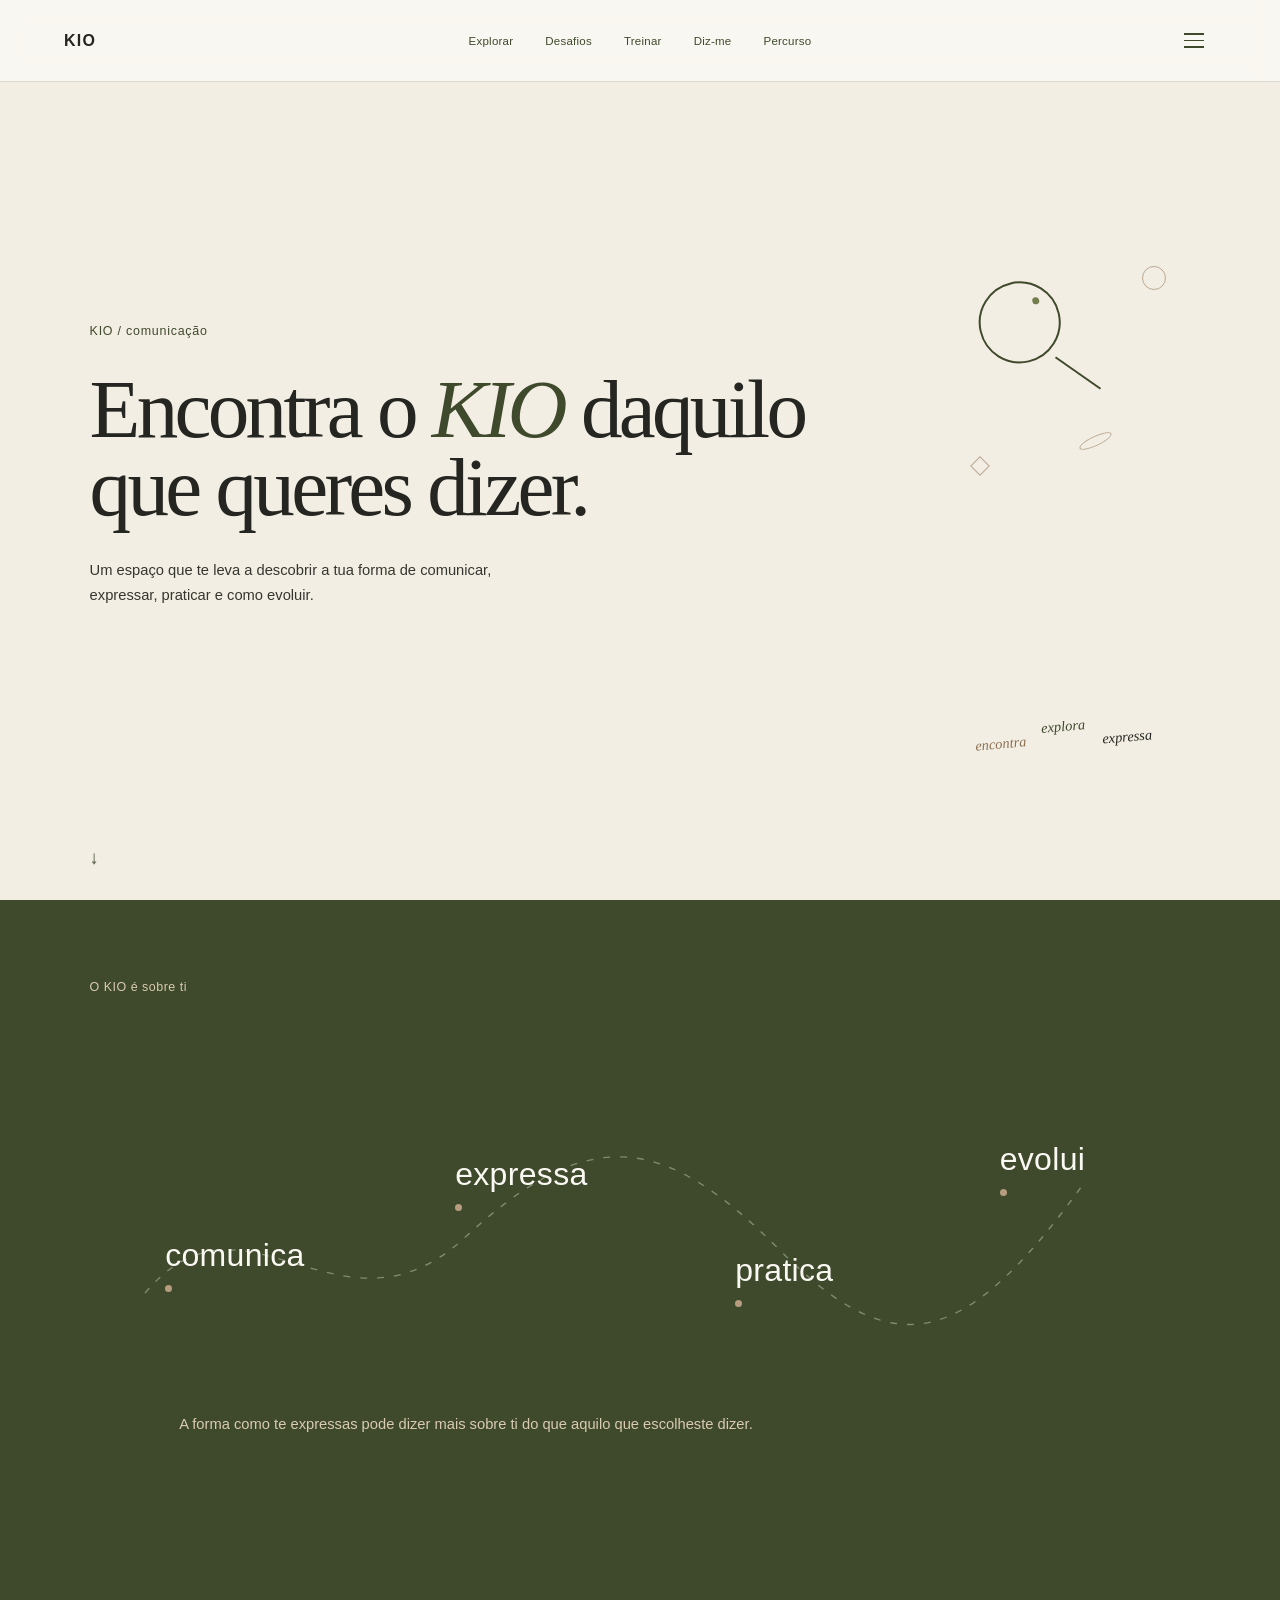
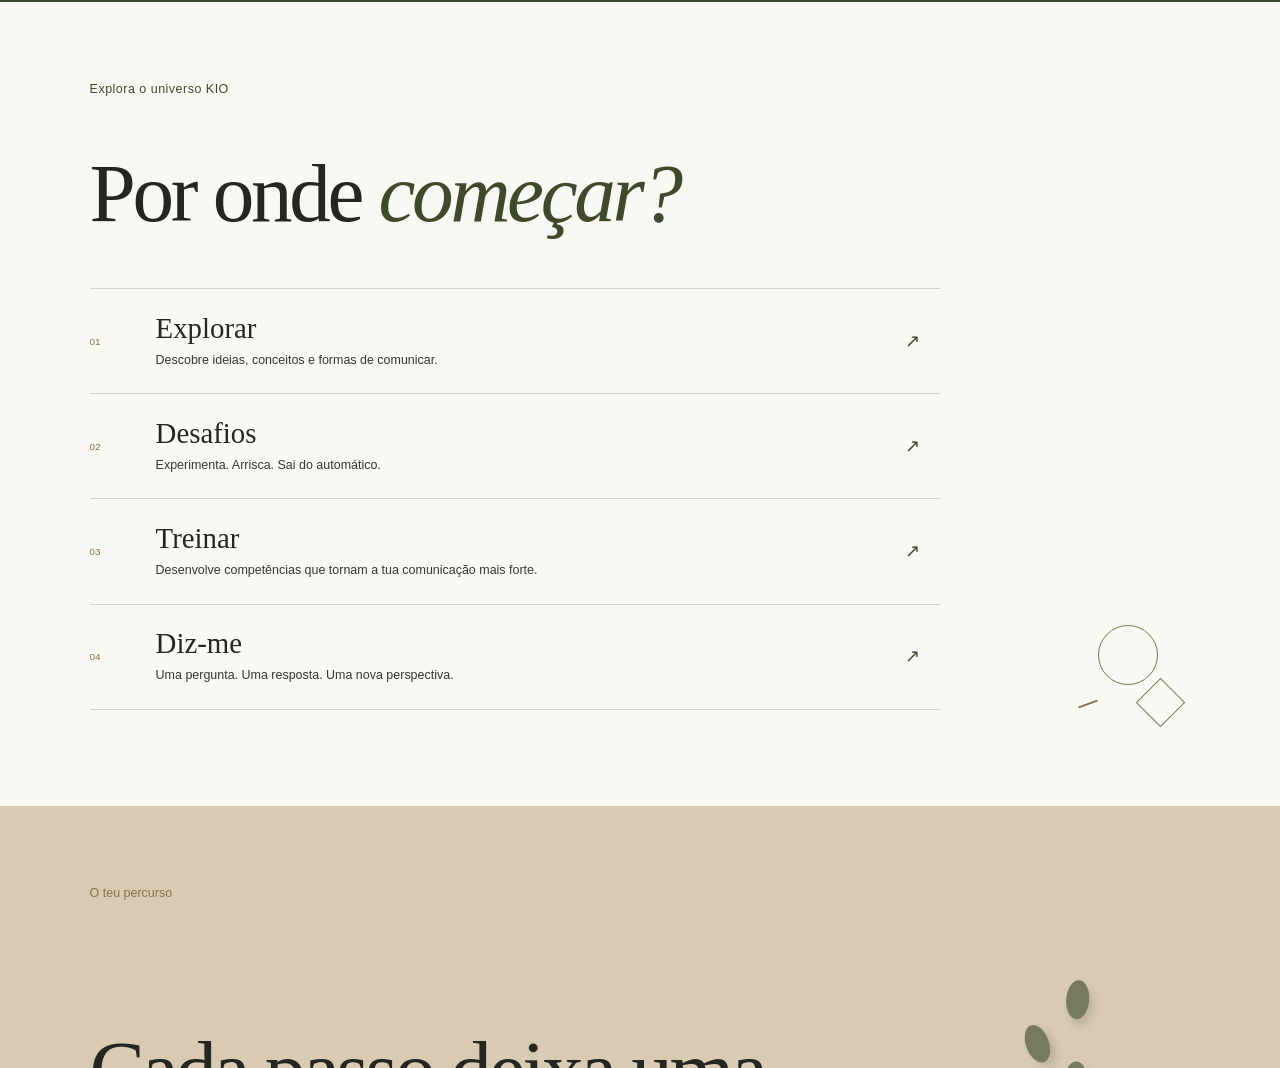
<file: index.html>
<!DOCTYPE html>
<html lang="pt-PT">
<head>
    <meta charset="UTF-8">
    <meta name="viewport" content="width=device-width, initial-scale=1.0">
    <meta http-equiv="refresh" content="0; url=pages/index.html">
    <title>KIO / Comunicação</title>
</head>
<body>
    <p>A abrir o KIO...</p>
</body>
</html>
</file>
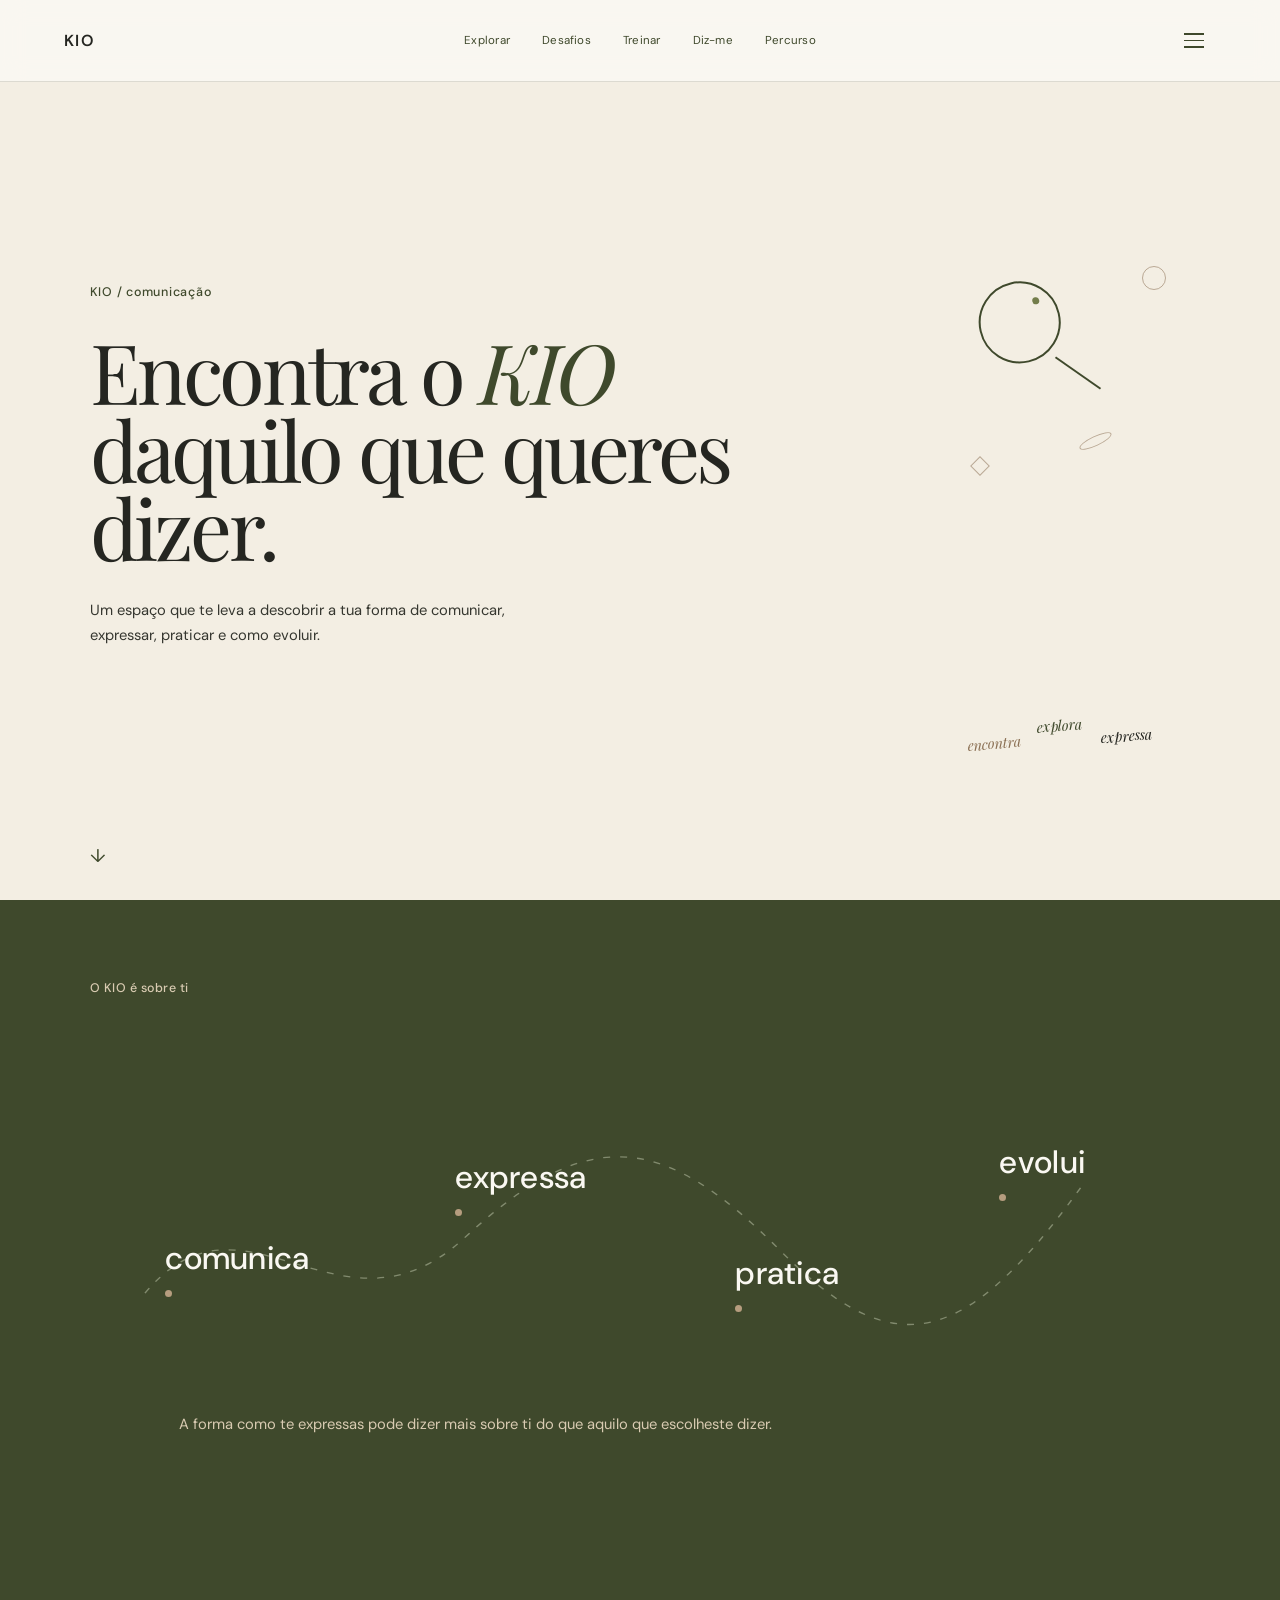
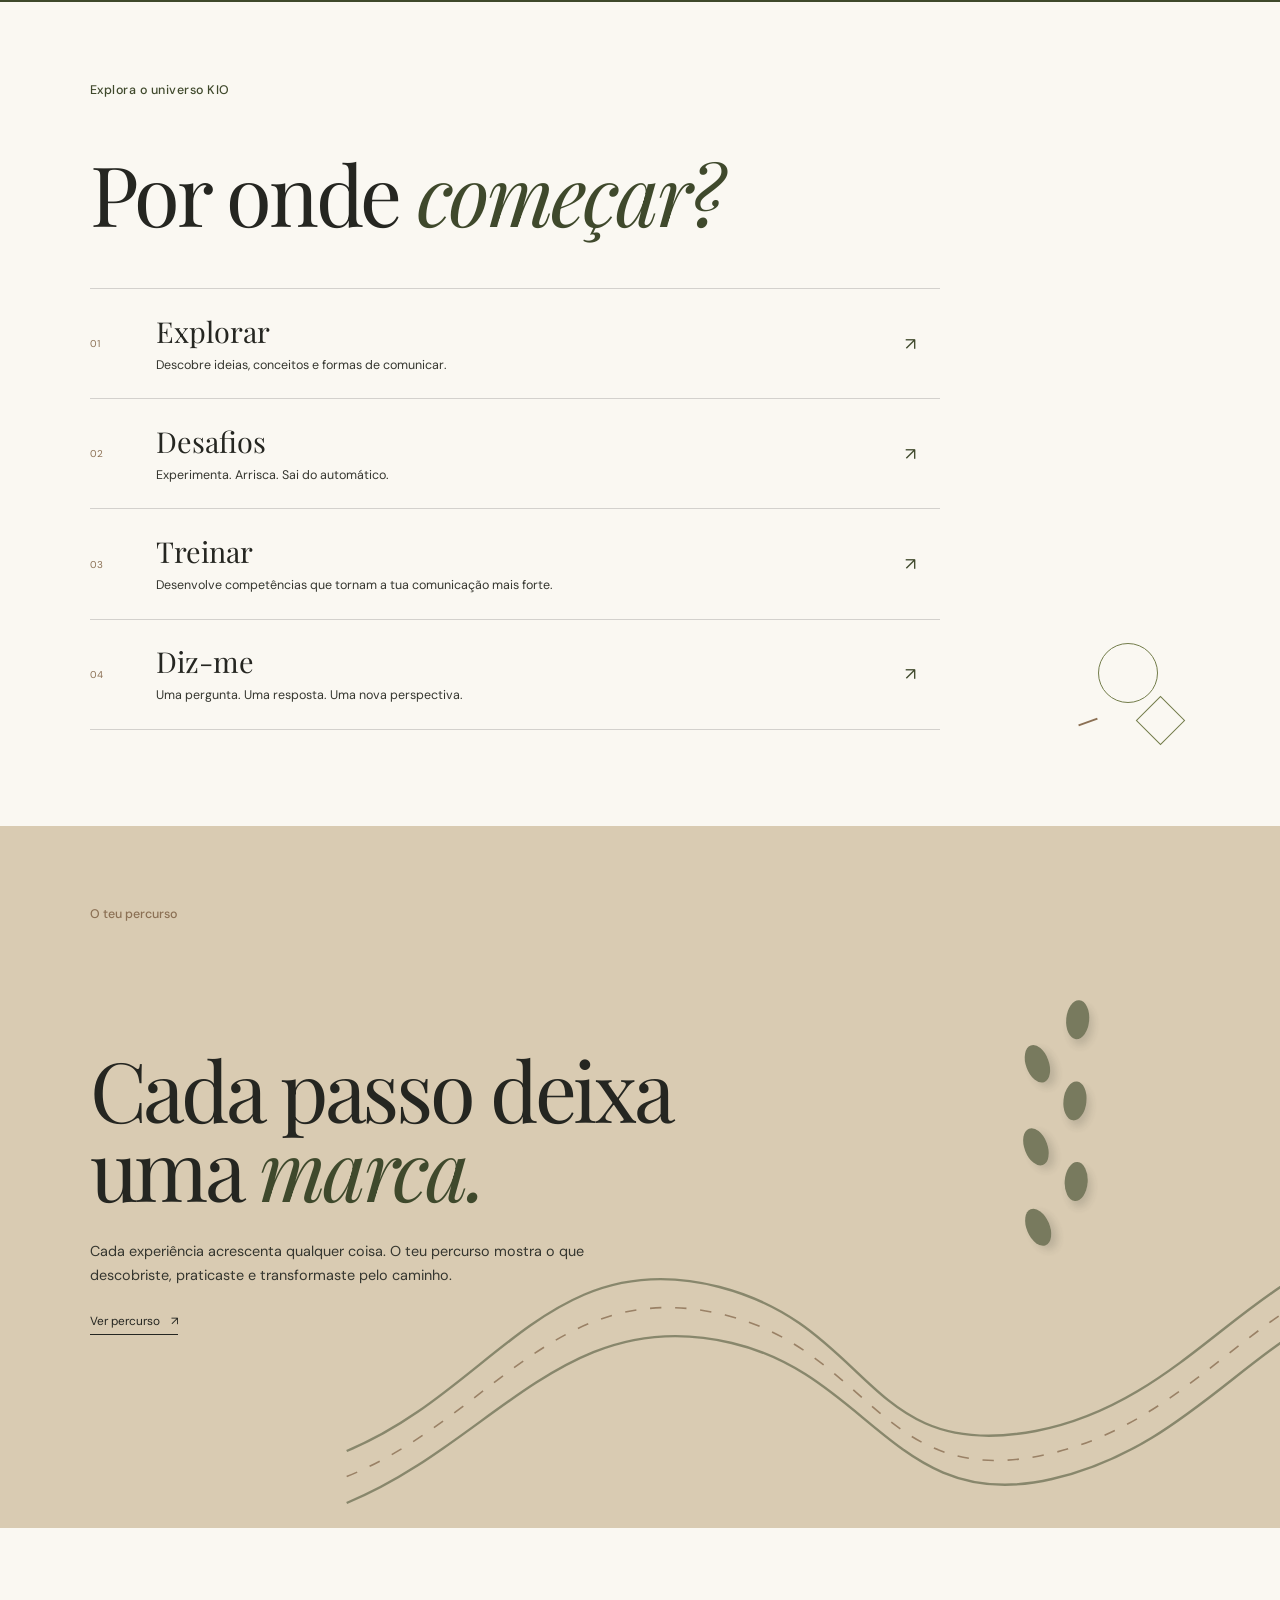
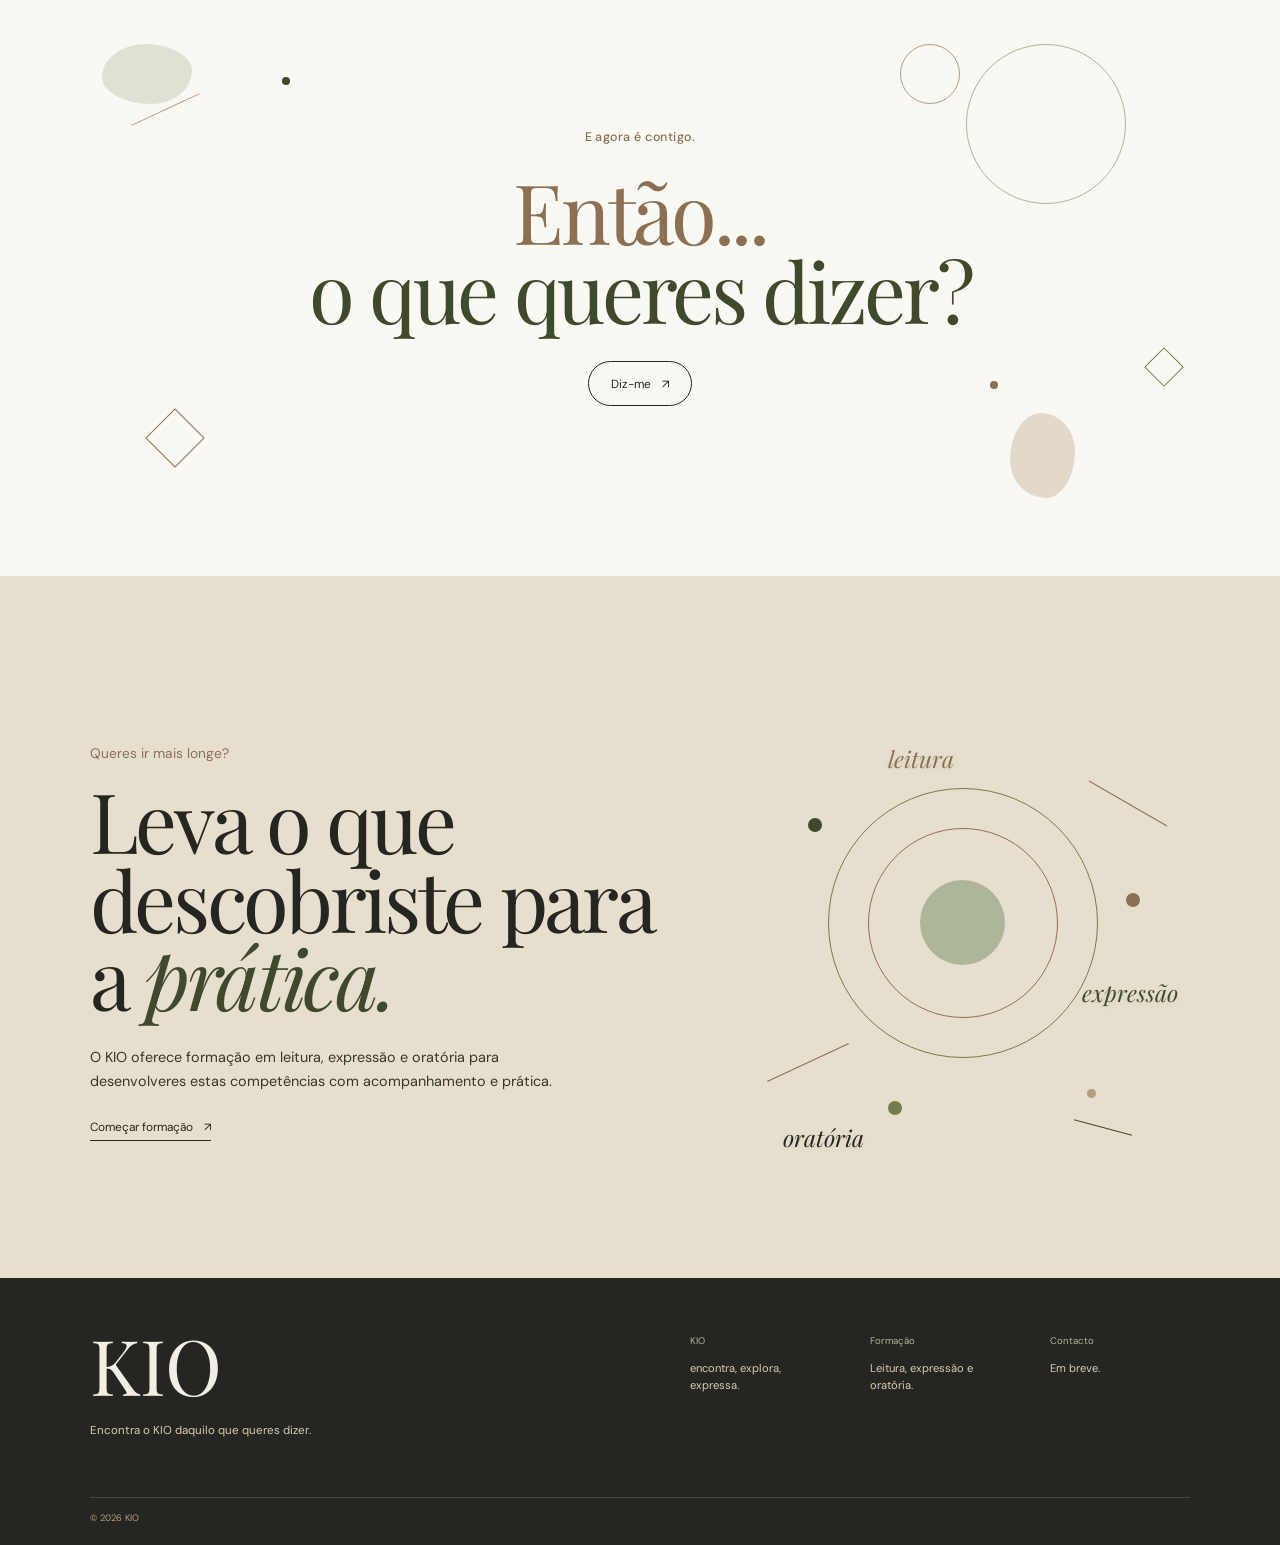
<file: pages/index.html>
<!DOCTYPE html>
<html lang="pt-PT">

<head>

    <meta charset="UTF-8">

    <meta
        name="viewport"
        content="width=device-width, initial-scale=1.0"
    >

    <meta
        name="description"
        content="KIO — Encontra o KIO daquilo que queres dizer."
    >

    <meta
        name="theme-color"
        content="#f3eee3"
    >

    <title>KIO / Comunicação</title>


    <!-- =====================================================
         FONTES
         ===================================================== -->

    <link rel="preconnect" href="https://fonts.googleapis.com">

    <link
        rel="preconnect"
        href="https://fonts.gstatic.com"
        crossorigin
    >

    <link
        href="https://fonts.googleapis.com/css2?family=DM+Sans:wght@400;500;600&family=Playfair+Display:ital,wght@0,400;0,500;1,400&display=swap"
        rel="stylesheet"
    >


    <!-- =====================================================
         CSS
         ===================================================== -->

    <link
        rel="stylesheet"
        href="../css/style.css"
    >

    <link
        rel="stylesheet"
        href="../css/responsive.css"
    >

</head>


<body>


    <!-- =====================================================
         HEADER
         ===================================================== -->

    <header
        class="site-header"
        id="siteHeader"
    >

        <!-- LOGO -->

        <a
            href="index.html"
            class="logo"
            aria-label="KIO — Início"
        >
            KIO
        </a>


        <!-- NAVEGAÇÃO PRINCIPAL -->

        <nav
            class="main-nav"
            aria-label="Navegação principal"
        >

            <a href="explorar.html">
                Explorar
            </a>

            <a href="desafios.html">
                Desafios
            </a>

            <a href="treinar.html">
                Treinar
            </a>

            <a href="diz-me.html">
                Diz-me
            </a>

            <a href="percurso.html">
                Percurso
            </a>

        </nav>


        <!-- HAMBÚRGUER -->

        <button
            class="menu-toggle"
            id="menuToggle"
            type="button"
            aria-label="Abrir menu"
            aria-expanded="false"
            aria-controls="menuOverlay"
        >

            <span></span>
            <span></span>
            <span></span>

        </button>

    </header>



    <!-- =====================================================
         JANELA DO HAMBÚRGUER
         ===================================================== -->

    <div
        class="menu-overlay"
        id="menuOverlay"
        aria-hidden="true"
    >

        <div class="menu-inner">

            <nav
                class="menu-navigation"
                aria-label="Menu KIO"
            >

                <a href="sobre.html">

                    <span>
                        01
                    </span>

                    Sobre KIO

                </a>


                <a href="formacao.html">

                    <span>
                        02
                    </span>

                    Formação

                </a>


                <a href="kio-hair.html">

                    <span>
                        03
                    </span>

                    KIO / HAIR

                </a>


                <a href="contacto.html">

                    <span>
                        04
                    </span>

                    Contacto

                </a>

            </nav>

        </div>

    </div>



    <!-- =====================================================
         CONTEÚDO PRINCIPAL
         ===================================================== -->

    <main>


        <!-- =================================================
             01 — HERO
             ================================================= -->

        <section
            class="section hero"
            id="inicio"
        >

            <div class="hero-content">

                <p class="hero-kicker">
                    KIO / comunicação
                </p>


                <h1>
                    Encontra o
                    <em>KIO</em>
                    daquilo que queres dizer.
                </h1>


                <p class="hero-description">
                    Um espaço que te leva a descobrir a tua forma
                    de comunicar, expressar, praticar e como evoluir.
                </p>

            </div>



            <!-- ELEMENTO VISUAL PRINCIPAL -->

            <div
                class="hero-visual"
                aria-hidden="true"
            >

                <div class="hero-magnifier">

                    <div class="magnifier-glass"></div>

                    <div class="magnifier-handle"></div>

                </div>


                <span class="hero-doodle doodle-one"></span>

                <span class="hero-doodle doodle-two"></span>

                <span class="hero-doodle doodle-three"></span>

            </div>



            <!-- PALAVRAS -->

            <div
                class="hero-words"
                aria-hidden="true"
            >

                <span>
                    encontra
                </span>

                <span>
                    explora
                </span>

                <span>
                    expressa
                </span>

            </div>



            <!-- SETA -->

            <div class="hero-bottom">

                <a
                    href="#about"
                    class="scroll-indicator"
                    aria-label="Descer"
                >
                    ↓
                </a>

            </div>

        </section>



        <!-- =================================================
             02 — O KIO É SOBRE TI
             ================================================= -->

        <section
            class="section about-intro"
            id="about"
        >

            <p class="about-kicker">
                O KIO é sobre ti
            </p>


            <div class="about-intro-content">


                <!-- SEQUÊNCIA VISUAL -->

                <div
                    class="communication-composition"
                    aria-label="Comunica, expressa, pratica, evolui"
                >


                    <!-- LINHA DA SEQUÊNCIA -->

                    <svg
                        class="communication-route"
                        viewBox="0 0 1000 350"
                        preserveAspectRatio="none"
                        aria-hidden="true"
                    >

                        <path
                            d="
                                M 30 230
                                C 130 90,
                                  225 300,
                                  350 165
                                S 550 45,
                                  665 180
                                S 850 295,
                                  970 100
                            "
                        ></path>

                    </svg>



                    <!-- COMUNICA -->

                    <div
                        class="communication-step step-one"
                    >

                        <span class="communication-word">
                            comunica
                        </span>

                        <span class="step-dot"></span>

                    </div>



                    <!-- EXPRESSA -->

                    <div
                        class="communication-step step-two"
                    >

                        <span class="communication-word">
                            expressa
                        </span>

                        <span class="step-dot"></span>

                    </div>



                    <!-- PRATICA -->

                    <div
                        class="communication-step step-three"
                    >

                        <span class="communication-word">
                            pratica
                        </span>

                        <span class="step-dot"></span>

                    </div>



                    <!-- EVOLUI -->

                    <div
                        class="communication-step step-four"
                    >

                        <span class="communication-word">
                            evolui
                        </span>

                        <span class="step-dot"></span>

                    </div>

                </div>



                <!-- FRASE FINAL -->

                <p class="about-reflection">
                    A forma como te expressas pode dizer mais sobre ti
                    do que aquilo que escolheste dizer.
                </p>

            </div>

        </section>



        <!-- =================================================
             03 — EXPLORA O UNIVERSO KIO
             ================================================= -->

        <section
            class="section explore-universe"
            id="explorar"
        >

            <p class="explore-kicker">
                Explora o universo KIO
            </p>


            <div class="section-heading">

                <h2>
                    Por onde
                    <em>começar?</em>
                </h2>

            </div>



            <div class="explore-list">


                <!-- 01 — EXPLORAR -->

                <a
                    href="explorar.html"
                    class="explore-item"
                >

                    <span class="explore-number">
                        01
                    </span>


                    <div class="explore-info">

                        <h3>
                            Explorar
                        </h3>

                        <p>
                            Descobre ideias, conceitos e formas de comunicar.
                        </p>

                    </div>


                    <span class="explore-arrow">
                        ↗
                    </span>

                </a>



                <!-- 02 — DESAFIOS -->

                <a
                    href="desafios.html"
                    class="explore-item"
                >

                    <span class="explore-number">
                        02
                    </span>


                    <div class="explore-info">

                        <h3>
                            Desafios
                        </h3>

                        <p>
                            Experimenta. Arrisca. Sai do automático.
                        </p>

                    </div>


                    <span class="explore-arrow">
                        ↗
                    </span>

                </a>



                <!-- 03 — TREINAR -->

                <a
                    href="treinar.html"
                    class="explore-item"
                >

                    <span class="explore-number">
                        03
                    </span>


                    <div class="explore-info">

                        <h3>
                            Treinar
                        </h3>

                        <p>
                            Desenvolve competências que tornam a tua
                            comunicação mais forte.
                        </p>

                    </div>


                    <span class="explore-arrow">
                        ↗
                    </span>

                </a>



                <!-- 04 — DIZ-ME -->

                <a
                    href="diz-me.html"
                    class="explore-item"
                >

                    <span class="explore-number">
                        04
                    </span>


                    <div class="explore-info">

                        <h3>
                            Diz-me
                        </h3>

                        <p>
                            Uma pergunta. Uma resposta.
                            Uma nova perspectiva.
                        </p>

                    </div>


                    <span class="explore-arrow">
                        ↗
                    </span>

                </a>

            </div>



            <!-- DECORAÇÃO -->

            <div
                class="explore-decoration"
                aria-hidden="true"
            >

                <span></span>

                <span></span>

                <span></span>

            </div>

        </section>



        <!-- =================================================
             04 — O TEU PERCURSO
             ================================================= -->

        <section
            class="section journey"
            id="percurso"
        >

            <p class="journey-kicker">
                O teu percurso
            </p>


            <div class="journey-content-wrapper">


                <div class="journey-heading">

                    <h2>
                        Cada passo deixa uma
                        <em>marca.</em>
                    </h2>

                </div>


                <div class="journey-content">

                    <p>
                        Cada experiência acrescenta qualquer coisa.
                        O teu percurso mostra o que descobriste,
                        praticaste e transformaste pelo caminho.
                    </p>


                    <a
                        href="percurso.html"
                        class="text-button"
                    >

                        Ver percurso

                        <span>
                            ↗
                        </span>

                    </a>

                </div>

            </div>



            <!-- ESTRADA -->

            <div
                class="journey-path"
                aria-hidden="true"
            >

                <svg
                    class="journey-road"
                    viewBox="0 0 1200 400"
                    preserveAspectRatio="none"
                >

                    <path
                        class="road-edge road-edge-one"
                        d="
                            M -30 330
                            C 150 255,
                              220 70,
                              430 125
                            C 620 175,
                              610 345,
                              820 305
                            C 1000 270,
                              1080 110,
                              1230 75
                        "
                    ></path>


                    <path
                        class="road-edge road-edge-two"
                        d="
                            M -30 395
                            C 150 320,
                              240 145,
                              445 195
                            C 615 235,
                              650 410,
                              840 365
                            C 1015 325,
                              1095 175,
                              1230 140
                        "
                    ></path>


                    <path
                        class="road-center"
                        d="
                            M -30 362
                            C 150 288,
                              230 108,
                              437 160
                            C 615 205,
                              630 378,
                              830 335
                            C 1005 298,
                              1085 145,
                              1230 108
                        "
                    ></path>

                </svg>

            </div>



            <!-- PEGADAS FORA DA ESTRADA -->

            <div
                class="footprints"
                aria-hidden="true"
            >

                <span class="footprint footprint-one"></span>

                <span class="footprint footprint-two"></span>

                <span class="footprint footprint-three"></span>

                <span class="footprint footprint-four"></span>

                <span class="footprint footprint-five"></span>

                <span class="footprint footprint-six"></span>

            </div>

        </section>



        <!-- =================================================
             05 — ENTÃO... O QUE QUERES DIZER?
             ================================================= -->

        <section
            class="section say-section"
            id="diz-me-responder"
        >

            <div class="say-content">

                <p class="eyebrow">
                    E agora é contigo.
                </p>


                <h2>

                    <span class="say-first">
                        Então...
                    </span>

                    <br>

                    <span class="say-second">
                        o que queres dizer?
                    </span>

                </h2>


                <a
                    href="diz-me-responder.html"
                    class="say-button"
                >

                    Diz-me

                    <span>
                        ↗
                    </span>

                </a>

            </div>



            <!-- FORMAS ORGÂNICAS -->

            <div
                class="say-decoration"
                aria-hidden="true"
            >

                <span class="say-circle"></span>

                <span class="say-circle say-circle-small"></span>

                <span class="say-shape"></span>

                <span class="say-shape say-shape-two"></span>

                <span class="say-line"></span>

                <span class="say-blob say-blob-one"></span>

                <span class="say-blob say-blob-two"></span>

                <span class="say-dot say-dot-one"></span>

                <span class="say-dot say-dot-two"></span>

            </div>

        </section>



        <!-- =================================================
             06 — FORMAÇÃO
             ================================================= -->

        <section
            class="section formation-section"
            id="formacao"
        >

            <div class="formation-content">

                <p class="formation-question">
                    Queres ir mais longe?
                </p>


                <h2>
                    Leva o que descobriste
                    para a
                    <em>prática.</em>
                </h2>


                <p class="formation-description">
                    O KIO oferece formação em leitura, expressão
                    e oratória para desenvolveres estas competências
                    com acompanhamento e prática.
                </p>


                <a
                    href="formacao.html"
                    class="text-button"
                >

                    Começar formação

                    <span>
                        ↗
                    </span>

                </a>

            </div>



            <!-- UNIVERSO VISUAL ANIMADO -->

            <div
                class="formation-visual"
                aria-hidden="true"
            >

                <span
                    class="moving-circle circle-large"
                ></span>


                <span
                    class="moving-circle circle-medium"
                ></span>


                <span
                    class="moving-circle circle-small"
                ></span>


                <span
                    class="moving-ball ball-one"
                ></span>


                <span
                    class="moving-ball ball-two"
                ></span>


                <span
                    class="moving-ball ball-three"
                ></span>


                <span
                    class="moving-ball ball-four"
                ></span>


                <span
                    class="moving-line line-one"
                ></span>


                <span
                    class="moving-line line-two"
                ></span>


                <span
                    class="moving-line line-three"
                ></span>


                <span
                    class="floating-word word-leitura"
                >
                    leitura
                </span>


                <span
                    class="floating-word word-expressao"
                >
                    expressão
                </span>


                <span
                    class="floating-word word-oratoria"
                >
                    oratória
                </span>

            </div>

        </section>



        <!-- =================================================
             07 — ESPAÇO FUTURO
             ================================================= -->

        <section
            class="future-section"
            id="kio-hair"
            aria-hidden="true"
        >

            <span>
                KIO / HAIR
            </span>

        </section>

    </main>



    <!-- =====================================================
         FOOTER
         ===================================================== -->

    <footer
        class="site-footer"
        id="contacto"
    >

        <div class="footer-main">


            <!-- KIO -->

            <div class="footer-brand">

                <h2>
                    KIO
                </h2>


                <p>
                    Encontra o KIO daquilo que queres dizer.
                </p>

            </div>



            <!-- INFORMAÇÕES -->

            <div class="footer-information">


                <div class="footer-column">

                    <span class="footer-label">
                        KIO
                    </span>

                    <p>
                        encontra, explora, expressa.
                    </p>

                </div>


                <div class="footer-column">

                    <span class="footer-label">
                        Formação
                    </span>

                    <p>
                        Leitura, expressão e oratória.
                    </p>

                </div>


                <div class="footer-column">

                    <span class="footer-label">
                        Contacto
                    </span>

                    <p>
                        Em breve.
                    </p>

                </div>

            </div>

        </div>



        <div class="footer-bottom">

            <span>
                © 2026 KIO
            </span>

        </div>

    </footer>



    <!-- =====================================================
         JAVASCRIPT
         ===================================================== -->

    <script
        src="../js/main.js"
        defer
    ></script>


</body>

</html>
</file>
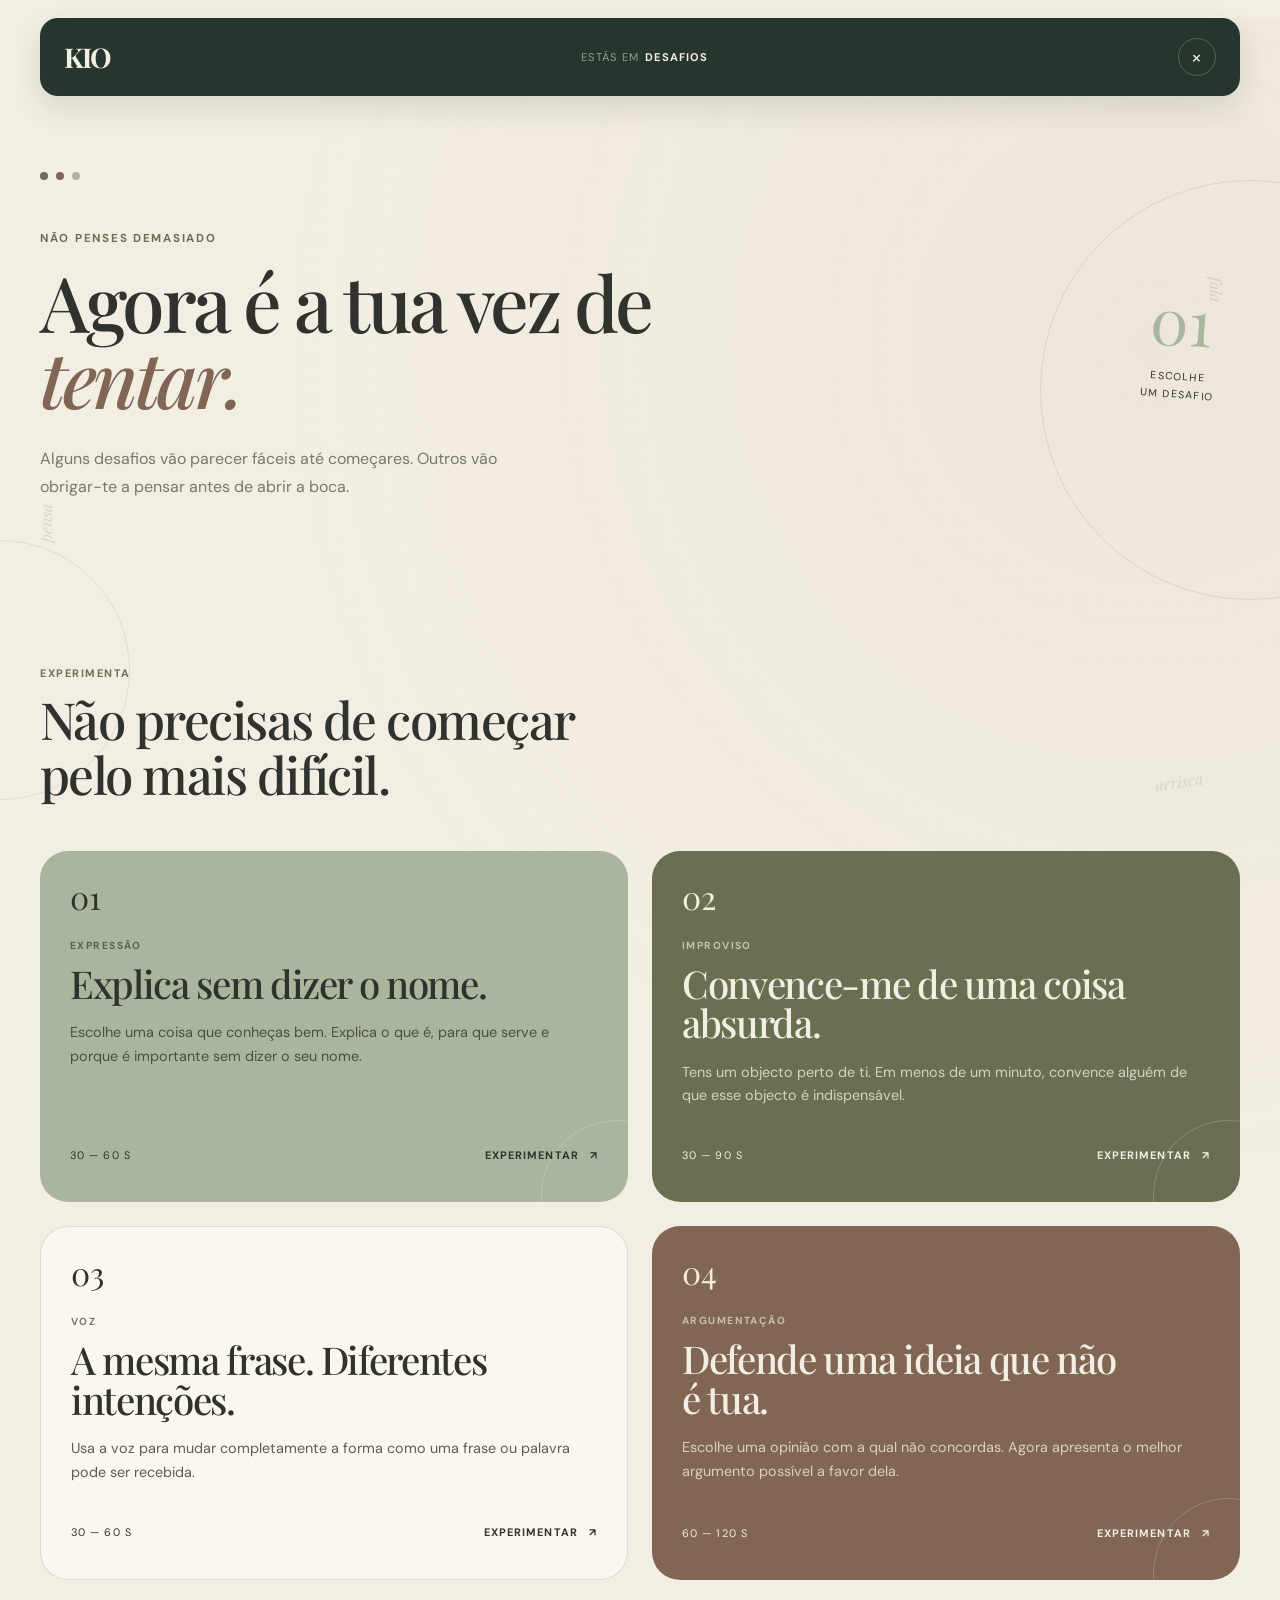
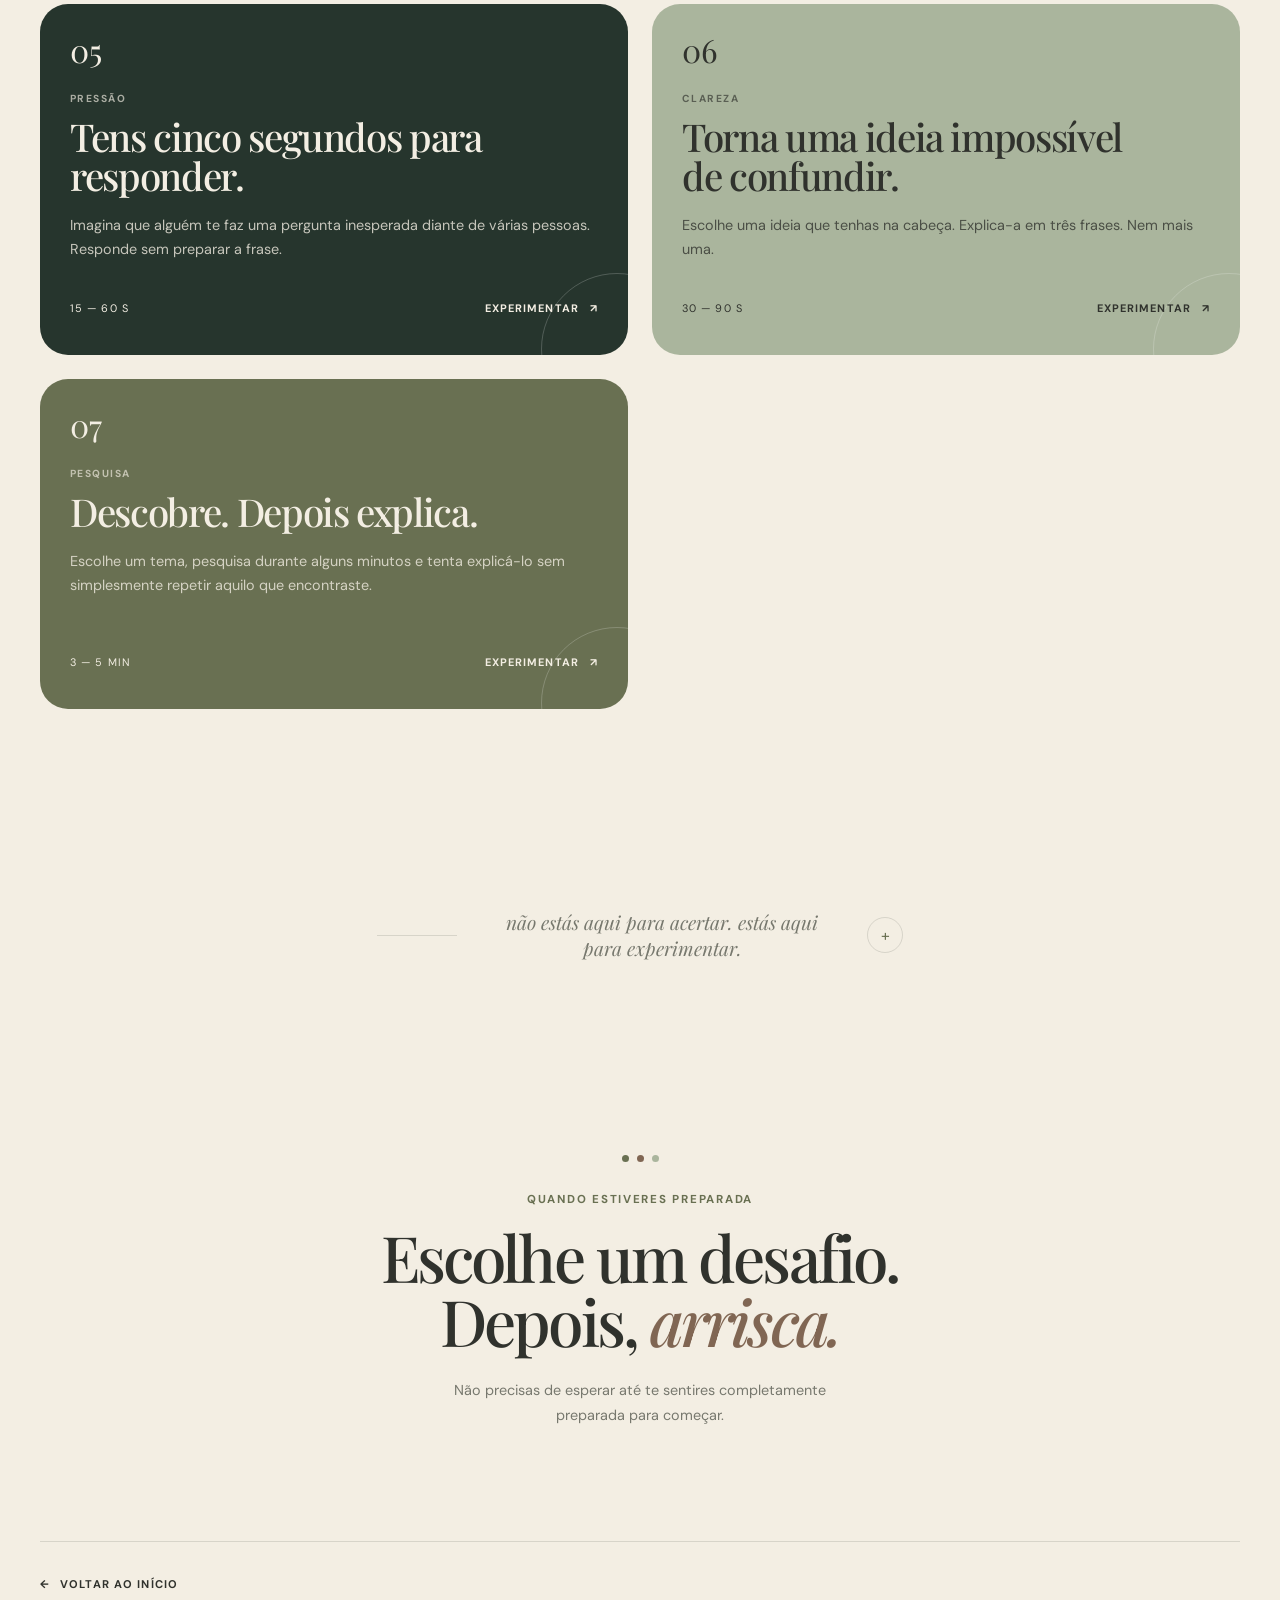
<file: pages/desafios.html>
<!DOCTYPE html>
<html lang="pt-PT">

<head>

    <meta charset="UTF-8">

    <meta
        name="viewport"
        content="width=device-width, initial-scale=1.0"
    >

    <meta
        name="description"
        content="KIO — Desafios para experimentar, falar, improvisar e comunicar."
    >

    <meta
        name="theme-color"
        content="#26352d"
    >

    <title>KIO — Desafios</title>


    <!-- =====================================================
         FONTES
         ===================================================== -->

    <link rel="preconnect" href="https://fonts.googleapis.com">

    <link
        rel="preconnect"
        href="https://fonts.gstatic.com"
        crossorigin
    >

    <link
        href="https://fonts.googleapis.com/css2?family=DM+Sans:wght@400;500;600;700&family=Playfair+Display:ital,wght@400;500;600;700&display=swap"
        rel="stylesheet"
    >


    <!-- =====================================================
         CSS
         ===================================================== -->

    <link
        rel="stylesheet"
        href="../css/desafios.css"
    >

</head>


<body class="desafios-page">


    <!-- =====================================================
         ELEMENTOS DECORATIVOS
         ===================================================== -->

    <div
        class="desafios-noise"
        aria-hidden="true"
    ></div>


    <div
        class="visual-orbit orbit-one"
        aria-hidden="true"
    ></div>


    <div
        class="visual-orbit orbit-two"
        aria-hidden="true"
    ></div>


    <span
        class="floating-word word-um"
        aria-hidden="true"
    >
        fala
    </span>


    <span
        class="floating-word word-dois"
        aria-hidden="true"
    >
        pensa
    </span>


    <span
        class="floating-word word-tres"
        aria-hidden="true"
    >
        arrisca
    </span>



    <!-- =====================================================
         CABEÇALHO
         ===================================================== -->

    <header class="challenge-header">

        <a
            href="../index.html"
            class="challenge-logo"
            aria-label="Voltar ao início"
        >
            KIO
        </a>


        <div class="challenge-location">

            <span>estás em</span>

            <strong>desafios</strong>

        </div>


        <a
            href="../index.html"
            class="challenge-close"
            aria-label="Voltar ao início"
        >
            ×
        </a>

    </header>



    <!-- =====================================================
         CONTEÚDO PRINCIPAL
         ===================================================== -->

    <main>


        <!-- =================================================
             INTRODUÇÃO
             ================================================= -->

        <section class="challenge-intro">

            <div
                class="intro-line"
                aria-hidden="true"
            >

                <span></span>
                <span></span>
                <span></span>

            </div>


            <div class="intro-main">

                <span class="challenge-kicker">
                    não penses demasiado
                </span>


                <h1>
                    Agora é a tua vez
                    de <em>tentar.</em>
                </h1>


                <p>
                    Alguns desafios vão parecer fáceis até começares.
                    Outros vão obrigar-te a pensar antes de abrir a boca.
                </p>

            </div>


            <div class="intro-side">

                <div class="side-number">
                    01
                </div>

                <div class="side-text">
                    escolhe
                    <br>
                    um desafio
                </div>

            </div>

        </section>



        <!-- =================================================
             SELECÇÃO DOS DESAFIOS
             ================================================= -->

        <section class="challenge-selection">

            <div class="selection-heading">

                <span>
                    experimenta
                </span>


                <h2>
                    Não precisas
                    de começar pelo mais difícil.
                </h2>

            </div>



            <div class="challenge-list">


                <!-- DESAFIO 01 -->

                <article
                    class="challenge-card challenge-card-sage"
                    data-challenge="0"
                >

                    <div class="card-number">
                        01
                    </div>


                    <div class="card-type">
                        expressão
                    </div>


                    <h3>
                        Explica sem dizer
                        o nome.
                    </h3>


                    <p>
                        Escolhe uma coisa que conheças bem.
                        Explica o que é, para que serve e porque
                        é importante sem dizer o seu nome.
                    </p>


                    <div class="card-bottom">

                        <span>
                            30 — 60 s
                        </span>


                        <button
                            type="button"
                            class="choose-challenge"
                        >
                            experimentar
                            <span>↗</span>
                        </button>

                    </div>

                </article>



                <!-- DESAFIO 02 -->

                <article
                    class="challenge-card challenge-card-olive"
                    data-challenge="1"
                >

                    <div class="card-number">
                        02
                    </div>


                    <div class="card-type">
                        improviso
                    </div>


                    <h3>
                        Convence-me
                        de uma coisa absurda.
                    </h3>


                    <p>
                        Tens um objecto perto de ti.
                        Em menos de um minuto, convence alguém
                        de que esse objecto é indispensável.
                    </p>


                    <div class="card-bottom">

                        <span>
                            30 — 90 s
                        </span>


                        <button
                            type="button"
                            class="choose-challenge"
                        >
                            experimentar
                            <span>↗</span>
                        </button>

                    </div>

                </article>



                <!-- DESAFIO 03 -->

                <article
                    class="challenge-card challenge-card-cream"
                    data-challenge="2"
                >

                    <div class="card-number">
                        03
                    </div>


                    <div class="card-type">
                        voz
                    </div>


                    <h3>
                        A mesma frase.
                        Diferentes intenções.
                    </h3>


                    <p>
                        Usa a voz para mudar completamente
                        a forma como uma frase ou palavra
                        pode ser recebida.
                    </p>


                    <div class="card-bottom">

                        <span>
                            30 — 60 s
                        </span>


                        <button
                            type="button"
                            class="choose-challenge"
                        >
                            experimentar
                            <span>↗</span>
                        </button>

                    </div>

                </article>



                <!-- DESAFIO 04 -->

                <article
                    class="challenge-card challenge-card-brown"
                    data-challenge="3"
                >

                    <div class="card-number">
                        04
                    </div>


                    <div class="card-type">
                        argumentação
                    </div>


                    <h3>
                        Defende uma ideia
                        que não é tua.
                    </h3>


                    <p>
                        Escolhe uma opinião com a qual não concordas.
                        Agora apresenta o melhor argumento possível
                        a favor dela.
                    </p>


                    <div class="card-bottom">

                        <span>
                            60 — 120 s
                        </span>


                        <button
                            type="button"
                            class="choose-challenge"
                        >
                            experimentar
                            <span>↗</span>
                        </button>

                    </div>

                </article>



                <!-- DESAFIO 05 -->

                <article
                    class="challenge-card challenge-card-dark"
                    data-challenge="4"
                >

                    <div class="card-number">
                        05
                    </div>


                    <div class="card-type">
                        pressão
                    </div>


                    <h3>
                        Tens cinco segundos
                        para responder.
                    </h3>


                    <p>
                        Imagina que alguém te faz uma pergunta
                        inesperada diante de várias pessoas.
                        Responde sem preparar a frase.
                    </p>


                    <div class="card-bottom">

                        <span>
                            15 — 60 s
                        </span>


                        <button
                            type="button"
                            class="choose-challenge"
                        >
                            experimentar
                            <span>↗</span>
                        </button>

                    </div>

                </article>



                <!-- DESAFIO 06 -->

                <article
                    class="challenge-card challenge-card-sage"
                    data-challenge="5"
                >

                    <div class="card-number">
                        06
                    </div>


                    <div class="card-type">
                        clareza
                    </div>


                    <h3>
                        Torna uma ideia
                        impossível de confundir.
                    </h3>


                    <p>
                        Escolhe uma ideia que tenhas na cabeça.
                        Explica-a em três frases. Nem mais uma.
                    </p>


                    <div class="card-bottom">

                        <span>
                            30 — 90 s
                        </span>


                        <button
                            type="button"
                            class="choose-challenge"
                        >
                            experimentar
                            <span>↗</span>
                        </button>

                    </div>

                </article>



                <!-- DESAFIO 07 -->

                <article
                    class="challenge-card challenge-card-olive"
                    data-challenge="6"
                >

                    <div class="card-number">
                        07
                    </div>


                    <div class="card-type">
                        pesquisa
                    </div>


                    <h3>
                        Descobre.
                        Depois explica.
                    </h3>


                    <p>
                        Escolhe um tema, pesquisa durante alguns minutos
                        e tenta explicá-lo sem simplesmente repetir
                        aquilo que encontraste.
                    </p>


                    <div class="card-bottom">

                        <span>
                            3 — 5 min
                        </span>


                        <button
                            type="button"
                            class="choose-challenge"
                        >
                            experimentar
                            <span>↗</span>
                        </button>

                    </div>

                </article>


            </div>

        </section>



        <!-- =================================================
             ÁREA DO DESAFIO
             ================================================= -->

        <section
            class="challenge-workspace"
            id="challengeWorkspace"
            aria-hidden="true"
        >


            <div class="workspace-top">

                <span class="workspace-label">
                    desafio escolhido
                </span>


                <button
                    type="button"
                    class="workspace-close"
                    id="closeChallenge"
                >
                    fechar ×
                </button>

            </div>



            <div class="workspace-content">


                <!-- TEXTO -->

                <div class="challenge-prompt-area">

                    <span
                        class="active-type"
                        id="activeType"
                    >
                        expressão
                    </span>


                    <h2 id="activeTitle">
                        Explica sem dizer o nome.
                    </h2>


                    <p id="activeDescription">
                        Escolhe uma coisa que conheças bem.
                        Explica o que é, para que serve e porque
                        é importante sem dizer o seu nome.
                    </p>


                    <div class="challenge-rule">

                        <span class="rule-symbol">
                            ◇
                        </span>


                        <span id="activeRule">
                            O objectivo não é falar depressa.
                            É conseguir fazer a outra pessoa perceber.
                        </span>

                    </div>



                    <!-- SUGESTÕES -->

                    <div class="challenge-suggestions">

                        <div class="suggestions-heading">

                            <span>
                                sugestões KIO
                            </span>


                            <button
                                type="button"
                                id="toggleSuggestions"
                                aria-expanded="false"
                            >
                                ver sugestões
                            </button>

                        </div>


                        <div
                            class="suggestions-content"
                            id="suggestionsContent"
                        ></div>

                    </div>

                </div>



                <!-- CRONÓMETRO -->

                <div class="timer-area">

                    <div class="timer-label">
                        tempo
                    </div>


                    <div
                        class="timer-display"
                        id="timerDisplay"
                    >
                        00:30
                    </div>


                    <div class="timer-controls">

                        <label for="timeSelect">
                            duração
                        </label>


                        <select id="timeSelect">

                            <option value="15">
                                15 segundos
                            </option>

                            <option value="30" selected>
                                30 segundos
                            </option>

                            <option value="45">
                                45 segundos
                            </option>

                            <option value="60">
                                1 minuto
                            </option>

                            <option value="90">
                                1 minuto e 30
                            </option>

                            <option value="120">
                                2 minutos
                            </option>

                            <option value="180">
                                3 minutos
                            </option>

                            <option value="240">
                                4 minutos
                            </option>

                            <option value="300">
                                5 minutos
                            </option>

                        </select>

                    </div>


                    <div class="timer-buttons">

                        <button
                            type="button"
                            id="startTimer"
                            class="timer-start"
                        >
                            começar
                        </button>


                        <button
                            type="button"
                            id="pauseTimer"
                            class="timer-secondary"
                        >
                            pausar
                        </button>


                        <button
                            type="button"
                            id="resetTimer"
                            class="timer-secondary"
                        >
                            reiniciar
                        </button>

                    </div>

                </div>

            </div>



            <!-- =================================================
                 RESULTADO
                 ================================================= -->

            <div
                class="challenge-result"
                id="challengeResult"
            >

                <span>
                    terminou?
                </span>


                <h3>
                    Como correu?
                </h3>


                <div class="result-options">

                    <button type="button">
                        consegui facilmente
                    </button>


                    <button type="button">
                        tive alguma dificuldade
                    </button>


                    <button type="button">
                        bloqueei
                    </button>


                    <button type="button">
                        quero tentar outra vez
                    </button>

                </div>


                <div class="kio-feedback">

                    <span>
                        KIO diz
                    </span>


                    <p id="feedbackText">
                        A dificuldade também faz parte do treino.
                        O importante é perceberes onde sentiste
                        mais resistência.
                    </p>

                </div>

            </div>

        </section>



        <!-- =================================================
             PAUSA VISUAL
             ================================================= -->

        <section class="visual-pause">

            <div class="pause-line"></div>


            <p>
                não estás aqui para acertar.
                estás aqui para experimentar.
            </p>


            <div class="pause-symbol">
                +
            </div>

        </section>



        <!-- =================================================
             FINAL
             ================================================= -->

        <section class="challenge-final">

            <div class="final-decoration">

                <span></span>
                <span></span>
                <span></span>

            </div>


            <span class="challenge-kicker">
                quando estiveres preparada
            </span>


            <h2>
                Escolhe um desafio.
                <br>
                Depois,
                <em>arrisca.</em>
            </h2>


            <p>
                Não precisas de esperar até te sentires
                completamente preparada para começar.
            </p>

        </section>



        <!-- =================================================
             VOLTAR
             ================================================= -->

        <section class="challenge-back">

            <a href="../index.html">

                <span>←</span>

                voltar ao início

            </a>

        </section>

    </main>



    <!-- =====================================================
         JAVASCRIPT
         ===================================================== -->

    <script src="../js/desafios.js"></script>

</body>

</html>
</file>
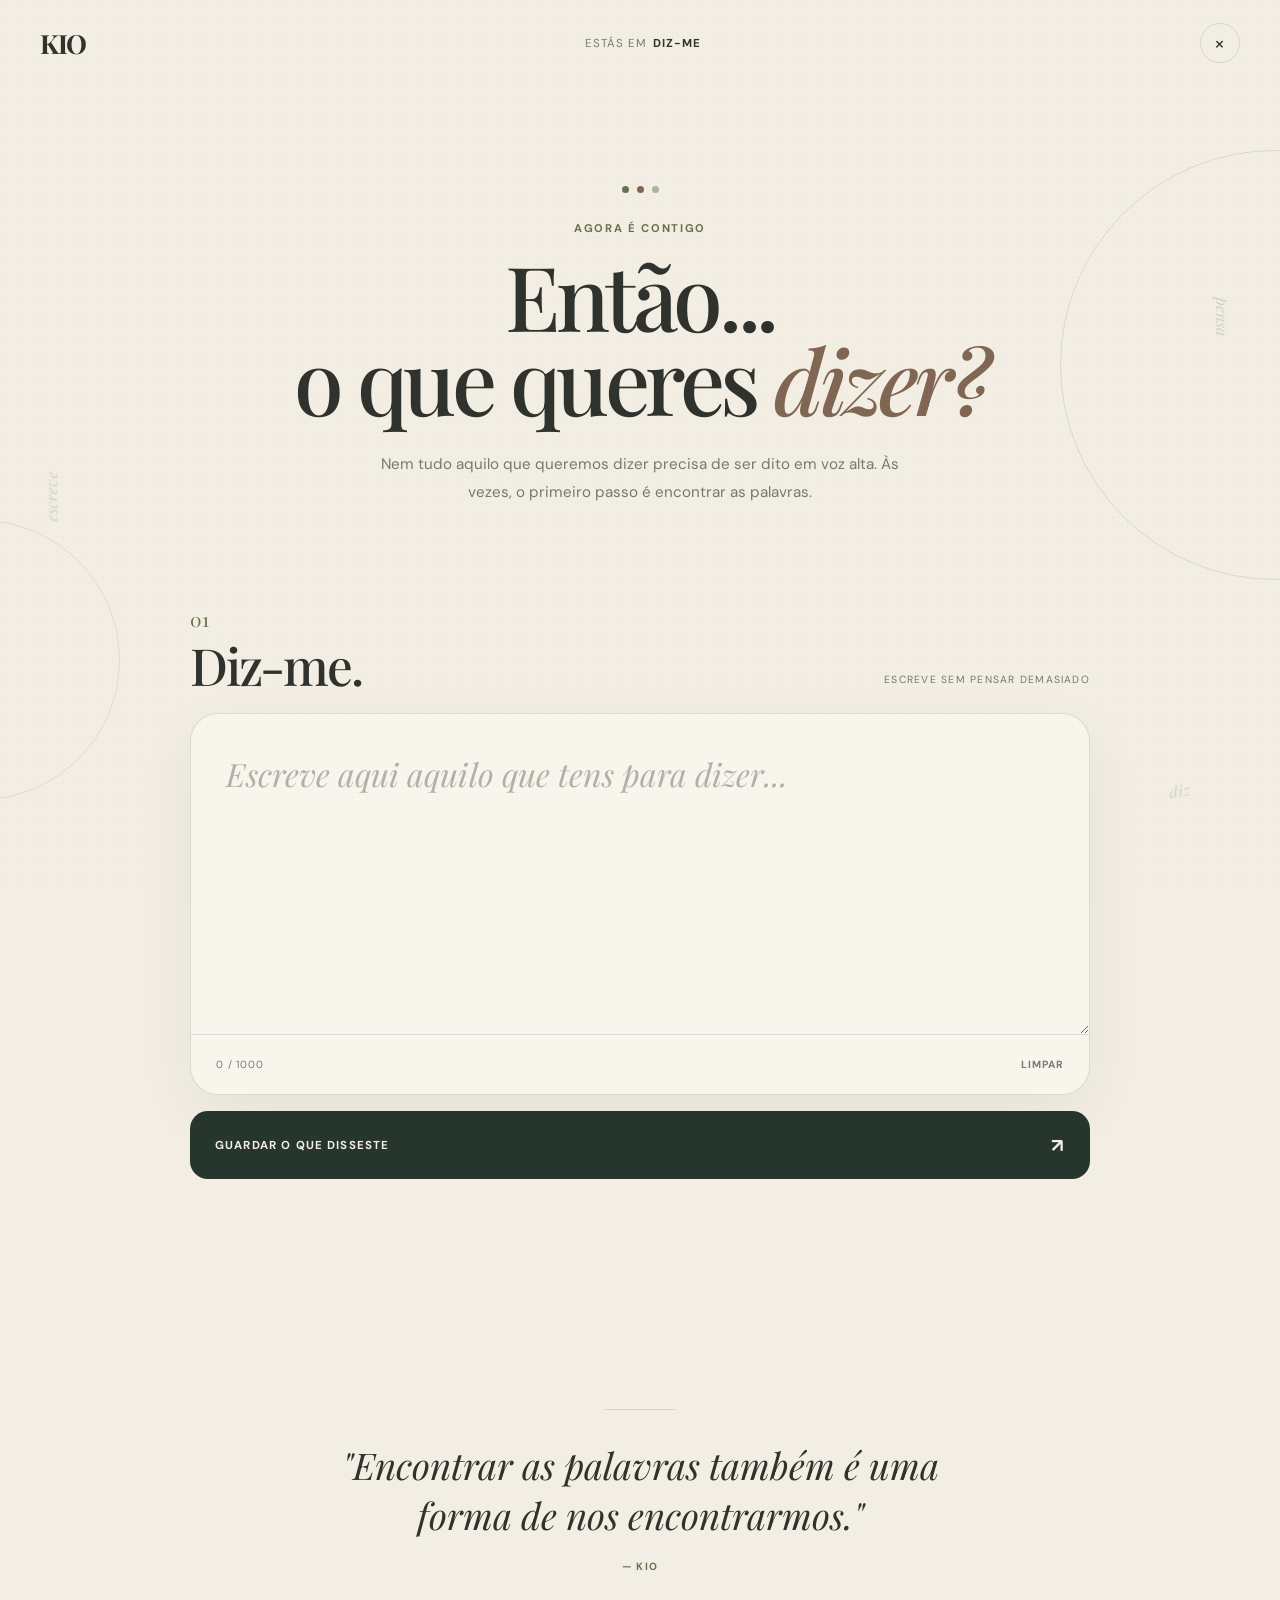
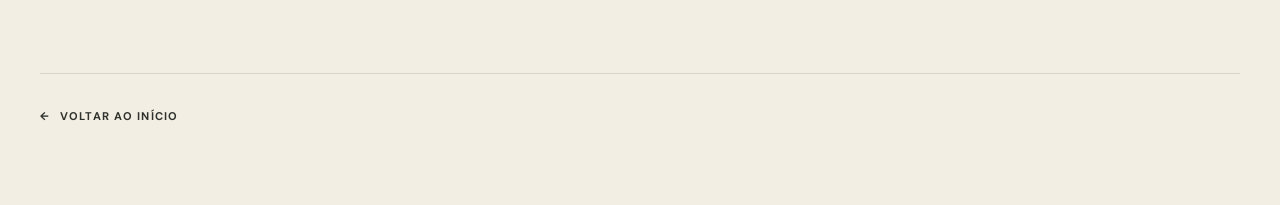
<file: pages/diz-me-responder.html>
<!DOCTYPE html>
<html lang="pt-PT">

<head>

    <meta charset="UTF-8">

    <meta
        name="viewport"
        content="width=device-width, initial-scale=1.0"
    >

    <meta
        name="description"
        content="KIO — Diz-me o que queres dizer."
    >

    <meta
        name="theme-color"
        content="#26352d"
    >

    <title>KIO — Diz-me</title>


    <!-- =====================================================
         FONTES
         ===================================================== -->

    <link rel="preconnect" href="https://fonts.googleapis.com">

    <link
        rel="preconnect"
        href="https://fonts.gstatic.com"
        crossorigin
    >

    <link
        href="https://fonts.googleapis.com/css2?family=DM+Sans:wght@400;500;600;700&family=Playfair+Display:ital,wght@400;500;600;700&display=swap"
        rel="stylesheet"
    >


    <!-- =====================================================
         CSS DESTA PÁGINA
         ===================================================== -->

    <link
        rel="stylesheet"
        href="../css/diz-me-responder.css"
    >

</head>


<body class="diz-me-responder-page">


    <!-- =====================================================
         TEXTURA
         ===================================================== -->

    <div
        class="diz-noise"
        aria-hidden="true"
    ></div>


    <!-- =====================================================
         ELEMENTOS DECORATIVOS
         ===================================================== -->

    <div
        class="diz-orbit diz-orbit-one"
        aria-hidden="true"
    ></div>

    <div
        class="diz-orbit diz-orbit-two"
        aria-hidden="true"
    ></div>


    <span
        class="diz-floating-word word-one"
        aria-hidden="true"
    >
        pensa
    </span>

    <span
        class="diz-floating-word word-two"
        aria-hidden="true"
    >
        escreve
    </span>

    <span
        class="diz-floating-word word-three"
        aria-hidden="true"
    >
        diz
    </span>


    <!-- =====================================================
         CABEÇALHO
         ===================================================== -->

    <header class="diz-header">

        <a
            href="../index.html"
            class="diz-logo"
            aria-label="Voltar ao início"
        >
            KIO
        </a>


        <div class="diz-location">

            <span>estás em</span>

            <strong>Diz-me</strong>

        </div>


        <a
            href="../index.html"
            class="diz-close"
            aria-label="Voltar ao início"
        >
            ×
        </a>

    </header>


    <!-- =====================================================
         CONTEÚDO PRINCIPAL
         ===================================================== -->

    <main>


        <!-- =================================================
             INTRODUÇÃO
             ================================================= -->

        <section class="diz-intro">

            <div class="intro-decoration">

                <span></span>
                <span></span>
                <span></span>

            </div>


            <span class="diz-kicker">
                agora é contigo
            </span>


            <h1>
                Então...
                <br>
                o que queres <em>dizer?</em>
            </h1>


            <p>
                Nem tudo aquilo que queremos dizer
                precisa de ser dito em voz alta.
                Às vezes, o primeiro passo é
                encontrar as palavras.
            </p>

        </section>


        <!-- =================================================
             ÁREA DE ESCRITA
             ================================================= -->

        <section class="diz-writing">

            <div class="writing-heading">

                <div>

                    <span class="section-number">
                        01
                    </span>

                    <h2>
                        Diz-me.
                    </h2>

                </div>


                <span class="writing-note">
                    escreve sem pensar demasiado
                </span>

            </div>


            <div class="writing-box">


                <!-- =================================================
                     CAMPO DE TEXTO
                     ================================================= -->

                <label
                    for="messageInput"
                    class="sr-only"
                >
                    Escreve o que queres dizer
                </label>


                <textarea
                    id="messageInput"
                    maxlength="1000"
                    placeholder="Escreve aqui aquilo que tens para dizer..."
                    aria-describedby="characterCount"
                ></textarea>


                <!-- =================================================
                     RODAPÉ DA CAIXA
                     ================================================= -->

                <div class="writing-footer">

                    <span
                        id="characterCount"
                        class="character-count"
                    >
                        0 / 1000
                    </span>


                    <button
                        type="button"
                        id="clearMessage"
                        class="clear-button"
                    >
                        limpar
                    </button>

                </div>

            </div>


            <!-- =================================================
                 BOTÃO PRINCIPAL
                 ================================================= -->

            <button
                type="button"
                id="sendMessage"
                class="send-button"
            >

                <span>
                    guardar o que disseste
                </span>

                <span class="send-arrow">
                    ↗
                </span>

            </button>


            <!-- =================================================
                 MENSAGEM DE CONFIRMAÇÃO
                 ================================================= -->

            <div
                id="messageFeedback"
                class="message-feedback"
                aria-live="polite"
            >

                <span class="feedback-symbol">
                    +
                </span>

                <div>

                    <strong>
                        ficou dito.
                    </strong>

                    <p>
                        Nem sempre precisamos de uma resposta.
                        Às vezes, precisamos apenas de dar espaço
                        ao que queremos dizer.
                    </p>

                </div>

            </div>

        </section>


        <!-- =================================================
             FRASE KIO
             ================================================= -->

        <section class="diz-reflection">

            <div class="reflection-line"></div>


            <p>
                <em>
                    "Encontrar as palavras também
                    é uma forma de nos encontrarmos."
                </em>
            </p>


            <span>
                — KIO
            </span>

        </section>


        <!-- =================================================
             VOLTAR
             ================================================= -->

        <section class="diz-back">

            <a href="../index.html">

                <span>
                    ←
                </span>

                voltar ao início

            </a>

        </section>

    </main>


    <!-- =====================================================
         JAVASCRIPT DESTA PÁGINA
         ===================================================== -->

    <script
        src="../js/diz-me-responder.js"
    ></script>

</body>

</html>
</file>
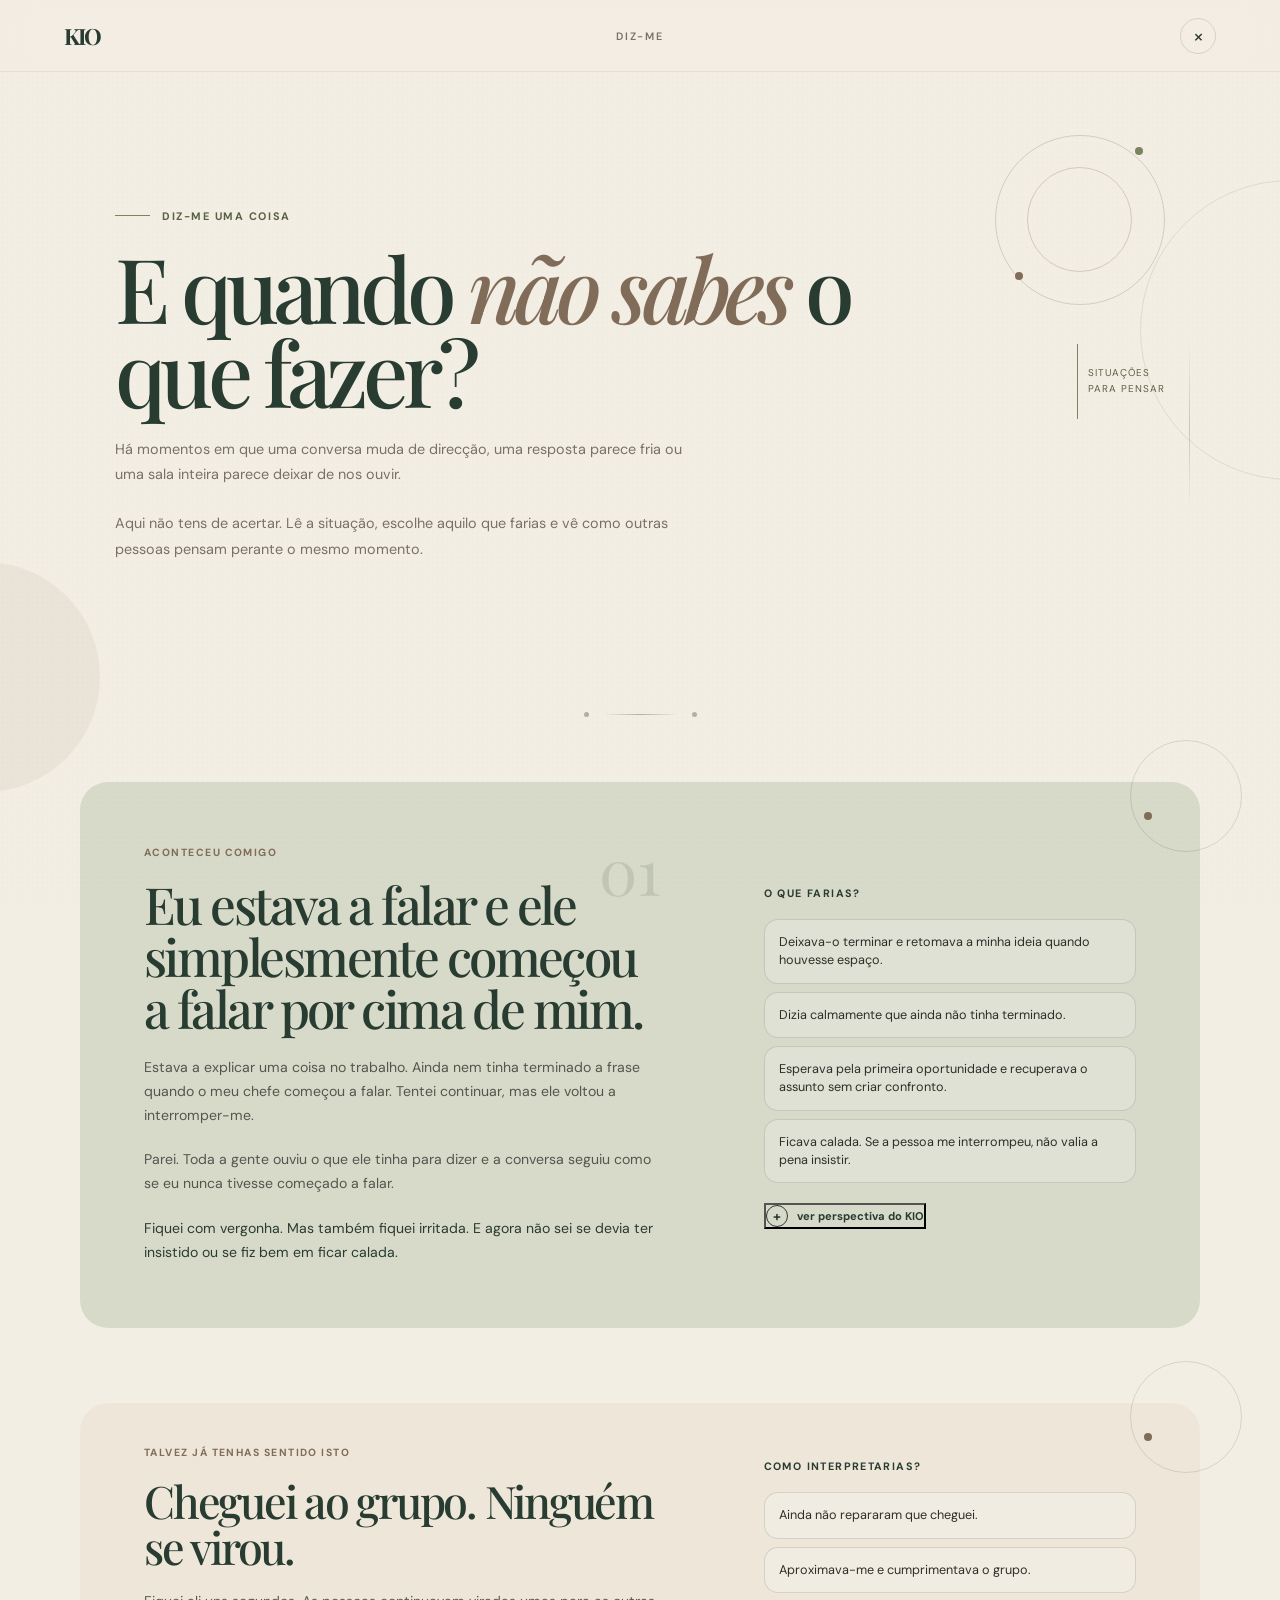
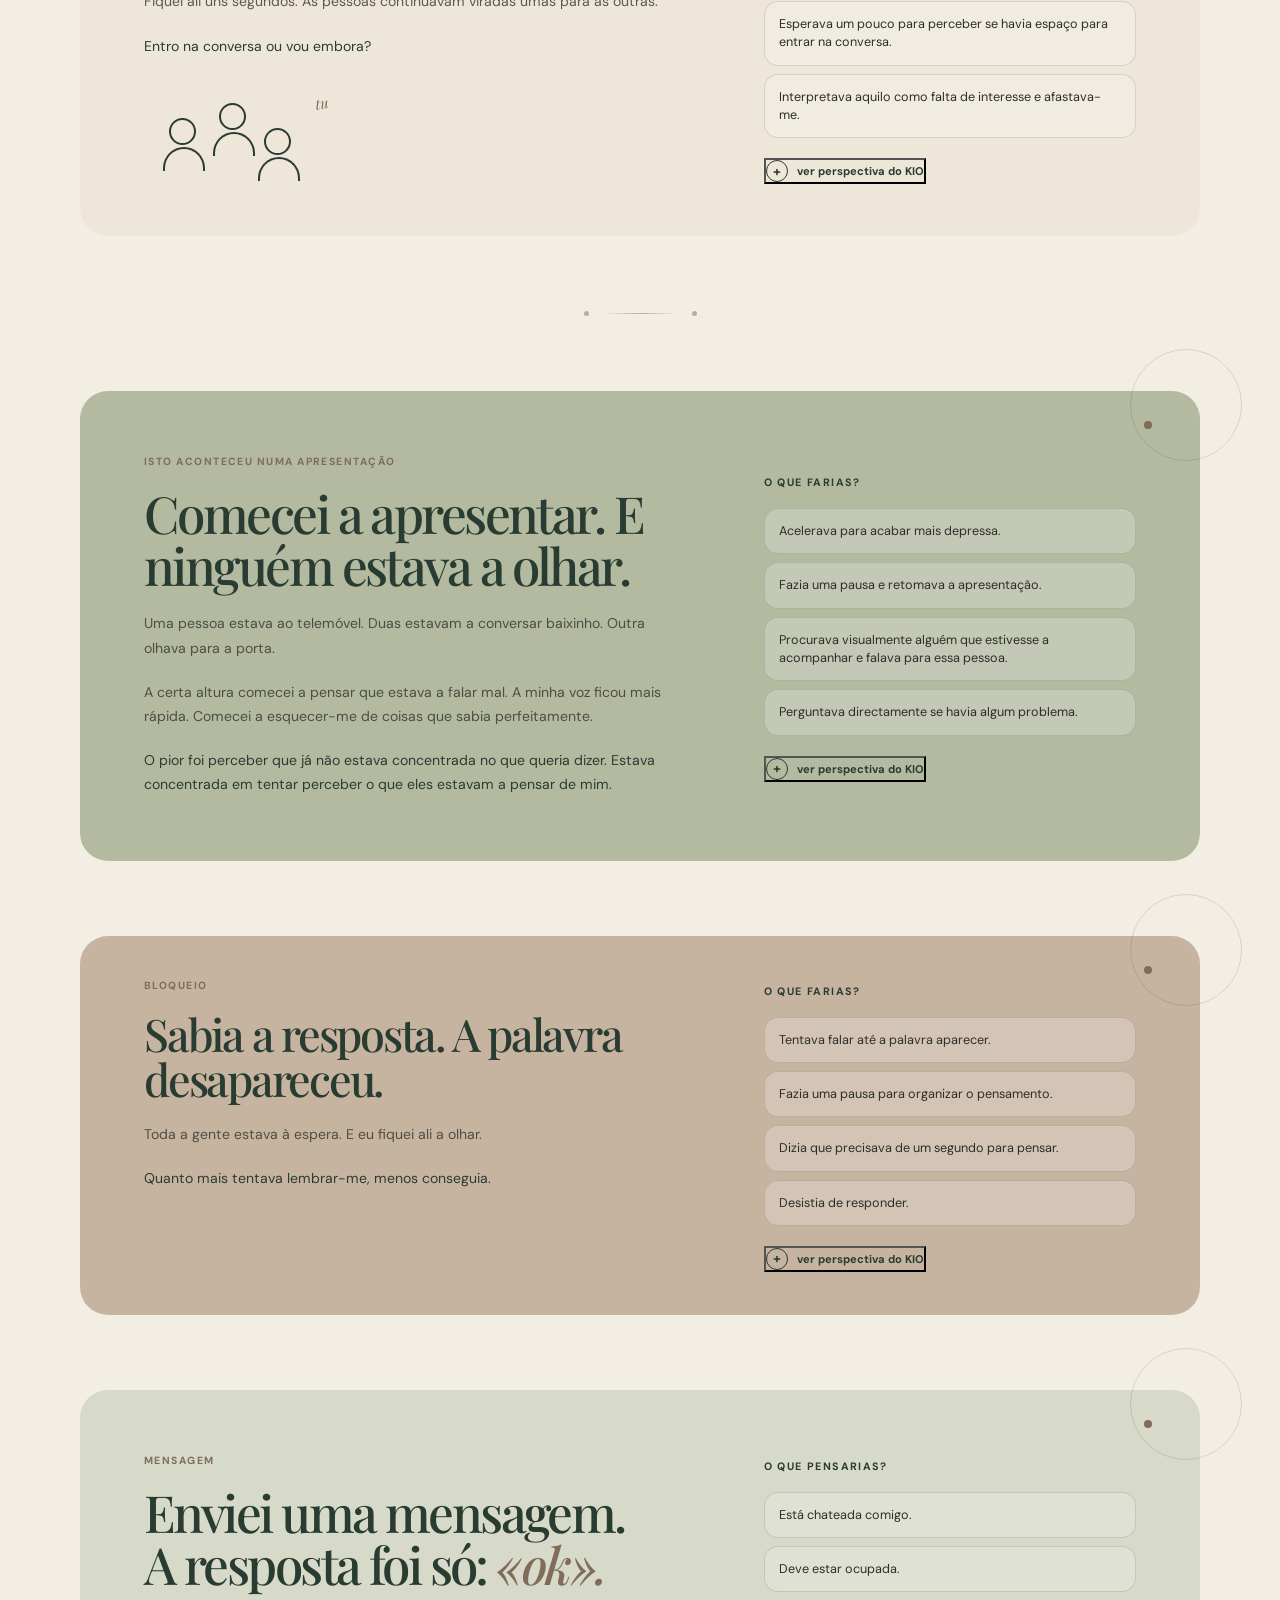
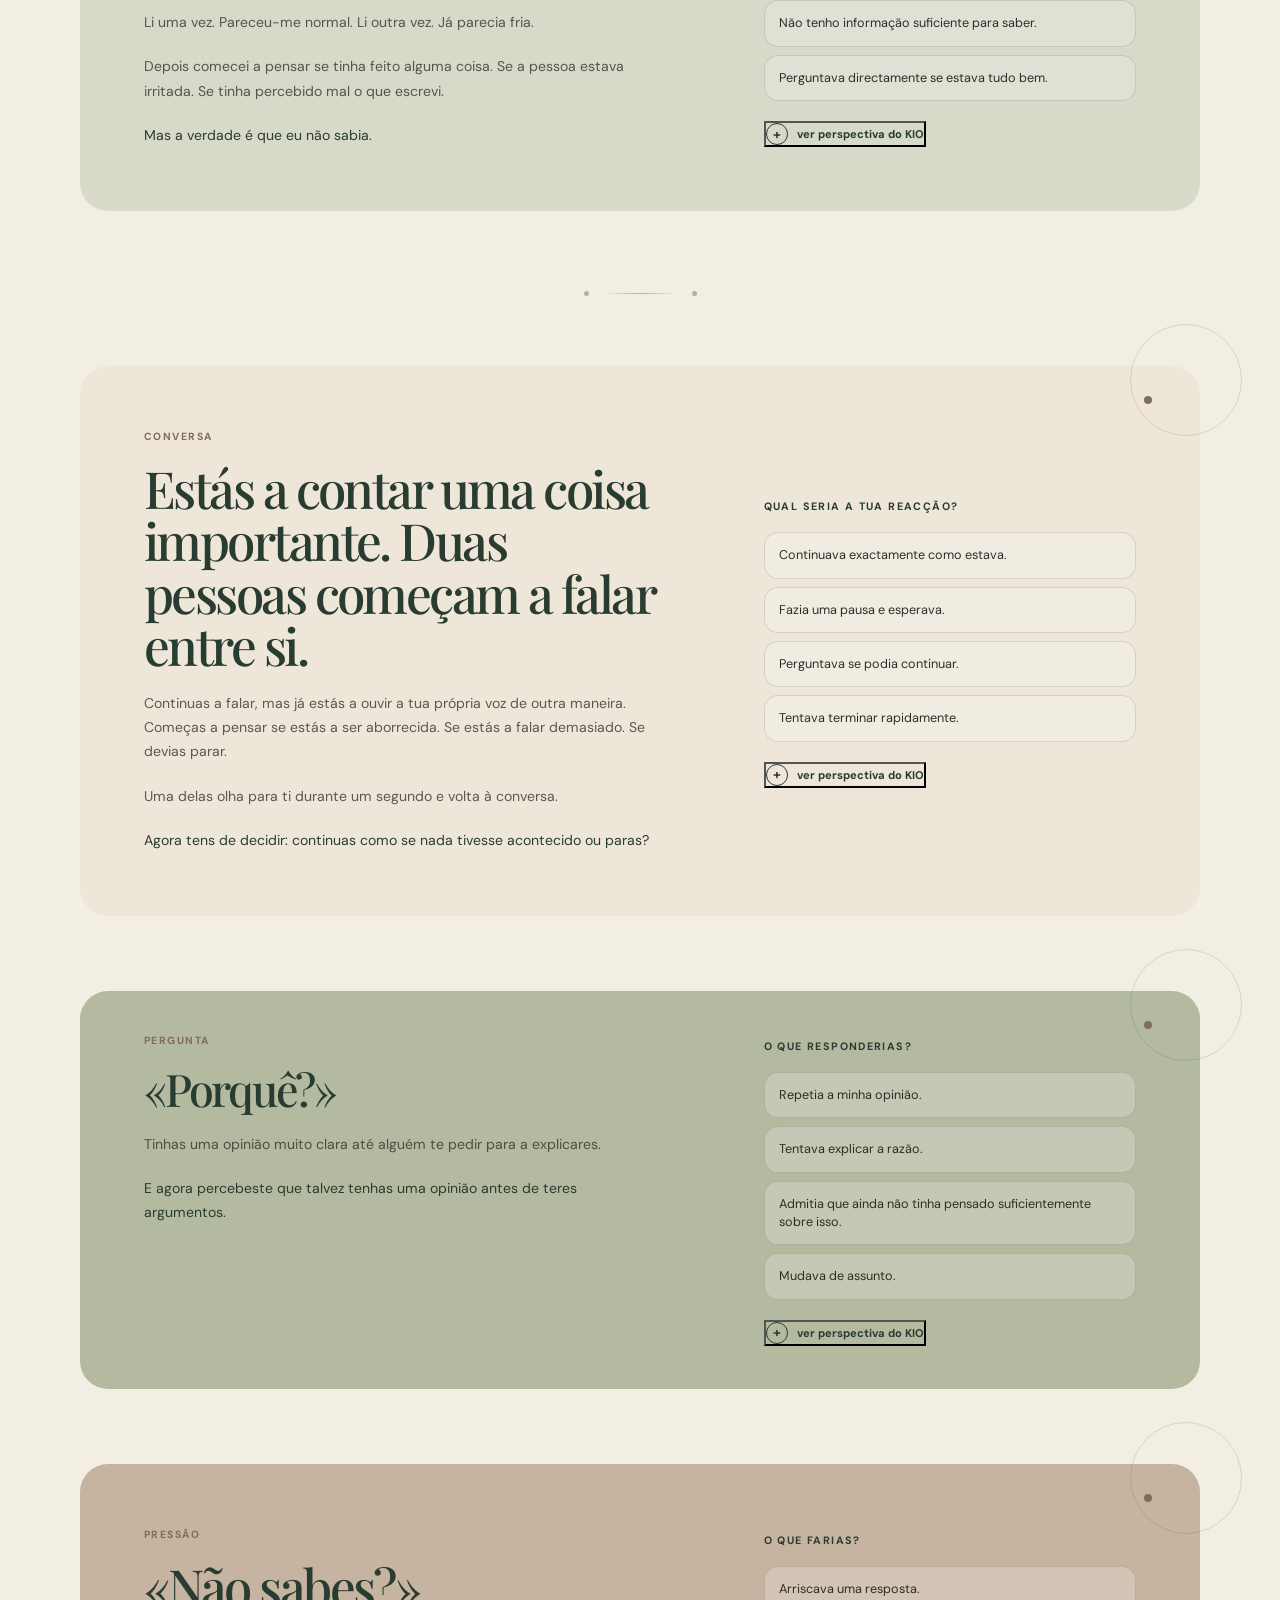
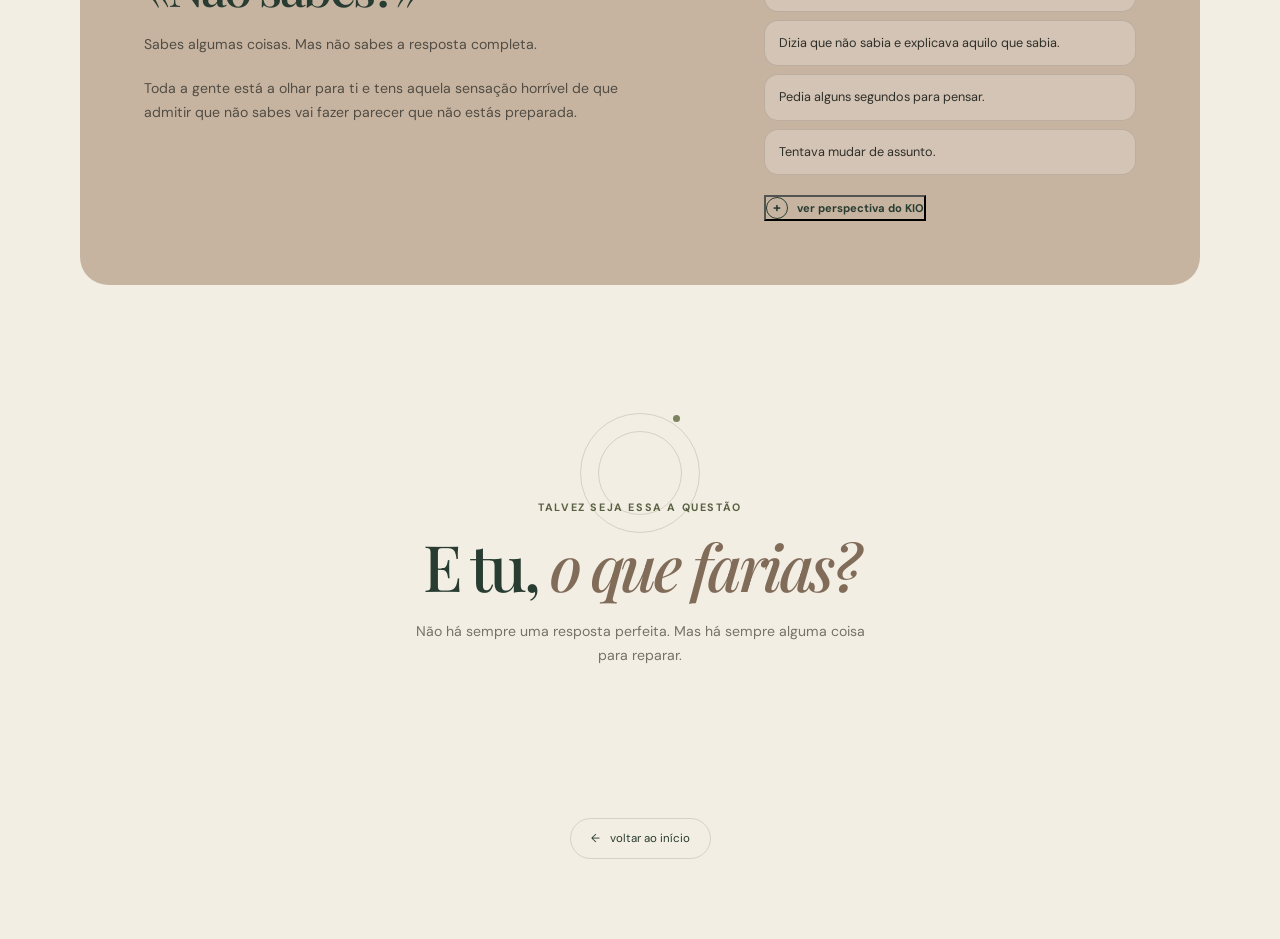
<file: pages/diz-me.html>
<!DOCTYPE html>
<html lang="pt-PT">

<head>
    <meta charset="UTF-8">
    <meta name="viewport" content="width=device-width, initial-scale=1.0">

    <meta
        name="description"
        content="KIO — Situações reais, escolhas e formas de interpretar aquilo que acontece quando comunicamos."
    >

    <meta name="theme-color" content="#f3eee3">

    <title>KIO — Diz-me</title>

    <!-- FONTES -->
    <link rel="preconnect" href="https://fonts.googleapis.com">
    <link rel="preconnect" href="https://fonts.gstatic.com" crossorigin>

    <link
        href="https://fonts.googleapis.com/css2?family=DM+Sans:wght@400;500;600;700&family=Playfair+Display:ital,wght@400;500;600;700&display=swap"
        rel="stylesheet"
    >

    <!-- CSS -->
    <link rel="stylesheet" href="../css/diz-me.css">
</head>


<body class="dizme-page">

    <!-- TEXTURA -->
    <div class="dizme-noise" aria-hidden="true"></div>

    <!-- ELEMENTOS DECORATIVOS -->
    <div class="ambient-shape ambient-one" aria-hidden="true"></div>
    <div class="ambient-shape ambient-two" aria-hidden="true"></div>
    <div class="ambient-line ambient-line-one" aria-hidden="true"></div>


    <!-- =====================================================
         HEADER
         ===================================================== -->

    <header class="dizme-header">

        <a
            href="../index.html"
            class="dizme-logo"
            aria-label="Voltar à página inicial"
        >
            KIO
        </a>


        <div class="dizme-header-word">
            diz-me
        </div>


        <a
            href="../index.html"
            class="dizme-close"
            aria-label="Voltar à página inicial"
        >
            ×
        </a>

    </header>



    <main>


        <!-- =================================================
             INTRO
             ================================================= -->

        <section class="dizme-intro">

            <div class="intro-orbit" aria-hidden="true">

                <span class="orbit-circle orbit-large"></span>
                <span class="orbit-circle orbit-small"></span>
                <span class="orbit-dot dot-one"></span>
                <span class="orbit-dot dot-two"></span>

            </div>


            <div class="intro-content">

                <span class="intro-eyebrow">
                    diz-me uma coisa
                </span>

                <h1>
                    E quando
                    <em>não sabes</em>
                    o que fazer?
                </h1>

                <p>
                    Há momentos em que uma conversa muda de direcção,
                    uma resposta parece fria ou uma sala inteira parece
                    deixar de nos ouvir.
                </p>

                <p>
                    Aqui não tens de acertar. Lê a situação, escolhe
                    aquilo que farias e vê como outras pessoas pensam
                    perante o mesmo momento.
                </p>

            </div>


            <div class="intro-note">

                <span class="note-line"></span>

                <span>
                    situações<br>
                    para pensar
                </span>

            </div>

        </section>



        <!-- =================================================
             ELEMENTO DE TRANSIÇÃO
             ================================================= -->

        <div class="between-mark between-mark-one" aria-hidden="true">

            <span></span>
            <i></i>
            <span></span>

        </div>



        <!-- =================================================
             SITUAÇÃO 01
             ================================================= -->

        <section class="dizme-situation situation-sage">

            <div class="story-column">

                <span class="story-intro">
                    aconteceu comigo
                </span>

                <div class="story-number">
                    01
                </div>

                <h2>
                    Eu estava a falar e ele
                    simplesmente começou
                    a falar por cima de mim.
                </h2>

                <p>
                    Estava a explicar uma coisa no trabalho. Ainda
                    nem tinha terminado a frase quando o meu chefe
                    começou a falar. Tentei continuar, mas ele voltou
                    a interromper-me.
                </p>

                <p>
                    Parei. Toda a gente ouviu o que ele tinha para
                    dizer e a conversa seguiu como se eu nunca tivesse
                    começado a falar.
                </p>

                <p class="story-final">
                    Fiquei com vergonha. Mas também fiquei irritada.
                    E agora não sei se devia ter insistido ou se fiz
                    bem em ficar calada.
                </p>

            </div>


            <div class="choice-column">

                <div class="choice-heading">
                    <span>o que farias?</span>
                </div>


                <div class="answer-options">

                    <button class="answer-option" data-option="a">
                        <span class="option-text">
                            Deixava-o terminar e retomava a minha ideia
                            quando houvesse espaço.
                        </span>
                        <span class="option-result"></span>
                    </button>


                    <button class="answer-option" data-option="b">
                        <span class="option-text">
                            Dizia calmamente que ainda não tinha terminado.
                        </span>
                        <span class="option-result"></span>
                    </button>


                    <button class="answer-option" data-option="c">
                        <span class="option-text">
                            Esperava pela primeira oportunidade e
                            recuperava o assunto sem criar confronto.
                        </span>
                        <span class="option-result"></span>
                    </button>


                    <button class="answer-option" data-option="d">
                        <span class="option-text">
                            Ficava calada. Se a pessoa me interrompeu,
                            não valia a pena insistir.
                        </span>
                        <span class="option-result"></span>
                    </button>

                </div>


                <button class="kio-answer-toggle">
                    <span>+</span>
                    ver perspectiva do KIO
                </button>


                <div class="kio-answer">
                    <strong>KIO diz</strong>

                    <p>
                        Recuperar o espaço de fala não precisa de ser
                        agressivo. Uma frase simples como «Espera só
                        um segundo, ainda não terminei» pode ser
                        suficiente.
                    </p>
                </div>

            </div>

        </section>



        <!-- =================================================
             SITUAÇÃO 02
             ================================================= -->

        <section class="dizme-situation situation-cream compact-situation">

            <div class="story-column">

                <span class="story-intro">
                    talvez já tenhas sentido isto
                </span>

                <h2>
                    Cheguei ao grupo.
                    Ninguém se virou.
                </h2>

                <p>
                    Fiquei ali uns segundos. As pessoas continuavam
                    viradas umas para as outras.
                </p>

                <p class="story-final">
                    Entro na conversa ou vou embora?
                </p>

                <div class="social-visual" aria-hidden="true">

                    <span class="social-person p1"></span>
                    <span class="social-person p2"></span>
                    <span class="social-person p3"></span>

                    <span class="social-you">
                        tu
                    </span>

                </div>

            </div>


            <div class="choice-column">

                <div class="choice-heading">
                    <span>como interpretarias?</span>
                </div>


                <div class="answer-options">

                    <button class="answer-option" data-option="a">
                        <span class="option-text">
                            Ainda não repararam que cheguei.
                        </span>
                        <span class="option-result"></span>
                    </button>

                    <button class="answer-option" data-option="b">
                        <span class="option-text">
                            Aproximava-me e cumprimentava o grupo.
                        </span>
                        <span class="option-result"></span>
                    </button>

                    <button class="answer-option" data-option="c">
                        <span class="option-text">
                            Esperava um pouco para perceber se havia
                            espaço para entrar na conversa.
                        </span>
                        <span class="option-result"></span>
                    </button>

                    <button class="answer-option" data-option="d">
                        <span class="option-text">
                            Interpretava aquilo como falta de interesse
                            e afastava-me.
                        </span>
                        <span class="option-result"></span>
                    </button>

                </div>


                <button class="kio-answer-toggle">
                    <span>+</span>
                    ver perspectiva do KIO
                </button>


                <div class="kio-answer">
                    <strong>KIO diz</strong>

                    <p>
                        A posição dos corpos pode dar pistas, mas não
                        explica sozinha a intenção das pessoas. Antes
                        de concluíres que não te querem ali, procura
                        mais sinais.
                    </p>
                </div>

            </div>

        </section>



        <div class="between-mark between-mark-two" aria-hidden="true">

            <span></span>
            <i></i>
            <span></span>

        </div>



        <!-- =================================================
             SITUAÇÃO 03
             ================================================= -->

        <section class="dizme-situation situation-olive">

            <div class="story-column">

                <span class="story-intro">
                    isto aconteceu numa apresentação
                </span>

                <h2>
                    Comecei a apresentar.
                    E ninguém estava a olhar.
                </h2>

                <p>
                    Uma pessoa estava ao telemóvel. Duas estavam a
                    conversar baixinho. Outra olhava para a porta.
                </p>

                <p>
                    A certa altura comecei a pensar que estava a falar
                    mal. A minha voz ficou mais rápida. Comecei a
                    esquecer-me de coisas que sabia perfeitamente.
                </p>

                <p class="story-final">
                    O pior foi perceber que já não estava concentrada
                    no que queria dizer. Estava concentrada em tentar
                    perceber o que eles estavam a pensar de mim.
                </p>

            </div>


            <div class="choice-column">

                <div class="choice-heading">
                    <span>o que farias?</span>
                </div>


                <div class="answer-options">

                    <button class="answer-option" data-option="a">
                        <span class="option-text">
                            Acelerava para acabar mais depressa.
                        </span>
                        <span class="option-result"></span>
                    </button>

                    <button class="answer-option" data-option="b">
                        <span class="option-text">
                            Fazia uma pausa e retomava a apresentação.
                        </span>
                        <span class="option-result"></span>
                    </button>

                    <button class="answer-option" data-option="c">
                        <span class="option-text">
                            Procurava visualmente alguém que estivesse
                            a acompanhar e falava para essa pessoa.
                        </span>
                        <span class="option-result"></span>
                    </button>

                    <button class="answer-option" data-option="d">
                        <span class="option-text">
                            Perguntava directamente se havia algum problema.
                        </span>
                        <span class="option-result"></span>
                    </button>

                </div>


                <button class="kio-answer-toggle">
                    <span>+</span>
                    ver perspectiva do KIO
                </button>


                <div class="kio-answer">
                    <strong>KIO diz</strong>

                    <p>
                        O público pode estar distraído por muitas razões.
                        O perigo está em transformar automaticamente a
                        falta de atenção de algumas pessoas numa avaliação
                        da tua capacidade.
                    </p>
                </div>

            </div>

        </section>



        <!-- =================================================
             SITUAÇÃO 04
             ================================================= -->

        <section class="dizme-situation situation-brown compact-situation">

            <div class="story-column">

                <span class="story-intro">
                    bloqueio
                </span>

                <h2>
                    Sabia a resposta.
                    A palavra desapareceu.
                </h2>

                <p>
                    Toda a gente estava à espera.
                    E eu fiquei ali a olhar.
                </p>

                <p class="story-final">
                    Quanto mais tentava lembrar-me, menos conseguia.
                </p>

            </div>


            <div class="choice-column">

                <div class="choice-heading">
                    <span>o que farias?</span>
                </div>


                <div class="answer-options">

                    <button class="answer-option" data-option="a">
                        <span class="option-text">
                            Tentava falar até a palavra aparecer.
                        </span>
                        <span class="option-result"></span>
                    </button>

                    <button class="answer-option" data-option="b">
                        <span class="option-text">
                            Fazia uma pausa para organizar o pensamento.
                        </span>
                        <span class="option-result"></span>
                    </button>

                    <button class="answer-option" data-option="c">
                        <span class="option-text">
                            Dizia que precisava de um segundo para pensar.
                        </span>
                        <span class="option-result"></span>
                    </button>

                    <button class="answer-option" data-option="d">
                        <span class="option-text">
                            Desistia de responder.
                        </span>
                        <span class="option-result"></span>
                    </button>

                </div>


                <button class="kio-answer-toggle">
                    <span>+</span>
                    ver perspectiva do KIO
                </button>


                <div class="kio-answer">
                    <strong>KIO diz</strong>

                    <p>
                        Uma pausa não apaga aquilo que sabes. Dar tempo
                        ao pensamento pode ser mais eficaz do que tentar
                        preencher imediatamente o silêncio.
                    </p>
                </div>

            </div>

        </section>



        <!-- =================================================
             SITUAÇÃO 05
             ================================================= -->

        <section class="dizme-situation situation-sage">

            <div class="story-column">

                <span class="story-intro">
                    mensagem
                </span>

                <h2>
                    Enviei uma mensagem.
                    A resposta foi só:
                    <em>«ok».</em>
                </h2>

                <p>
                    Li uma vez. Pareceu-me normal.
                    Li outra vez. Já parecia fria.
                </p>

                <p>
                    Depois comecei a pensar se tinha feito alguma
                    coisa. Se a pessoa estava irritada. Se tinha
                    percebido mal o que escrevi.
                </p>

                <p class="story-final">
                    Mas a verdade é que eu não sabia.
                </p>

            </div>


            <div class="choice-column">

                <div class="choice-heading">
                    <span>o que pensarias?</span>
                </div>


                <div class="answer-options">

                    <button class="answer-option" data-option="a">
                        <span class="option-text">
                            Está chateada comigo.
                        </span>
                        <span class="option-result"></span>
                    </button>

                    <button class="answer-option" data-option="b">
                        <span class="option-text">
                            Deve estar ocupada.
                        </span>
                        <span class="option-result"></span>
                    </button>

                    <button class="answer-option" data-option="c">
                        <span class="option-text">
                            Não tenho informação suficiente para saber.
                        </span>
                        <span class="option-result"></span>
                    </button>

                    <button class="answer-option" data-option="d">
                        <span class="option-text">
                            Perguntava directamente se estava tudo bem.
                        </span>
                        <span class="option-result"></span>
                    </button>

                </div>


                <button class="kio-answer-toggle">
                    <span>+</span>
                    ver perspectiva do KIO
                </button>


                <div class="kio-answer">
                    <strong>KIO diz</strong>

                    <p>
                        Numa mensagem faltam muitas pistas: o tom, a
                        expressão facial e o contexto. Quando essas pistas
                        desaparecem, podemos acabar por preencher os
                        espaços vazios com aquilo que estamos a sentir.
                    </p>
                </div>

            </div>

        </section>



        <div class="between-mark between-mark-three" aria-hidden="true">

            <span></span>
            <i></i>
            <span></span>

        </div>



        <!-- =================================================
             SITUAÇÃO 06
             ================================================= -->

        <section class="dizme-situation situation-cream">

            <div class="story-column">

                <span class="story-intro">
                    conversa
                </span>

                <h2>
                    Estás a contar uma coisa importante.
                    Duas pessoas começam a falar entre si.
                </h2>

                <p>
                    Continuas a falar, mas já estás a ouvir a tua própria
                    voz de outra maneira. Começas a pensar se estás a
                    ser aborrecida. Se estás a falar demasiado. Se devias
                    parar.
                </p>

                <p>
                    Uma delas olha para ti durante um segundo e volta
                    à conversa.
                </p>

                <p class="story-final">
                    Agora tens de decidir: continuas como se nada tivesse
                    acontecido ou paras?
                </p>

            </div>


            <div class="choice-column">

                <div class="choice-heading">
                    <span>qual seria a tua reacção?</span>
                </div>


                <div class="answer-options">

                    <button class="answer-option" data-option="a">
                        <span class="option-text">
                            Continuava exactamente como estava.
                        </span>
                        <span class="option-result"></span>
                    </button>

                    <button class="answer-option" data-option="b">
                        <span class="option-text">
                            Fazia uma pausa e esperava.
                        </span>
                        <span class="option-result"></span>
                    </button>

                    <button class="answer-option" data-option="c">
                        <span class="option-text">
                            Perguntava se podia continuar.
                        </span>
                        <span class="option-result"></span>
                    </button>

                    <button class="answer-option" data-option="d">
                        <span class="option-text">
                            Tentava terminar rapidamente.
                        </span>
                        <span class="option-result"></span>
                    </button>

                </div>


                <button class="kio-answer-toggle">
                    <span>+</span>
                    ver perspectiva do KIO
                </button>


                <div class="kio-answer">
                    <strong>KIO diz</strong>

                    <p>
                        Quando sentimos que estamos a perder a atenção
                        de alguém, podemos começar a observar-nos em
                        excesso. Isso altera o ritmo e a confiança.
                        Nem sempre precisas de recuperar a atenção de
                        toda a sala.
                    </p>
                </div>

            </div>

        </section>



        <!-- =================================================
             SITUAÇÃO 07
             ================================================= -->

        <section class="dizme-situation situation-olive compact-situation">

            <div class="story-column">

                <span class="story-intro">
                    pergunta
                </span>

                <h2>
                    «Porquê?»
                </h2>

                <p>
                    Tinhas uma opinião muito clara até alguém te pedir
                    para a explicares.
                </p>

                <p class="story-final">
                    E agora percebeste que talvez tenhas uma opinião
                    antes de teres argumentos.
                </p>

            </div>


            <div class="choice-column">

                <div class="choice-heading">
                    <span>o que responderias?</span>
                </div>


                <div class="answer-options">

                    <button class="answer-option" data-option="a">
                        <span class="option-text">
                            Repetia a minha opinião.
                        </span>
                        <span class="option-result"></span>
                    </button>

                    <button class="answer-option" data-option="b">
                        <span class="option-text">
                            Tentava explicar a razão.
                        </span>
                        <span class="option-result"></span>
                    </button>

                    <button class="answer-option" data-option="c">
                        <span class="option-text">
                            Admitia que ainda não tinha pensado
                            suficientemente sobre isso.
                        </span>
                        <span class="option-result"></span>
                    </button>

                    <button class="answer-option" data-option="d">
                        <span class="option-text">
                            Mudava de assunto.
                        </span>
                        <span class="option-result"></span>
                    </button>

                </div>


                <button class="kio-answer-toggle">
                    <span>+</span>
                    ver perspectiva do KIO
                </button>


                <div class="kio-answer">
                    <strong>KIO diz</strong>

                    <p>
                        Descobrir que ainda não consegues justificar
                        uma opinião não significa que tenhas de abandoná-la.
                        Pode simplesmente significar que ainda precisas
                        de pensar melhor.
                    </p>
                </div>

            </div>

        </section>



        <!-- =================================================
             SITUAÇÃO 08
             ================================================= -->

        <section class="dizme-situation situation-brown">

            <div class="story-column">

                <span class="story-intro">
                    pressão
                </span>

                <h2>
                    «Não sabes?»
                </h2>

                <p>
                    Sabes algumas coisas. Mas não sabes a resposta
                    completa.
                </p>

                <p>
                    Toda a gente está a olhar para ti e tens aquela
                    sensação horrível de que admitir que não sabes
                    vai fazer parecer que não estás preparada.
                </p>

            </div>


            <div class="choice-column">

                <div class="choice-heading">
                    <span>o que farias?</span>
                </div>


                <div class="answer-options">

                    <button class="answer-option" data-option="a">
                        <span class="option-text">
                            Arriscava uma resposta.
                        </span>
                        <span class="option-result"></span>
                    </button>

                    <button class="answer-option" data-option="b">
                        <span class="option-text">
                            Dizia que não sabia e explicava aquilo
                            que sabia.
                        </span>
                        <span class="option-result"></span>
                    </button>

                    <button class="answer-option" data-option="c">
                        <span class="option-text">
                            Pedia alguns segundos para pensar.
                        </span>
                        <span class="option-result"></span>
                    </button>

                    <button class="answer-option" data-option="d">
                        <span class="option-text">
                            Tentava mudar de assunto.
                        </span>
                        <span class="option-result"></span>
                    </button>

                </div>


                <button class="kio-answer-toggle">
                    <span>+</span>
                    ver perspectiva do KIO
                </button>


                <div class="kio-answer">
                    <strong>KIO diz</strong>

                    <p>
                        Dizer «não sei» pode ser uma resposta segura quando
                        vem acompanhada daquilo que realmente sabes. Não
                        precisas de inventar uma resposta para parecer
                        preparada.
                    </p>
                </div>

            </div>

        </section>



        <!-- =================================================
             FINAL
             ================================================= -->

        <section class="dizme-final">

            <div class="final-orbit" aria-hidden="true">

                <span></span>
                <span></span>
                <span></span>

            </div>

            <span class="final-kicker">
                talvez seja essa a questão
            </span>

            <h2>
                E tu,
                <em>o que farias?</em>
            </h2>

            <p>
                Não há sempre uma resposta perfeita.
                Mas há sempre alguma coisa para reparar.
            </p>

        </section>



        <!-- =================================================
             VOLTAR
             ================================================= -->

        <section class="dizme-back">

            <a href="../index.html">
                <span>←</span>
                voltar ao início
            </a>

        </section>

    </main>


    <!-- JAVASCRIPT -->
    <script src="../js/diz-me.js"></script>

</body>

</html>
</file>
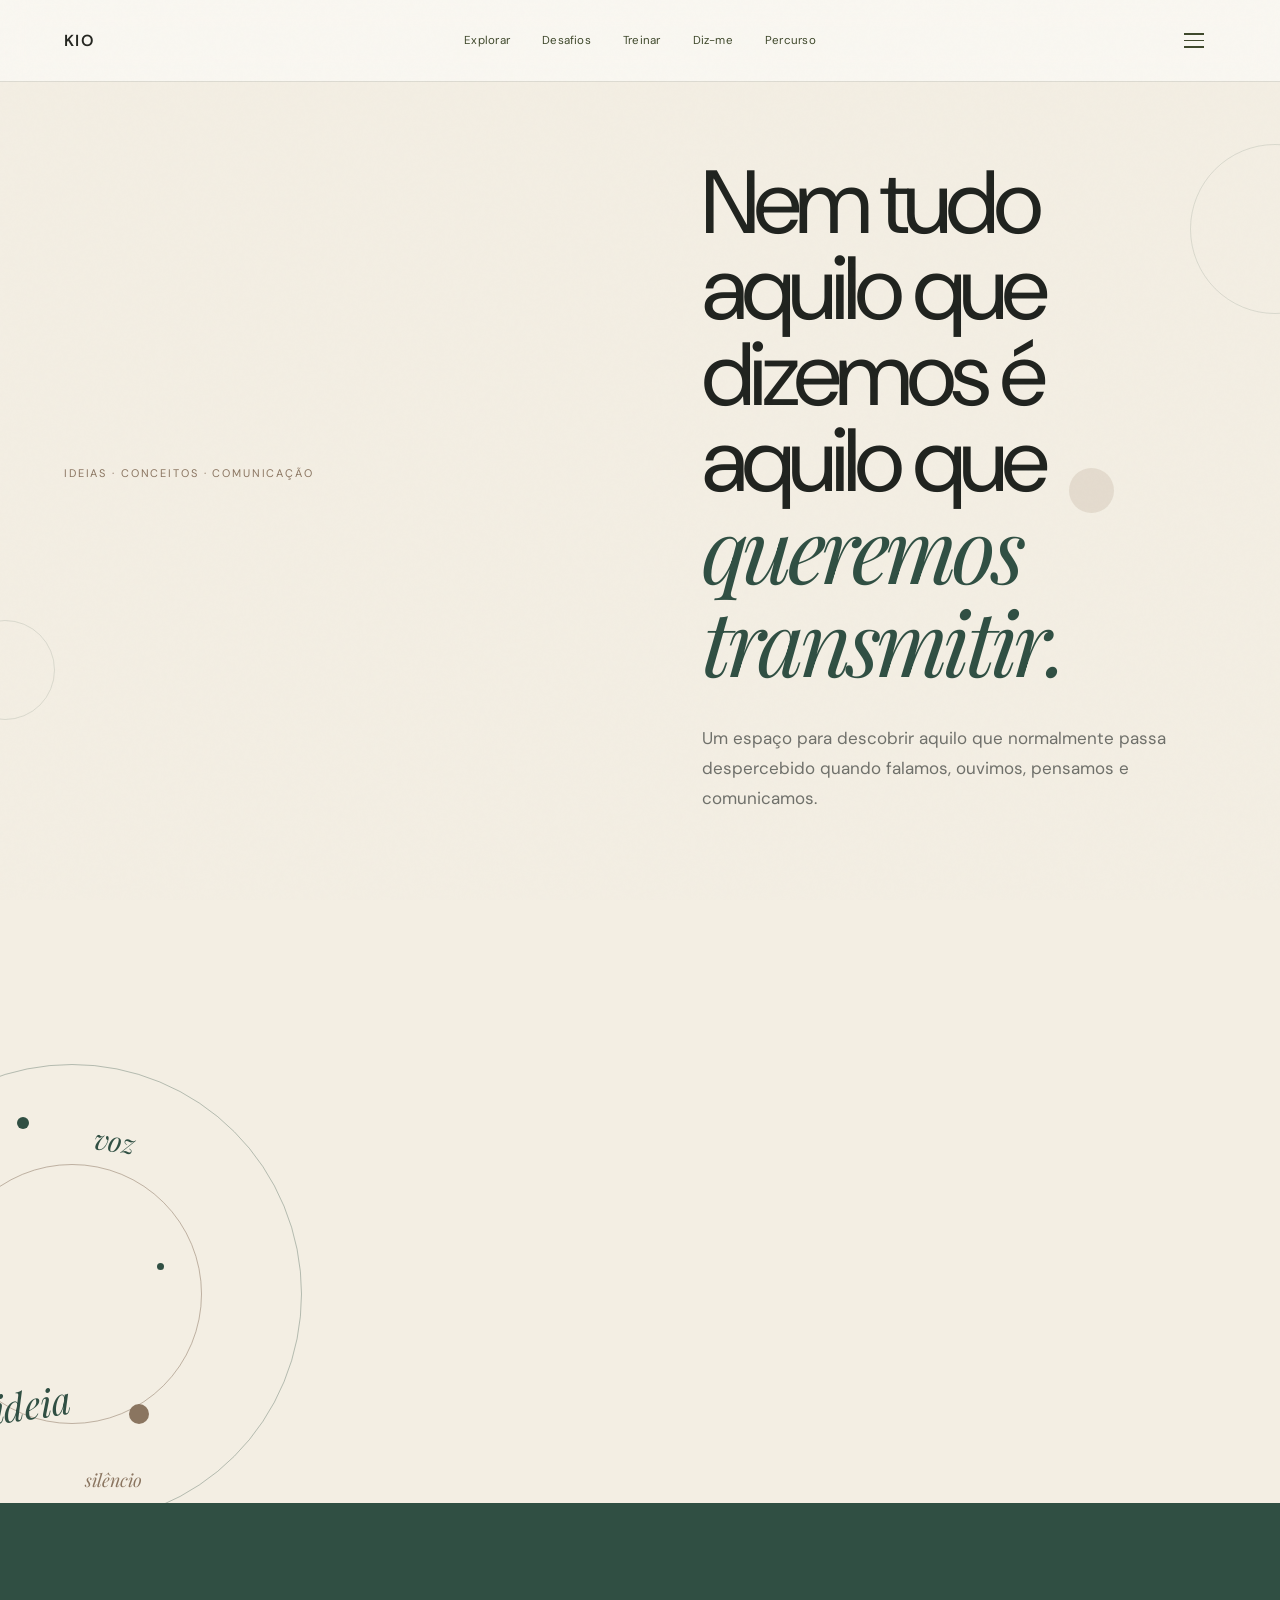
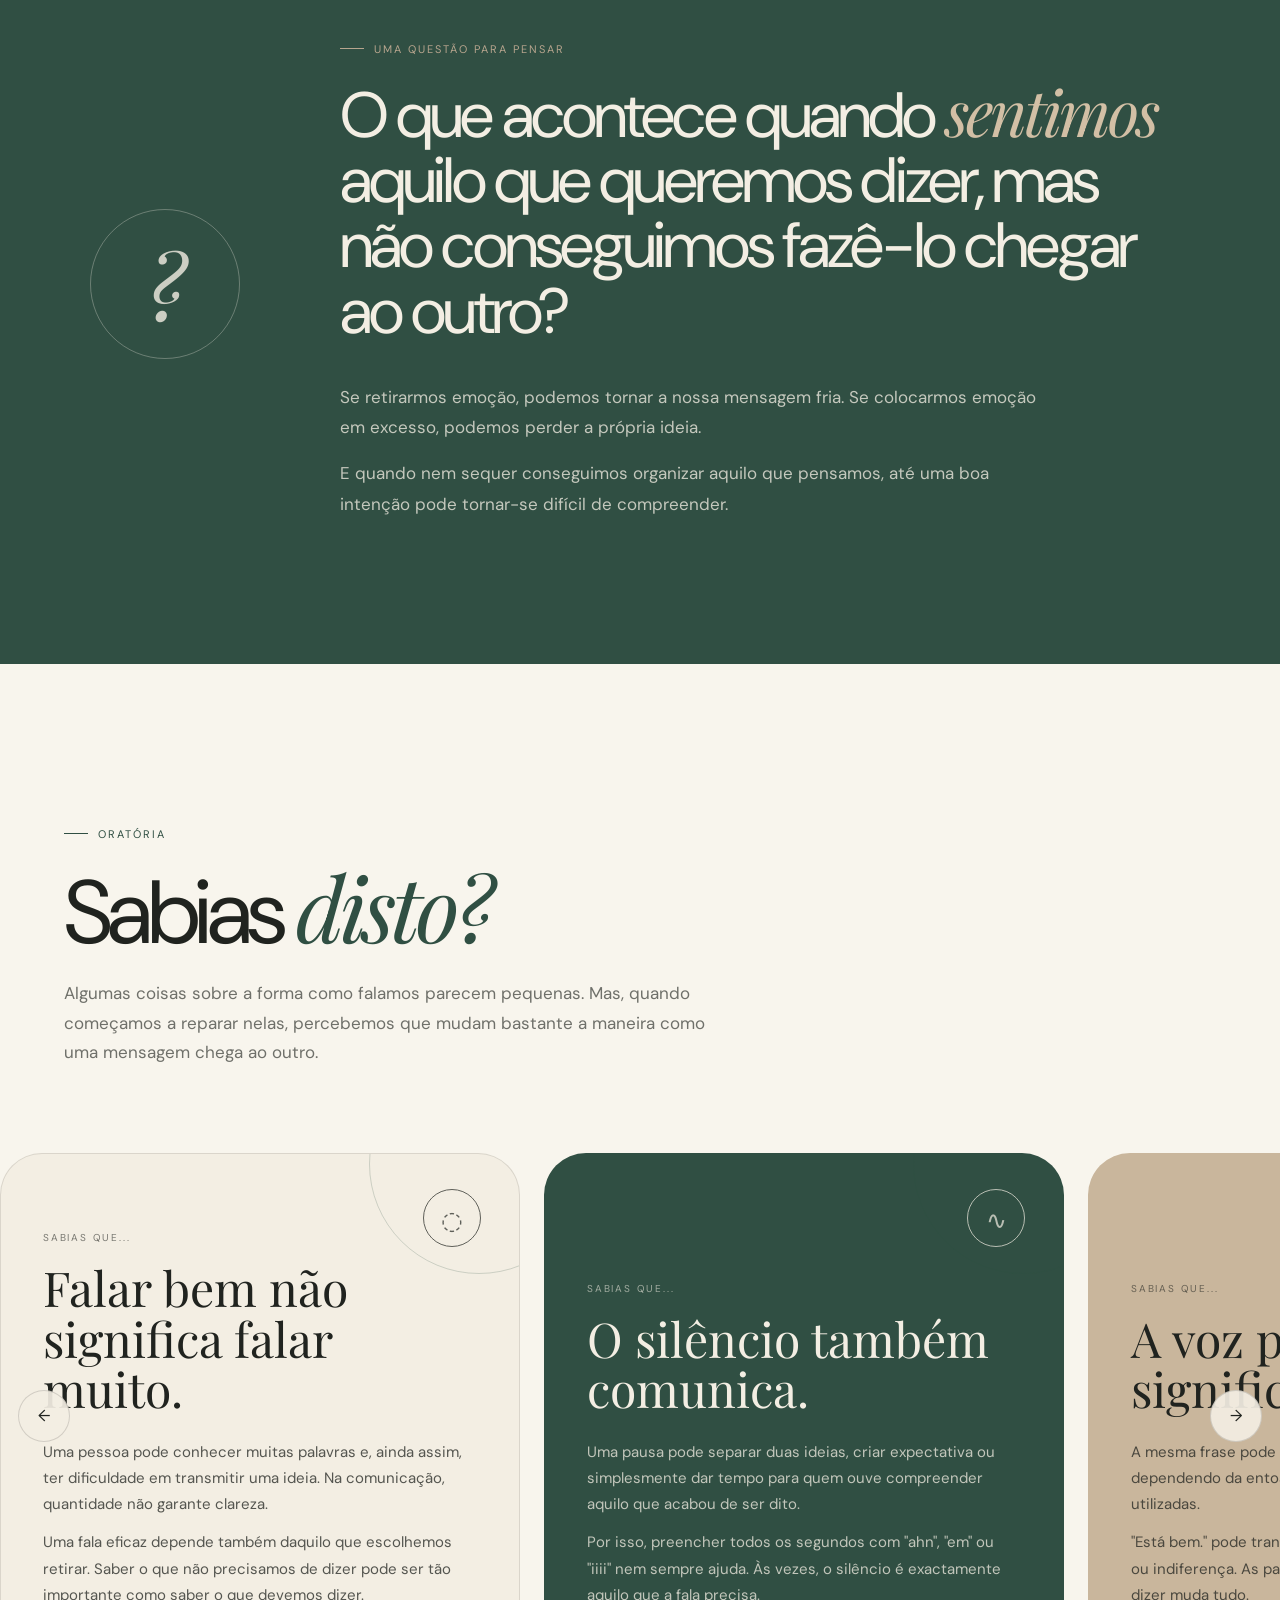
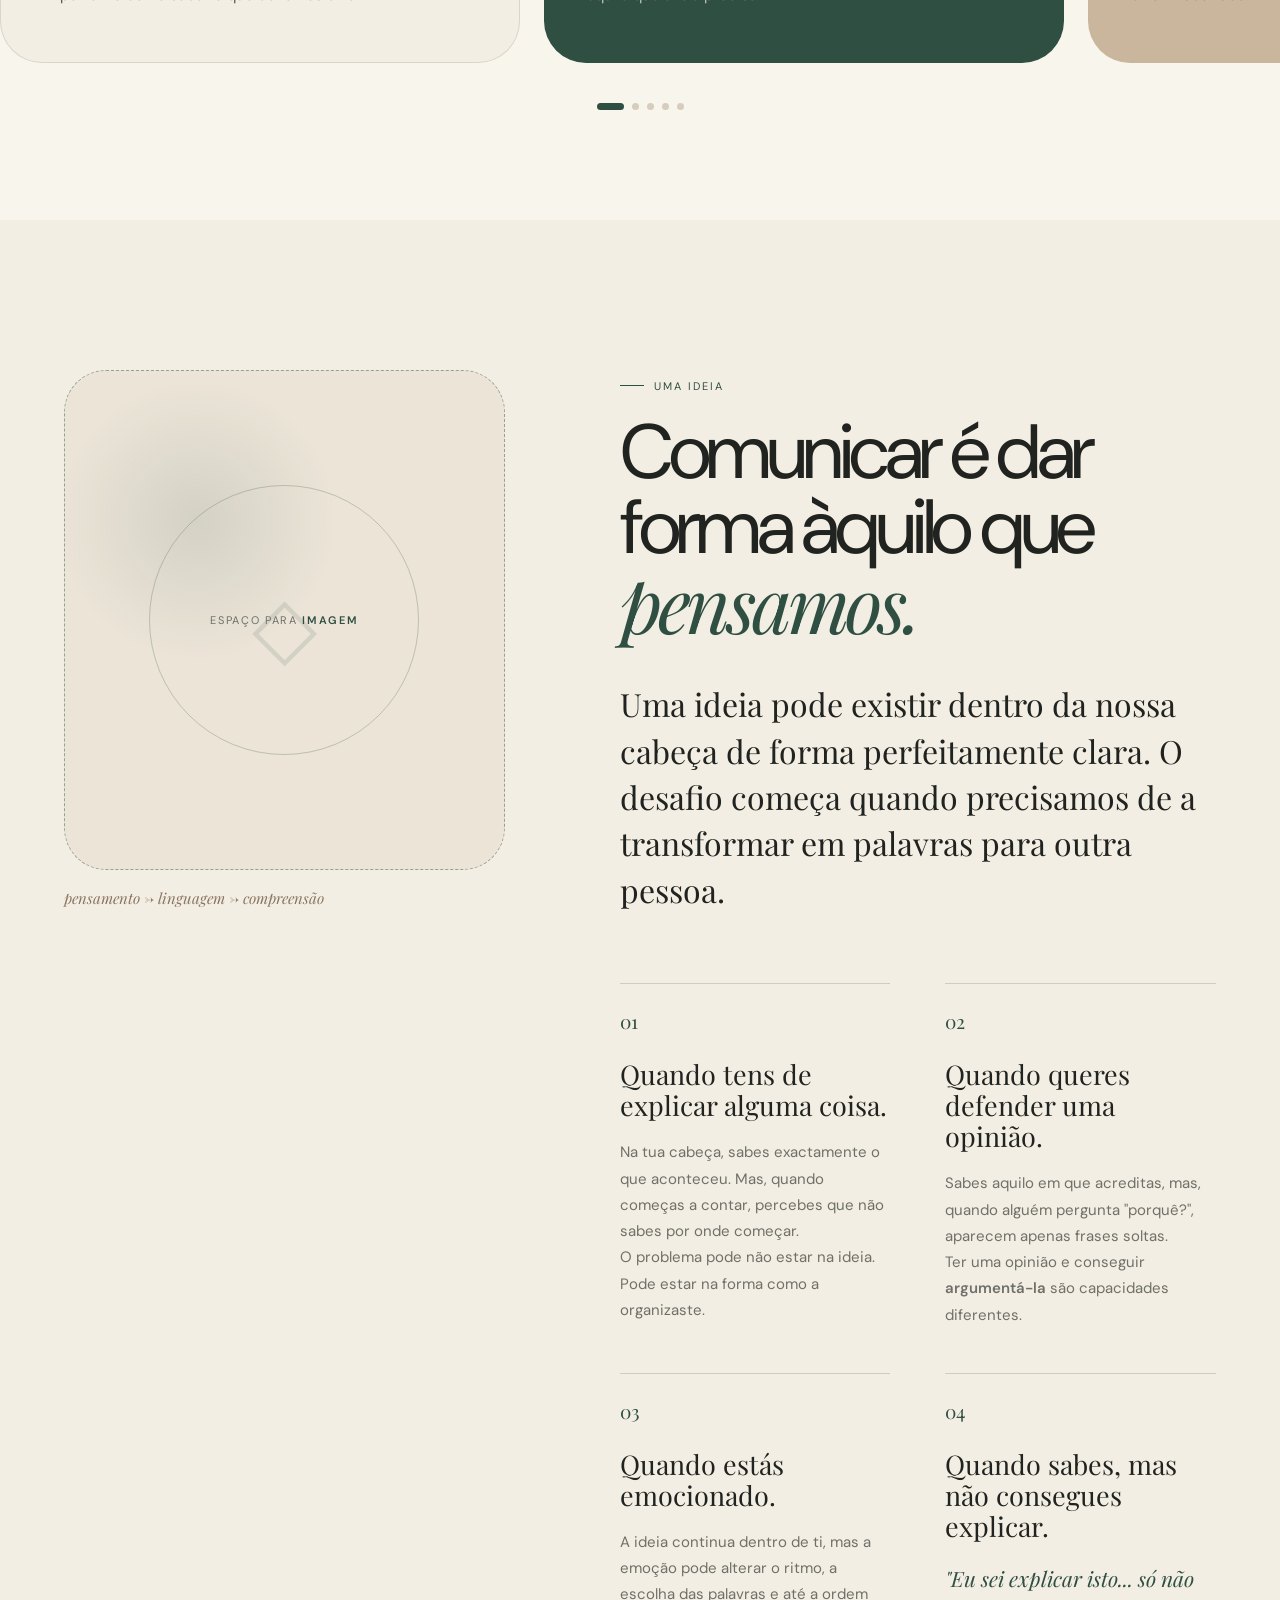
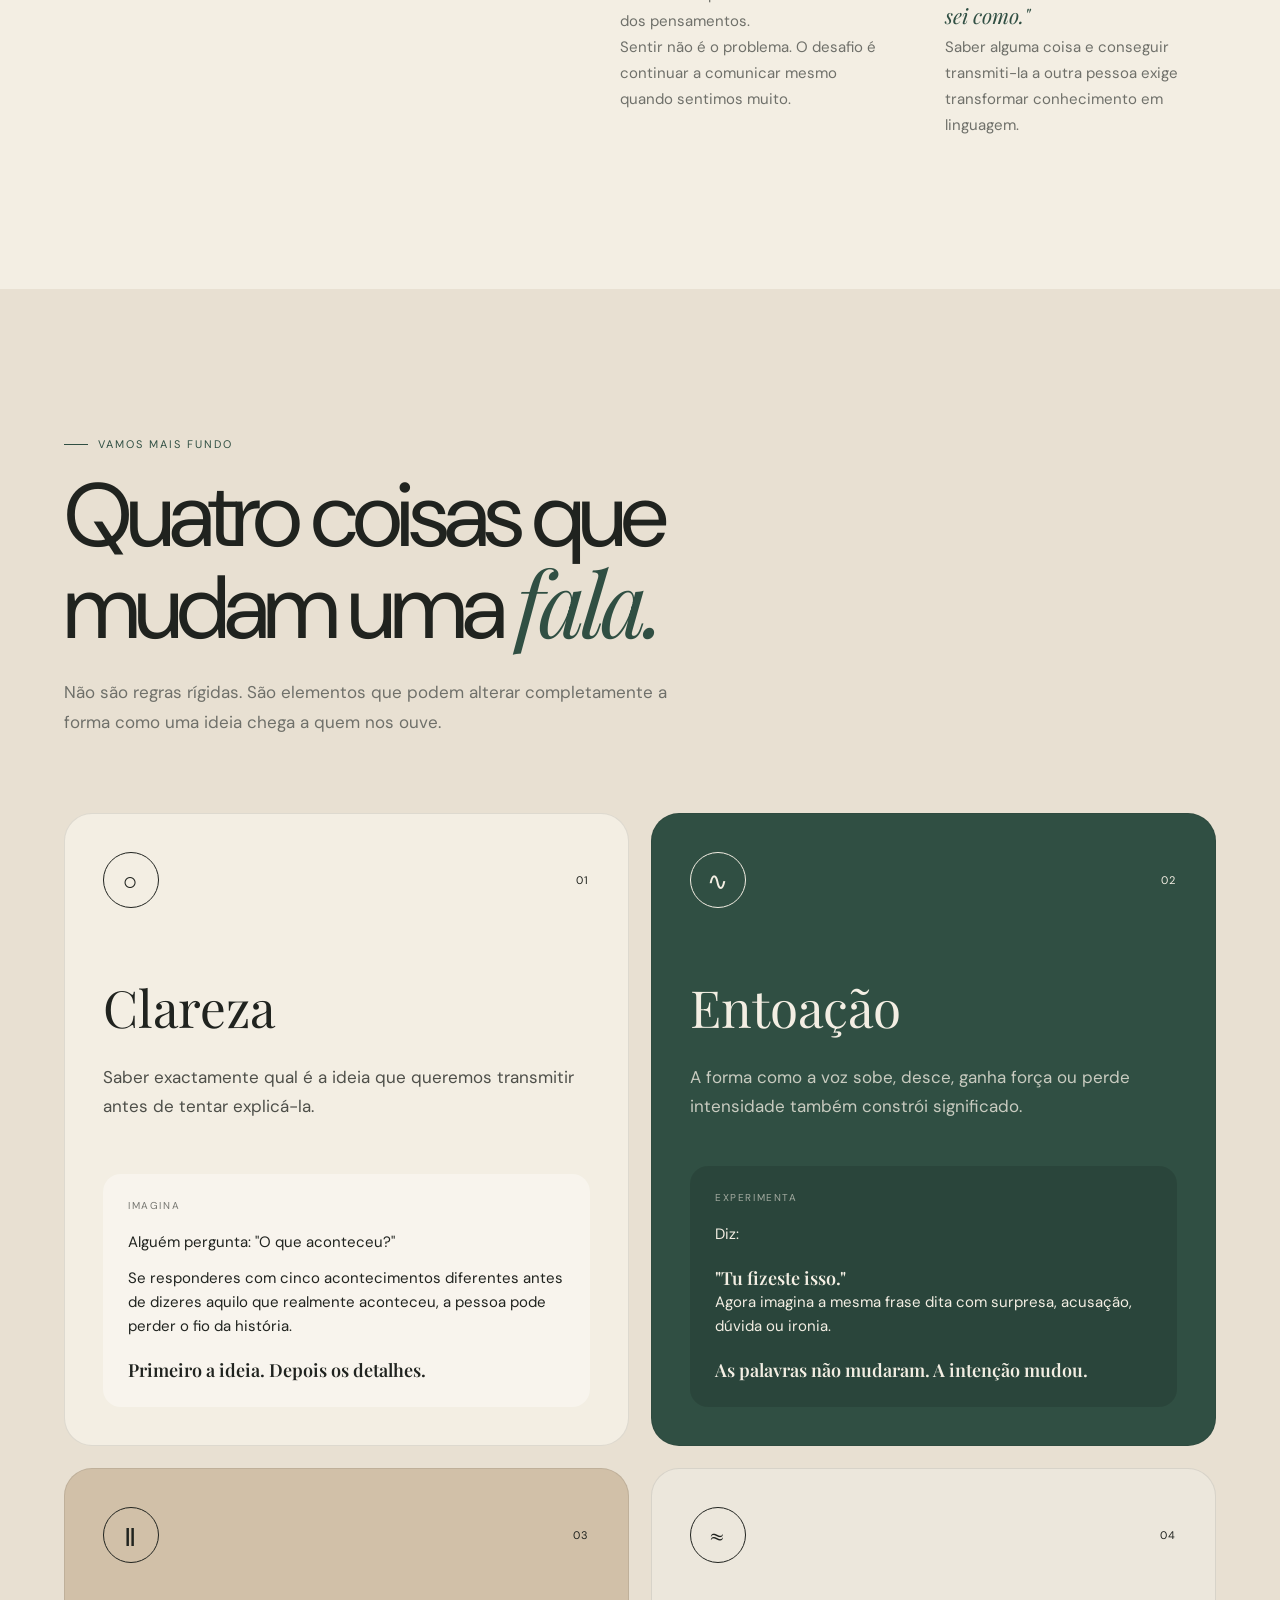
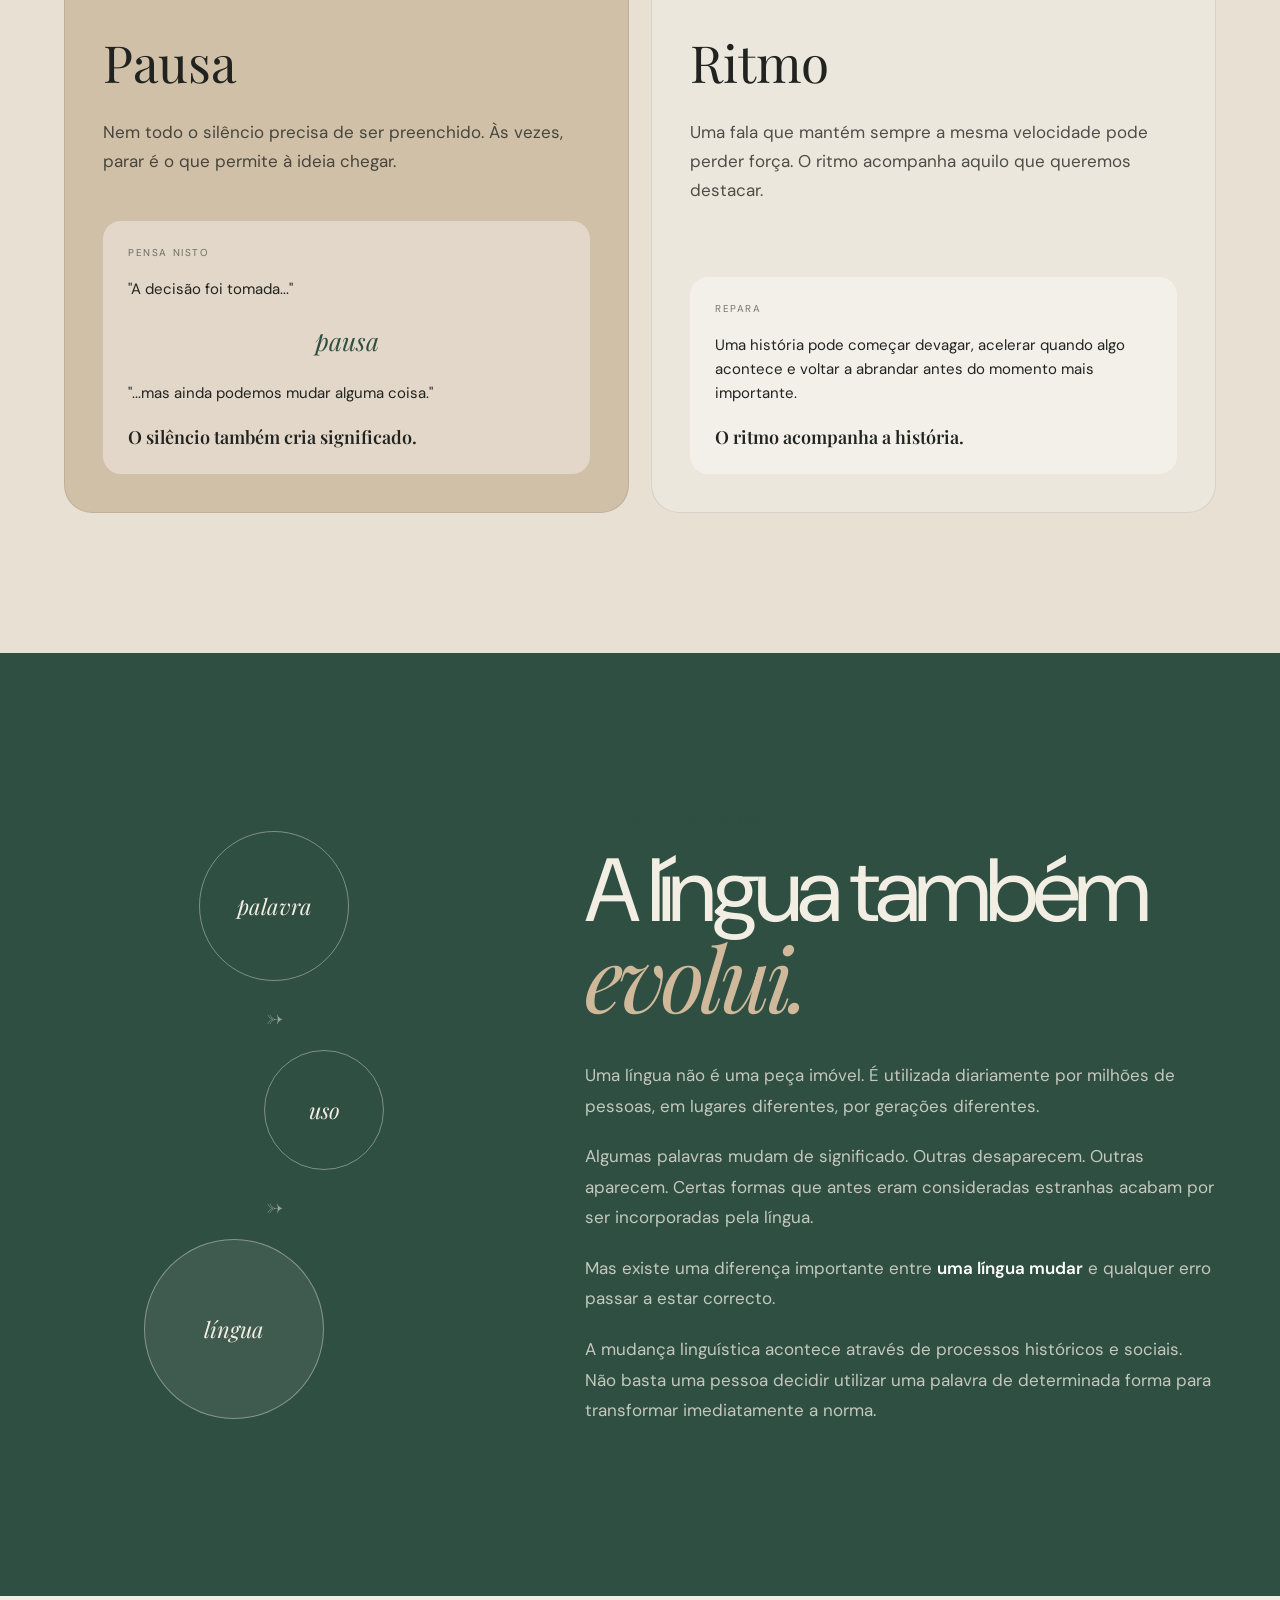
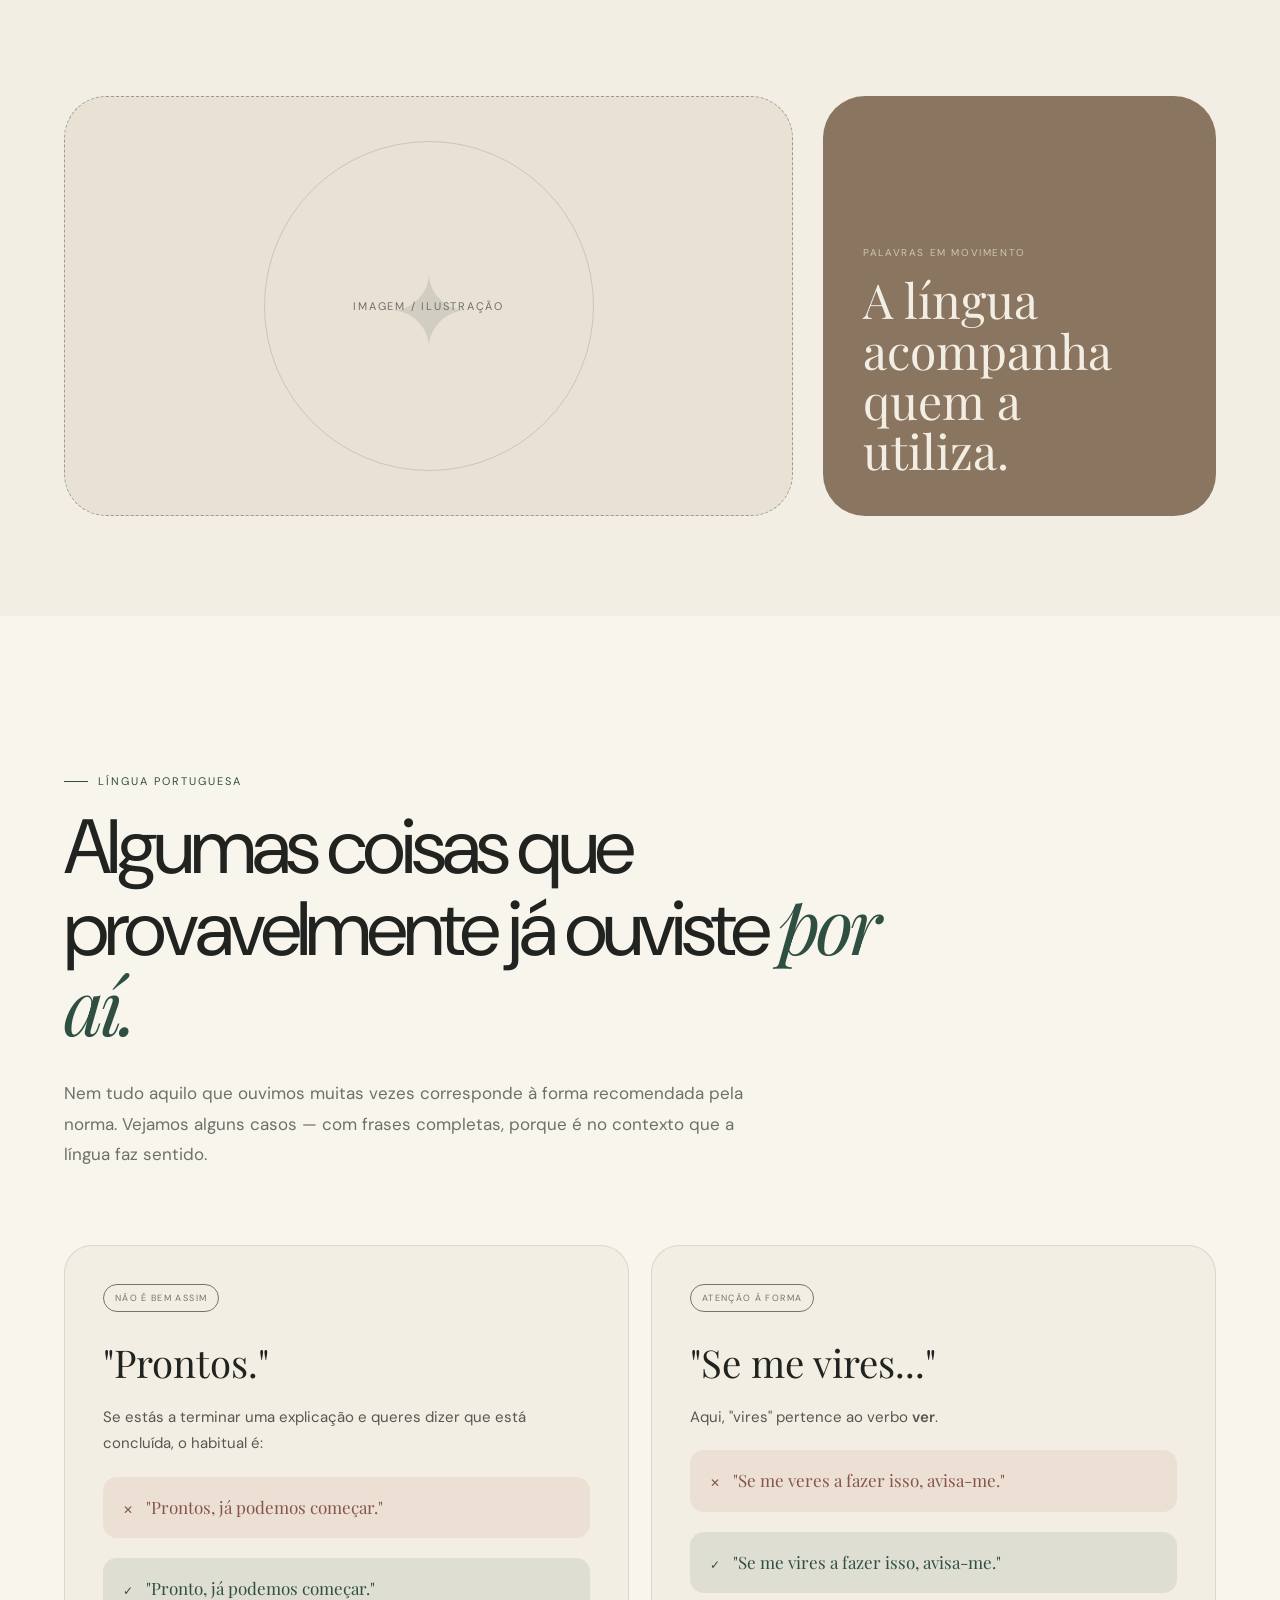
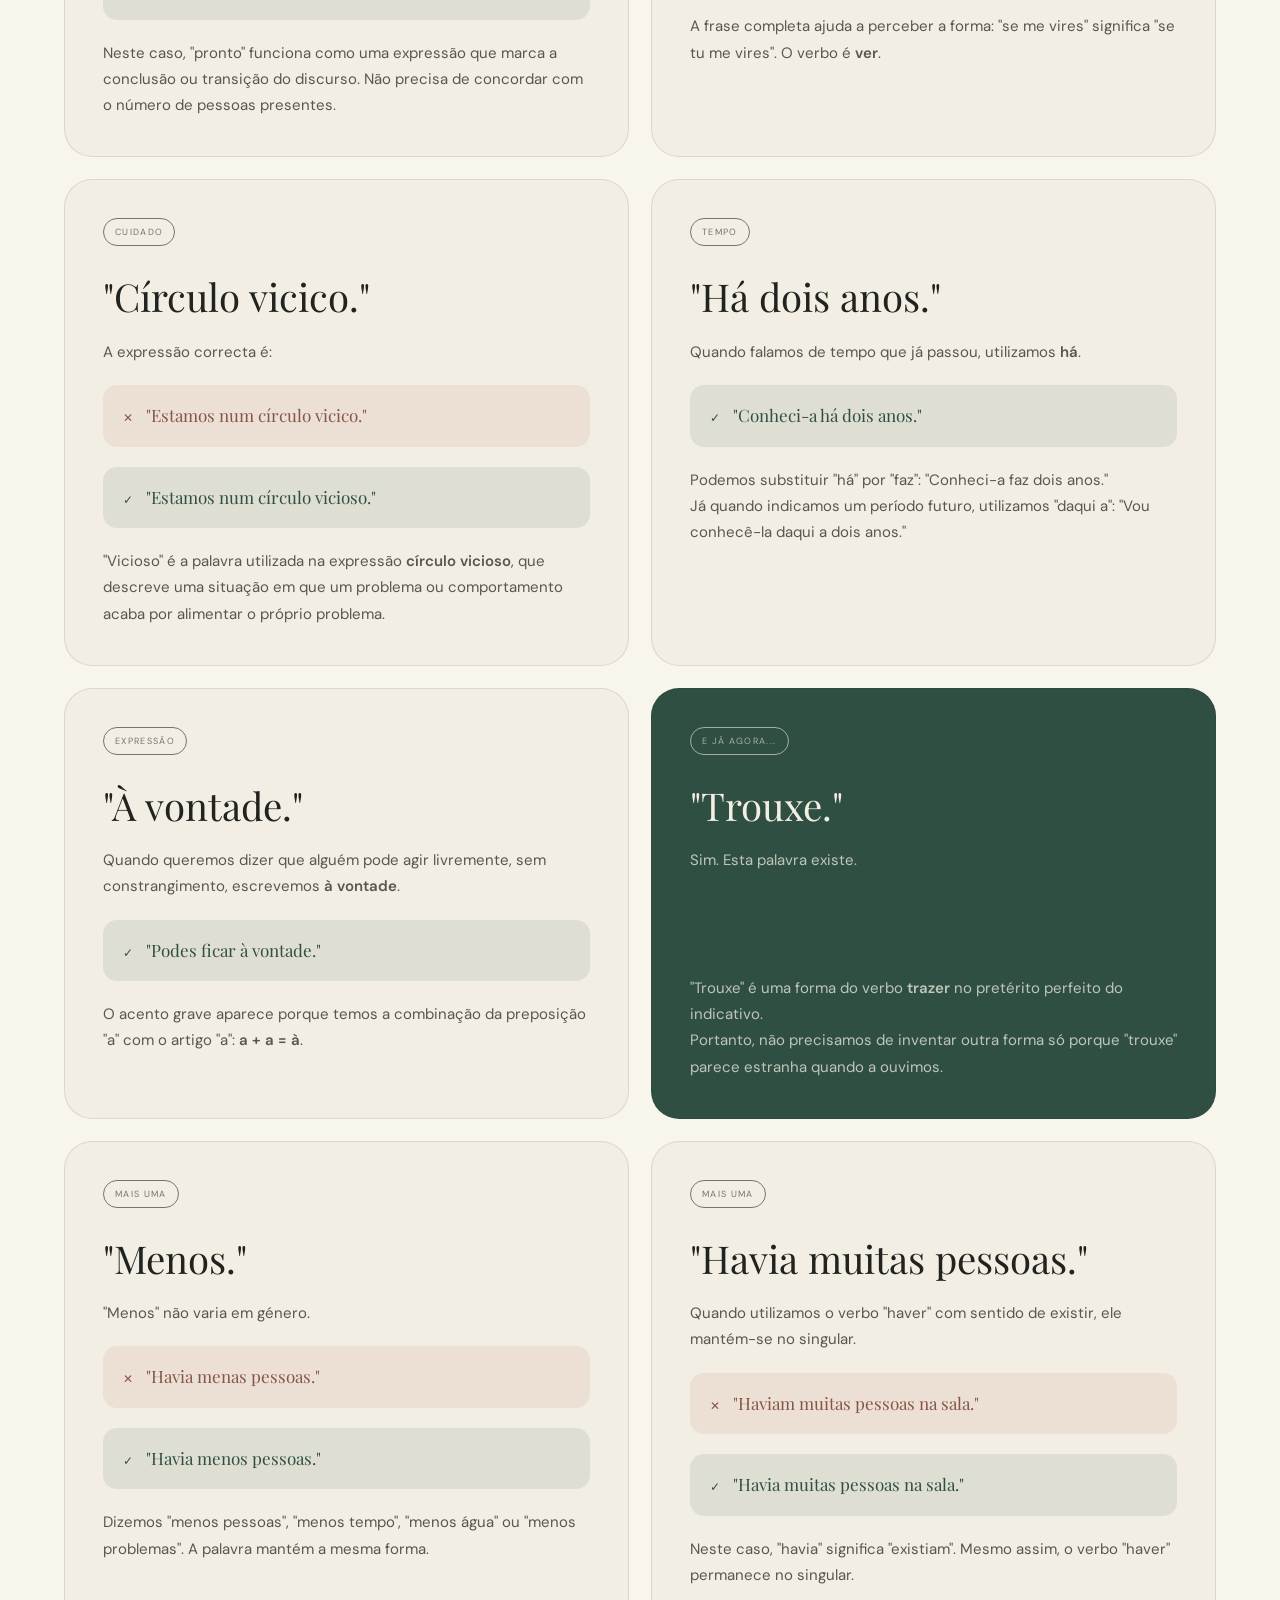
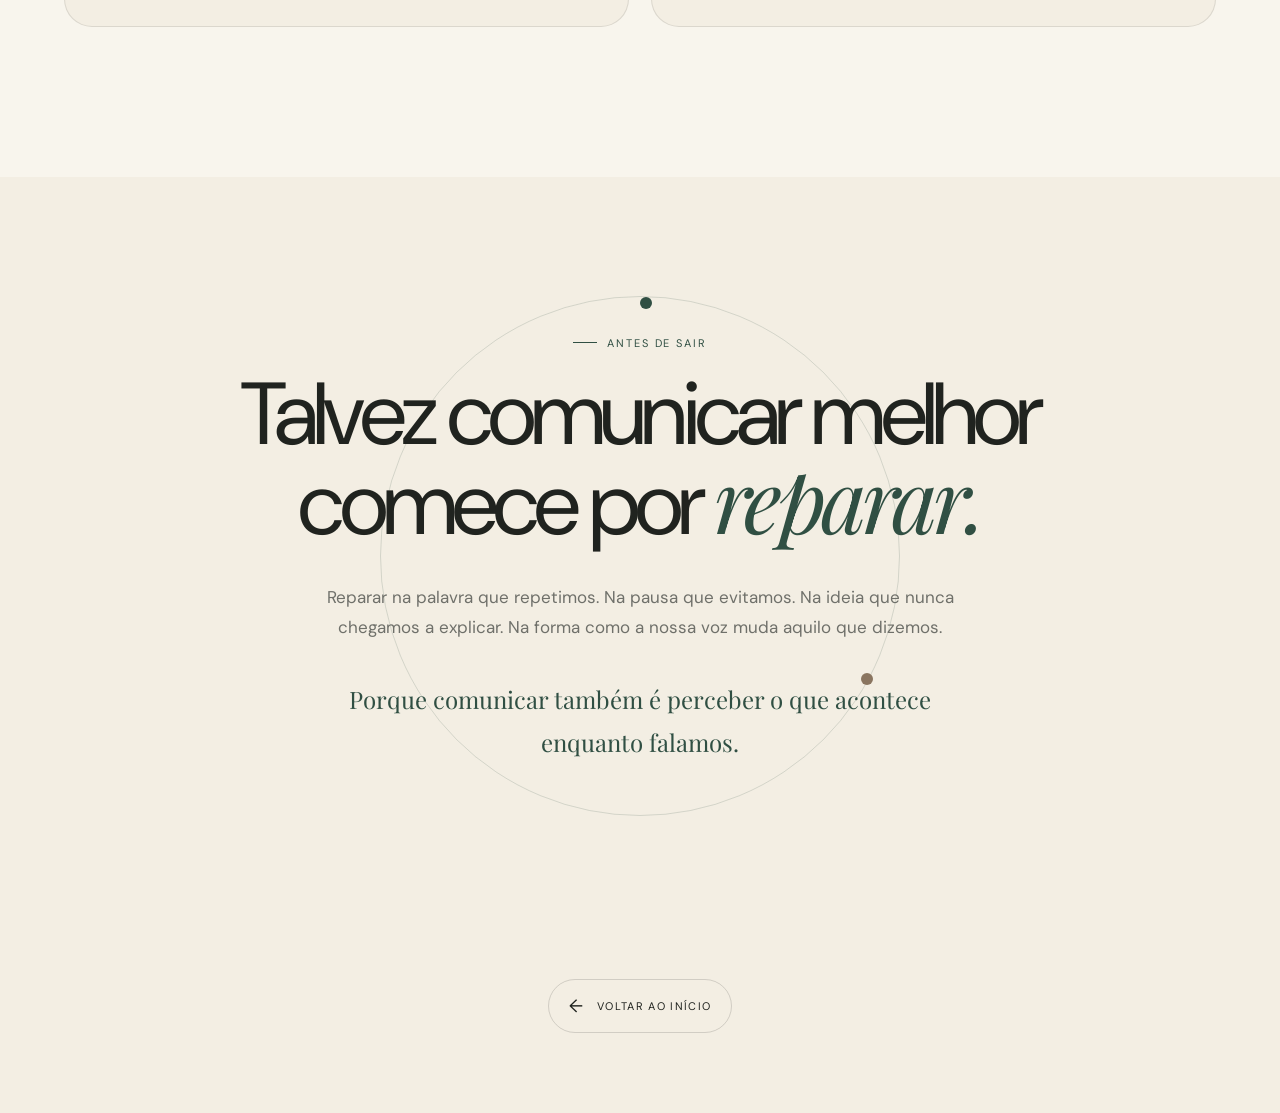
<file: pages/explorar.html>
<!DOCTYPE html>
<html lang="pt-PT">

<head>

    <meta charset="UTF-8">

    <meta
        name="viewport"
        content="width=device-width, initial-scale=1.0"
    >

    <meta
        name="description"
        content="KIO — Explora ideias, conceitos e formas de comunicar."
    >

    <meta
        name="theme-color"
        content="#f3eee3"
    >

    <title>KIO — Explorar</title>


    <!-- =====================================================
         FONTES
         ===================================================== -->

    <link rel="preconnect" href="https://fonts.googleapis.com">

    <link
        rel="preconnect"
        href="https://fonts.gstatic.com"
        crossorigin
    >

    <link
        href="https://fonts.googleapis.com/css2?family=DM+Sans:wght@400;500;600;700&family=Playfair+Display:ital,wght@400;500;600;700&display=swap"
        rel="stylesheet"
    >


    <!-- =====================================================
         CSS GERAL DO KIO
         ===================================================== -->

    <link
        rel="stylesheet"
        href="../css/style.css"
    >

    <link
        rel="stylesheet"
        href="../css/responsive.css"
    >


    <!-- =====================================================
         CSS ESPECÍFICO DA PÁGINA EXPLORAR
         ===================================================== -->

    <link
        rel="stylesheet"
        href="../css/explorar.css"
    >

</head>


<body>


    <!-- =====================================================
         ELEMENTOS DECORATIVOS
         ===================================================== -->

    <div class="noise"></div>

    <div class="floating-shape shape-one"></div>

    <div class="floating-shape shape-two"></div>

    <div class="floating-shape shape-three"></div>



    <!-- =====================================================
         HEADER GERAL KIO
         ===================================================== -->

    <header
        class="site-header"
        id="siteHeader"
    >

        <!-- LOGO -->

        <a
            href="index.html"
            class="logo"
            aria-label="KIO — Início"
        >
            KIO
        </a>


        <!-- NAVEGAÇÃO PRINCIPAL -->

        <nav
            class="main-nav"
            aria-label="Navegação principal"
        >

            <a href="explorar.html">
                Explorar
            </a>

            <a href="desafios.html">
                Desafios
            </a>

            <a href="treinar.html">
                Treinar
            </a>

            <a href="diz-me.html">
                Diz-me
            </a>

            <a href="percurso.html">
                Percurso
            </a>

        </nav>


        <!-- HAMBÚRGUER -->

        <button
            class="menu-toggle"
            id="menuToggle"
            type="button"
            aria-label="Abrir menu"
            aria-expanded="false"
            aria-controls="menuOverlay"
        >

            <span></span>
            <span></span>
            <span></span>

        </button>

    </header>



    <!-- =====================================================
         MENU SECUNDÁRIO
         ===================================================== -->

    <div
        class="menu-overlay"
        id="menuOverlay"
        aria-hidden="true"
    >

        <div class="menu-inner">

            <nav
                class="menu-navigation"
                aria-label="Menu KIO"
            >

                <a href="sobre.html">
                    <span>01</span>
                    Sobre KIO
                </a>

                <a href="formacao.html">
                    <span>02</span>
                    Formação
                </a>

                <a href="kio-hair.html">
                    <span>03</span>
                    KIO / HAIR
                </a>

                <a href="contacto.html">
                    <span>04</span>
                    Contacto
                </a>

            </nav>

        </div>

    </div>



    <!-- =====================================================
         CONTEÚDO PRINCIPAL
         ===================================================== -->

    <main>


        <!-- =================================================
             ABERTURA
             ================================================= -->

        <section class="explore-hero">

            <div class="hero-small">
                ideias · conceitos · comunicação
            </div>

            <div class="hero-copy">

                <h1>
                    Nem tudo aquilo
                    que dizemos
                    é aquilo que
                    <em>queremos transmitir.</em>
                </h1>

                <p>
                    Um espaço para descobrir aquilo que normalmente
                    passa despercebido quando falamos, ouvimos,
                    pensamos e comunicamos.
                </p>

            </div>

            <div class="hero-visual">

                <div class="visual-ring ring-large"></div>

                <div class="visual-ring ring-small"></div>

                <span class="visual-dot dot-a"></span>

                <span class="visual-dot dot-b"></span>

                <span class="visual-dot dot-c"></span>

                <span class="visual-word word-voz">
                    voz
                </span>

                <span class="visual-word word-ideia">
                    ideia
                </span>

                <span class="visual-word word-silencio">
                    silêncio
                </span>

            </div>

        </section>



        <!-- =================================================
             QUESTÃO FILOSÓFICA
             ================================================= -->

        <section class="deep-question">

            <div class="question-decoration">
                <span>?</span>
            </div>

            <div class="question-content">

                <span class="section-kicker">
                    uma questão para pensar
                </span>

                <h2>
                    O que acontece quando
                    <em>sentimos</em>
                    aquilo que queremos dizer,
                    mas não conseguimos fazê-lo
                    chegar ao outro?
                </h2>

                <p>
                    Se retirarmos emoção, podemos tornar a nossa
                    mensagem fria. Se colocarmos emoção em excesso,
                    podemos perder a própria ideia.
                </p>

                <p>
                    E quando nem sequer conseguimos organizar
                    aquilo que pensamos, até uma boa intenção pode
                    tornar-se difícil de compreender.
                </p>

            </div>

        </section>



        <!-- =================================================
             SABIAS DISTO
             ================================================= -->

        <section class="did-you-know">

            <div class="section-heading">

                <span class="section-kicker">
                    oratória
                </span>

                <h2>
                    Sabias
                    <em>disto?</em>
                </h2>

                <p>
                    Algumas coisas sobre a forma como falamos
                    parecem pequenas. Mas, quando começamos a
                    reparar nelas, percebemos que mudam bastante
                    a maneira como uma mensagem chega ao outro.
                </p>

            </div>


            <!-- CARROSSEL -->

            <div class="carousel-wrapper">

                <button
                    class="carousel-button prev"
                    type="button"
                    aria-label="Curiosidade anterior"
                >
                    ←
                </button>


                <div
                    class="curiosity-carousel"
                    id="curiosityCarousel"
                    tabindex="0"
                >

                    <article class="curiosity-card">

                        <div class="card-symbol">
                            ◌
                        </div>

                        <span class="card-label">
                            sabias que...
                        </span>

                        <h3>
                            Falar bem não significa falar muito.
                        </h3>

                        <p>
                            Uma pessoa pode conhecer muitas palavras
                            e, ainda assim, ter dificuldade em transmitir
                            uma ideia. Na comunicação, quantidade não
                            garante clareza.
                        </p>

                        <p>
                            Uma fala eficaz depende também daquilo que
                            escolhemos retirar. Saber o que não precisamos
                            de dizer pode ser tão importante como saber
                            o que devemos dizer.
                        </p>

                    </article>


                    <article class="curiosity-card card-dark">

                        <div class="card-symbol">
                            ∿
                        </div>

                        <span class="card-label">
                            sabias que...
                        </span>

                        <h3>
                            O silêncio também comunica.
                        </h3>

                        <p>
                            Uma pausa pode separar duas ideias,
                            criar expectativa ou simplesmente dar
                            tempo para quem ouve compreender aquilo
                            que acabou de ser dito.
                        </p>

                        <p>
                            Por isso, preencher todos os segundos
                            com "ahn", "em" ou "iiii" nem sempre ajuda.
                            Às vezes, o silêncio é exactamente aquilo
                            que a fala precisa.
                        </p>

                    </article>


                    <article class="curiosity-card card-accent">

                        <div class="card-symbol">
                            ↗
                        </div>

                        <span class="card-label">
                            sabias que...
                        </span>

                        <h3>
                            A voz pode mudar o significado.
                        </h3>

                        <p>
                            A mesma frase pode ser recebida de formas
                            diferentes dependendo da entoação, da
                            velocidade e da intensidade utilizadas.
                        </p>

                        <p>
                            "Está bem." pode transmitir concordância,
                            irritação, dúvida ou indiferença. As palavras
                            são as mesmas. A forma de as dizer muda tudo.
                        </p>

                    </article>


                    <article class="curiosity-card">

                        <div class="card-symbol">
                            ◇
                        </div>

                        <span class="card-label">
                            sabias que...
                        </span>

                        <h3>
                            O público não ouve apenas palavras.
                        </h3>

                        <p>
                            Antes de terminarmos uma frase, já estamos
                            a transmitir informação através do olhar,
                            da expressão facial, da postura e da voz.
                        </p>

                        <p>
                            É por isso que comunicar não é simplesmente
                            escolher palavras. É construir uma experiência
                            para quem está a ouvir.
                        </p>

                    </article>


                    <article class="curiosity-card card-dark">

                        <div class="card-symbol">
                            +
                        </div>

                        <span class="card-label">
                            sabias que...
                        </span>

                        <h3>
                            Uma boa pausa pode dar força a uma ideia.
                        </h3>

                        <p>
                            Quando fazemos uma pausa antes de uma palavra
                            importante, o cérebro de quem ouve recebe
                            um pequeno sinal de atenção.
                        </p>

                        <p>
                            Não precisamos de falar mais alto para dar
                            destaque a alguma coisa. Por vezes, basta
                            deixar espaço antes dela.
                        </p>

                    </article>

                </div>


                <button
                    class="carousel-button next"
                    type="button"
                    aria-label="Próxima curiosidade"
                >
                    →
                </button>

            </div>


            <div class="carousel-indicator">

                <span class="indicator active"></span>
                <span class="indicator"></span>
                <span class="indicator"></span>
                <span class="indicator"></span>
                <span class="indicator"></span>

            </div>

        </section>



        <!-- =================================================
             COMUNICAR É DAR FORMA
             ================================================= -->

        <section class="idea-section">

            <div class="idea-visual">

                <div class="image-space">

                    <span>
                        espaço para
                        <strong>imagem</strong>
                    </span>

                    <div class="image-mark">
                        ◇
                    </div>

                </div>

                <div class="visual-caption">
                    pensamento → linguagem → compreensão
                </div>

            </div>


            <div class="idea-content">

                <span class="section-kicker">
                    uma ideia
                </span>

                <h2>
                    Comunicar é dar forma
                    àquilo que
                    <em>pensamos.</em>
                </h2>

                <p class="large-text">
                    Uma ideia pode existir dentro da nossa cabeça
                    de forma perfeitamente clara. O desafio começa
                    quando precisamos de a transformar em palavras
                    para outra pessoa.
                </p>


                <div class="everyday-examples">

                    <article>

                        <span>01</span>

                        <h3>
                            Quando tens de explicar alguma coisa.
                        </h3>

                        <p>
                            Na tua cabeça, sabes exactamente o que
                            aconteceu. Mas, quando começas a contar,
                            percebes que não sabes por onde começar.
                        </p>

                        <p>
                            O problema pode não estar na ideia.
                            Pode estar na forma como a organizaste.
                        </p>

                    </article>


                    <article>

                        <span>02</span>

                        <h3>
                            Quando queres defender uma opinião.
                        </h3>

                        <p>
                            Sabes aquilo em que acreditas, mas,
                            quando alguém pergunta "porquê?",
                            aparecem apenas frases soltas.
                        </p>

                        <p>
                            Ter uma opinião e conseguir
                            <strong>argumentá-la</strong>
                            são capacidades diferentes.
                        </p>

                    </article>


                    <article>

                        <span>03</span>

                        <h3>
                            Quando estás emocionado.
                        </h3>

                        <p>
                            A ideia continua dentro de ti, mas a
                            emoção pode alterar o ritmo, a escolha
                            das palavras e até a ordem dos pensamentos.
                        </p>

                        <p>
                            Sentir não é o problema. O desafio é
                            continuar a comunicar mesmo quando sentimos muito.
                        </p>

                    </article>


                    <article>

                        <span>04</span>

                        <h3>
                            Quando sabes, mas não consegues explicar.
                        </h3>

                        <p class="quote-line">
                            "Eu sei explicar isto...
                            só não sei como."
                        </p>

                        <p>
                            Saber alguma coisa e conseguir transmiti-la
                            a outra pessoa exige transformar conhecimento
                            em linguagem.
                        </p>

                    </article>

                </div>

            </div>

        </section>



        <!-- =================================================
             QUATRO COISAS
             ================================================= -->

        <section class="four-things">

            <div class="four-intro">

                <span class="section-kicker">
                    vamos mais fundo
                </span>

                <h2>
                    Quatro coisas
                    que mudam
                    uma <em>fala.</em>
                </h2>

                <p>
                    Não são regras rígidas. São elementos que podem
                    alterar completamente a forma como uma ideia
                    chega a quem nos ouve.
                </p>

            </div>


            <div class="concept-grid">


                <article class="concept-card concept-clarity">

                    <div class="concept-top">
                        <span class="concept-symbol">○</span>
                        <span>01</span>
                    </div>

                    <h3>
                        Clareza
                    </h3>

                    <p class="concept-main">
                        Saber exactamente qual é a ideia que queremos
                        transmitir antes de tentar explicá-la.
                    </p>

                    <div class="concept-example">

                        <span>
                            imagina
                        </span>

                        <p>
                            Alguém pergunta:
                            "O que aconteceu?"
                        </p>

                        <p>
                            Se responderes com cinco acontecimentos
                            diferentes antes de dizeres aquilo que
                            realmente aconteceu, a pessoa pode perder
                            o fio da história.
                        </p>

                        <strong>
                            Primeiro a ideia. Depois os detalhes.
                        </strong>

                    </div>

                </article>


                <article class="concept-card concept-intonation">

                    <div class="concept-top">
                        <span class="concept-symbol">∿</span>
                        <span>02</span>
                    </div>

                    <h3>
                        Entoação
                    </h3>

                    <p class="concept-main">
                        A forma como a voz sobe, desce, ganha força
                        ou perde intensidade também constrói significado.
                    </p>

                    <div class="concept-example">

                        <span>
                            experimenta
                        </span>

                        <p>
                            Diz:
                        </p>

                        <strong>
                            "Tu fizeste isso."
                        </strong>

                        <p>
                            Agora imagina a mesma frase dita com
                            surpresa, acusação, dúvida ou ironia.
                        </p>

                        <strong>
                            As palavras não mudaram.
                            A intenção mudou.
                        </strong>

                    </div>

                </article>


                <article class="concept-card concept-pause">

                    <div class="concept-top">
                        <span class="concept-symbol">Ⅱ</span>
                        <span>03</span>
                    </div>

                    <h3>
                        Pausa
                    </h3>

                    <p class="concept-main">
                        Nem todo o silêncio precisa de ser preenchido.
                        Às vezes, parar é o que permite à ideia chegar.
                    </p>

                    <div class="concept-example">

                        <span>
                            pensa nisto
                        </span>

                        <p>
                            "A decisão foi tomada..."
                        </p>

                        <p class="pause-demo">
                            <em>pausa</em>
                        </p>

                        <p>
                            "...mas ainda podemos mudar alguma coisa."
                        </p>

                        <strong>
                            O silêncio também cria significado.
                        </strong>

                    </div>

                </article>


                <article class="concept-card concept-rhythm">

                    <div class="concept-top">
                        <span class="concept-symbol">≈</span>
                        <span>04</span>
                    </div>

                    <h3>
                        Ritmo
                    </h3>

                    <p class="concept-main">
                        Uma fala que mantém sempre a mesma velocidade
                        pode perder força. O ritmo acompanha aquilo
                        que queremos destacar.
                    </p>

                    <div class="concept-example">

                        <span>
                            repara
                        </span>

                        <p>
                            Uma história pode começar devagar,
                            acelerar quando algo acontece e voltar
                            a abrandar antes do momento mais importante.
                        </p>

                        <strong>
                            O ritmo acompanha a história.
                        </strong>

                    </div>

                </article>

            </div>

        </section>



        <!-- =================================================
             LÍNGUA PORTUGUESA
             ================================================= -->

        <section class="language-evolution">

            <div class="language-visual">

                <div class="language-circle">
                    <span>palavra</span>
                </div>

                <div class="language-arrow">
                    →
                </div>

                <div class="language-circle second">
                    <span>uso</span>
                </div>

                <div class="language-arrow">
                    →
                </div>

                <div class="language-circle third">
                    <span>língua</span>
                </div>

            </div>


            <div class="language-copy">

                <span class="section-kicker">
                    língua portuguesa
                </span>

                <h2>
                    A língua também
                    <em>evolui.</em>
                </h2>

                <p>
                    Uma língua não é uma peça imóvel. É utilizada
                    diariamente por milhões de pessoas, em lugares
                    diferentes, por gerações diferentes.
                </p>

                <p>
                    Algumas palavras mudam de significado. Outras
                    desaparecem. Outras aparecem. Certas formas que
                    antes eram consideradas estranhas acabam por ser
                    incorporadas pela língua.
                </p>

                <p>
                    Mas existe uma diferença importante entre
                    <strong>uma língua mudar</strong>
                    e qualquer erro passar a estar correcto.
                </p>

                <p>
                    A mudança linguística acontece através de processos
                    históricos e sociais. Não basta uma pessoa decidir
                    utilizar uma palavra de determinada forma para
                    transformar imediatamente a norma.
                </p>

            </div>

        </section>



        <!-- =================================================
             ESPAÇO VISUAL
             ================================================= -->

        <section class="visual-break">

            <div class="visual-break-image">

                <span>
                    imagem / ilustração
                </span>

                <div class="break-symbol">
                    ✦
                </div>

            </div>


            <div class="visual-break-text">

                <span>
                    palavras em movimento
                </span>

                <p>
                    A língua acompanha quem a utiliza.
                </p>

            </div>

        </section>



        <!-- =================================================
             EXPRESSÕES
             ================================================= -->

        <section class="language-expressions">

            <div class="expressions-heading">

                <span class="section-kicker">
                    língua portuguesa
                </span>

                <h2>
                    Algumas coisas que
                    provavelmente já ouviste
                    <em>por aí.</em>
                </h2>

                <p>
                    Nem tudo aquilo que ouvimos muitas vezes corresponde
                    à forma recomendada pela norma. Vejamos alguns casos —
                    com frases completas, porque é no contexto que a
                    língua faz sentido.
                </p>

            </div>


            <div class="expression-list">


                <article class="expression-card">

                    <span class="expression-tag">
                        não é bem assim
                    </span>

                    <h3>
                        "Prontos."
                    </h3>

                    <p>
                        Se estás a terminar uma explicação e queres
                        dizer que está concluída, o habitual é:
                    </p>

                    <div class="wrong">
                        "Prontos, já podemos começar."
                    </div>

                    <div class="correct">
                        "Pronto, já podemos começar."
                    </div>

                    <p>
                        Neste caso, "pronto" funciona como uma expressão
                        que marca a conclusão ou transição do discurso.
                        Não precisa de concordar com o número de pessoas
                        presentes.
                    </p>

                </article>


                <article class="expression-card">

                    <span class="expression-tag">
                        atenção à forma
                    </span>

                    <h3>
                        "Se me vires..."
                    </h3>

                    <p>
                        Aqui, "vires" pertence ao verbo
                        <strong>ver</strong>.
                    </p>

                    <div class="wrong">
                        "Se me veres a fazer isso, avisa-me."
                    </div>

                    <div class="correct">
                        "Se me vires a fazer isso, avisa-me."
                    </div>

                    <p>
                        A frase completa ajuda a perceber a forma:
                        "se me vires" significa "se tu me vires".
                        O verbo é <strong>ver</strong>.
                    </p>

                </article>


                <article class="expression-card">

                    <span class="expression-tag">
                        cuidado
                    </span>

                    <h3>
                        "Círculo vicico."
                    </h3>

                    <p>
                        A expressão correcta é:
                    </p>

                    <div class="wrong">
                        "Estamos num círculo vicico."
                    </div>

                    <div class="correct">
                        "Estamos num círculo vicioso."
                    </div>

                    <p>
                        "Vicioso" é a palavra utilizada na expressão
                        <strong>círculo vicioso</strong>, que descreve
                        uma situação em que um problema ou comportamento
                        acaba por alimentar o próprio problema.
                    </p>

                </article>


                <article class="expression-card">

                    <span class="expression-tag">
                        tempo
                    </span>

                    <h3>
                        "Há dois anos."
                    </h3>

                    <p>
                        Quando falamos de tempo que já passou,
                        utilizamos <strong>há</strong>.
                    </p>

                    <div class="correct">
                        "Conheci-a há dois anos."
                    </div>

                    <p>
                        Podemos substituir "há" por "faz":
                        "Conheci-a faz dois anos."
                    </p>

                    <p>
                        Já quando indicamos um período futuro,
                        utilizamos "daqui a":
                        "Vou conhecê-la daqui a dois anos."
                    </p>

                </article>


                <article class="expression-card">

                    <span class="expression-tag">
                        expressão
                    </span>

                    <h3>
                        "À vontade."
                    </h3>

                    <p>
                        Quando queremos dizer que alguém pode agir
                        livremente, sem constrangimento, escrevemos
                        <strong>à vontade</strong>.
                    </p>

                    <div class="correct">
                        "Podes ficar à vontade."
                    </div>

                    <p>
                        O acento grave aparece porque temos a combinação
                        da preposição "a" com o artigo "a":
                        <strong>a + a = à</strong>.
                    </p>

                </article>


                <article class="expression-card featured-expression">

                    <span class="expression-tag">
                        e já agora...
                    </span>

                    <h3>
                        "Trouxe."
                    </h3>

                    <p>
                        Sim. Esta palavra existe.
                    </p>

                    <div class="correct">
                        "Eu trouxe o livro ontem."
                    </div>

                    <p>
                        "Trouxe" é uma forma do verbo
                        <strong>trazer</strong> no pretérito perfeito
                        do indicativo.
                    </p>

                    <p>
                        Portanto, não precisamos de inventar outra forma
                        só porque "trouxe" parece estranha quando a ouvimos.
                    </p>

                </article>


                <article class="expression-card">

                    <span class="expression-tag">
                        mais uma
                    </span>

                    <h3>
                        "Menos."
                    </h3>

                    <p>
                        "Menos" não varia em género.
                    </p>

                    <div class="wrong">
                        "Havia menas pessoas."
                    </div>

                    <div class="correct">
                        "Havia menos pessoas."
                    </div>

                    <p>
                        Dizemos "menos pessoas", "menos tempo",
                        "menos água" ou "menos problemas".
                        A palavra mantém a mesma forma.
                    </p>

                </article>


                <article class="expression-card">

                    <span class="expression-tag">
                        mais uma
                    </span>

                    <h3>
                        "Havia muitas pessoas."
                    </h3>

                    <p>
                        Quando utilizamos o verbo "haver" com sentido
                        de existir, ele mantém-se no singular.
                    </p>

                    <div class="wrong">
                        "Haviam muitas pessoas na sala."
                    </div>

                    <div class="correct">
                        "Havia muitas pessoas na sala."
                    </div>

                    <p>
                        Neste caso, "havia" significa "existiam".
                        Mesmo assim, o verbo "haver" permanece no singular.
                    </p>

                </article>

            </div>

        </section>



        <!-- =================================================
             CURIOSIDADE FINAL
             ================================================= -->

        <section class="final-thought">

            <div class="final-orbit"></div>

            <div class="final-content">

                <span class="section-kicker">
                    antes de sair
                </span>

                <h2>
                    Talvez comunicar melhor
                    comece por
                    <em>reparar.</em>
                </h2>

                <p>
                    Reparar na palavra que repetimos.
                    Na pausa que evitamos.
                    Na ideia que nunca chegamos a explicar.
                    Na forma como a nossa voz muda aquilo que dizemos.
                </p>

                <p class="final-emphasis">
                    Porque comunicar também é perceber
                    o que acontece enquanto falamos.
                </p>

            </div>

        </section>



        <!-- =================================================
             VOLTAR AO INÍCIO
             ================================================= -->

        <section class="back-home-section">

            <a
                href="index.html"
                class="back-home"
                data-home
            >

                <span>
                    ←
                </span>

                voltar ao início

            </a>

        </section>

    </main>



    <!-- =====================================================
         JAVASCRIPT GERAL DO KIO
         ===================================================== -->

    <script
        src="../js/main.js"
        defer
    ></script>



    <!-- =====================================================
         JAVASCRIPT ESPECÍFICO — EXPLORAR
         ===================================================== -->

    <script>

        document.addEventListener(
            "DOMContentLoaded",
            function () {


                /* =============================================
                   CARROSSEL
                   ============================================= */

                const carousel =
                    document.getElementById(
                        "curiosityCarousel"
                    );

                const previous =
                    document.querySelector(
                        ".carousel-button.prev"
                    );

                const next =
                    document.querySelector(
                        ".carousel-button.next"
                    );

                const indicators =
                    document.querySelectorAll(
                        ".indicator"
                    );


                if (
                    carousel &&
                    previous &&
                    next
                ) {

                    const getCardWidth =
                        () => {

                            const card =
                                carousel.querySelector(
                                    ".curiosity-card"
                                );

                            if (!card) {
                                return 350;
                            }

                            const style =
                                window.getComputedStyle(
                                    card
                                );

                            const margin =
                                parseFloat(
                                    style.marginRight
                                ) || 0;

                            return (
                                card.offsetWidth +
                                margin +
                                24
                            );

                        };


                    const updateIndicators =
                        () => {

                            const width =
                                getCardWidth();

                            const current =
                                Math.round(
                                    carousel.scrollLeft /
                                    width
                                );

                            indicators.forEach(
                                (
                                    indicator,
                                    index
                                ) => {

                                    indicator.classList.toggle(
                                        "active",
                                        index === current
                                    );

                                }
                            );

                        };


                    next.addEventListener(
                        "click",
                        function () {

                            carousel.scrollBy({
                                left:
                                    getCardWidth(),
                                behavior:
                                    "smooth"
                            });

                        }
                    );


                    previous.addEventListener(
                        "click",
                        function () {

                            carousel.scrollBy({
                                left:
                                    -getCardWidth(),
                                behavior:
                                    "smooth"
                            });

                        }
                    );


                    carousel.addEventListener(
                        "scroll",
                        updateIndicators,
                        {
                            passive: true
                        }
                    );


                    indicators.forEach(
                        function (
                            indicator,
                            index
                        ) {

                            indicator.addEventListener(
                                "click",
                                function () {

                                    carousel.scrollTo({
                                        left:
                                            getCardWidth() *
                                            index,
                                        behavior:
                                            "smooth"
                                    });

                                }
                            );

                        }
                    );

                }



                /* =============================================
                   APARECIMENTO DOS ELEMENTOS
                   ============================================= */

                const revealElements =
                    document.querySelectorAll(
                        ".curiosity-card, " +
                        ".concept-card, " +
                        ".expression-card, " +
                        ".everyday-examples article"
                    );


                if (
                    "IntersectionObserver" in window
                ) {

                    const revealObserver =
                        new IntersectionObserver(
                            function (entries) {

                                entries.forEach(
                                    function (entry) {

                                        if (
                                            entry.isIntersecting
                                        ) {

                                            entry.target.classList.add(
                                                "is-visible"
                                            );

                                            revealObserver.unobserve(
                                                entry.target
                                            );

                                        }

                                    }
                                );

                            },
                            {
                                threshold: 0.12
                            }
                        );


                    revealElements.forEach(
                        function (element) {

                            revealObserver.observe(
                                element
                            );

                        }
                    );

                } else {

                    revealElements.forEach(
                        function (element) {

                            element.classList.add(
                                "is-visible"
                            );

                        }
                    );

                }



                /* =============================================
                   EFEITO SUAVE NO HERO
                   ============================================= */

                const hero =
                    document.querySelector(
                        ".explore-hero"
                    );

                const heroVisual =
                    document.querySelector(
                        ".hero-visual"
                    );


                window.addEventListener(
                    "scroll",
                    function () {

                        if (
                            !hero ||
                            !heroVisual
                        ) {
                            return;
                        }

                        const scroll =
                            window.scrollY;


                        if (
                            scroll <
                            window.innerHeight
                        ) {

                            heroVisual.style.transform =
                                "translateY(" +
                                (
                                    scroll * 0.08
                                ) +
                                "px) rotate(" +
                                (
                                    scroll * 0.01
                                ) +
                                "deg)";

                        }

                    },
                    {
                        passive: true
                    }
                );

            }
        );

    </script>

</body>

</html>
</file>
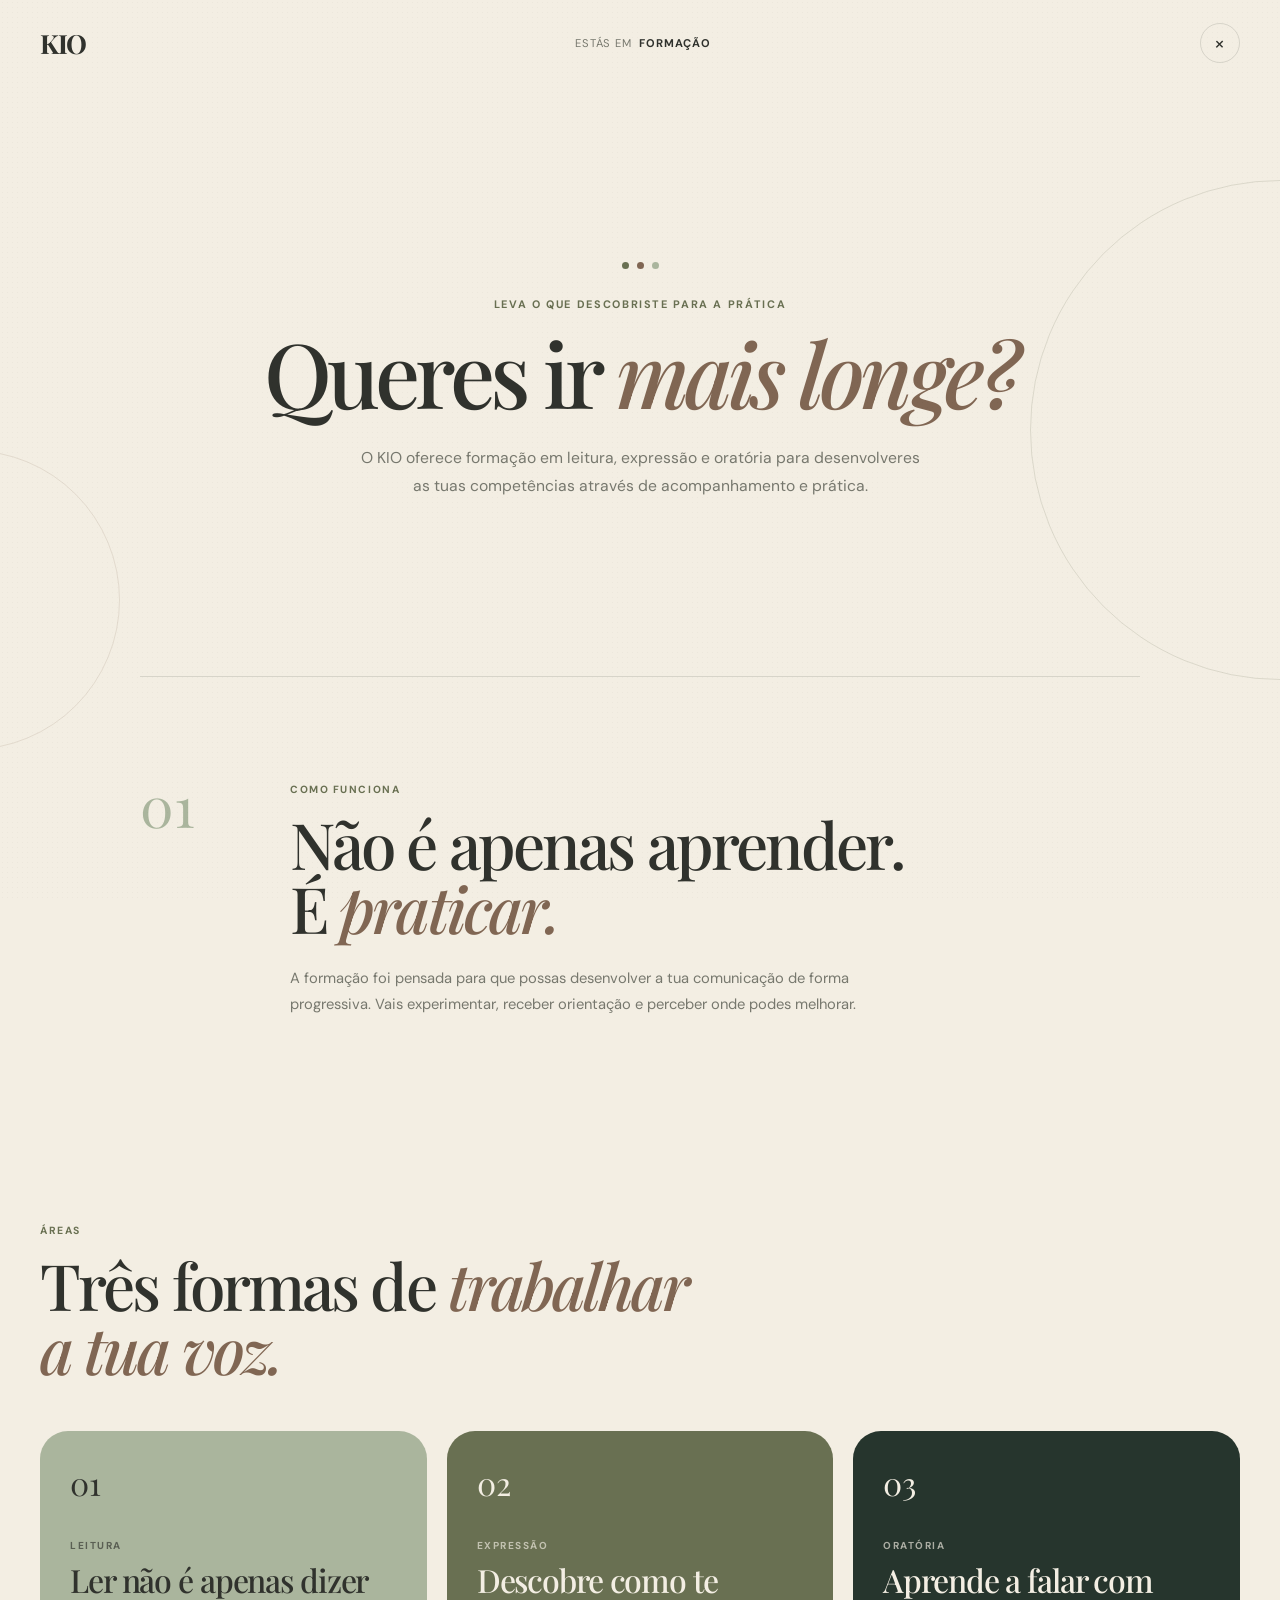
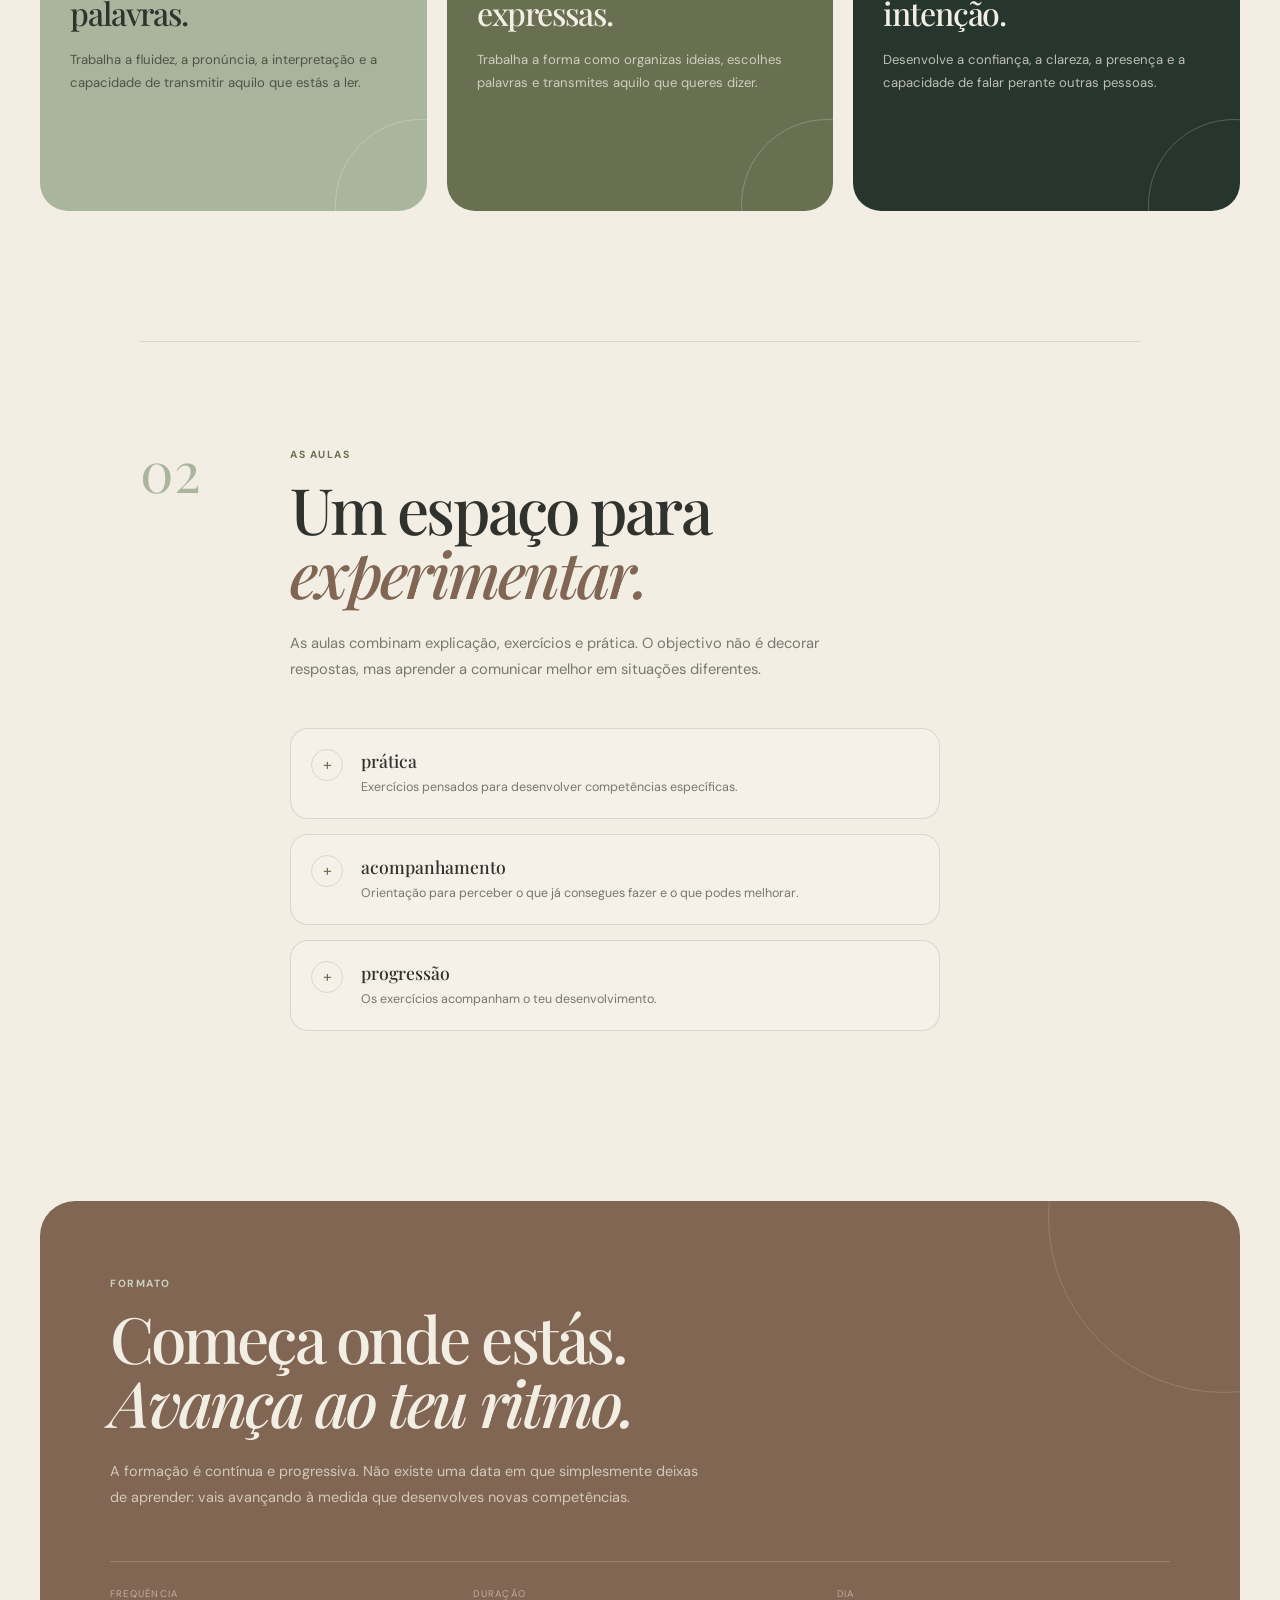
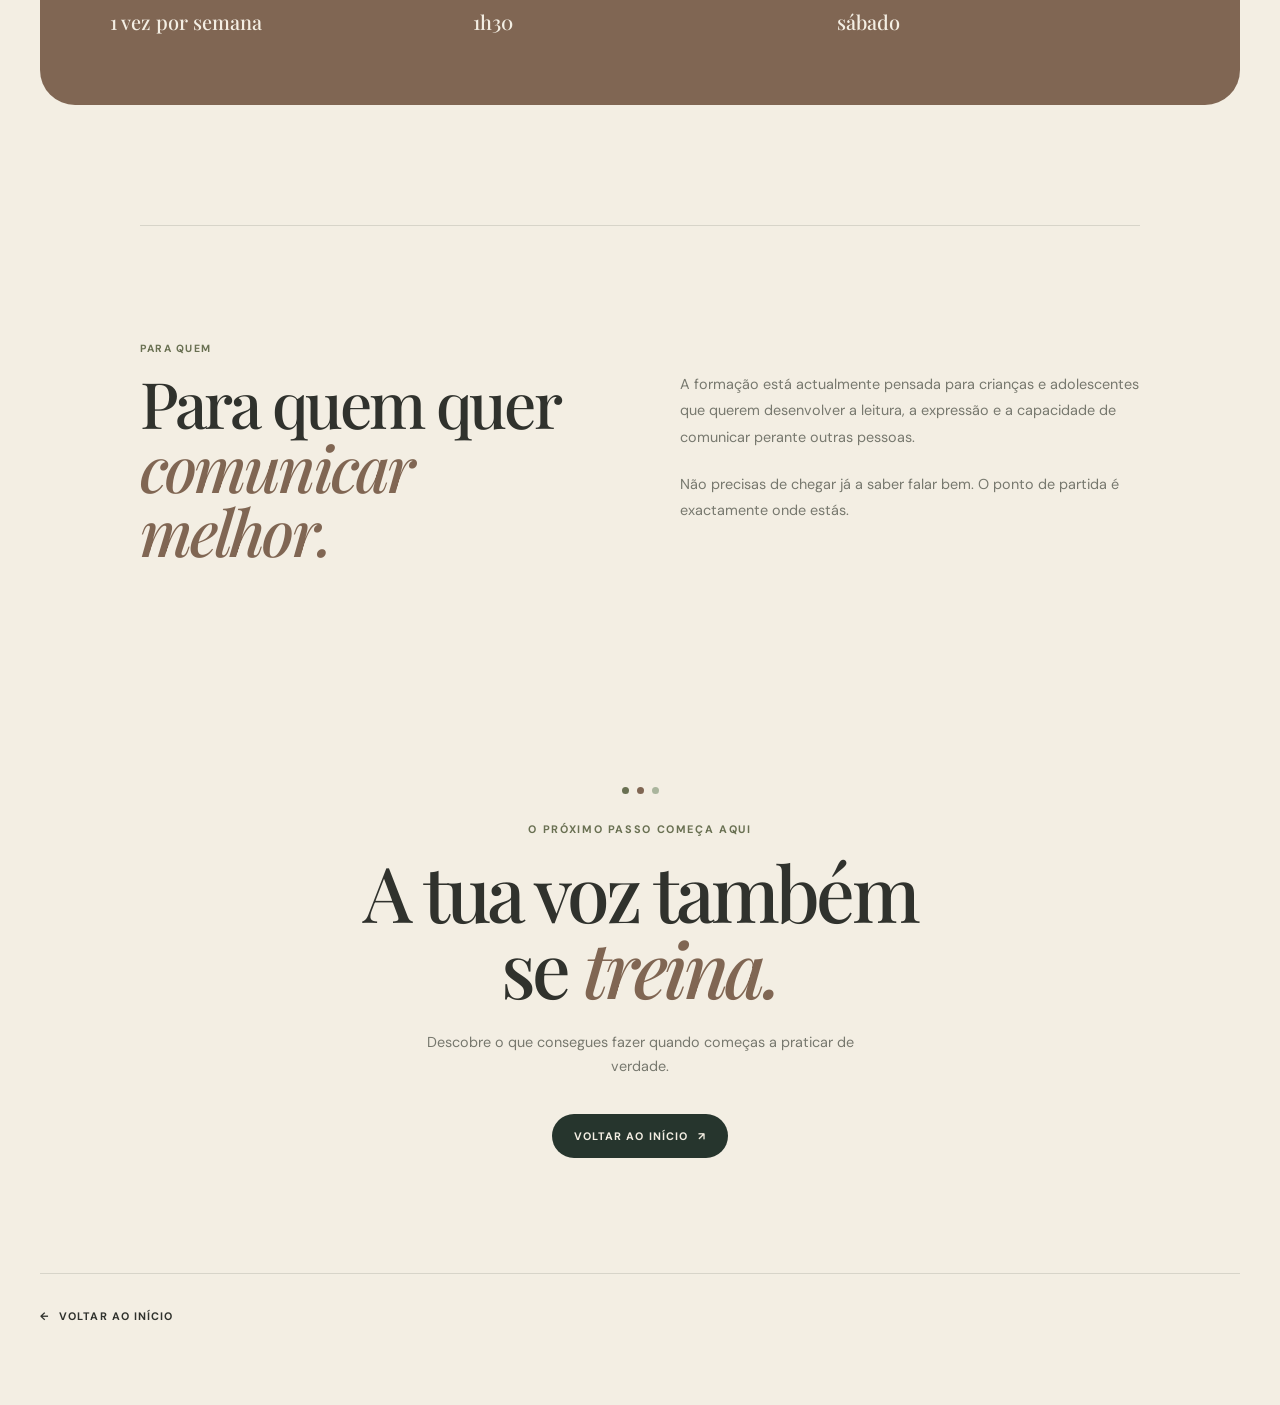
<file: pages/formacao.html>
<!DOCTYPE html>
<html lang="pt-PT">

<head>

    <meta charset="UTF-8">

    <meta
        name="viewport"
        content="width=device-width, initial-scale=1.0"
    >

    <meta
        name="description"
        content="KIO — Formação em leitura, expressão e oratória."
    >

    <meta
        name="theme-color"
        content="#26352d"
    >

    <title>KIO — Formação</title>


    <!-- =====================================================
         FONTES
         ===================================================== -->

    <link rel="preconnect" href="https://fonts.googleapis.com">

    <link
        rel="preconnect"
        href="https://fonts.gstatic.com"
        crossorigin
    >

    <link
        href="https://fonts.googleapis.com/css2?family=DM+Sans:wght@400;500;600;700&family=Playfair+Display:ital,wght@400;500;600;700&display=swap"
        rel="stylesheet"
    >


    <!-- =====================================================
         CSS DA PÁGINA DE FORMAÇÃO
         ===================================================== -->

    <link
        rel="stylesheet"
        href="../css/formacao.css"
    >

</head>


<body class="formacao-page">


    <!-- =====================================================
         TEXTURA
         ===================================================== -->

    <div
        class="formacao-noise"
        aria-hidden="true"
    ></div>


    <!-- =====================================================
         ELEMENTOS DECORATIVOS
         ===================================================== -->

    <div
        class="formacao-circle circle-one"
        aria-hidden="true"
    ></div>

    <div
        class="formacao-circle circle-two"
        aria-hidden="true"
    ></div>


    <!-- =====================================================
         CABEÇALHO
         ===================================================== -->

    <header class="formacao-header">

        <a
            href="../index.html"
            class="formacao-logo"
            aria-label="Voltar ao início"
        >
            KIO
        </a>


        <div class="formacao-location">

            <span>estás em</span>

            <strong>formação</strong>

        </div>


        <a
            href="../index.html"
            class="formacao-close"
            aria-label="Voltar ao início"
        >
            ×
        </a>

    </header>


    <main>


        <!-- =================================================
             HERO
             ================================================= -->

        <section class="formacao-hero">

            <div class="hero-decoration">

                <span></span>
                <span></span>
                <span></span>

            </div>


            <span class="formacao-kicker">
                leva o que descobriste para a prática
            </span>


            <h1>

                Queres ir
                <em>mais longe?</em>

            </h1>


            <p class="hero-description">

                O KIO oferece formação em leitura, expressão
                e oratória para desenvolveres as tuas
                competências através de acompanhamento
                e prática.

            </p>

        </section>



        <!-- =================================================
             INTRODUÇÃO
             ================================================= -->

        <section class="formacao-intro">

            <div class="intro-number">
                01
            </div>


            <div class="intro-content">

                <span class="section-label">
                    como funciona
                </span>

                <h2>
                    Não é apenas aprender.
                    <br>
                    É <em>praticar.</em>
                </h2>

                <p>
                    A formação foi pensada para que possas
                    desenvolver a tua comunicação de forma
                    progressiva. Vais experimentar, receber
                    orientação e perceber onde podes melhorar.
                </p>

            </div>

        </section>



        <!-- =================================================
             ÁREAS DE FORMAÇÃO
             ================================================= -->

        <section class="formacao-areas">

            <div class="areas-heading">

                <span class="section-label">
                    áreas
                </span>

                <h2>
                    Três formas de
                    <em>trabalhar a tua voz.</em>
                </h2>

            </div>


            <div class="areas-grid">


                <!-- LEITURA -->

                <article class="area-card area-reading">

                    <div class="area-number">
                        01
                    </div>

                    <span class="area-tag">
                        leitura
                    </span>

                    <h3>
                        Ler não é apenas
                        dizer palavras.
                    </h3>

                    <p>
                        Trabalha a fluidez, a pronúncia,
                        a interpretação e a capacidade de
                        transmitir aquilo que estás a ler.
                    </p>

                </article>



                <!-- EXPRESSÃO -->

                <article class="area-card area-expression">

                    <div class="area-number">
                        02
                    </div>

                    <span class="area-tag">
                        expressão
                    </span>

                    <h3>
                        Descobre como
                        te expressas.
                    </h3>

                    <p>
                        Trabalha a forma como organizas
                        ideias, escolhes palavras e
                        transmites aquilo que queres dizer.
                    </p>

                </article>



                <!-- ORATÓRIA -->

                <article class="area-card area-oratory">

                    <div class="area-number">
                        03
                    </div>

                    <span class="area-tag">
                        oratória
                    </span>

                    <h3>
                        Aprende a falar
                        com intenção.
                    </h3>

                    <p>
                        Desenvolve a confiança, a clareza,
                        a presença e a capacidade de falar
                        perante outras pessoas.
                    </p>

                </article>

            </div>

        </section>



        <!-- =================================================
             AULAS
             ================================================= -->

        <section class="classes-section">

            <div class="classes-number">
                02
            </div>


            <div class="classes-content">

                <span class="section-label">
                    as aulas
                </span>

                <h2>
                    Um espaço para
                    <em>experimentar.</em>
                </h2>

                <p>
                    As aulas combinam explicação, exercícios
                    e prática. O objectivo não é decorar
                    respostas, mas aprender a comunicar
                    melhor em situações diferentes.
                </p>


                <div class="class-details">


                    <div class="detail-item">

                        <span class="detail-icon">
                            +
                        </span>

                        <div>

                            <strong>
                                prática
                            </strong>

                            <p>
                                Exercícios pensados para
                                desenvolver competências
                                específicas.
                            </p>

                        </div>

                    </div>



                    <div class="detail-item">

                        <span class="detail-icon">
                            +
                        </span>

                        <div>

                            <strong>
                                acompanhamento
                            </strong>

                            <p>
                                Orientação para perceber
                                o que já consegues fazer
                                e o que podes melhorar.
                            </p>

                        </div>

                    </div>



                    <div class="detail-item">

                        <span class="detail-icon">
                            +
                        </span>

                        <div>

                            <strong>
                                progressão
                            </strong>

                            <p>
                                Os exercícios acompanham
                                o teu desenvolvimento.
                            </p>

                        </div>

                    </div>


                </div>

            </div>

        </section>



        <!-- =================================================
             FORMATO
             ================================================= -->

        <section class="format-section">

            <div class="format-card">

                <span class="section-label">
                    formato
                </span>

                <h2>
                    Começa onde estás.
                    <br>
                    <em>Avança ao teu ritmo.</em>
                </h2>

                <p>
                    A formação é contínua e progressiva.
                    Não existe uma data em que simplesmente
                    deixas de aprender: vais avançando à medida
                    que desenvolves novas competências.
                </p>


                <div class="format-info">

                    <div>

                        <span>
                            frequência
                        </span>

                        <strong>
                            1 vez por semana
                        </strong>

                    </div>


                    <div>

                        <span>
                            duração
                        </span>

                        <strong>
                            1h30
                        </strong>

                    </div>


                    <div>

                        <span>
                            dia
                        </span>

                        <strong>
                            sábado
                        </strong>

                    </div>

                </div>

            </div>

        </section>



        <!-- =================================================
             PARA QUEM É
             ================================================= -->

        <section class="who-section">

            <div class="who-heading">

                <span class="section-label">
                    para quem
                </span>

                <h2>
                    Para quem quer
                    <em>comunicar melhor.</em>
                </h2>

            </div>


            <div class="who-text">

                <p>
                    A formação está actualmente pensada
                    para crianças e adolescentes que querem
                    desenvolver a leitura, a expressão e a
                    capacidade de comunicar perante outras
                    pessoas.
                </p>

                <p>
                    Não precisas de chegar já a saber falar
                    bem. O ponto de partida é exactamente
                    onde estás.
                </p>

            </div>

        </section>



        <!-- =================================================
             CHAMADA FINAL
             ================================================= -->

        <section class="formacao-final">

            <div class="final-decoration">

                <span></span>
                <span></span>
                <span></span>

            </div>


            <span class="formacao-kicker">
                o próximo passo começa aqui
            </span>


            <h2>
                A tua voz também
                <br>
                se <em>treina.</em>
            </h2>


            <p>
                Descobre o que consegues fazer quando
                começas a praticar de verdade.
            </p>


            <a
                href="../index.html"
                class="final-button"
            >
                voltar ao início
                <span>↗</span>
            </a>

        </section>



        <!-- =================================================
             VOLTAR
             ================================================= -->

        <section class="formacao-back">

            <a href="../index.html">

                <span>←</span>

                voltar ao início

            </a>

        </section>


    </main>


</body>

</html>
</file>
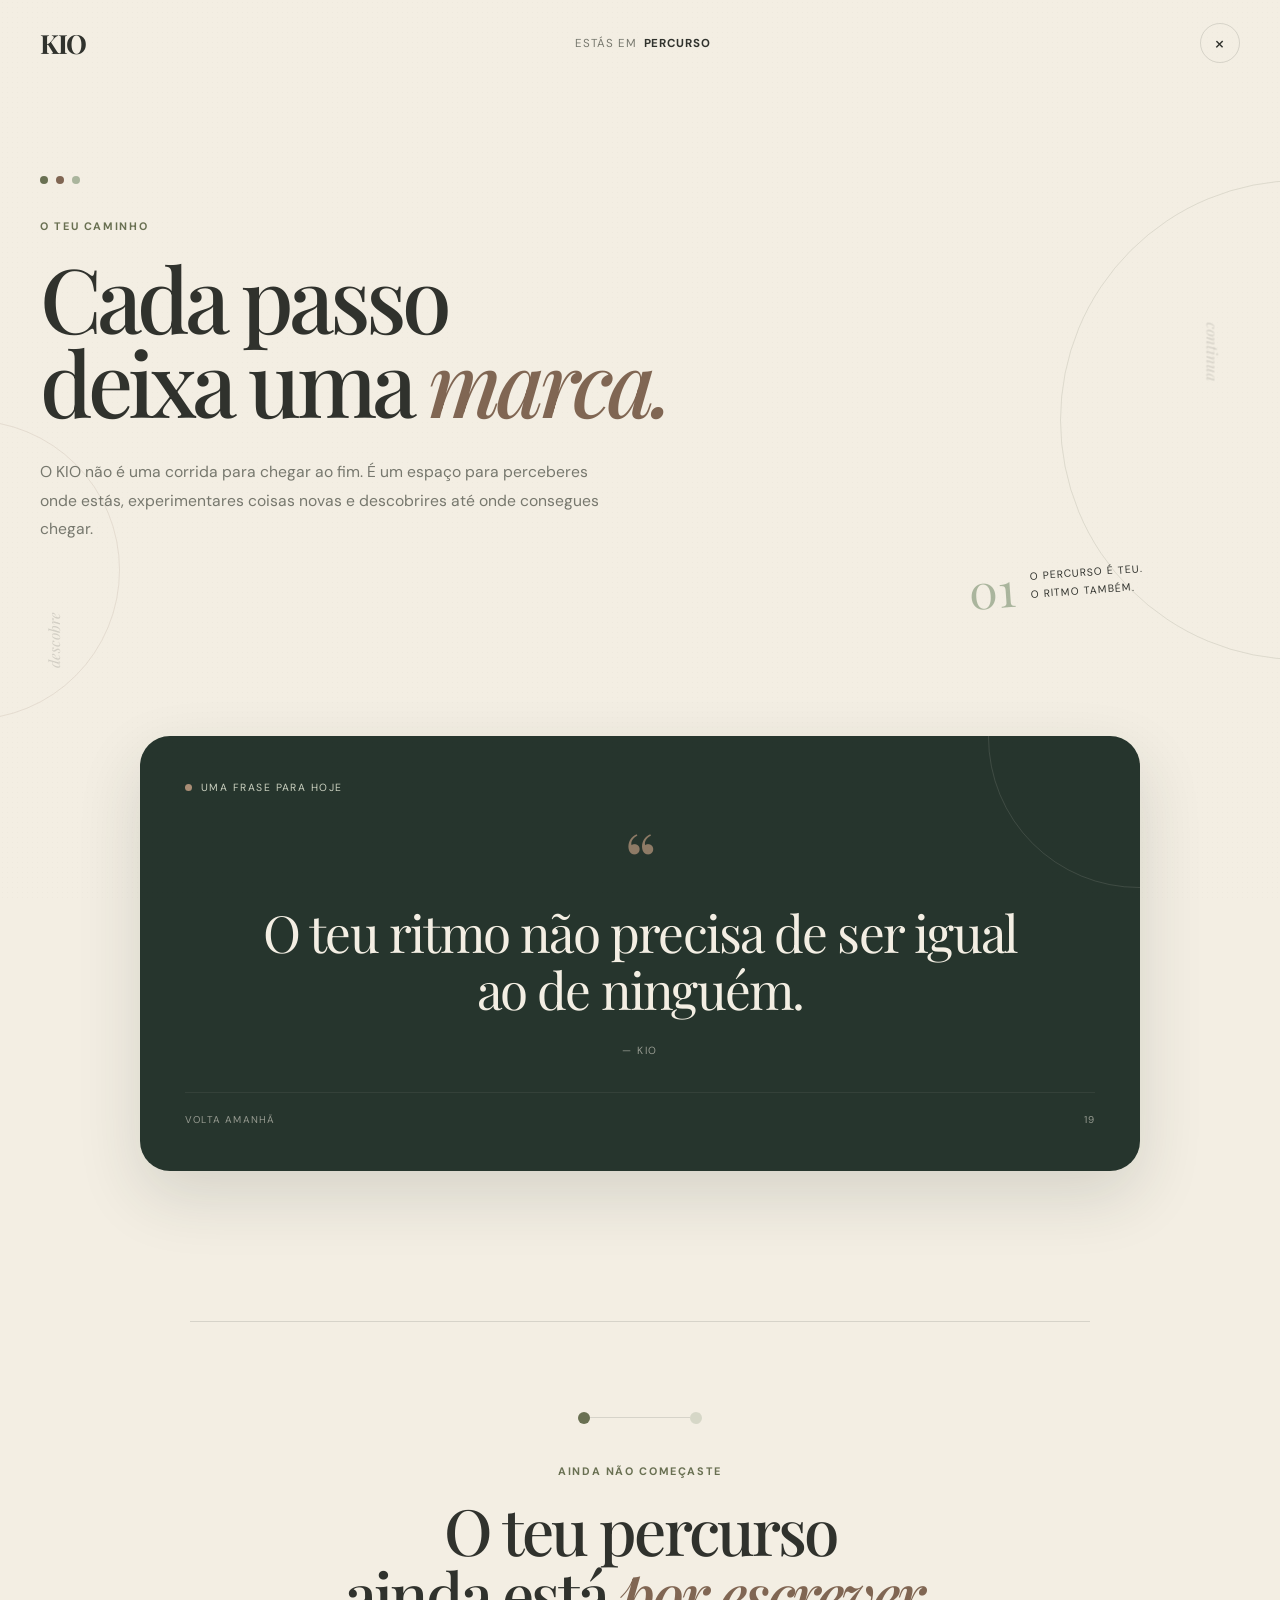
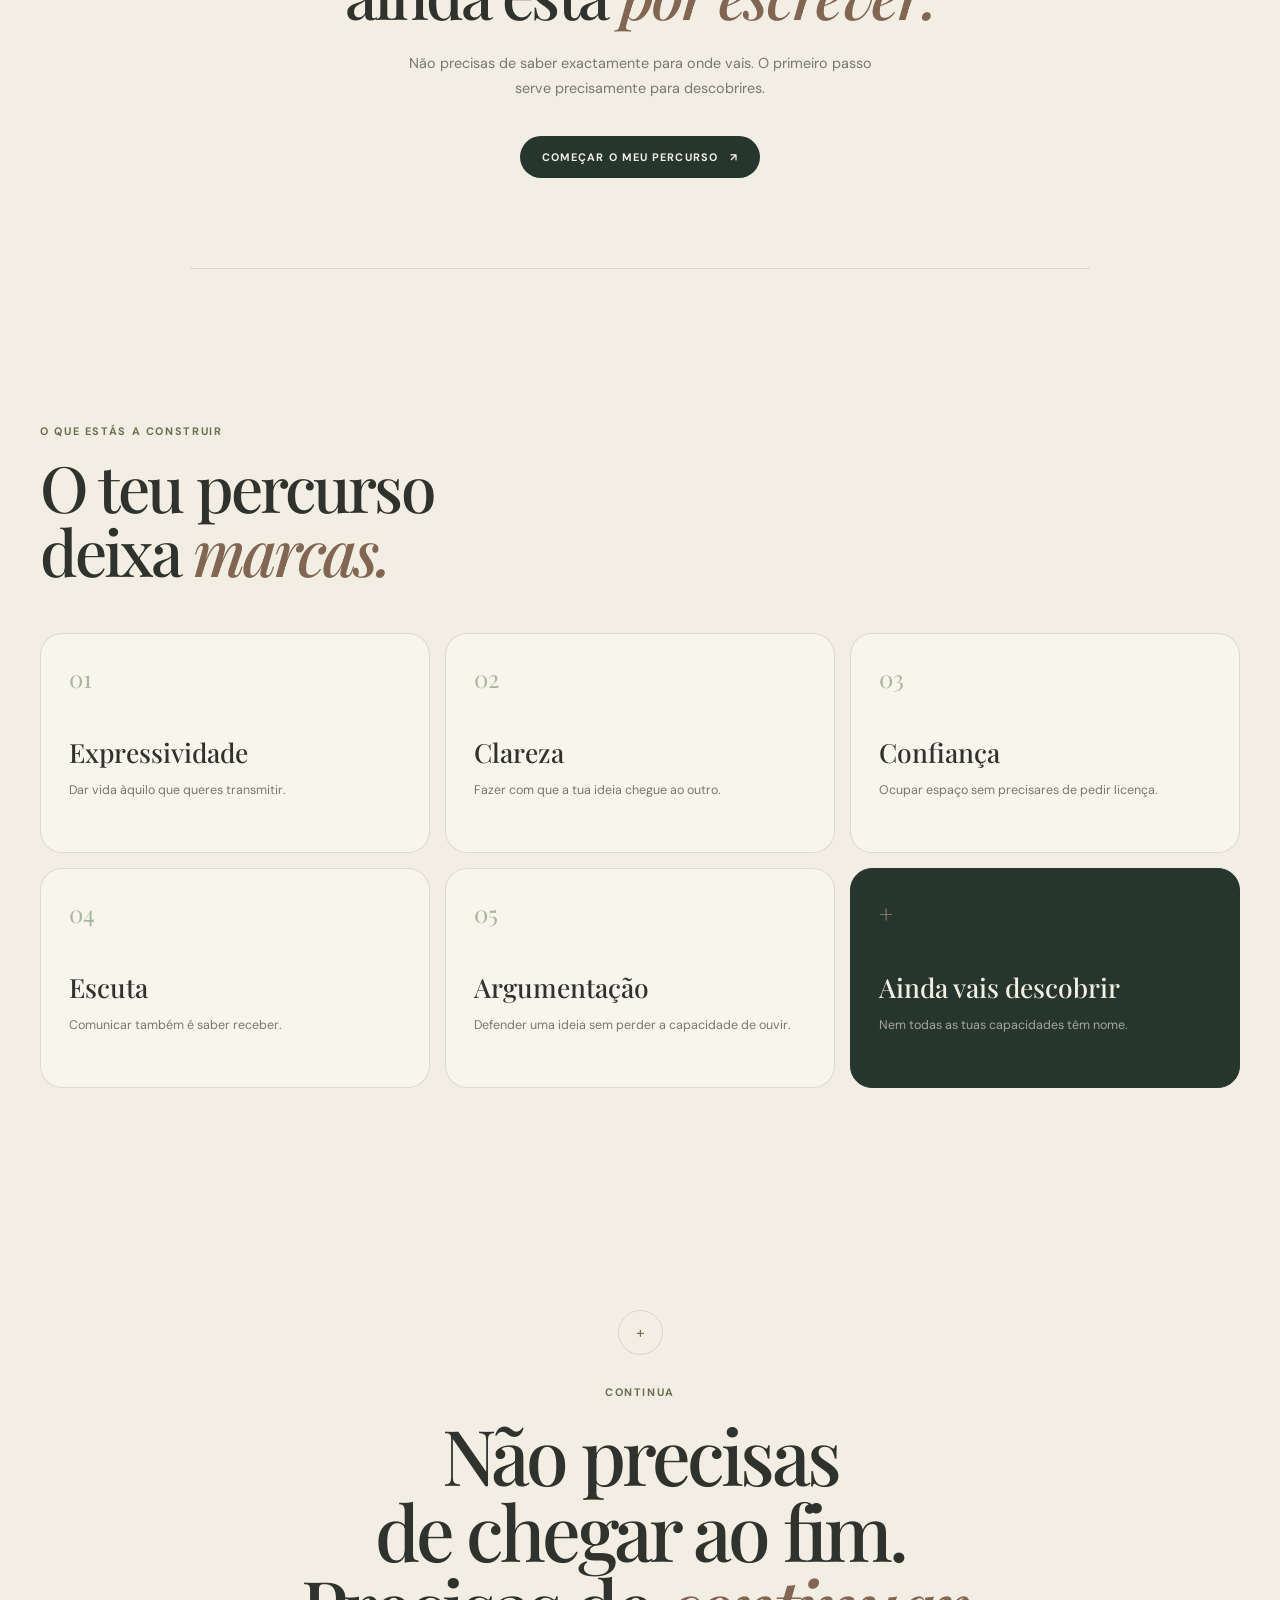
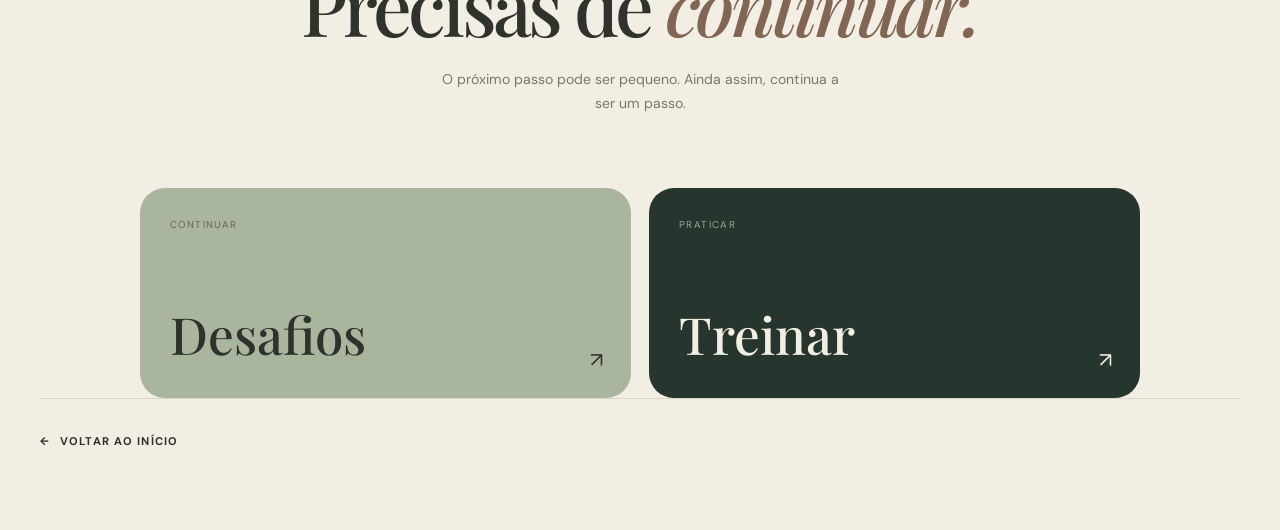
<file: pages/percurso.html>
<!DOCTYPE html>
<html lang="pt-PT">

<head>
    <meta charset="UTF-8">
    <meta name="viewport" content="width=device-width, initial-scale=1.0">

    <meta
        name="description"
        content="KIO — O teu percurso de comunicação, evolução e descoberta."
    >

    <meta name="theme-color" content="#26352d">

    <title>KIO — Percurso</title>

    <!-- FONTES -->
    <link rel="preconnect" href="https://fonts.googleapis.com">
    <link rel="preconnect" href="https://fonts.gstatic.com" crossorigin>

    <link
        href="https://fonts.googleapis.com/css2?family=DM+Sans:wght@400;500;600;700&family=Playfair+Display:ital,wght@400;500;600;700&display=swap"
        rel="stylesheet"
    >

    <!-- CSS -->
    <link rel="stylesheet" href="../css/percurso.css">
</head>


<body class="percurso-page">

    <!-- =====================================================
         TEXTURA
         ===================================================== -->

    <div class="percurso-noise" aria-hidden="true"></div>


    <!-- =====================================================
         ELEMENTOS DECORATIVOS
         ===================================================== -->

    <div class="percurso-orbit orbit-one" aria-hidden="true"></div>
    <div class="percurso-orbit orbit-two" aria-hidden="true"></div>

    <span class="floating-word floating-one" aria-hidden="true">
        continua
    </span>

    <span class="floating-word floating-two" aria-hidden="true">
        descobre
    </span>


    <!-- =====================================================
         CABEÇALHO
         ===================================================== -->

    <header class="percurso-header">

        <a
            href="../index.html"
            class="percurso-logo"
            aria-label="Voltar ao início"
        >
            KIO
        </a>


        <div class="percurso-location">

            <span>estás em</span>

            <strong>percurso</strong>

        </div>


        <a
            href="../index.html"
            class="percurso-close"
            aria-label="Voltar ao início"
        >
            ×
        </a>

    </header>


    <main>


        <!-- =================================================
             INTRODUÇÃO
             ================================================= -->

        <section class="percurso-intro">

            <div class="intro-decoration" aria-hidden="true">

                <span></span>
                <span></span>
                <span></span>

            </div>


            <span class="section-kicker">
                o teu caminho
            </span>


            <h1>
                Cada passo
                <br>
                deixa uma <em>marca.</em>
            </h1>


            <p>
                O KIO não é uma corrida para chegar ao fim.
                É um espaço para perceberes onde estás,
                experimentares coisas novas e descobrires
                até onde consegues chegar.
            </p>


            <div class="intro-note">

                <span class="note-number">
                    01
                </span>

                <span>
                    o percurso é teu.
                    <br>
                    o ritmo também.
                </span>

            </div>

        </section>



        <!-- =================================================
             FRASE DO DIA
             ================================================= -->

        <section class="daily-message">

            <div class="daily-label">
                <span class="daily-dot"></span>
                uma frase para hoje
            </div>


            <div class="daily-content">

                <div class="quote-mark">
                    “
                </div>

                <p id="dailyPhrase">
                    Não precisas de falar perfeitamente.
                    Precisas de te permitir começar.
                </p>

                <span class="daily-signature">
                    — KIO
                </span>

            </div>


            <div class="daily-footer">

                <span>
                    volta amanhã
                </span>

                <span id="dailyNumber">
                    01
                </span>

            </div>

        </section>



        <!-- =================================================
             ESTADO SEM PERCURSO
             ================================================= -->

        <section
            class="no-path"
            id="noPath"
        >

            <div class="no-path-decoration">

                <div class="small-circle"></div>

                <div class="path-line"></div>

                <div class="small-circle faded"></div>

            </div>


            <span class="section-kicker">
                ainda não começaste
            </span>


            <h2>
                O teu percurso
                <br>
                ainda está <em>por escrever.</em>
            </h2>


            <p>
                Não precisas de saber exactamente para onde vais.
                O primeiro passo serve precisamente para descobrires.
            </p>


            <button
                type="button"
                class="start-path-button"
                id="startPath"
            >
                começar o meu percurso
                <span>↗</span>
            </button>

        </section>



        <!-- =================================================
             ESTADO COM PERCURSO
             ================================================= -->

        <section
            class="path-area"
            id="pathArea"
        >

            <!-- CABEÇALHO DO PERCURSO -->

            <div class="path-heading">

                <div>

                    <span class="section-kicker">
                        o teu percurso
                    </span>

                    <h2>
                        Estás a construir
                        <em>qualquer coisa.</em>
                    </h2>

                </div>


                <div class="path-progress">

                    <span>
                        progresso
                    </span>

                    <strong id="progressText">
                        20%
                    </strong>

                </div>

            </div>


            <!-- BARRA -->

            <div class="progress-bar">

                <div
                    class="progress-fill"
                    id="progressFill"
                ></div>

            </div>


            <!-- =================================================
                 CAMINHO
                 ================================================= -->

            <div class="journey">


                <!-- ETAPA 01 -->

                <article class="journey-step completed">

                    <div class="step-marker">

                        <span>
                            01
                        </span>

                    </div>


                    <div class="step-content">

                        <span class="step-status">
                            concluído
                        </span>

                        <h3>
                            Descobre-te
                        </h3>

                        <p>
                            Percebe como comunicas,
                            onde te sentes mais confortável
                            e onde ainda tens espaço para crescer.
                        </p>

                        <a
                            href="explorar.html"
                            class="step-link"
                        >
                            explorar
                            <span>→</span>
                        </a>

                    </div>

                </article>



                <!-- ETAPA 02 -->

                <article class="journey-step current">

                    <div class="step-marker">

                        <span>
                            02
                        </span>

                    </div>


                    <div class="step-content">

                        <span class="step-status">
                            estás aqui
                        </span>

                        <h3>
                            Experimenta
                        </h3>

                        <p>
                            Sai da teoria. Experimenta falar,
                            improvisar, argumentar e encontrar
                            a tua própria forma de comunicar.
                        </p>

                        <a
                            href="desafios.html"
                            class="step-link"
                        >
                            aceitar um desafio
                            <span>↗</span>
                        </a>

                    </div>

                </article>



                <!-- ETAPA 03 -->

                <article class="journey-step">

                    <div class="step-marker">

                        <span>
                            03
                        </span>

                    </div>


                    <div class="step-content">

                        <span class="step-status">
                            próxima etapa
                        </span>

                        <h3>
                            Treina
                        </h3>

                        <p>
                            Trabalha a dicção, a voz, a expressão
                            e a forma como transmites aquilo
                            que queres dizer.
                        </p>

                        <a
                            href="treina.html"
                            class="step-link"
                        >
                            ir treinar
                            <span>↗</span>
                        </a>

                    </div>

                </article>



                <!-- ETAPA 04 -->

                <article class="journey-step">

                    <div class="step-marker">

                        <span>
                            04
                        </span>

                    </div>


                    <div class="step-content">

                        <span class="step-status">
                            por descobrir
                        </span>

                        <h3>
                            Arrisca
                        </h3>

                        <p>
                            Usa aquilo que aprendeste em situações
                            que te obrigam a sair da tua zona
                            de conforto.
                        </p>

                    </div>

                </article>



                <!-- ETAPA 05 -->

                <article class="journey-step">

                    <div class="step-marker">

                        <span>
                            05
                        </span>

                    </div>


                    <div class="step-content">

                        <span class="step-status">
                            mais à frente
                        </span>

                        <h3>
                            Comunica
                        </h3>

                        <p>
                            O objectivo nunca foi apenas falar melhor.
                            É conseguires expressar quem és,
                            aquilo que pensas e aquilo que tens para dizer.
                        </p>

                    </div>

                </article>

            </div>

        </section>



        <!-- =================================================
             COMPETÊNCIAS
             ================================================= -->

        <section class="skills-section">

            <div class="skills-heading">

                <span class="section-kicker">
                    o que estás a construir
                </span>

                <h2>
                    O teu percurso
                    <br>
                    deixa <em>marcas.</em>
                </h2>

            </div>


            <div class="skills-grid">

                <div class="skill-card">

                    <span class="skill-number">
                        01
                    </span>

                    <h3>
                        Expressividade
                    </h3>

                    <p>
                        Dar vida àquilo que queres transmitir.
                    </p>

                </div>


                <div class="skill-card">

                    <span class="skill-number">
                        02
                    </span>

                    <h3>
                        Clareza
                    </h3>

                    <p>
                        Fazer com que a tua ideia chegue ao outro.
                    </p>

                </div>


                <div class="skill-card">

                    <span class="skill-number">
                        03
                    </span>

                    <h3>
                        Confiança
                    </h3>

                    <p>
                        Ocupar espaço sem precisares de pedir licença.
                    </p>

                </div>


                <div class="skill-card">

                    <span class="skill-number">
                        04
                    </span>

                    <h3>
                        Escuta
                    </h3>

                    <p>
                        Comunicar também é saber receber.
                    </p>

                </div>


                <div class="skill-card">

                    <span class="skill-number">
                        05
                    </span>

                    <h3>
                        Argumentação
                    </h3>

                    <p>
                        Defender uma ideia sem perder a capacidade de ouvir.
                    </p>

                </div>


                <div class="skill-card skill-card-dark">

                    <span class="skill-number">
                        +
                    </span>

                    <h3>
                        Ainda vais descobrir
                    </h3>

                    <p>
                        Nem todas as tuas capacidades têm nome.
                    </p>

                </div>

            </div>

        </section>



        <!-- =================================================
             MENSAGEM FINAL
             ================================================= -->

        <section class="journey-final">

            <div class="final-symbol">
                +
            </div>


            <span class="section-kicker">
                continua
            </span>


            <h2>
                Não precisas
                <br>
                de chegar ao fim.
                <br>
                Precisas de <em>continuar.</em>
            </h2>


            <p>
                O próximo passo pode ser pequeno.
                Ainda assim, continua a ser um passo.
            </p>

        </section>



        <!-- =================================================
             NAVEGAÇÃO
             ================================================= -->

        <section class="percurso-navigation">

            <a
                href="desafios.html"
                class="nav-card nav-card-light"
            >

                <span class="nav-card-label">
                    continuar
                </span>

                <strong>
                    Desafios
                </strong>

                <span class="nav-arrow">
                    ↗
                </span>

            </a>


            <a
                href="treina.html"
                class="nav-card nav-card-dark"
            >

                <span class="nav-card-label">
                    praticar
                </span>

                <strong>
                    Treinar
                </strong>

                <span class="nav-arrow">
                    ↗
                </span>

            </a>

        </section>



        <!-- =================================================
             VOLTAR AO INÍCIO
             ================================================= -->

        <section class="percurso-back">

            <a href="../index.html">

                <span>←</span>

                voltar ao início

            </a>

        </section>

    </main>


    <!-- =====================================================
         JAVASCRIPT
         ===================================================== -->

    <script src="../js/percurso.js"></script>

</body>

</html>
</file>
<file: css/style.css>
/* =========================================================
   KIO — STYLE.CSS
   Identidade:
   Organic Editorial + Modern Minimalism

   RECTIFICAÇÃO:
   - Mantém diferenças de tamanho entre os elementos
   - Reduz apenas os excessos de escala
   - Evita secções desnecessariamente gigantes
   - Mantém a estética original do KIO
   ========================================================= */


/* =========================================================
   01 — VARIÁVEIS
   ========================================================= */

:root {
    --cream: #f3eee3;
    --cream-light: #faf8f2;

    --olive: #737d4b;
    --olive-dark: #3f492c;
    --olive-soft: #aeb69a;

    --charcoal: #252621;
    --charcoal-soft: #35362f;

    --beige: #d9cbb2;

    --brown: #8b7054;
    --brown-light: #b69d7f;

    --white: #ffffff;

    --serif: "Playfair Display", Georgia, serif;
    --sans: "DM Sans", Arial, sans-serif;

    --header-height: 82px;

    --transition:
        300ms cubic-bezier(.22, .61, .36, 1);
}


/* =========================================================
   02 — RESET
   ========================================================= */

* {
    margin: 0;
    padding: 0;
    box-sizing: border-box;
}

html {
    scroll-behavior: smooth;
}

body {
    background: var(--cream);
    color: var(--charcoal);
    font-family: var(--sans);
    font-weight: 400;
    overflow-x: hidden;
}

body.menu-open {
    overflow: hidden;
}

img {
    max-width: 100%;
    display: block;
}

a {
    color: inherit;
    text-decoration: none;
}

button {
    font-family: inherit;
}

::selection {
    background: var(--olive-dark);
    color: var(--cream-light);
}


/* =========================================================
   03 — HEADER
   ========================================================= */

.site-header {
    position: fixed;
    z-index: 1000;

    top: 0;
    left: 0;

    width: 100%;
    height: var(--header-height);

    padding: 0 5vw;

    display: flex;
    align-items: center;
    justify-content: space-between;

    background: rgba(250, 248, 242, .92);

    border-bottom:
        1px solid rgba(63, 73, 44, .16);

    backdrop-filter: blur(12px);
    -webkit-backdrop-filter: blur(12px);

    transition:
        transform .45s ease,
        background .35s ease,
        border-color .35s ease;
}

.site-header.header-hidden {
    transform: translateY(-100%);
}


/* =========================================================
   04 — LOGO
   ========================================================= */

.logo {
    position: relative;
    z-index: 1002;

    color: var(--charcoal);

    font-size: 1rem;
    font-weight: 600;

    letter-spacing: .08em;
}


/* =========================================================
   05 — NAVEGAÇÃO
   ========================================================= */

.main-nav {
    position: absolute;

    left: 50%;

    transform: translateX(-50%);

    display: flex;
    align-items: center;

    gap: 2rem;
}

.main-nav a {
    position: relative;

    color: var(--olive-dark);

    font-size: .72rem;
    letter-spacing: .02em;

    transition:
        color var(--transition);
}

.main-nav a::after {
    content: "";

    position: absolute;

    left: 0;
    bottom: -.35rem;

    width: 0;
    height: 1px;

    background: currentColor;

    transition:
        width var(--transition);
}

.main-nav a:hover::after {
    width: 100%;
}


/* =========================================================
   06 — HAMBÚRGUER
   ========================================================= */

.menu-toggle {
    position: relative;
    z-index: 1003;

    width: 44px;
    height: 44px;

    border: 0;
    background: transparent;

    cursor: pointer;

    display: flex;
    flex-direction: column;
    justify-content: center;
    align-items: center;

    gap: 5px;
}

.menu-toggle span {
    display: block;

    width: 20px;
    height: 1.5px;

    background: var(--olive-dark);

    transition:
        transform .4s ease,
        opacity .25s ease;
}

.menu-toggle.active span:nth-child(1) {
    transform:
        translateY(6.5px)
        rotate(45deg);
}

.menu-toggle.active span:nth-child(2) {
    opacity: 0;
}

.menu-toggle.active span:nth-child(3) {
    transform:
        translateY(-6.5px)
        rotate(-45deg);
}


/* =========================================================
   07 — MENU FLUTUANTE
   ========================================================= */

.menu-overlay {
    position: fixed;
    z-index: 999;

    top: calc(var(--header-height) - 8px);
    right: 4vw;

    width: min(380px, 90vw);

    padding: 1.4rem 1.5rem;

    background: var(--charcoal);
    color: var(--cream);

    border-radius: 16px;

    box-shadow:
        0 20px 60px rgba(30, 31, 27, .20);

    opacity: 0;
    visibility: hidden;
    pointer-events: none;

    transform:
        translateY(-12px)
        scale(.97);

    transform-origin: top right;

    transition:
        opacity .25s ease,
        visibility .25s ease,
        transform .35s cubic-bezier(.22, .61, .36, 1);
}

.menu-overlay.active {
    opacity: 1;
    visibility: visible;
    pointer-events: auto;

    transform:
        translateY(0)
        scale(1);
}

.menu-inner {
    width: 100%;
}

.menu-navigation {
    display: flex;
    flex-direction: column;
}

.menu-navigation a {
    display: grid;

    grid-template-columns: 35px 1fr;

    align-items: center;

    gap: .5rem;

    padding: 1rem .15rem;

    border-bottom:
        1px solid rgba(243, 238, 227, .15);

    font-size: .88rem;

    transition:
        color var(--transition),
        padding-left var(--transition);
}

.menu-navigation a:last-child {
    border-bottom: 0;
}

.menu-navigation a span {
    color: var(--olive-soft);
    font-size: .6rem;
}

.menu-navigation a:hover {
    color: var(--olive-soft);
    padding-left: .5rem;
}


/* =========================================================
   08 — SECÇÕES
   ========================================================= */

/*
   Antes:
   min-height: 100svh em TODAS as secções.

   Agora:
   as secções são determinadas pelo conteúdo.
   Apenas as secções que precisam de mais presença
   recebem uma altura mínima própria.
*/

.section {
    position: relative;

    min-height: auto;

    overflow: hidden;

    padding:
        8rem
        7vw
        6rem;
}


/* =========================================================
   09 — HERO
   ========================================================= */

.hero {
    position: relative;

    min-height: 100svh;

    background: var(--cream);
    color: var(--charcoal);

    display: flex;
    align-items: center;
}

.hero-content {
    position: relative;
    z-index: 3;

    width: min(760px, 75vw);
}

.hero-kicker {
    margin-bottom: 2rem;

    color: var(--olive-dark);

    font-size: .78rem;
    font-weight: 500;

    letter-spacing: .06em;
}

.hero h1 {
    max-width: 760px;

    font-family: var(--serif);

    /*
       Continua a ser o maior elemento da página,
       mas deixa de ocupar espaço exagerado.
    */
    font-size:
        clamp(3.8rem, 6.5vw, 6.8rem);

    font-weight: 400;

    line-height: .94;

    letter-spacing: -.045em;
}

.hero h1 em {
    color: var(--olive-dark);
    font-weight: 400;
}

.hero-description {
    max-width: 430px;

    margin-top: 2rem;

    color: var(--charcoal-soft);

    font-size: .92rem;

    line-height: 1.7;
}


/* =========================================================
   10 — HERO VISUAL
   ========================================================= */

.hero-visual {
    position: absolute;

    z-index: 1;

    right: 8vw;
    top: 29%;

    width: 220px;
    height: 220px;
}

.hero-magnifier {
    position: absolute;

    width: 125px;
    height: 125px;

    left: 25px;
    top: 15px;

    transform: rotate(-13deg);
}

.magnifier-glass {
    position: absolute;

    width: 82px;
    height: 82px;

    left: 0;
    top: 0;

    border:
        2px solid var(--olive-dark);

    border-radius: 50%;
}

.magnifier-glass::after {
    content: "";

    position: absolute;

    width: 7px;
    height: 7px;

    top: 18px;
    right: 15px;

    border-radius: 50%;

    background: var(--olive);
}

.magnifier-handle {
    position: absolute;

    width: 55px;
    height: 2px;

    left: 68px;
    top: 82px;

    background: var(--olive-dark);

    transform:
        rotate(48deg);

    transform-origin: left center;
}

.hero-doodle {
    position: absolute;

    border:
        1px solid var(--brown);

    opacity: .55;
}

.doodle-one {
    width: 24px;
    height: 24px;

    right: 12px;
    top: 5px;

    border-radius: 50%;
}

.doodle-two {
    width: 35px;
    height: 10px;

    left: 120px;
    bottom: 35px;

    border-radius: 50%;

    transform:
        rotate(-25deg);
}

.doodle-three {
    width: 14px;
    height: 14px;

    left: 15px;
    bottom: 8px;

    transform:
        rotate(45deg);
}


/* =========================================================
   11 — PALAVRAS DO HERO
   ========================================================= */

.hero-words {
    position: absolute;

    z-index: 2;

    right: 10vw;
    bottom: 17%;

    display: flex;
    align-items: center;

    gap: 1rem;

    font-family: var(--serif);

    font-size: .9rem;
    font-style: italic;

    color: var(--brown);

    transform:
        rotate(-5deg);
}

.hero-words span:nth-child(2) {
    color: var(--olive-dark);

    transform:
        translateY(-12px);
}

.hero-words span:nth-child(3) {
    color: var(--charcoal);

    transform:
        translateY(4px);
}


/* =========================================================
   12 — SETA
   ========================================================= */

.hero-bottom {
    position: absolute;

    z-index: 3;

    left: 7vw;
    bottom: 2rem;
}

.scroll-indicator {
    display: block;

    color: var(--olive-dark);

    font-size: 1.15rem;

    cursor: pointer;

    animation:
        scrollFloat 2s ease-in-out infinite;
}

@keyframes scrollFloat {

    0%,
    100% {
        transform: translateY(0);
    }

    50% {
        transform: translateY(6px);
    }
}


/* =========================================================
   13 — O KIO É SOBRE TI
   ========================================================= */

.about-intro {
    min-height: 78svh;

    background: var(--olive-dark);

    color: var(--cream-light);

    display: flex;
    flex-direction: column;

    justify-content: center;
}

.about-kicker {
    position: absolute;

    top: 5rem;
    left: 7vw;

    color: var(--beige);

    font-size: .78rem;
    font-weight: 500;

    letter-spacing: .04em;
}

.about-intro-content {
    width: 100%;
}


/* =========================================================
   14 — SEQUÊNCIA
   ========================================================= */

.communication-composition {
    position: relative;

    width: min(1000px, 88vw);

    height: 300px;

    margin-left: 2vw;
}

.communication-route {
    position: absolute;

    inset: 0;

    width: 100%;
    height: 100%;

    overflow: visible;
}

.communication-route path {
    fill: none;

    stroke: var(--olive-soft);

    stroke-width: 1.5;

    stroke-dasharray: 7 10;

    opacity: .6;
}

.communication-step {
    position: absolute;

    z-index: 3;

    display: flex;
    flex-direction: column;
    align-items: flex-start;

    gap: .3rem;
}

.step-number {
    display: none;
}

.communication-word {
    color: var(--cream-light);

    /*
       É destaque dentro desta secção,
       mas continua proporcional.
    */
    font-size:
        clamp(1.35rem, 2.5vw, 2.2rem);

    font-weight: 500;

    letter-spacing: .01em;

    opacity: 1;

    transform: translateY(0);

    display: block;

    transition:
        opacity .8s ease,
        transform .8s ease;
}

.communication-step.word-visible .communication-word {
    opacity: 1;

    transform:
        translateY(0);
}

.step-dot {
    width: 7px;
    height: 7px;

    margin-top: .35rem;

    border-radius: 50%;

    background: var(--brown-light);
}

.step-one {
    left: 5%;
    top: 47%;
}

.step-two {
    left: 34%;
    top: 20%;
}

.step-three {
    left: 62%;
    top: 52%;
}

.step-four {
    right: 3%;
    top: 15%;
}


/* =========================================================
   15 — FRASE FINAL
   ========================================================= */

.about-reflection {
    max-width: 600px;

    margin-top: 1rem;
    margin-left: 7vw;

    color: var(--beige);

    font-size: .92rem;

    line-height: 1.7;
}


/* =========================================================
   16 — EXPLORA
   ========================================================= */

.explore-universe {
    background: var(--cream-light);

    color: var(--charcoal);

    padding-top: 8rem;
}

.explore-kicker {
    position: absolute;

    top: 5rem;
    left: 7vw;

    color: var(--olive-dark);

    font-size: .78rem;
    font-weight: 500;

    letter-spacing: .04em;
}

.section-heading {
    margin-top: 1.5rem;
    margin-bottom: 3.5rem;
}

.section-heading h2 {
    font-family: var(--serif);

    /*
       Continua claramente maior que os itens da lista.
    */
    font-size:
        clamp(3.5rem, 6.5vw, 6rem);

    font-weight: 400;

    line-height: .94;

    letter-spacing: -.04em;
}

.section-heading h2 em {
    color: var(--olive-dark);
    font-weight: 400;
}


/* =========================================================
   17 — LISTA
   ========================================================= */

.explore-list {
    width: min(850px, 90vw);
}

.explore-item {
    position: relative;

    display: grid;

    grid-template-columns:
        50px
        1fr
        35px;

    align-items: center;

    gap: 1rem;

    padding: 1.4rem 0;

    border-top:
        1px solid rgba(37, 38, 33, .18);

    transition:
        padding-left var(--transition);
}

.explore-item:last-child {
    border-bottom:
        1px solid rgba(37, 38, 33, .18);
}

.explore-item:hover {
    padding-left: .8rem;
}

.explore-number {
    color: var(--brown);

    font-size: .62rem;
}

.explore-info h3 {
    margin-bottom: .4rem;

    font-family: var(--serif);

    /*
       Menor que o título principal,
       mas ainda é claramente visível.
    */
    font-size: 1.8rem;

    font-weight: 400;
}

.explore-info p {
    max-width: 420px;

    color: var(--charcoal-soft);

    font-size: .78rem;

    line-height: 1.6;
}

.explore-arrow {
    color: var(--olive-dark);

    font-size: 1.1rem;

    transition:
        transform var(--transition);
}

.explore-item:hover .explore-arrow {
    transform:
        translate(4px, -4px);
}


/* =========================================================
   18 — DECORAÇÃO EXPLORAR
   ========================================================= */

.explore-decoration {
    position: absolute;

    right: 8vw;
    bottom: 10%;

    width: 100px;
    height: 100px;
}

.explore-decoration span {
    position: absolute;

    border:
        1px solid var(--olive);
}

.explore-decoration span:nth-child(1) {
    width: 60px;
    height: 60px;

    top: 0;
    left: 20px;

    border-radius: 50%;
}

.explore-decoration span:nth-child(2) {
    width: 35px;
    height: 35px;

    right: 0;
    bottom: 5px;

    transform:
        rotate(45deg);
}

.explore-decoration span:nth-child(3) {
    width: 20px;
    height: 2px;

    left: 0;
    bottom: 20px;

    border: 0;

    background: var(--brown);

    transform:
        rotate(-20deg);
}


/* =========================================================
   19 — O TEU PERCURSO
   ========================================================= */

.journey {
    min-height: 78svh;

    background: var(--beige);

    color: var(--charcoal);

    display: flex;
    flex-direction: column;

    justify-content: center;
}

.journey-kicker {
    position: absolute;

    top: 5rem;
    left: 7vw;

    color: var(--brown);

    font-size: .78rem;
    font-weight: 500;
}

.journey-content-wrapper {
    position: relative;
    z-index: 5;
}

.journey-heading h2 {
    max-width: 680px;

    font-family: var(--serif);

    font-size:
        clamp(3.5rem, 6.5vw, 6rem);

    font-weight: 400;

    line-height: .94;

    letter-spacing: -.04em;
}

.journey-heading em {
    color: var(--olive-dark);
    font-weight: 400;
}

.journey-content {
    max-width: 500px;

    margin-top: 2rem;
}

.journey-content p {
    color: var(--charcoal-soft);

    font-size: .9rem;

    line-height: 1.7;
}

.text-button {
    display: inline-flex;

    align-items: center;

    gap: .7rem;

    margin-top: 1.6rem;

    padding-bottom: .3rem;

    border-bottom:
        1px solid currentColor;

    font-size: .74rem;
}

.text-button span {
    transition:
        transform var(--transition);
}

.text-button:hover span {
    transform:
        translate(3px, -3px);
}


/* =========================================================
   20 — ESTRADA
   ========================================================= */

.journey-path {
    position: absolute;

    z-index: 1;

    right: -5%;
    bottom: 3%;

    width: 76%;
    height: 320px;

    opacity: .95;
}

.journey-road {
    width: 100%;
    height: 100%;

    overflow: visible;
}

.road-edge {
    fill: none;

    stroke: var(--olive-dark);

    stroke-width: 3;

    opacity: .55;
}

.road-center {
    fill: none;

    stroke: var(--brown);

    stroke-width: 2;

    stroke-dasharray: 14 17;

    opacity: .85;
}


/* =========================================================
   21 — PEGADAS
   ========================================================= */

.footprints {
    position: absolute;

    z-index: 3;

    right: 9%;
    top: 25%;

    width: 170px;
    height: 250px;

    transform:
        rotate(-8deg);
}

.footprint {
    position: absolute;

    width: 23px;
    height: 39px;

    border-radius: 50%;

    background:
        rgba(63, 73, 44, .76);

    box-shadow:
        4px 6px 8px
        rgba(37, 38, 33, .20);

    opacity: .82;
}

.footprint-one {
    left: 18px;
    top: 200px;

    transform:
        rotate(-15deg);
}

.footprint-two {
    left: 62px;
    top: 160px;

    transform:
        rotate(12deg);
}

.footprint-three {
    left: 27px;
    top: 120px;

    transform:
        rotate(-13deg);
}

.footprint-four {
    left: 72px;
    top: 80px;

    transform:
        rotate(14deg);
}

.footprint-five {
    left: 40px;
    top: 38px;

    transform:
        rotate(-12deg);
}

.footprint-six {
    left: 86px;
    top: 0;

    transform:
        rotate(13deg);
}


/* =========================================================
   22 — DIZ-ME
   ========================================================= */

.say-section {
    min-height: 72svh;

    background: var(--cream-light);

    color: var(--charcoal);

    display: flex;

    align-items: center;
    justify-content: center;
}

.say-content {
    position: relative;

    z-index: 4;

    width: min(760px, 80vw);

    text-align: center;
}

.eyebrow {
    margin-bottom: 1.6rem;

    color: var(--brown);

    font-size: .78rem;
    font-weight: 500;

    letter-spacing: .04em;
}

.say-content h2 {
    font-family: var(--serif);

    font-size:
        clamp(3.5rem, 6.5vw, 6rem);

    font-weight: 400;

    line-height: .95;

    letter-spacing: -.04em;
}

.say-first {
    color: var(--brown);
}

.say-second {
    color: var(--olive-dark);
}

.say-button {
    display: inline-flex;

    align-items: center;

    gap: .7rem;

    margin-top: 2rem;

    padding:
        .85rem 1.4rem;

    border:
        1px solid var(--charcoal);

    border-radius: 100px;

    font-size: .74rem;

    transition:
        background var(--transition),
        color var(--transition),
        transform var(--transition);
}

.say-button span {
    transition:
        transform var(--transition);
}

.say-button:hover {
    background: var(--charcoal);

    color: var(--cream);

    transform:
        translateY(-2px);
}

.say-button:hover span {
    transform:
        translate(3px, -3px);
}


/* =========================================================
   23 — FORMAS ORGÂNICAS DIZ-ME
   ========================================================= */

.say-decoration {
    position: absolute;

    inset: 0;

    pointer-events: none;
}

.say-circle {
    position: absolute;

    width: 160px;
    height: 160px;

    right: 12%;
    top: 18%;

    border:
        1px solid var(--olive-soft);

    border-radius: 50%;

    animation:
        slowFloat 8s ease-in-out infinite;
}

.say-circle-small {
    width: 60px;
    height: 60px;

    right: 25%;
    bottom: 18%;

    border-color:
        var(--brown-light);

    animation:
        slowFloatReverse 6s ease-in-out infinite;
}

.say-shape {
    position: absolute;

    width: 42px;
    height: 42px;

    left: 12%;
    bottom: 18%;

    border:
        1px solid var(--brown);

    transform:
        rotate(45deg);

    animation:
        shapeFloat 7s ease-in-out infinite;
}

.say-shape-two {
    left: auto;
    right: 8%;
    bottom: 30%;

    width: 28px;
    height: 28px;

    border-color:
        var(--olive);

    animation:
        shapeFloatReverse 9s ease-in-out infinite;
}

.say-line {
    position: absolute;

    width: 75px;
    height: 1px;

    left: 10%;
    top: 28%;

    background:
        var(--brown-light);

    transform:
        rotate(-25deg);
}

.say-blob {
    position: absolute;

    border-radius:
        48% 52% 45% 55% /
        55% 45% 55% 45%;

    opacity: .35;

    animation:
        blobFloat 9s ease-in-out infinite;
}

.say-blob-one {
    width: 90px;
    height: 60px;

    left: 8%;
    top: 18%;

    background:
        var(--olive-soft);
}

.say-blob-two {
    width: 65px;
    height: 85px;

    right: 16%;
    bottom: 12%;

    background:
        var(--brown-light);

    animation-delay:
        -3s;
}

.say-dot {
    position: absolute;

    width: 8px;
    height: 8px;

    border-radius: 50%;

    background:
        var(--olive-dark);
}

.say-dot-one {
    left: 22%;
    top: 23%;
}

.say-dot-two {
    right: 22%;
    top: 70%;

    background:
        var(--brown);
}


/* =========================================================
   24 — FORMAÇÃO
   ========================================================= */

.formation-section {
    min-height: 78svh;

    background:
        #e7dfce;

    color:
        var(--charcoal);

    display: flex;

    align-items: center;

    justify-content: space-between;

    gap: 4rem;
}

.formation-content {
    position: relative;

    z-index: 5;

    max-width: 590px;
}

.formation-question {
    margin-bottom: 1.2rem;

    color:
        var(--brown);

    font-size: .86rem;
}

.formation-content h2 {
    font-family:
        var(--serif);

    font-size:
        clamp(3.5rem, 6.5vw, 6rem);

    font-weight: 400;

    line-height: .94;

    letter-spacing: -.04em;
}

.formation-content h2 em {
    color:
        var(--olive-dark);

    font-weight: 400;
}

.formation-description {
    max-width: 470px;

    margin-top: 1.8rem;

    color:
        var(--charcoal-soft);

    font-size: .9rem;

    line-height: 1.7;
}


/* =========================================================
   25 — VISUAL DA FORMAÇÃO
   ========================================================= */

.formation-visual {
    position: relative;

    width: 420px;
    height: 420px;

    flex-shrink: 0;

    margin-right: 1vw;
}

.moving-circle,
.moving-ball,
.moving-line {
    position: absolute;

    display: block;
}

.moving-circle {
    border:
        1px solid var(--olive);
}

.circle-large {
    width: 270px;
    height: 270px;

    left: 70px;
    top: 55px;

    border-radius: 50%;

    animation:
        slowRotate 18s linear infinite;
}

.circle-medium {
    width: 190px;
    height: 190px;

    left: 110px;
    top: 95px;

    border-color:
        var(--brown);

    border-radius: 50%;

    animation:
        slowRotateReverse 12s linear infinite;
}

.circle-small {
    width: 85px;
    height: 85px;

    left: 162px;
    top: 147px;

    border-radius: 50%;

    background:
        var(--olive-soft);

    border: 0;

    animation:
        pulseCircle 4s ease-in-out infinite;
}

.moving-ball {
    width: 14px;
    height: 14px;

    border-radius: 50%;

    background:
        var(--olive-dark);
}

.ball-one {
    left: 50px;
    top: 85px;

    animation:
        floatOne 5s ease-in-out infinite;
}

.ball-two {
    right: 38px;
    top: 160px;

    background:
        var(--brown);

    animation:
        floatTwo 6s ease-in-out infinite;
}

.ball-three {
    left: 130px;
    bottom: 38px;

    background:
        var(--olive);

    animation:
        floatThree 7s ease-in-out infinite;
}

.ball-four {
    right: 82px;
    bottom: 55px;

    width: 9px;
    height: 9px;

    background:
        var(--brown-light);

    animation:
        floatTwo 8s ease-in-out infinite;
}

.moving-line {
    width: 90px;
    height: 1px;

    background:
        var(--brown);
}

.line-one {
    top: 70px;
    right: 5px;

    transform:
        rotate(30deg);

    animation:
        floatLineOne 5s ease-in-out infinite;
}

.line-two {
    bottom: 90px;
    left: 5px;

    transform:
        rotate(-25deg);

    animation:
        floatLineTwo 6s ease-in-out infinite;
}

.line-three {
    right: 45px;
    bottom: 25px;

    width: 60px;

    transform:
        rotate(15deg);

    background:
        var(--olive-dark);

    animation:
        floatLineThree 7s ease-in-out infinite;
}

.floating-word {
    position: absolute;

    z-index: 5;

    font-family:
        var(--serif);

    font-size:
        clamp(1.15rem, 1.8vw, 1.6rem);

    font-style: italic;

    white-space: nowrap;

    text-shadow:
        0 2px 10px
        rgba(37, 38, 33, .08);
}

.word-leitura {
    top: 10px;
    left: 130px;

    color:
        var(--brown);

    animation:
        wordFloatOne 5s ease-in-out infinite;
}

.word-expressao {
    right: 0;
    bottom: 145px;

    color:
        var(--olive-dark);

    animation:
        wordFloatTwo 6s ease-in-out infinite;
}

.word-oratoria {
    left: 25px;
    bottom: 0;

    color:
        var(--charcoal);

    animation:
        wordFloatThree 7s ease-in-out infinite;
}


/* =========================================================
   26 — ANIMAÇÕES FORMAÇÃO
   ========================================================= */

@keyframes slowRotate {

    from {
        transform:
            rotate(0deg);
    }

    to {
        transform:
            rotate(360deg);
    }
}

@keyframes slowRotateReverse {

    from {
        transform:
            rotate(360deg);
    }

    to {
        transform:
            rotate(0deg);
    }
}

@keyframes pulseCircle {

    0%,
    100% {
        transform:
            scale(1);
    }

    50% {
        transform:
            scale(1.12);
    }
}

@keyframes floatOne {

    0%,
    100% {
        transform:
            translate(0, 0);
    }

    50% {
        transform:
            translate(15px, -18px);
    }
}

@keyframes floatTwo {

    0%,
    100% {
        transform:
            translate(0, 0);
    }

    50% {
        transform:
            translate(-14px, 14px);
    }
}

@keyframes floatThree {

    0%,
    100% {
        transform:
            translate(0, 0);
    }

    50% {
        transform:
            translate(12px, -12px);
    }
}

@keyframes floatLineOne {

    0%,
    100% {
        transform:
            translate(0, 0)
            rotate(30deg);
    }

    50% {
        transform:
            translate(-10px, -8px)
            rotate(35deg);
    }
}

@keyframes floatLineTwo {

    0%,
    100% {
        transform:
            translate(0, 0)
            rotate(-25deg);
    }

    50% {
        transform:
            translate(10px, 8px)
            rotate(-20deg);
    }
}

@keyframes floatLineThree {

    0%,
    100% {
        transform:
            translate(0, 0)
            rotate(15deg);
    }

    50% {
        transform:
            translate(-8px, 8px)
            rotate(20deg);
    }
}

@keyframes wordFloatOne {

    0%,
    100% {
        transform:
            translate(0, 0)
            rotate(-3deg);
    }

    50% {
        transform:
            translate(12px, -15px)
            rotate(2deg);
    }
}

@keyframes wordFloatTwo {

    0%,
    100% {
        transform:
            translate(0, 0)
            rotate(4deg);
    }

    50% {
        transform:
            translate(-15px, 12px)
            rotate(-3deg);
    }
}

@keyframes wordFloatThree {

    0%,
    100% {
        transform:
            translate(0, 0)
            rotate(-5deg);
    }

    50% {
        transform:
            translate(10px, -10px)
            rotate(1deg);
    }
}

@keyframes slowFloat {

    0%,
    100% {
        transform:
            translate(0, 0);
    }

    50% {
        transform:
            translate(-15px, 18px);
    }
}

@keyframes slowFloatReverse {

    0%,
    100% {
        transform:
            translate(0, 0);
    }

    50% {
        transform:
            translate(12px, -12px);
    }
}

@keyframes shapeFloat {

    0%,
    100% {
        transform:
            translate(0, 0)
            rotate(45deg);
    }

    50% {
        transform:
            translate(10px, -15px)
            rotate(60deg);
    }
}

@keyframes shapeFloatReverse {

    0%,
    100% {
        transform:
            translate(0, 0)
            rotate(45deg);
    }

    50% {
        transform:
            translate(-10px, 12px)
            rotate(25deg);
    }
}

@keyframes blobFloat {

    0%,
    100% {
        transform:
            translate(0, 0)
            rotate(0deg);
    }

    50% {
        transform:
            translate(15px, -15px)
            rotate(8deg);
    }
}


/* =========================================================
   27 — KIO / HAIR
   ========================================================= */

.future-section {
    display: none;
}


/* =========================================================
   28 — FOOTER
   ========================================================= */

.site-footer {
    position: relative;

    background:
        var(--charcoal);

    color:
        var(--cream);

    padding:
        3.5rem 7vw 1.3rem;
}

.footer-main {
    display: flex;

    justify-content: space-between;

    gap: 4rem;

    padding-bottom: 3.5rem;
}

.footer-brand h2 {
    font-family:
        var(--serif);

    font-size:
        clamp(4rem, 6vw, 5.5rem);

    font-weight: 400;

    line-height: .8;
}

.footer-brand p {
    max-width: 300px;

    margin-top: 1.7rem;

    color:
        var(--beige);

    font-size: .72rem;

    line-height: 1.6;
}

.footer-information {
    display: grid;

    grid-template-columns:
        repeat(3, 140px);

    gap: 2.5rem;
}

.footer-label {
    display: block;

    margin-bottom: .8rem;

    color:
        var(--olive-soft);

    font-size: .6rem;
}

.footer-column p {
    color:
        var(--beige);

    font-size: .7rem;

    line-height: 1.6;
}

.footer-bottom {
    display: flex;

    justify-content: space-between;

    padding-top: .9rem;

    border-top:
        1px solid
        rgba(243, 238, 227, .15);

    color:
        var(--brown-light);

    font-size: .58rem;
}


/* =========================================================
   29 — REVEAL
   ========================================================= */

.reveal {
    opacity: 0;

    transform:
        translateY(25px);

    transition:
        opacity .8s ease,
        transform .8s ease;
}

.reveal.is-visible {
    opacity: 1;

    transform:
        translateY(0);
}


/* =========================================================
   30 — ACESSIBILIDADE
   ========================================================= */

@media (prefers-reduced-motion: reduce) {

    *,
    *::before,
    *::after {
        scroll-behavior:
            auto !important;

        animation-duration:
            .01ms !important;

        animation-iteration-count:
            1 !important;

        transition-duration:
            .01ms !important;
    }
}
</file>
<file: css/responsive.css>
/* =========================================================
   KIO — RESPONSIVE.CSS
   Adaptação para tablets e telemóveis
   Mantém a estética original do KIO
   ========================================================= */


/* =========================================================
   TABLETS
   ========================================================= */

@media (max-width: 1100px) {

    /* HEADER */

    .site-header {
        padding: 0 5vw;
    }

    .main-nav {
        gap: 1.4rem;
    }

    .main-nav a {
        font-size: .68rem;
    }


    /* SECÇÕES */

    .section {
        padding-left: 6vw;
        padding-right: 6vw;
    }


    /* HERO */

    .hero-content {
        width: 70vw;
    }

    .hero h1 {
        font-size: clamp(4rem, 9vw, 6.5rem);
    }

    .hero-visual {
        right: 5vw;
        transform: scale(.85);
    }

    .hero-words {
        right: 7vw;
    }


    /* KIO É SOBRE TI */

    .communication-composition {
        width: 90vw;
        margin-left: 0;
    }

    .about-reflection {
        margin-left: 0;
    }


    /* EXPLORAR */

    .explore-list {
        width: 90vw;
    }

    .explore-decoration {
        right: 5vw;
    }


    /* PERCURSO */

    .journey-path {
        width: 80%;
    }


    /* FORMAÇÃO */

    .formation-section {
        gap: 2rem;
    }

    .formation-content {
        max-width: 52%;
    }

    .formation-visual {
        width: 350px;
        height: 350px;
        margin-right: 0;
        transform: scale(.9);
    }

    .circle-large {
        left: 35px;
    }

    .circle-medium {
        left: 85px;
    }

    .circle-small {
        left: 135px;
    }


    /* FOOTER */

    .footer-information {
        grid-template-columns: repeat(3, 130px);
        gap: 2rem;
    }

    .footer-brand h2 {
        font-size: 5rem;
    }
}


/* =========================================================
   TABLETS PEQUENOS / ECRÃS MÉDIOS
   ========================================================= */

@media (max-width: 850px) {

    /* HEADER */

    .site-header {
        height: 72px;
    }

    .main-nav {
        display: none;
    }


    /* MENU */

    .menu-overlay {
        top: 62px;
        right: 4vw;

        width: min(360px, 90vw);
    }


    /* SECÇÕES */

    .section {
        min-height: 100svh;

        padding:
            7rem
            7vw
            5rem;
    }


    /* HERO */

    .hero {
        align-items: center;
    }

    .hero-content {
        width: 100%;
    }

    .hero h1 {
        max-width: 700px;

        font-size:
            clamp(3.8rem, 11vw, 6rem);
    }

    .hero-description {
        max-width: 430px;
    }

    .hero-visual {
        right: 2vw;
        top: 32%;

        opacity: .75;
    }

    .hero-words {
        right: 6vw;
        bottom: 15%;
    }


    /* SOBRE TI */

    .about-intro h2 {
        font-size:
            clamp(3.7rem, 10vw, 6rem);
    }

    .communication-composition {
        height: 260px;
    }


    /* EXPLORAR */

    .section-heading h2 {
        font-size:
            clamp(3.7rem, 10vw, 6rem);
    }

    .explore-info h3 {
        font-size: 1.8rem;
    }


    /* PERCURSO */

    .journey-heading h2 {
        font-size:
            clamp(3.7rem, 10vw, 6rem);
    }

    .journey-path {
        width: 100%;
        bottom: 2%;
    }


    /* DIZ-ME */

    .say-content {
        width: 90vw;
    }

    .say-content h2 {
        font-size:
            clamp(3.8rem, 11vw, 6rem);
    }

    .say-circle {
        width: 140px;
        height: 140px;
    }


    /* FORMAÇÃO */

    .formation-section {
        flex-direction: column;

        justify-content: center;
        align-items: flex-start;
    }

    .formation-content {
        max-width: 100%;
    }

    .formation-content h2 {
        font-size:
            clamp(3.7rem, 10vw, 6rem);
    }

    .formation-visual {
        align-self: center;

        width: 360px;
        height: 360px;

        margin-top: 1rem;
    }


    /* FOOTER */

    .footer-main {
        flex-direction: column;
        gap: 4rem;
    }

    .footer-information {
        grid-template-columns:
            repeat(3, 1fr);

        width: 100%;
    }
}


/* =========================================================
   TELEMÓVEIS
   ========================================================= */

@media (max-width: 600px) {

    /* =====================================================
       HEADER
       ===================================================== */

    .site-header {
        height: 68px;

        padding:
            0 5vw;
    }

    .logo {
        font-size: .9rem;
    }

    .menu-toggle {
        width: 42px;
        height: 42px;
    }

    .menu-toggle span {
        width: 19px;
    }


    /* =====================================================
       MENU FLUTUANTE
       ===================================================== */

    .menu-overlay {
        top: 60px;
        right: 4vw;

        width: calc(100vw - 8vw);

        padding:
            1rem 1.2rem;

        border-radius: 14px;
    }

    .menu-navigation a {
        grid-template-columns:
            30px 1fr;

        padding: .9rem .15rem;

        font-size: .82rem;
    }


    /* =====================================================
       SECÇÕES
       ===================================================== */

    .section {
        min-height: 100svh;

        padding:
            6rem
            6vw
            4rem;
    }


    /* =====================================================
       HERO
       ===================================================== */

    .hero {
        min-height: 100svh;

        padding-top: 7rem;
    }

    .hero-content {
        width: 100%;
    }

    .hero-kicker {
        margin-bottom: 1.7rem;

        font-size: .7rem;
    }

    .hero h1 {
        max-width: 100%;

        font-size:
            clamp(3.2rem, 15vw, 5rem);

        line-height: .9;
    }

    .hero-description {
        max-width: 90%;

        margin-top: 2rem;

        font-size: .82rem;
        line-height: 1.7;
    }

    .hero-visual {
        right: -20px;
        top: 25%;

        transform: scale(.6);

        opacity: .55;
    }

    .hero-words {
        right: 7vw;
        bottom: 16%;

        gap: .65rem;

        font-size: .75rem;
    }

    .hero-bottom {
        left: 6vw;
        bottom: 1.5rem;
    }

    .scroll-indicator {
        font-size: 1rem;
    }


    /* =====================================================
       KIO É SOBRE TI
       ===================================================== */

    .about-kicker {
        top: 4.5rem;
        left: 6vw;

        font-size: .7rem;
    }

    .about-intro {
        padding-top: 7rem;
    }

    .about-intro h2 {
        font-size:
            clamp(3.2rem, 14vw, 5rem);
    }

    .communication-composition {
        width: 100%;
        height: 300px;

        margin-top: 2rem;
    }

    .communication-route {
        width: 100%;
    }

    .communication-word {
        font-size: .75rem;
    }

    .word-comunica {
        left: 4%;
        top: 30%;
    }

    .word-expressa {
        left: 30%;
        top: 62%;
    }

    .word-pratica {
        left: 58%;
        top: 25%;
    }

    .word-evolui {
        right: 0;
        top: 48%;
    }

    .about-reflection {
        max-width: 90%;

        margin-top: 1rem;

        font-size: .8rem;
        line-height: 1.7;
    }


    /* =====================================================
       EXPLORA
       ===================================================== */

    .explore-universe {
        padding-top: 6rem;
    }

    .explore-kicker {
        top: 4.5rem;
        left: 6vw;

        font-size: .7rem;
    }

    .section-heading {
        margin-top: 1rem;
        margin-bottom: 3rem;
    }

    .section-heading h2 {
        font-size:
            clamp(3.2rem, 14vw, 5rem);
    }

    .explore-list {
        width: 100%;
    }

    .explore-item {
        grid-template-columns:
            35px
            1fr
            25px;

        gap: .5rem;

        padding: 1.4rem 0;
    }

    .explore-number {
        font-size: .55rem;
    }

    .explore-info h3 {
        font-size: 1.45rem;
    }

    .explore-info p {
        max-width: 90%;

        font-size: .7rem;
        line-height: 1.55;
    }

    .explore-arrow {
        font-size: 1rem;
    }

    .explore-decoration {
        display: none;
    }


    /* =====================================================
       PERCURSO
       ===================================================== */

    .journey {
        padding-top: 7rem;
    }

    .journey-kicker {
        top: 4.5rem;
        left: 6vw;

        font-size: .7rem;
    }

    .journey-heading h2 {
        font-size:
            clamp(3.2rem, 14vw, 5rem);
    }

    .journey-content {
        max-width: 100%;

        margin-top: 2rem;
    }

    .journey-content p {
        font-size: .8rem;
        line-height: 1.7;
    }

    .text-button {
        font-size: .7rem;
    }

    /*
       A estrada permanece visível no telemóvel,
       mas fica mais baixa para não interferir
       com o texto.
    */

    .journey-path {
        width: 120%;
        height: 180px;

        right: -20%;
        bottom: 3%;
    }


    /* =====================================================
       PEGADAS
       ===================================================== */

    .footprint {
        width: 17px;
        height: 30px;
    }

    .footprint::after {
        width: 5px;
        height: 7px;
    }

    .footprint-one {
        left: 10%;
        bottom: 70px;
    }

    .footprint-two {
        left: 25%;
        bottom: 105px;
    }

    .footprint-three {
        left: 40%;
        bottom: 65px;
    }

    .footprint-four {
        left: 55%;
        bottom: 95px;
    }


    /* =====================================================
       DIZ-ME
       ===================================================== */

    .say-section {
        padding:
            6rem
            6vw;
    }

    .eyebrow {
        margin-bottom: 1.5rem;

        font-size: .7rem;
    }

    .say-content {
        width: 100%;
    }

    .say-content h2 {
        font-size:
            clamp(3.2rem, 14vw, 5rem);
    }

    .say-button {
        margin-top: 2rem;

        padding: .8rem 1.3rem;

        font-size: .7rem;
    }

    .say-circle {
        width: 100px;
        height: 100px;

        right: 5%;
        top: 12%;
    }

    .say-shape {
        width: 32px;
        height: 32px;

        left: 8%;
        bottom: 15%;
    }

    .say-line {
        width: 55px;

        left: 7%;
        top: 25%;
    }


    /* =====================================================
       FORMAÇÃO
       ===================================================== */

    .formation-section {
        padding-top: 7rem;
        padding-bottom: 4rem;
    }

    .formation-question {
        margin-bottom: 1rem;

        font-size: .78rem;
    }

    .formation-content h2 {
        font-size:
            clamp(3.2rem, 14vw, 5rem);
    }

    .formation-description {
        max-width: 100%;

        margin-top: 1.7rem;

        font-size: .8rem;
        line-height: 1.7;
    }

    .formation-visual {
        width: 290px;
        height: 290px;

        margin:
            2rem auto 0;

        transform: scale(.85);
    }

    .circle-large {
        width: 210px;
        height: 210px;

        left: 40px;
        top: 40px;
    }

    .circle-medium {
        width: 140px;
        height: 140px;

        left: 75px;
        top: 75px;
    }

    .circle-small {
        width: 60px;
        height: 60px;

        left: 115px;
        top: 115px;
    }

    .moving-ball {
        width: 9px;
        height: 9px;
    }

    .ball-one {
        left: 30px;
        top: 55px;
    }

    .ball-two {
        right: 25px;
        top: 120px;
    }

    .ball-three {
        left: 100px;
        bottom: 30px;
    }

    .moving-line {
        width: 65px;
    }

    .line-one {
        top: 55px;
        right: 0;
    }

    .line-two {
        bottom: 65px;
        left: 0;
    }

    .floating-word {
        font-size: .75rem;
    }

    .word-leitura {
        top: 5px;
        left: 100px;
    }

    .word-expressao {
        right: 0;
        bottom: 100px;
    }

    .word-oratoria {
        left: 30px;
        bottom: 0;
    }


    /* =====================================================
       FOOTER
       ===================================================== */

    .site-footer {
        padding:
            3.5rem
            6vw
            1.2rem;
    }

    .footer-main {
        padding-bottom: 3.5rem;

        gap: 3rem;
    }

    .footer-brand h2 {
        font-size:
            clamp(4rem, 18vw, 6rem);
    }

    .footer-brand p {
        max-width: 280px;

        margin-top: 1.5rem;

        font-size: .68rem;
    }

    .footer-information {
        grid-template-columns:
            repeat(3, 1fr);

        gap: 1.2rem;
    }

    .footer-label {
        margin-bottom: .7rem;

        font-size: .55rem;
    }

    .footer-column p {
        font-size: .62rem;
    }

    .footer-bottom {
        flex-direction: column;

        gap: .5rem;

        font-size: .55rem;
    }
}


/* =========================================================
   TELEMÓVEIS MUITO PEQUENOS
   ========================================================= */

@media (max-width: 380px) {

    .section {
        padding-left: 5vw;
        padding-right: 5vw;
    }

    .hero h1,
    .about-intro h2,
    .section-heading h2,
    .journey-heading h2,
    .say-content h2,
    .formation-content h2 {
        font-size: 3rem;
    }

    .communication-composition {
        height: 250px;
    }

    .explore-info h3 {
        font-size: 1.3rem;
    }

    .formation-visual {
        transform: scale(.72);
        transform-origin: center;
        margin-top: 0;
        margin-bottom: -30px;
    }
}


/* =========================================================
   ACESSIBILIDADE
   ========================================================= */

@media (prefers-reduced-motion: reduce) {

    *,
    *::before,
    *::after {
        animation-duration: .01ms !important;
        animation-iteration-count: 1 !important;
        transition-duration: .01ms !important;
        scroll-behavior: auto !important;
    }
}
</file>
<file: css/desafios.css>
/* =========================================================
   KIO — DESAFIOS
   ========================================================= */

:root {

    --cream: #f3eee3;
    --cream-light: #faf7ef;

    --sage: #aab59d;
    --sage-light: #cbd1c0;

    --olive: #697052;
    --olive-dark: #4d553d;

    --green: #26352d;
    --green-soft: #35463b;

    --brown: #806653;
    --brown-light: #a98d75;

    --charcoal: #292b27;

    --text: #30322d;
    --muted: #77786e;

    --line: rgba(48, 50, 45, .14);

    --serif: "Playfair Display", Georgia, serif;
    --sans: "DM Sans", Arial, sans-serif;
}


/* =========================================================
   BASE
   ========================================================= */

* {
    box-sizing: border-box;
    margin: 0;
    padding: 0;
}

html {
    background: var(--cream);
    scroll-behavior: smooth;
}

body {
    min-height: 100vh;

    margin: 0;

    background:
        radial-gradient(
            circle at 90% 10%,
            rgba(169, 141, 117, .08),
            transparent 28%
        ),
        var(--cream);

    color: var(--text);

    font-family: var(--sans);

    overflow-x: hidden;
}

a {
    color: inherit;
    text-decoration: none;
}

button,
select {
    font: inherit;
}

button {
    border: 0;
    cursor: pointer;
}

button:focus-visible,
a:focus-visible,
select:focus-visible {
    outline: 2px solid var(--brown);
    outline-offset: 4px;
}


/* =========================================================
   TEXTURA
   ========================================================= */

.desafios-noise {
    position: fixed;
    inset: 0;

    pointer-events: none;

    z-index: 50;

    opacity: .025;

    background-image:
        radial-gradient(
            rgba(0, 0, 0, .8) .45px,
            transparent .45px
        );

    background-size: 5px 5px;
}


/* =========================================================
   ELEMENTOS DECORATIVOS
   ========================================================= */

.visual-orbit {
    position: fixed;

    border: 1px solid rgba(77, 85, 61, .12);

    border-radius: 50%;

    pointer-events: none;

    z-index: 0;
}

.orbit-one {
    width: 420px;
    height: 420px;

    right: -180px;
    top: 180px;
}

.orbit-two {
    width: 260px;
    height: 260px;

    left: -130px;
    bottom: 100px;

    border-color: rgba(128, 102, 83, .14);
}

.floating-word {
    position: fixed;

    font-family: var(--serif);
    font-style: italic;

    font-size: 1rem;

    opacity: .13;

    pointer-events: none;

    z-index: 0;

    user-select: none;
}

.word-um {
    top: 31%;
    right: 4%;

    transform: rotate(90deg);
}

.word-dois {
    left: 2%;
    top: 57%;

    transform: rotate(-90deg);
}

.word-tres {
    right: 6%;
    bottom: 12%;

    transform: rotate(-8deg);
}


/* =========================================================
   HEADER
   ========================================================= */

.challenge-header {
    width: min(1200px, calc(100% - 48px));

    min-height: 78px;

    margin: 18px auto 0;

    padding: 0 24px;

    display: flex;

    align-items: center;

    justify-content: space-between;

    position: relative;

    z-index: 100;

    background: var(--green);

    color: var(--cream);

    border-radius: 18px;

    box-shadow:
        0 12px 30px rgba(38, 53, 45, .13);
}

.challenge-logo {
    font-family: var(--serif);

    font-size: 1.7rem;

    font-weight: 700;

    letter-spacing: -.05em;

    color: var(--cream);

    transition:
        transform .3s ease,
        opacity .3s ease;
}

.challenge-logo:hover {
    transform: translateY(-2px);

    opacity: .72;
}

.challenge-location {
    display: flex;

    align-items: baseline;

    gap: 7px;

    font-size: .7rem;

    letter-spacing: .08em;

    text-transform: uppercase;
}

.challenge-location span {
    color: rgba(243, 238, 227, .55);
}

.challenge-location strong {
    color: var(--cream);

    font-weight: 700;
}

.challenge-close {
    width: 38px;
    height: 38px;

    display: grid;

    place-items: center;

    border: 1px solid rgba(243, 238, 227, .25);

    border-radius: 50%;

    color: var(--cream);

    font-size: 1.25rem;

    transition:
        background .3s ease,
        color .3s ease,
        transform .3s ease;
}

.challenge-close:hover {
    background: var(--cream);

    color: var(--green);

    transform: rotate(90deg);
}


/* =========================================================
   INTRO
   ========================================================= */

.challenge-intro {
    width: min(1200px, calc(100% - 48px));

    min-height: 500px;

    margin: 0 auto;

    display: grid;

    grid-template-columns: 1fr 120px;

    align-items: center;

    position: relative;

    z-index: 1;
}

.intro-line {
    position: absolute;

    top: 76px;
    left: 0;

    display: flex;

    gap: 8px;
}

.intro-line span {
    width: 8px;
    height: 8px;

    border-radius: 50%;

    background: var(--olive);
}

.intro-line span:nth-child(2) {
    background: var(--brown);
}

.intro-line span:nth-child(3) {
    background: var(--sage);
}

.intro-main {
    max-width: 730px;

    padding-top: 35px;
}

.challenge-kicker {
    display: inline-block;

    margin-bottom: 18px;

    color: var(--olive);

    font-size: .72rem;

    font-weight: 700;

    letter-spacing: .15em;

    text-transform: uppercase;
}

.intro-main h1 {
    max-width: 760px;

    font-family: var(--serif);

    font-size: clamp(3.2rem, 6vw, 5.8rem);

    font-weight: 500;

    line-height: .98;

    letter-spacing: -.045em;
}

.intro-main h1 em {
    color: var(--brown);

    font-weight: 500;
}

.intro-main p {
    max-width: 500px;

    margin-top: 30px;

    color: var(--muted);

    font-size: 1rem;

    line-height: 1.75;
}

.intro-side {
    align-self: center;

    display: flex;

    flex-direction: column;

    align-items: center;

    gap: 16px;

    transform: rotate(4deg);
}

.side-number {
    font-family: var(--serif);

    font-size: 4rem;

    line-height: 1;

    color: var(--sage);
}

.side-text {
    text-align: center;

    font-size: .65rem;

    line-height: 1.7;

    text-transform: uppercase;

    letter-spacing: .12em;
}


/* =========================================================
   SELECÇÃO
   ========================================================= */

.challenge-selection {
    width: min(1200px, calc(100% - 48px));

    margin: 0 auto;

    padding: 70px 0 120px;

    position: relative;

    z-index: 1;
}

.selection-heading {
    max-width: 600px;

    margin-bottom: 48px;
}

.selection-heading > span {
    display: block;

    margin-bottom: 12px;

    color: var(--olive);

    font-size: .68rem;

    font-weight: 700;

    letter-spacing: .14em;

    text-transform: uppercase;
}

.selection-heading h2 {
    font-family: var(--serif);

    font-size: clamp(2rem, 4vw, 3.3rem);

    font-weight: 500;

    line-height: 1.08;

    letter-spacing: -.03em;
}


/* =========================================================
   CARTÕES
   ========================================================= */

.challenge-list {
    display: grid;

    grid-template-columns: repeat(2, 1fr);

    gap: 24px;
}

.challenge-card {
    min-height: 330px;

    padding: 30px;

    border-radius: 28px;

    position: relative;

    overflow: hidden;

    display: flex;

    flex-direction: column;

    opacity: 0;

    transform: translateY(20px);

    transition:
        opacity .5s ease,
        transform .5s ease,
        box-shadow .4s ease;
}

.challenge-card.visible {
    opacity: 1;

    transform: translateY(0);
}

.challenge-card::after {
    content: "";

    position: absolute;

    width: 150px;
    height: 150px;

    right: -65px;
    bottom: -70px;

    border: 1px solid rgba(255, 255, 255, .2);

    border-radius: 50%;

    transition: transform .6s ease;

    pointer-events: none;
}

.challenge-card:hover {
    transform: translateY(-6px);

    box-shadow:
        0 18px 45px rgba(38, 53, 45, .12);
}

.challenge-card:hover::after {
    transform: scale(1.25);
}

.challenge-card-sage {
    background: var(--sage);
}

.challenge-card-olive {
    background: var(--olive);

    color: var(--cream);
}

.challenge-card-cream {
    background: var(--cream-light);

    border: 1px solid var(--line);
}

.challenge-card-brown {
    background: var(--brown);

    color: var(--cream);
}

.challenge-card-dark {
    background: var(--green);

    color: var(--cream);
}

.card-number {
    font-family: var(--serif);

    font-size: 2rem;

    line-height: 1;
}

.card-type {
    margin-top: 26px;

    font-size: .64rem;

    font-weight: 700;

    letter-spacing: .14em;

    text-transform: uppercase;

    opacity: .65;
}

.challenge-card h3 {
    max-width: 450px;

    margin-top: 12px;

    font-family: var(--serif);

    font-size: clamp(1.8rem, 3vw, 2.7rem);

    font-weight: 500;

    line-height: 1.03;

    letter-spacing: -.035em;
}

.challenge-card p {
    max-width: 520px;

    margin-top: 18px;

    font-size: .9rem;

    line-height: 1.65;

    opacity: .78;
}

.card-bottom {
    margin-top: auto;

    padding-top: 30px;

    display: flex;

    align-items: center;

    justify-content: space-between;

    gap: 20px;

    font-size: .68rem;

    letter-spacing: .1em;

    text-transform: uppercase;
}

.choose-challenge {
    padding: 10px 0;

    background: transparent;

    color: inherit;

    font-size: .68rem;

    font-weight: 700;

    letter-spacing: .1em;

    text-transform: uppercase;

    position: relative;

    z-index: 3;
}

.choose-challenge span {
    display: inline-block;

    margin-left: 7px;

    transition: transform .3s ease;
}

.choose-challenge:hover span {
    transform: translate(4px, -4px);
}


/* =========================================================
   WORKSPACE
   ========================================================= */

.challenge-workspace {
    width: min(1200px, calc(100% - 48px));

    margin: 0 auto 120px;

    padding: 45px;

    background: var(--green);

    color: var(--cream);

    border-radius: 34px;

    display: none;

    position: relative;

    z-index: 10;

    box-shadow:
        0 30px 70px rgba(38, 53, 45, .2);
}

.challenge-workspace.active {
    display: block;

    animation: workspaceIn .55s ease both;
}

@keyframes workspaceIn {

    from {
        opacity: 0;

        transform: translateY(25px);
    }

    to {
        opacity: 1;

        transform: translateY(0);
    }
}

.workspace-top {
    display: flex;

    justify-content: space-between;

    align-items: center;

    padding-bottom: 24px;

    border-bottom:
        1px solid rgba(243, 238, 227, .15);
}

.workspace-label {
    font-size: .65rem;

    text-transform: uppercase;

    letter-spacing: .14em;

    opacity: .6;
}

.workspace-close {
    padding: 8px 0;

    background: transparent;

    color: var(--cream);

    font-size: .72rem;

    letter-spacing: .08em;

    text-transform: uppercase;

    opacity: .7;
}

.workspace-close:hover {
    opacity: 1;

    color: var(--brown-light);
}

.workspace-content {
    display: grid;

    grid-template-columns: 1.3fr .7fr;

    gap: 70px;

    padding: 55px 0;
}

.challenge-prompt-area {
    max-width: 650px;
}

.active-type {
    display: inline-block;

    color: var(--sage-light);

    font-size: .65rem;

    font-weight: 700;

    letter-spacing: .14em;

    text-transform: uppercase;
}

.challenge-prompt-area h2 {
    margin-top: 15px;

    font-family: var(--serif);

    font-size: clamp(2.5rem, 5vw, 4.6rem);

    font-weight: 500;

    line-height: 1;

    letter-spacing: -.04em;
}

.challenge-prompt-area > p {
    max-width: 600px;

    margin-top: 24px;

    color: rgba(243, 238, 227, .72);

    font-size: .95rem;

    line-height: 1.75;
}


/* =========================================================
   REGRA
   ========================================================= */

.challenge-rule {
    margin-top: 35px;

    padding: 20px;

    display: flex;

    gap: 15px;

    align-items: flex-start;

    border-left: 2px solid var(--brown-light);

    background: rgba(243, 238, 227, .045);

    font-size: .8rem;

    line-height: 1.65;

    color: rgba(243, 238, 227, .72);

    border-radius: 0 12px 12px 0;
}

.rule-symbol {
    flex-shrink: 0;

    color: var(--brown-light);

    font-size: 1.2rem;
}


/* =========================================================
   SUGESTÕES
   ========================================================= */

.challenge-suggestions {
    margin-top: 35px;

    padding-top: 25px;

    border-top:
        1px solid rgba(243, 238, 227, .12);
}

.suggestions-heading {
    display: flex;

    align-items: center;

    justify-content: space-between;

    gap: 20px;
}

.suggestions-heading > span {
    color: var(--sage-light);

    font-size: .65rem;

    font-weight: 700;

    letter-spacing: .14em;

    text-transform: uppercase;
}

#toggleSuggestions {
    padding: 9px 14px;

    border: 1px solid rgba(243, 238, 227, .22);

    border-radius: 100px;

    background: transparent;

    color: var(--cream);

    font-size: .65rem;

    font-weight: 700;

    letter-spacing: .08em;

    text-transform: uppercase;
}

#toggleSuggestions:hover,
#toggleSuggestions.active {
    background: var(--cream);

    color: var(--green);

    border-color: var(--cream);
}

.suggestions-content {
    display: none;

    margin-top: 22px;

    padding: 24px;

    background: var(--cream);

    color: var(--text);

    border-radius: 18px;

    box-shadow:
        0 12px 30px rgba(0, 0, 0, .12);
}

.suggestions-content.open {
    display: block;

    animation: suggestionsIn .3s ease both;
}

@keyframes suggestionsIn {

    from {
        opacity: 0;

        transform: translateY(-8px);
    }

    to {
        opacity: 1;

        transform: translateY(0);
    }
}

.suggestions-intro {
    margin: 0 0 22px;

    color: var(--muted);

    font-size: .82rem;

    line-height: 1.7;
}

.suggestion-group {
    margin-top: 20px;

    padding-top: 18px;

    border-top: 1px solid var(--line);
}

.suggestion-group:first-of-type {
    margin-top: 0;

    padding-top: 0;

    border-top: 0;
}

.suggestion-group-title {
    display: block;

    margin-bottom: 12px;

    color: var(--olive);

    font-size: .65rem;

    font-weight: 700;

    letter-spacing: .12em;

    text-transform: uppercase;
}

.suggestion-items {
    display: flex;

    flex-wrap: wrap;

    gap: 8px;
}

.suggestion-item {
    display: inline-flex;

    align-items: center;

    min-height: 34px;

    padding: 8px 12px;

    background: var(--cream-light);

    border: 1px solid rgba(48, 50, 45, .12);

    border-radius: 100px;

    color: var(--text);

    font-size: .72rem;

    line-height: 1.35;

    transition:
        background .2s ease,
        transform .2s ease;
}

.suggestion-item:hover {
    background: var(--sage-light);

    transform: translateY(-2px);
}


/* =========================================================
   TIMER
   ========================================================= */

.timer-area {
    display: flex;

    flex-direction: column;

    justify-content: center;

    align-items: center;

    min-height: 360px;

    padding: 30px;

    border:
        1px solid rgba(243, 238, 227, .13);

    border-radius: 28px;

    background: rgba(243, 238, 227, .035);
}

.timer-label {
    font-size: .62rem;

    letter-spacing: .15em;

    text-transform: uppercase;

    opacity: .5;
}

.timer-display {
    margin: 10px 0 24px;

    font-family: var(--serif);

    font-size: clamp(4rem, 8vw, 6.5rem);

    line-height: 1;

    letter-spacing: -.06em;

    font-variant-numeric: tabular-nums;
}

.timer-display.running {
    animation: timerPulse 1s ease infinite;
}

@keyframes timerPulse {

    0%,
    100% {
        transform: scale(1);
    }

    50% {
        transform: scale(1.025);
    }
}

.timer-display.finished {
    color: var(--brown-light);
}

.timer-controls {
    width: 100%;

    max-width: 220px;

    display: flex;

    flex-direction: column;

    gap: 8px;
}

.timer-controls label {
    font-size: .62rem;

    text-transform: uppercase;

    letter-spacing: .1em;

    opacity: .5;
}

.timer-controls select {
    width: 100%;

    padding: 10px 12px;

    border:
        1px solid rgba(243, 238, 227, .16);

    border-radius: 10px;

    background: var(--green-soft);

    color: var(--cream);

    outline: none;

    cursor: pointer;
}

.timer-controls option {
    background: var(--green);

    color: var(--cream);
}

.timer-buttons {
    width: 100%;

    max-width: 220px;

    display: grid;

    grid-template-columns: 1fr 1fr;

    gap: 8px;

    margin-top: 18px;
}

.timer-start {
    grid-column: 1 / -1;

    padding: 13px;

    border-radius: 12px;

    background: var(--cream);

    color: var(--green);

    font-size: .7rem;

    font-weight: 700;

    letter-spacing: .1em;

    text-transform: uppercase;
}

.timer-start:hover {
    transform: translateY(-2px);

    background: #fffdf7;
}

.timer-secondary {
    padding: 10px;

    border-radius: 10px;

    background: transparent;

    color: var(--cream);

    border:
        1px solid rgba(243, 238, 227, .16);

    font-size: .62rem;

    text-transform: uppercase;

    letter-spacing: .08em;

    opacity: .7;
}

.timer-secondary:hover {
    opacity: 1;

    background: rgba(243, 238, 227, .07);
}


/* =========================================================
   RESULTADO
   ========================================================= */

.challenge-result {
    display: none;

    padding-top: 35px;

    border-top:
        1px solid rgba(243, 238, 227, .15);
}

.challenge-result.visible {
    display: block;

    animation: resultIn .5s ease both;
}

@keyframes resultIn {

    from {
        opacity: 0;

        transform: translateY(12px);
    }

    to {
        opacity: 1;

        transform: translateY(0);
    }
}

.challenge-result > span {
    font-size: .65rem;

    text-transform: uppercase;

    letter-spacing: .13em;

    color: var(--sage-light);
}

.challenge-result h3 {
    margin-top: 8px;

    font-family: var(--serif);

    font-size: 2rem;

    font-weight: 500;
}

.result-options {
    display: flex;

    flex-wrap: wrap;

    gap: 10px;

    margin-top: 22px;
}

.result-options button {
    padding: 11px 16px;

    border-radius: 100px;

    border:
        1px solid rgba(243, 238, 227, .18);

    background: transparent;

    color: var(--cream);

    font-size: .7rem;
}

.result-options button:hover,
.result-options button.selected {
    background: var(--cream);

    color: var(--green);
}

.kio-feedback {
    max-width: 650px;

    margin-top: 28px;

    padding: 22px;

    background: rgba(243, 238, 227, .05);

    border-radius: 16px;
}

.kio-feedback span {
    font-family: var(--serif);

    font-size: 1.05rem;
}

.kio-feedback p {
    margin-top: 8px;

    color: rgba(243, 238, 227, .68);

    font-size: .82rem;

    line-height: 1.7;
}


/* =========================================================
   PAUSA VISUAL
   ========================================================= */

.visual-pause {
    width: min(1000px, calc(100% - 48px));

    margin: 0 auto;

    padding: 80px 0;

    display: flex;

    align-items: center;

    justify-content: center;

    gap: 30px;

    color: var(--muted);
}

.pause-line {
    width: 80px;

    height: 1px;

    background: var(--line);
}

.visual-pause p {
    max-width: 350px;

    font-family: var(--serif);

    font-size: 1.2rem;

    font-style: italic;

    text-align: center;
}

.pause-symbol {
    width: 36px;
    height: 36px;

    display: grid;

    place-items: center;

    border: 1px solid var(--line);

    border-radius: 50%;

    color: var(--olive);
}


/* =========================================================
   FINAL
   ========================================================= */

.challenge-final {
    width: min(1000px, calc(100% - 48px));

    min-height: 500px;

    margin: 0 auto;

    display: flex;

    flex-direction: column;

    justify-content: center;

    align-items: center;

    text-align: center;
}

.final-decoration {
    display: flex;

    gap: 8px;

    margin-bottom: 30px;
}

.final-decoration span {
    width: 7px;
    height: 7px;

    border-radius: 50%;
}

.final-decoration span:nth-child(1) {
    background: var(--olive);
}

.final-decoration span:nth-child(2) {
    background: var(--brown);
}

.final-decoration span:nth-child(3) {
    background: var(--sage);
}

.challenge-final h2 {
    max-width: 800px;

    font-family: var(--serif);

    font-size: clamp(2.7rem, 5vw, 5rem);

    font-weight: 500;

    line-height: 1;

    letter-spacing: -.045em;
}

.challenge-final h2 em {
    color: var(--brown);
}

.challenge-final p {
    max-width: 430px;

    margin-top: 25px;

    color: var(--muted);

    font-size: .9rem;

    line-height: 1.7;
}


/* =========================================================
   VOLTAR
   ========================================================= */

.challenge-back {
    width: min(1200px, calc(100% - 48px));

    margin: 0 auto;

    padding: 30px 0 80px;

    border-top: 1px solid var(--line);
}

.challenge-back a {
    display: inline-flex;

    align-items: center;

    gap: 10px;

    font-size: .7rem;

    font-weight: 700;

    letter-spacing: .1em;

    text-transform: uppercase;
}

.challenge-back a:hover {
    gap: 16px;

    color: var(--olive);
}


/* =========================================================
   TABLET
   ========================================================= */

@media (max-width: 850px) {

    .challenge-intro {
        min-height: 430px;

        grid-template-columns: 1fr;
    }

    .intro-side {
        display: none;
    }

    .challenge-list {
        grid-template-columns: 1fr;
    }

    .workspace-content {
        grid-template-columns: 1fr;

        gap: 40px;
    }

    .timer-area {
        min-height: 300px;
    }
}


/* =========================================================
   TELEMÓVEL
   ========================================================= */

@media (max-width: 600px) {

    .challenge-header,
    .challenge-intro,
    .challenge-selection,
    .challenge-workspace,
    .visual-pause,
    .challenge-final,
    .challenge-back {
        width: calc(100% - 28px);
    }


    .challenge-header {
        min-height: 68px;

        margin-top: 12px;

        padding: 0 16px;

        border-radius: 15px;
    }

    .challenge-location {
        display: none;
    }

    .challenge-logo {
        font-size: 1.55rem;
    }


    .challenge-intro {
        min-height: 430px;
    }

    .intro-main {
        padding-top: 25px;
    }

    .intro-main h1 {
        font-size: 3.1rem;
    }

    .intro-main p {
        font-size: .9rem;

        line-height: 1.7;
    }


    .challenge-selection {
        padding-top: 40px;

        padding-bottom: 80px;
    }

    .selection-heading {
        margin-bottom: 32px;
    }


    .challenge-card {
        min-height: 310px;

        padding: 25px;

        border-radius: 22px;
    }

    .challenge-card h3 {
        font-size: 2rem;
    }


    .challenge-workspace {
        padding: 22px;

        border-radius: 25px;

        margin-bottom: 80px;
    }

    .workspace-content {
        padding: 38px 0;
    }

    .challenge-prompt-area h2 {
        font-size: 2.7rem;
    }


    .suggestions-heading {
        align-items: flex-start;

        flex-direction: column;
    }

    #toggleSuggestions {
        width: 100%;
    }

    .suggestions-content {
        padding: 18px;
    }

    .suggestion-items {
        display: grid;

        grid-template-columns: 1fr;
    }

    .suggestion-item {
        width: 100%;

        border-radius: 12px;
    }


    .timer-display {
        font-size: 5rem;
    }


    .visual-pause {
        flex-direction: column;

        gap: 18px;
    }

    .pause-line {
        width: 50px;
    }


    .challenge-final {
        min-height: 420px;
    }
}


/* =========================================================
   REDUZIR ANIMAÇÕES
   ========================================================= */

@media (prefers-reduced-motion: reduce) {

    html {
        scroll-behavior: auto;
    }

    *,
    *::before,
    *::after {
        animation: none !important;

        transition: none !important;
    }
}
</file>
<file: css/diz-me-responder.css>
/* =========================================================
   KIO — DIZ-ME RESPONDER
   Estética da página "Diz-me" da homepage
   ========================================================= */


/* =========================================================
   VARIÁVEIS
   ========================================================= */

:root {

    --cream: #f3eee3;
    --cream-light: #f8f5ed;

    --sage: #aab59d;
    --sage-light: #cbd1c0;

    --olive: #697052;
    --olive-dark: #4d553d;

    --green: #26352d;
    --green-soft: #35463b;

    --brown: #806653;
    --brown-light: #a98d75;

    --charcoal: #292b27;

    --text: #30322d;
    --muted: #77786e;

    --line: rgba(48, 50, 45, .14);

    --serif: "Playfair Display", Georgia, serif;
    --sans: "DM Sans", Arial, sans-serif;
}


/* =========================================================
   BASE
   ========================================================= */

* {
    box-sizing: border-box;
    margin: 0;
    padding: 0;
}

html {
    scroll-behavior: smooth;
}

body {
    background: var(--cream);
    color: var(--text);
    font-family: var(--sans);
    overflow-x: hidden;
}

a {
    color: inherit;
    text-decoration: none;
}

button,
textarea {
    font: inherit;
}

button {
    border: 0;
    cursor: pointer;
}

textarea {
    resize: vertical;
}


/* =========================================================
   ACESSIBILIDADE
   ========================================================= */

.sr-only {
    position: absolute;
    width: 1px;
    height: 1px;
    padding: 0;
    margin: -1px;
    overflow: hidden;
    clip: rect(0, 0, 0, 0);
    white-space: nowrap;
    border: 0;
}


/* =========================================================
   TEXTURA
   ========================================================= */

.diz-noise {
    position: fixed;
    inset: 0;

    pointer-events: none;

    z-index: 50;

    opacity: .035;

    background-image:
        radial-gradient(
            rgba(0, 0, 0, .8) .5px,
            transparent .5px
        );

    background-size: 5px 5px;
}


/* =========================================================
   ELEMENTOS DECORATIVOS
   ========================================================= */

.diz-orbit {
    position: fixed;

    border: 1px solid rgba(77, 85, 61, .14);

    border-radius: 50%;

    pointer-events: none;

    z-index: 0;
}

.diz-orbit-one {
    width: 430px;
    height: 430px;

    right: -210px;
    top: 150px;
}

.diz-orbit-two {
    width: 280px;
    height: 280px;

    left: -160px;
    bottom: 100px;

    border-color: rgba(128, 102, 83, .14);
}

.diz-floating-word {
    position: fixed;

    font-family: var(--serif);
    font-size: 1rem;
    font-style: italic;

    opacity: .16;

    pointer-events: none;

    z-index: 0;
}

.word-one {
    right: 3%;
    top: 34%;

    transform: rotate(90deg);
}

.word-two {
    left: 2%;
    top: 54%;

    transform: rotate(-90deg);
}

.word-three {
    right: 7%;
    bottom: 11%;

    transform: rotate(-8deg);
}


/* =========================================================
   CABEÇALHO
   ========================================================= */

.diz-header {
    width: min(1200px, calc(100% - 48px));

    min-height: 86px;

    margin: 0 auto;

    display: flex;
    align-items: center;
    justify-content: space-between;

    position: relative;

    z-index: 10;
}

.diz-logo {
    font-family: var(--serif);

    font-size: 1.65rem;
    font-weight: 700;

    letter-spacing: -.05em;

    transition:
        transform .3s ease,
        opacity .3s ease;
}

.diz-logo:hover {
    transform: translateY(-2px);
    opacity: .7;
}

.diz-location {
    display: flex;
    align-items: baseline;
    gap: 7px;

    font-size: .72rem;

    letter-spacing: .08em;

    text-transform: uppercase;
}

.diz-location span {
    color: var(--muted);
}

.diz-location strong {
    font-weight: 700;
}

.diz-close {
    width: 40px;
    height: 40px;

    display: grid;
    place-items: center;

    border: 1px solid var(--line);

    border-radius: 50%;

    font-size: 1.25rem;

    transition:
        background .3s ease,
        color .3s ease,
        transform .3s ease;
}

.diz-close:hover {
    background: var(--green);
    color: var(--cream);

    transform: rotate(90deg);
}


/* =========================================================
   INTRO
   ========================================================= */

.diz-intro {
    width: min(1000px, calc(100% - 48px));

    min-height: 520px;

    margin: 0 auto;

    display: flex;
    flex-direction: column;

    justify-content: center;
    align-items: center;

    text-align: center;

    position: relative;

    z-index: 1;
}

.intro-decoration {
    display: flex;

    gap: 8px;

    margin-bottom: 28px;
}

.intro-decoration span {
    width: 7px;
    height: 7px;

    border-radius: 50%;
}

.intro-decoration span:nth-child(1) {
    background: var(--olive);
}

.intro-decoration span:nth-child(2) {
    background: var(--brown);
}

.intro-decoration span:nth-child(3) {
    background: var(--sage);
}

.diz-kicker {
    margin-bottom: 18px;

    color: var(--olive);

    font-size: .7rem;
    font-weight: 700;

    letter-spacing: .15em;

    text-transform: uppercase;
}

.diz-intro h1 {
    max-width: 850px;

    font-family: var(--serif);

    font-size: clamp(3.2rem, 7vw, 6.5rem);

    font-weight: 500;

    line-height: .94;

    letter-spacing: -.05em;
}

.diz-intro h1 em {
    color: var(--brown);

    font-weight: 500;
}

.diz-intro p {
    max-width: 530px;

    margin-top: 30px;

    color: var(--muted);

    font-size: .95rem;

    line-height: 1.8;
}


/* =========================================================
   ÁREA DE ESCRITA
   ========================================================= */

.diz-writing {
    width: min(900px, calc(100% - 48px));

    margin: 0 auto;

    padding-bottom: 130px;

    position: relative;

    z-index: 1;
}

.writing-heading {
    display: flex;

    align-items: flex-end;
    justify-content: space-between;

    gap: 30px;

    margin-bottom: 22px;
}

.section-number {
    display: block;

    margin-bottom: 8px;

    color: var(--olive);

    font-family: var(--serif);

    font-size: 1.2rem;
}

.writing-heading h2 {
    font-family: var(--serif);

    font-size: clamp(2rem, 4vw, 3.3rem);

    font-weight: 500;

    line-height: 1;

    letter-spacing: -.04em;
}

.writing-note {
    padding-bottom: 5px;

    color: var(--muted);

    font-size: .65rem;

    letter-spacing: .12em;

    text-transform: uppercase;

    text-align: right;
}


/* =========================================================
   CAIXA DE TEXTO
   ========================================================= */

.writing-box {
    background: var(--cream-light);

    border: 1px solid var(--line);

    border-radius: 28px;

    overflow: hidden;

    box-shadow:
        0 20px 60px rgba(38, 53, 45, .06);

    transition:
        border-color .3s ease,
        box-shadow .3s ease;
}

.writing-box:focus-within {
    border-color: rgba(77, 85, 61, .35);

    box-shadow:
        0 25px 70px rgba(38, 53, 45, .1);
}

.writing-box textarea {
    width: 100%;

    min-height: 320px;

    display: block;

    padding: 35px;

    border: 0;

    outline: 0;

    background: transparent;

    color: var(--text);

    font-family: var(--serif);

    font-size: clamp(1.4rem, 2.5vw, 2rem);

    line-height: 1.55;
}

.writing-box textarea::placeholder {
    color: rgba(119, 120, 110, .55);

    font-style: italic;
}

.writing-footer {
    min-height: 60px;

    padding: 0 25px;

    display: flex;

    align-items: center;
    justify-content: space-between;

    border-top: 1px solid var(--line);
}

.character-count {
    color: var(--muted);

    font-size: .65rem;

    letter-spacing: .08em;

    text-transform: uppercase;
}

.clear-button {
    padding: 8px 0;

    background: transparent;

    color: var(--muted);

    font-size: .65rem;

    font-weight: 700;

    letter-spacing: .1em;

    text-transform: uppercase;

    transition: color .25s ease;
}

.clear-button:hover {
    color: var(--brown);
}


/* =========================================================
   BOTÃO ENVIAR
   ========================================================= */

.send-button {
    width: 100%;

    min-height: 68px;

    margin-top: 16px;

    padding: 16px 25px;

    display: flex;

    align-items: center;
    justify-content: space-between;

    border-radius: 18px;

    background: var(--green);

    color: var(--cream);

    font-size: .72rem;

    font-weight: 700;

    letter-spacing: .1em;

    text-transform: uppercase;

    transition:
        transform .3s ease,
        background .3s ease,
        box-shadow .3s ease;
}

.send-button:hover {
    transform: translateY(-3px);

    background: var(--green-soft);

    box-shadow:
        0 15px 35px rgba(38, 53, 45, .16);
}

.send-arrow {
    font-size: 1.2rem;

    transition: transform .3s ease;
}

.send-button:hover .send-arrow {
    transform: translate(4px, -4px);
}


/* =========================================================
   FEEDBACK
   ========================================================= */

.message-feedback {
    display: none;

    margin-top: 20px;

    padding: 24px;

    gap: 18px;

    align-items: flex-start;

    border-radius: 18px;

    background: var(--sage);

    color: var(--green);

    animation: feedbackIn .45s ease both;
}

.message-feedback.visible {
    display: flex;
}

@keyframes feedbackIn {

    from {
        opacity: 0;

        transform: translateY(10px);
    }

    to {
        opacity: 1;

        transform: translateY(0);
    }
}

.feedback-symbol {
    width: 32px;
    height: 32px;

    flex-shrink: 0;

    display: grid;
    place-items: center;

    border: 1px solid rgba(38, 53, 45, .25);

    border-radius: 50%;

    font-size: 1.1rem;
}

.message-feedback strong {
    font-family: var(--serif);

    font-size: 1.3rem;

    font-weight: 500;
}

.message-feedback p {
    max-width: 600px;

    margin-top: 6px;

    font-size: .8rem;

    line-height: 1.7;

    opacity: .75;
}


/* =========================================================
   REFLEXÃO
   ========================================================= */

.diz-reflection {
    width: min(900px, calc(100% - 48px));

    margin: 0 auto;

    padding: 100px 0;

    display: flex;

    flex-direction: column;

    align-items: center;

    text-align: center;

    position: relative;
}

.reflection-line {
    width: 70px;

    height: 1px;

    margin-bottom: 30px;

    background: var(--line);
}

.diz-reflection p {
    max-width: 650px;

    font-family: var(--serif);

    font-size: clamp(1.5rem, 3vw, 2.3rem);

    line-height: 1.35;
}

.diz-reflection p em {
    font-weight: 400;
}

.diz-reflection > span {
    margin-top: 20px;

    color: var(--olive);

    font-size: .65rem;

    font-weight: 700;

    letter-spacing: .12em;

    text-transform: uppercase;
}


/* =========================================================
   VOLTAR
   ========================================================= */

.diz-back {
    width: min(1200px, calc(100% - 48px));

    margin: 0 auto;

    padding: 30px 0 80px;

    border-top: 1px solid var(--line);

    position: relative;

    z-index: 2;
}

.diz-back a {
    display: inline-flex;

    align-items: center;

    gap: 10px;

    font-size: .7rem;

    font-weight: 700;

    letter-spacing: .1em;

    text-transform: uppercase;

    transition:
        gap .3s ease,
        color .3s ease;
}

.diz-back a:hover {
    gap: 16px;

    color: var(--olive);
}


/* =========================================================
   RESPONSIVO — TABLET
   ========================================================= */

@media (max-width: 700px) {

    .diz-intro {
        min-height: 450px;
    }

    .writing-heading {
        align-items: flex-start;

        flex-direction: column;

        gap: 10px;
    }

    .writing-note {
        text-align: left;
    }

}


/* =========================================================
   RESPONSIVO — TELEMÓVEL
   ========================================================= */

@media (max-width: 600px) {

    .diz-header,
    .diz-intro,
    .diz-writing,
    .diz-reflection,
    .diz-back {
        width: min(100% - 28px, 1200px);
    }

    .diz-header {
        min-height: 72px;
    }

    .diz-location {
        display: none;
    }

    .diz-intro {
        min-height: 430px;
    }

    .diz-intro h1 {
        font-size: 3.2rem;
    }

    .diz-intro p {
        font-size: .88rem;
    }

    .diz-writing {
        padding-bottom: 90px;
    }

    .writing-box {
        border-radius: 22px;
    }

    .writing-box textarea {
        min-height: 280px;

        padding: 25px;

        font-size: 1.35rem;
    }

    .writing-footer {
        padding: 0 20px;
    }

    .send-button {
        min-height: 62px;

        border-radius: 15px;
    }

    .message-feedback {
        padding: 20px;
    }

    .diz-reflection {
        padding: 80px 0;
    }

    .diz-reflection p {
        font-size: 1.5rem;
    }

}
</file>
<file: css/diz-me.css>
/* =========================================================
   KIO — DIZ-ME
   ========================================================= */

:root {
    --cream: #f3eee3;
    --cream-2: #ebe3d4;
    --sage: #b9c0a9;
    --sage-2: #d7d9c9;
    --olive: #7b845d;
    --olive-dark: #596143;
    --green: #293c32;
    --green-2: #3b5144;
    --brown: #806c59;
    --brown-2: #b29b83;
    --ink: #2e2e28;
    --muted: #777166;
    --line: rgba(46, 46, 40, .14);

    --serif: "Playfair Display", Georgia, serif;
    --sans: "DM Sans", Arial, sans-serif;
}


/* =========================================================
   BASE
   ========================================================= */

* {
    box-sizing: border-box;
    margin: 0;
    padding: 0;
}


html {
    scroll-behavior: smooth;
}


body {
    background: var(--cream);
    color: var(--ink);
    font-family: var(--sans);
    overflow-x: hidden;
}


a {
    color: inherit;
    text-decoration: none;
}


button {
    font: inherit;
}


/* =========================================================
   TEXTURA
   ========================================================= */

.dizme-noise {
    position: fixed;
    inset: 0;
    z-index: 30;
    pointer-events: none;
    opacity: .035;

    background-image:
        radial-gradient(
            rgba(35, 40, 32, .8) .6px,
            transparent .6px
        );

    background-size: 5px 5px;
}


/* =========================================================
   FORMAS DE FUNDO
   ========================================================= */

.ambient-shape {
    position: fixed;
    pointer-events: none;
    z-index: -2;
    border-radius: 50%;
}


.ambient-one {
    width: 300px;
    height: 300px;

    right: -160px;
    top: 20%;

    border: 1px solid rgba(89, 97, 67, .13);
}


.ambient-two {
    width: 230px;
    height: 230px;

    left: -130px;
    bottom: 12%;

    background: rgba(128, 108, 89, .08);
}


.ambient-line {
    position: fixed;
    z-index: -1;

    width: 1px;
    height: 170px;

    background: linear-gradient(
        transparent,
        rgba(89, 97, 67, .28),
        transparent
    );

    pointer-events: none;
}


.ambient-line-one {
    right: 7%;
    top: 38%;
}


/* =========================================================
   HEADER
   ========================================================= */

.dizme-header {
    position: fixed;
    top: 0;
    left: 0;

    width: 100%;
    height: 72px;

    display: grid;
    grid-template-columns: 1fr auto 1fr;
    align-items: center;

    padding: 0 5vw;

    z-index: 100;

    background: rgba(243, 238, 227, .78);
    backdrop-filter: blur(16px);

    border-bottom: 1px solid rgba(46, 46, 40, .08);

    transition: transform .4s ease;
}


.dizme-header.header-hidden {
    transform: translateY(-100%);
}


.dizme-logo {
    justify-self: start;

    font-family: var(--serif);
    font-size: 1.4rem;
    font-weight: 700;
    letter-spacing: -.08em;

    color: var(--green);

    transition: transform .3s ease;
}


.dizme-logo:hover {
    transform: rotate(-5deg) scale(1.04);
}


.dizme-header-word {
    color: var(--muted);

    font-size: .67rem;
    font-weight: 600;
    letter-spacing: .17em;
    text-transform: uppercase;
}


.dizme-close {
    justify-self: end;

    width: 36px;
    height: 36px;

    display: grid;
    place-items: center;

    border: 1px solid var(--line);
    border-radius: 50%;

    color: var(--green);

    font-size: 1.25rem;

    transition:
        background .25s ease,
        color .25s ease,
        transform .25s ease;
}


.dizme-close:hover {
    background: var(--green);
    color: var(--cream);
    transform: rotate(90deg);
}


/* =========================================================
   INTRO
   ========================================================= */

.dizme-intro {
    min-height: 78vh;

    padding:
        145px
        9vw
        85px;

    display: grid;
    grid-template-columns: minmax(0, 1fr) 120px;

    align-items: center;

    position: relative;
}


.intro-content {
    max-width: 760px;
    position: relative;
    z-index: 2;
}


.intro-eyebrow {
    display: inline-flex;
    align-items: center;
    gap: 12px;

    margin-bottom: 22px;

    color: var(--olive-dark);

    font-size: .68rem;
    font-weight: 700;
    letter-spacing: .14em;
    text-transform: uppercase;
}


.intro-eyebrow::before {
    content: "";

    width: 35px;
    height: 1px;

    background: var(--olive);
}


.intro-content h1 {
    max-width: 760px;

    font-family: var(--serif);
    font-size: clamp(3.2rem, 7vw, 6.5rem);
    font-weight: 500;
    line-height: .94;

    letter-spacing: -.065em;

    color: var(--green);
}


.intro-content h1 em {
    color: var(--brown);
    font-weight: 500;
}


.intro-content p {
    max-width: 570px;

    margin-top: 24px;

    color: var(--muted);

    font-size: .9rem;
    line-height: 1.75;
}


.intro-note {
    justify-self: end;

    display: flex;
    align-items: center;
    gap: 10px;

    color: var(--olive-dark);

    font-size: .62rem;
    line-height: 1.6;
    letter-spacing: .1em;
    text-transform: uppercase;
}


.note-line {
    width: 1px;
    height: 75px;

    background: var(--olive);
}


/* =========================================================
   ÓRBITA DA INTRO
   ========================================================= */

.intro-orbit {
    position: absolute;

    right: 9vw;
    top: 135px;

    width: 170px;
    height: 170px;

    pointer-events: none;
}


.orbit-circle {
    position: absolute;

    border: 1px solid rgba(89, 97, 67, .22);
    border-radius: 50%;
}


.orbit-large {
    inset: 0;

    animation: orbitRotate 18s linear infinite;
}


.orbit-small {
    width: 105px;
    height: 105px;

    left: 32px;
    top: 32px;

    border-color: rgba(128, 108, 89, .28);

    animation: orbitRotateReverse 12s linear infinite;
}


.orbit-dot {
    position: absolute;

    width: 8px;
    height: 8px;

    border-radius: 50%;
}


.dot-one {
    top: 12px;
    right: 22px;

    background: var(--olive);
}


.dot-two {
    left: 20px;
    bottom: 25px;

    background: var(--brown);
}


@keyframes orbitRotate {
    to {
        transform: rotate(360deg);
    }
}


@keyframes orbitRotateReverse {
    to {
        transform: rotate(-360deg);
    }
}


/* =========================================================
   SEPARADORES
   ========================================================= */

.between-mark {
    width: min(100% - 18vw, 1000px);

    margin: 10px auto 65px;

    display: flex;
    align-items: center;
    justify-content: center;
    gap: 14px;

    opacity: .55;
}


.between-mark span {
    width: 5px;
    height: 5px;

    border-radius: 50%;

    background: var(--olive);
}


.between-mark i {
    width: 75px;
    height: 1px;

    background: linear-gradient(
        to right,
        transparent,
        var(--olive),
        transparent
    );
}


.between-mark-two {
    margin-top: 75px;
    margin-bottom: 75px;
}


.between-mark-three {
    margin-top: 80px;
    margin-bottom: 70px;
}


/* =========================================================
   SITUAÇÕES
   ========================================================= */

.dizme-situation {
    width: min(88vw, 1120px);

    margin: 0 auto 75px;

    padding: clamp(42px, 5vw, 70px);

    display: grid;
    grid-template-columns: minmax(0, 1fr) minmax(310px, .72fr);

    gap: clamp(45px, 8vw, 105px);

    position: relative;

    border-radius: 28px;

    opacity: 0;
    transform: translateY(35px);

    transition:
        opacity .7s ease,
        transform .7s ease;
}


.dizme-situation.is-visible {
    opacity: 1;
    transform: translateY(0);
}


/* CORES */

.situation-sage {
    background: #d7d9c9;
}


.situation-cream {
    background: #eee7d9;
}


.situation-olive {
    background: #b3baa0;
}


.situation-brown {
    background: #c7b4a0;
}


/* =========================================================
   DETALHE EDITORIAL
   ========================================================= */

.dizme-situation::before {
    content: "";

    position: absolute;

    width: 110px;
    height: 110px;

    right: -42px;
    top: -42px;

    border: 1px solid rgba(41, 60, 50, .14);

    border-radius: 50%;
}


.dizme-situation::after {
    content: "";

    position: absolute;

    width: 8px;
    height: 8px;

    right: 48px;
    top: 30px;

    border-radius: 50%;

    background: var(--brown);
}


/* =========================================================
   HISTÓRIA
   ========================================================= */

.story-column {
    position: relative;
}


.story-intro {
    display: block;

    margin-bottom: 19px;

    color: var(--brown);

    font-size: .65rem;
    font-weight: 700;
    letter-spacing: .14em;
    text-transform: uppercase;
}


.story-number {
    position: absolute;

    right: 0;
    top: -8px;

    color: rgba(41, 60, 50, .12);

    font-family: var(--serif);
    font-size: 4rem;
    line-height: 1;
}


.story-column h2 {
    max-width: 690px;

    font-family: var(--serif);
    font-size: clamp(2.05rem, 4vw, 3.65rem);
    font-weight: 500;

    line-height: 1.02;
    letter-spacing: -.05em;

    color: var(--green);
}


.story-column h2 em {
    color: var(--brown);
    font-weight: 500;
}


.story-column p {
    max-width: 650px;

    margin-top: 20px;

    color: rgba(46, 46, 40, .77);

    font-size: .88rem;
    line-height: 1.72;
}


.story-final {
    color: var(--green) !important;
}


/* =========================================================
   VISUAL SOCIAL
   ========================================================= */

.social-visual {
    width: 180px;
    height: 105px;

    margin-top: 30px;

    position: relative;
}


.social-person {
    position: absolute;

    width: 27px;
    height: 27px;

    border: 2px solid var(--green);
    border-radius: 50%;
}


.social-person::after {
    content: "";

    position: absolute;

    width: 38px;
    height: 22px;

    left: -8px;
    top: 27px;

    border: 2px solid var(--green);
    border-bottom: 0;

    border-radius: 25px 25px 0 0;
}


.p1 {
    left: 25px;
    top: 30px;
}


.p2 {
    left: 75px;
    top: 15px;
}


.p3 {
    left: 120px;
    top: 40px;
}


.social-you {
    position: absolute;

    right: -4px;
    top: 5px;

    color: var(--brown);

    font-family: var(--serif);
    font-size: .9rem;
    font-style: italic;

    transform: rotate(-8deg);
}


/* =========================================================
   OPÇÕES
   ========================================================= */

.choice-column {
    align-self: center;
}


.choice-heading {
    margin-bottom: 17px;
}


.choice-heading span {
    color: var(--green);

    font-size: .67rem;
    font-weight: 700;
    letter-spacing: .13em;
    text-transform: uppercase;
}


.answer-options {
    display: flex;
    flex-direction: column;
    gap: 8px;
}


.answer-option {
    width: 100%;

    display: grid;
    grid-template-columns: 1fr auto;
    align-items: center;

    padding: 13px 14px;

    border: 1px solid rgba(46, 46, 40, .14);
    border-radius: 14px;

    background: rgba(255, 255, 255, .22);

    color: var(--ink);

    text-align: left;

    cursor: pointer;

    transition:
        transform .25s ease,
        background .25s ease,
        border-color .25s ease;
}


.answer-option:hover {
    transform: translateX(5px);

    background: rgba(255, 255, 255, .46);
}


.option-text {
    padding-right: 12px;

    font-size: .79rem;
    line-height: 1.45;
}


.option-result {
    min-width: 0;

    color: var(--green);

    font-size: .72rem;
    font-weight: 700;
}


/* =========================================================
   VOTO
   ========================================================= */

.answer-option.voted {
    cursor: default;
}


.answer-option.voted:hover {
    transform: none;
}


.answer-option.not-selected {
    opacity: .66;
}


.answer-option.selected {
    background: rgba(255, 255, 255, .68);

    border-color: var(--green);

    box-shadow: 0 8px 25px rgba(41, 60, 50, .08);
}


.answer-option.selected .option-text {
    color: var(--green);
    font-weight: 600;
}


/* =========================================================
   KIO
   ========================================================= */

.kio-answer-toggle {
    margin-top: 20px;

    display: inline-flex;
    align-items: center;
    gap: 9px;

    padding: 0;

    background: transparent;

    color: var(--green);

    font-size: .7rem;
    font-weight: 700;

    cursor: pointer;
}


.kio-answer-toggle > span {
    width: 22px;
    height: 22px;

    display: grid;
    place-items: center;

    border: 1px solid var(--green);
    border-radius: 50%;

    font-size: .85rem;

    transition:
        transform .3s ease,
        background .3s ease,
        color .3s ease;
}


.kio-answer-toggle:hover > span {
    background: var(--green);
    color: var(--cream);
}


.kio-answer-toggle.is-open > span {
    transform: rotate(180deg);
}


.kio-answer {
    max-height: 0;

    overflow: hidden;

    opacity: 0;

    transition:
        max-height .45s ease,
        opacity .35s ease,
        margin-top .35s ease;
}


.kio-answer.is-open {
    max-height: 300px;

    margin-top: 16px;

    opacity: 1;
}


.kio-answer strong {
    display: block;

    margin-bottom: 6px;

    color: var(--brown);

    font-family: var(--serif);
    font-size: .95rem;
    font-style: italic;
}


.kio-answer p {
    margin: 0;

    color: rgba(46, 46, 40, .75);

    font-size: .78rem;
    line-height: 1.65;
}


/* =========================================================
   SITUAÇÕES MAIS CURTAS
   ========================================================= */

.compact-situation {
    padding-top: 43px;
    padding-bottom: 43px;
}


.compact-situation .story-column h2 {
    font-size: clamp(1.95rem, 3.5vw, 3rem);
}


/* =========================================================
   FINAL
   ========================================================= */

.dizme-final {
    width: min(88vw, 900px);

    margin: 120px auto 45px;

    padding: 90px 30px;

    text-align: center;

    position: relative;

    opacity: 0;
    transform: translateY(30px);

    transition:
        opacity .7s ease,
        transform .7s ease;
}


.dizme-final.is-visible {
    opacity: 1;
    transform: translateY(0);
}


.final-kicker {
    color: var(--olive-dark);

    font-size: .67rem;
    font-weight: 700;
    letter-spacing: .15em;
    text-transform: uppercase;
}


.dizme-final h2 {
    max-width: 650px;

    margin: 18px auto 0;

    font-family: var(--serif);
    font-size: clamp(2.6rem, 5vw, 4.8rem);
    font-weight: 500;

    line-height: 1;

    letter-spacing: -.055em;

    color: var(--green);
}


.dizme-final h2 em {
    color: var(--brown);
}


.dizme-final p {
    max-width: 480px;

    margin: 22px auto 0;

    color: var(--muted);

    font-size: .88rem;
    line-height: 1.7;
}


/* =========================================================
   ÓRBITA FINAL
   ========================================================= */

.final-orbit {
    position: absolute;

    width: 120px;
    height: 120px;

    left: 50%;
    top: 8px;

    transform: translateX(-50%);

    pointer-events: none;
}


.final-orbit span {
    position: absolute;

    border-radius: 50%;

    border: 1px solid rgba(89, 97, 67, .2);
}


.final-orbit span:nth-child(1) {
    inset: 0;
}


.final-orbit span:nth-child(2) {
    inset: 18px;

    border-color: rgba(128, 108, 89, .24);
}


.final-orbit span:nth-child(3) {
    width: 7px;
    height: 7px;

    top: 2px;
    right: 20px;

    background: var(--olive);

    border: 0;
}


/* =========================================================
   VOLTAR
   ========================================================= */

.dizme-back {
    padding: 15px 8vw 80px;

    text-align: center;
}


.dizme-back a {
    display: inline-flex;
    align-items: center;
    gap: 10px;

    padding: 12px 20px;

    border: 1px solid var(--line);
    border-radius: 50px;

    color: var(--green);

    font-size: .72rem;

    transition:
        background .25s ease,
        color .25s ease,
        transform .25s ease;
}


.dizme-back a:hover {
    background: var(--green);
    color: var(--cream);

    transform: translateY(-3px);
}


/* =========================================================
   RESPONSIVO
   ========================================================= */

@media (max-width: 900px) {

    .dizme-intro {
        min-height: 72vh;

        padding:
            130px
            7vw
            60px;

        grid-template-columns: 1fr;
    }


    .intro-note {
        display: none;
    }


    .intro-orbit {
        right: 5vw;
        top: 110px;

        width: 125px;
        height: 125px;
    }


    .dizme-situation {
        grid-template-columns: 1fr;

        gap: 40px;

        width: min(90vw, 720px);
    }


    .choice-column {
        max-width: 650px;
    }
}


@media (max-width: 600px) {

    .dizme-header {
        height: 64px;

        padding: 0 5vw;
    }


    .dizme-header-word {
        font-size: .58rem;
    }


    .dizme-logo {
        font-size: 1.25rem;
    }


    .dizme-close {
        width: 32px;
        height: 32px;
    }


    .dizme-intro {
        padding:
            105px
            7vw
            55px;
    }


    .intro-orbit {
        opacity: .55;

        width: 105px;
        height: 105px;

        top: 105px;
    }


    .intro-content h1 {
        font-size: clamp(2.8rem, 13vw, 4rem);
    }


    .intro-content p {
        font-size: .84rem;
    }


    .dizme-situation {
        width: calc(100% - 24px);

        margin-bottom: 42px;

        padding:
            34px
            19px;

        border-radius: 20px;
    }


    .between-mark {
        margin-top: 25px;
        margin-bottom: 42px;
    }


    .story-number {
        display: none;
    }


    .story-column h2,
    .compact-situation .story-column h2 {
        font-size: 2rem;
    }


    .story-column p {
        font-size: .83rem;
        line-height: 1.65;
    }


    .answer-option {
        padding: 12px;
    }


    .option-text {
        font-size: .75rem;
    }


    .option-result {
        font-size: .68rem;
    }


    .dizme-final {
        width: calc(100% - 24px);

        margin-top: 70px;

        padding:
            75px
            10px;
    }


    .dizme-final h2 {
        font-size: 2.7rem;
    }
}


/* =========================================================
   REDUÇÃO DE MOVIMENTO
   ========================================================= */

@media (prefers-reduced-motion: reduce) {

    html {
        scroll-behavior: auto;
    }


    *,
    *::before,
    *::after {
        animation-duration: .01ms !important;
        animation-iteration-count: 1 !important;
        transition-duration: .01ms !important;
    }
}
</file>
<file: css/explorar.css>
/* =========================================================
   KIO — EXPLORAR
   explorar.css
   ========================================================= */


/* =========================================================
   01 — VARIÁVEIS
   ========================================================= */

:root {

    --kio-bg: #f3eee3;
    --kio-paper: #f8f5ed;
    --kio-paper-dark: #e8e0d2;

    --kio-green: #304f43;
    --kio-green-dark: #203a31;
    --kio-green-soft: #587466;

    --kio-brown: #8a7560;
    --kio-brown-light: #b7a58e;

    --kio-black: #20231f;
    --kio-grey: #6f706a;

    --kio-line: rgba(32, 35, 31, 0.16);

    --serif: "Playfair Display", Georgia, serif;
    --sans: "DM Sans", Arial, sans-serif;

    --radius-large: 42px;
    --radius-medium: 28px;
    --radius-small: 18px;

    --page-padding: clamp(22px, 5vw, 80px);

}


/* =========================================================
   02 — RESET
   ========================================================= */

*,
*::before,
*::after {
    box-sizing: border-box;
}


html {
    scroll-behavior: smooth;
}


body {

    margin: 0;

    background: var(--kio-bg);

    color: var(--kio-black);

    font-family: var(--sans);

    overflow-x: hidden;

    -webkit-font-smoothing: antialiased;

}


body::selection {
    background: var(--kio-green);
    color: var(--kio-bg);
}


a {
    color: inherit;
    text-decoration: none;
}


button {
    font: inherit;
}


img {
    display: block;
    max-width: 100%;
}


/* =========================================================
   03 — TEXTURA
   ========================================================= */

.noise {

    position: fixed;

    inset: 0;

    pointer-events: none;

    z-index: 9999;

    opacity: 0.045;

    background-image:
        url("data:image/svg+xml,%3Csvg viewBox='0 0 180 180' xmlns='http://www.w3.org/2000/svg'%3E%3Cfilter id='n'%3E%3CfeTurbulence type='fractalNoise' baseFrequency='.85' numOctaves='4' stitchTiles='stitch'/%3E%3C/filter%3E%3Crect width='100%25' height='100%25' filter='url(%23n)' opacity='.35'/%3E%3C/svg%3E");

}


/* =========================================================
   04 — FORMAS FLUTUANTES
   ========================================================= */

.floating-shape {

    position: fixed;

    pointer-events: none;

    z-index: 0;

    border: 1px solid rgba(48, 79, 67, 0.13);

    border-radius: 50%;

    animation: floatingShape 12s ease-in-out infinite;

}


.shape-one {

    width: 170px;
    height: 170px;

    top: 16%;
    right: -80px;

}


.shape-two {

    width: 100px;
    height: 100px;

    bottom: 20%;
    left: -45px;

    animation-delay: -4s;

}


.shape-three {

    width: 45px;
    height: 45px;

    top: 52%;
    right: 13%;

    background: var(--kio-brown-light);

    border: none;

    opacity: .25;

    animation-delay: -7s;

}


@keyframes floatingShape {

    0%,
    100% {
        transform: translateY(0) rotate(0deg);
    }

    50% {
        transform: translateY(-22px) rotate(12deg);
    }

}


/* =========================================================
   05 — HEADER
   ========================================================= */

.explore-header {

    position: fixed;

    top: 0;
    left: 0;

    width: 100%;

    height: 82px;

    padding:
        0
        var(--page-padding);

    display: flex;

    align-items: center;

    justify-content: space-between;

    z-index: 1000;

    background: rgba(243, 238, 227, .82);

    backdrop-filter: blur(16px);

    -webkit-backdrop-filter: blur(16px);

    border-bottom: 1px solid rgba(32, 35, 31, .08);

}


.kio-mark {

    position: relative;

    font-family: var(--serif);

    font-size: 26px;

    letter-spacing: -1px;

    transition:
        transform .3s ease,
        color .3s ease;

}


.kio-mark::after {

    content: "";

    position: absolute;

    width: 6px;
    height: 6px;

    right: -8px;
    bottom: 3px;

    background: var(--kio-green);

    border-radius: 50%;

}


.kio-mark:hover {

    transform: translateY(-2px);

    color: var(--kio-green);

}


.explore-title {

    position: absolute;

    left: 50%;

    transform: translateX(-50%);

    display: flex;

    gap: 8px;

    align-items: baseline;

}


.explore-title span {

    font-size: 11px;

    text-transform: uppercase;

    letter-spacing: .18em;

    color: var(--kio-grey);

}


.explore-title strong {

    font-family: var(--serif);

    font-size: 19px;

    font-weight: 500;

}


.close-explore {

    width: 42px;
    height: 42px;

    display: grid;

    place-items: center;

    border: 1px solid var(--kio-line);

    border-radius: 50%;

    font-size: 27px;

    line-height: 1;

    transition:
        background .3s ease,
        color .3s ease,
        transform .3s ease;

}


.close-explore:hover {

    background: var(--kio-green);

    color: white;

    transform: rotate(90deg);

}


/* =========================================================
   06 — ELEMENTOS GERAIS
   ========================================================= */

main {
    position: relative;
    z-index: 2;
}


section {
    position: relative;
}


.section-kicker {

    display: inline-flex;

    align-items: center;

    gap: 10px;

    margin-bottom: 22px;

    font-size: 11px;

    text-transform: uppercase;

    letter-spacing: .18em;

    color: var(--kio-green);

}


.section-kicker::before {

    content: "";

    width: 24px;
    height: 1px;

    background: currentColor;

}


h1,
h2,
h3,
p {
    margin-top: 0;
}


h1,
h2,
h3 {

    font-weight: 400;

}


em {

    font-family: var(--serif);

    font-weight: 400;

}


strong {
    font-weight: 600;
}


/* =========================================================
   07 — HERO
   ========================================================= */

.explore-hero {

    min-height: 100vh;

    padding:
        160px
        var(--page-padding)
        100px;

    display: grid;

    grid-template-columns:
        minmax(0, 1.05fr)
        minmax(320px, .95fr);

    align-items: center;

    gap: 70px;

    overflow: hidden;

}


.hero-small {

    margin-bottom: 28px;

    font-size: 11px;

    text-transform: uppercase;

    letter-spacing: .17em;

    color: var(--kio-brown);

}


.hero-copy {

    max-width: 800px;

}


.hero-copy h1 {

    margin-bottom: 34px;

    font-family: var(--sans);

    font-size: clamp(48px, 7vw, 100px);

    line-height: .96;

    letter-spacing: -.055em;

}


.hero-copy h1 em {

    color: var(--kio-green);

}


.hero-copy p {

    max-width: 560px;

    margin-bottom: 0;

    font-size: 17px;

    line-height: 1.75;

    color: var(--kio-grey);

}


.hero-visual {

    position: relative;

    min-height: 520px;

    display: grid;

    place-items: center;

}


.visual-ring {

    position: absolute;

    border-radius: 50%;

    border: 1px solid rgba(48, 79, 67, .32);

}


.ring-large {

    width: min(460px, 80vw);

    aspect-ratio: 1;

    animation: orbit 18s linear infinite;

}


.ring-small {

    width: min(260px, 50vw);

    aspect-ratio: 1;

    border-color: rgba(138, 117, 96, .5);

    animation: orbitReverse 13s linear infinite;

}


.visual-dot {

    position: absolute;

    width: 12px;
    height: 12px;

    border-radius: 50%;

    background: var(--kio-green);

}


.dot-a {
    top: 16%;
    left: 25%;
}


.dot-b {

    right: 15%;
    bottom: 25%;

    width: 20px;
    height: 20px;

    background: var(--kio-brown);

}


.dot-c {

    top: 44%;
    right: 8%;

    width: 7px;
    height: 7px;

}


.visual-word {

    position: absolute;

    font-family: var(--serif);

    font-style: italic;

    color: var(--kio-green);

}


.word-voz {

    top: 17%;

    right: 21%;

    font-size: 28px;

    transform: rotate(8deg);

}


.word-ideia {

    left: 14%;

    bottom: 24%;

    font-size: 38px;

    transform: rotate(-8deg);

}


.word-silencio {

    right: 18%;

    bottom: 12%;

    font-size: 18px;

    color: var(--kio-brown);

}


@keyframes orbit {

    to {
        transform: rotate(360deg);
    }

}


@keyframes orbitReverse {

    to {
        transform: rotate(-360deg);
    }

}


/* =========================================================
   08 — QUESTÃO
   ========================================================= */

.deep-question {

    min-height: 80vh;

    padding:
        130px
        var(--page-padding);

    display: grid;

    grid-template-columns: 180px minmax(0, 850px);

    align-items: center;

    justify-content: center;

    gap: 70px;

    background: var(--kio-green);

    color: var(--kio-bg);

    overflow: hidden;

}


.question-decoration {

    width: 150px;
    height: 150px;

    display: grid;

    place-items: center;

    border: 1px solid rgba(243, 238, 227, .3);

    border-radius: 50%;

    animation: questionFloat 7s ease-in-out infinite;

}


.question-decoration span {

    font-family: var(--serif);

    font-size: 90px;

    font-style: italic;

    opacity: .8;

}


.question-content {

    position: relative;

    z-index: 2;

}


.deep-question .section-kicker {

    color: var(--kio-brown-light);

}


.question-content h2 {

    max-width: 950px;

    margin-bottom: 38px;

    font-family: var(--sans);

    font-size: clamp(38px, 5vw, 72px);

    line-height: 1.02;

    letter-spacing: -.045em;

}


.question-content h2 em {

    color: #d2bfa5;

}


.question-content p {

    max-width: 720px;

    margin-bottom: 15px;

    font-size: 17px;

    line-height: 1.8;

    color: rgba(243, 238, 227, .76);

}


@keyframes questionFloat {

    0%,
    100% {
        transform: translateY(0) rotate(0deg);
    }

    50% {
        transform: translateY(-18px) rotate(7deg);
    }

}


/* =========================================================
   09 — SABIAS DISTO
   ========================================================= */

.did-you-know {

    padding:
        130px
        0
        110px;

    background: var(--kio-paper);

}


.section-heading {

    padding:
        0
        var(--page-padding);

    max-width: 850px;

}


.section-heading h2 {

    margin-bottom: 24px;

    font-family: var(--sans);

    font-size: clamp(50px, 7vw, 94px);

    line-height: .95;

    letter-spacing: -.055em;

}


.section-heading h2 em {

    color: var(--kio-green);

}


.section-heading > p {

    max-width: 650px;

    font-size: 17px;

    line-height: 1.75;

    color: var(--kio-grey);

}


/* =========================================================
   10 — CARROSSEL
   ========================================================= */

.carousel-wrapper {

    position: relative;

    margin-top: 65px;

}


.curiosity-carousel {

    display: flex;

    gap: 24px;

    overflow-x: auto;

    overflow-y: hidden;

    padding:
        20px
        var(--page-padding)
        35px;

    scroll-behavior: smooth;

    scroll-snap-type: x mandatory;

    scrollbar-width: none;

}


.curiosity-carousel::-webkit-scrollbar {
    display: none;
}


.curiosity-card {

    flex: 0 0
        min(520px, 76vw);

    min-height: 510px;

    padding: 42px;

    display: flex;

    flex-direction: column;

    justify-content: flex-end;

    position: relative;

    overflow: hidden;

    scroll-snap-align: start;

    border:
        1px solid
        rgba(32, 35, 31, .12);

    border-radius: var(--radius-large);

    background: var(--kio-bg);

    transform:
        translateY(35px);

    opacity: 0;

    transition:
        transform .8s ease,
        opacity .8s ease,
        box-shadow .35s ease;

}


.curiosity-card.is-visible {

    transform: translateY(0);

    opacity: 1;

}


.curiosity-card:hover {

    box-shadow:
        0 25px 60px
        rgba(32, 35, 31, .1);

}


.curiosity-card::before {

    content: "";

    position: absolute;

    width: 220px;
    height: 220px;

    top: -100px;
    right: -70px;

    border: 1px solid rgba(48, 79, 67, .2);

    border-radius: 50%;

    transition: transform .5s ease;

}


.curiosity-card:hover::before {

    transform: scale(1.25) rotate(25deg);

}


.card-dark {

    background: var(--kio-green);

    color: var(--kio-bg);

    border-color: transparent;

}


.card-accent {

    background: #c9b69c;

    color: var(--kio-black);

    border-color: transparent;

}


.card-symbol {

    position: absolute;

    top: 35px;
    right: 38px;

    width: 58px;
    height: 58px;

    display: grid;

    place-items: center;

    border: 1px solid currentColor;

    border-radius: 50%;

    font-family: var(--serif);

    font-size: 25px;

    opacity: .7;

}


.card-label {

    margin-bottom: 18px;

    font-size: 10px;

    text-transform: uppercase;

    letter-spacing: .18em;

    opacity: .58;

}


.curiosity-card h3 {

    max-width: 440px;

    margin-bottom: 25px;

    font-family: var(--serif);

    font-size: clamp(31px, 4vw, 48px);

    line-height: 1.05;

}


.curiosity-card p {

    max-width: 470px;

    margin-bottom: 12px;

    font-size: 15px;

    line-height: 1.75;

    opacity: .75;

}


.carousel-button {

    position: absolute;

    top: 50%;

    z-index: 5;

    width: 52px;
    height: 52px;

    display: grid;

    place-items: center;

    border: 1px solid var(--kio-line);

    border-radius: 50%;

    background: rgba(243, 238, 227, .92);

    color: var(--kio-black);

    cursor: pointer;

    transform: translateY(-50%);

    transition:
        background .3s ease,
        color .3s ease,
        transform .3s ease;

}


.carousel-button:hover {

    background: var(--kio-green);

    color: white;

    transform:
        translateY(-50%)
        scale(1.08);

}


.carousel-button.prev {
    left: 18px;
}


.carousel-button.next {
    right: 18px;
}


.carousel-indicator {

    display: flex;

    justify-content: center;

    gap: 8px;

    margin-top: 5px;

}


.indicator {

    width: 7px;
    height: 7px;

    border-radius: 50%;

    background: var(--kio-brown-light);

    opacity: .5;

    cursor: pointer;

    transition:
        width .3s ease,
        opacity .3s ease;

}


.indicator.active {

    width: 27px;

    border-radius: 10px;

    background: var(--kio-green);

    opacity: 1;

}


/* =========================================================
   11 — IDEIA
   ========================================================= */

.idea-section {

    padding:
        150px
        var(--page-padding);

    display: grid;

    grid-template-columns:
        minmax(300px, .85fr)
        minmax(0, 1.15fr);

    gap: clamp(60px, 9vw, 140px);

    align-items: start;

    background: var(--kio-bg);

}


.idea-visual {

    position: sticky;

    top: 130px;

}


.image-space {

    min-height: 500px;

    position: relative;

    display: grid;

    place-items: center;

    overflow: hidden;

    border:
        1px dashed
        rgba(48, 79, 67, .45);

    border-radius: var(--radius-large);

    background:
        radial-gradient(
            circle at 30% 30%,
            rgba(48, 79, 67, .12),
            transparent 30%
        ),
        #ebe4d7;

}


.image-space::before {

    content: "";

    position: absolute;

    width: 270px;
    height: 270px;

    border: 1px solid rgba(48, 79, 67, .25);

    border-radius: 50%;

    animation: orbit 20s linear infinite;

}


.image-space span {

    position: relative;

    z-index: 2;

    font-size: 11px;

    text-transform: uppercase;

    letter-spacing: .15em;

    color: var(--kio-grey);

}


.image-space strong {

    color: var(--kio-green);

}


.image-mark {

    position: absolute;

    font-family: var(--serif);

    font-size: 85px;

    color: var(--kio-green);

    opacity: .12;

}


.visual-caption {

    padding-top: 18px;

    font-family: var(--serif);

    font-style: italic;

    font-size: 15px;

    color: var(--kio-brown);

}


.idea-content h2 {

    max-width: 800px;

    margin-bottom: 35px;

    font-size: clamp(48px, 6vw, 82px);

    line-height: .98;

    letter-spacing: -.055em;

}


.idea-content h2 em {

    color: var(--kio-green);

}


.large-text {

    max-width: 720px;

    margin-bottom: 70px;

    font-family: var(--serif);

    font-size: clamp(22px, 2.5vw, 32px);

    line-height: 1.45;

}


.everyday-examples {

    display: grid;

    grid-template-columns: 1fr 1fr;

    gap: 45px 55px;

}


.everyday-examples article {

    padding-top: 24px;

    border-top: 1px solid var(--kio-line);

    opacity: 0;

    transform: translateY(25px);

    transition:
        opacity .7s ease,
        transform .7s ease;

}


.everyday-examples article.is-visible {

    opacity: 1;

    transform: translateY(0);

}


.everyday-examples article > span {

    display: block;

    margin-bottom: 25px;

    font-family: var(--serif);

    font-size: 19px;

    color: var(--kio-green);

}


.everyday-examples h3 {

    margin-bottom: 18px;

    font-family: var(--serif);

    font-size: 27px;

    line-height: 1.15;

}


.everyday-examples p {

    font-size: 15px;

    line-height: 1.75;

    color: var(--kio-grey);

}


.quote-line {

    font-family: var(--serif);

    font-style: italic;

    font-size: 21px !important;

    color: var(--kio-green) !important;

}


/* =========================================================
   12 — QUATRO COISAS
   ========================================================= */

.four-things {

    padding:
        140px
        var(--page-padding);

    background: var(--kio-paper-dark);

}


.four-intro {

    max-width: 760px;

    margin-bottom: 75px;

}


.four-intro h2 {

    margin-bottom: 28px;

    font-size: clamp(50px, 7vw, 90px);

    line-height: .95;

    letter-spacing: -.055em;

}


.four-intro h2 em {

    color: var(--kio-green);

}


.four-intro p {

    max-width: 620px;

    font-size: 17px;

    line-height: 1.75;

    color: var(--kio-grey);

}


.concept-grid {

    display: grid;

    grid-template-columns: 1fr 1fr;

    gap: 22px;

}


.concept-card {

    min-height: 600px;

    padding: 38px;

    display: flex;

    flex-direction: column;

    border-radius: var(--radius-medium);

    border: 1px solid rgba(32, 35, 31, .1);

    background: var(--kio-bg);

    overflow: hidden;

    transition:
        transform .4s ease,
        box-shadow .4s ease;

}


.concept-card:hover {

    transform: translateY(-8px);

    box-shadow:
        0 25px 55px
        rgba(32, 35, 31, .1);

}


.concept-intonation {

    background: var(--kio-green);

    color: var(--kio-bg);

}


.concept-pause {

    background: #d1c0a8;

}


.concept-rhythm {

    background: #ece7dc;

}


.concept-top {

    display: flex;

    justify-content: space-between;

    align-items: center;

    margin-bottom: 65px;

    font-size: 11px;

    letter-spacing: .15em;

}


.concept-symbol {

    width: 56px;
    height: 56px;

    display: grid;

    place-items: center;

    border: 1px solid currentColor;

    border-radius: 50%;

    font-family: var(--serif);

    font-size: 25px;

}


.concept-card h3 {

    margin-bottom: 22px;

    font-family: var(--serif);

    font-size: clamp(38px, 4vw, 55px);

}


.concept-main {

    max-width: 560px;

    margin-bottom: 45px;

    font-size: 17px;

    line-height: 1.7;

    opacity: .78;

}


.concept-example {

    margin-top: auto;

    padding: 25px;

    border-radius: var(--radius-small);

    background: rgba(255, 255, 255, .36);

}


.concept-intonation .concept-example {

    background: rgba(0, 0, 0, .12);

}


.concept-example > span {

    display: block;

    margin-bottom: 18px;

    font-size: 10px;

    text-transform: uppercase;

    letter-spacing: .16em;

    opacity: .6;

}


.concept-example p {

    margin-bottom: 12px;

    font-size: 15px;

    line-height: 1.6;

}


.concept-example strong {

    display: block;

    margin-top: 20px;

    font-family: var(--serif);

    font-size: 18px;

    line-height: 1.35;

}


.pause-demo {

    margin: 20px 0 !important;

    text-align: center;

    font-family: var(--serif);

    font-size: 25px !important;

    color: var(--kio-green);

}


/* =========================================================
   13 — EVOLUÇÃO DA LÍNGUA
   ========================================================= */

.language-evolution {

    padding:
        150px
        var(--page-padding);

    display: grid;

    grid-template-columns:
        minmax(280px, .8fr)
        minmax(0, 1.2fr);

    gap: 100px;

    align-items: center;

    background: var(--kio-green);

    color: var(--kio-bg);

}


.language-visual {

    min-height: 480px;

    display: flex;

    flex-direction: column;

    align-items: center;

    justify-content: center;

    gap: 18px;

}


.language-circle {

    width: 150px;
    height: 150px;

    display: grid;

    place-items: center;

    border: 1px solid rgba(243, 238, 227, .4);

    border-radius: 50%;

    font-family: var(--serif);

    font-size: 22px;

    font-style: italic;

    animation: languagePulse 5s ease-in-out infinite;

}


.language-circle.second {

    width: 120px;
    height: 120px;

    margin-left: 100px;

    animation-delay: -1.5s;

}


.language-circle.third {

    width: 180px;
    height: 180px;

    margin-left: -80px;

    background: rgba(243, 238, 227, .08);

    animation-delay: -3s;

}


.language-arrow {

    font-family: var(--serif);

    font-size: 25px;

    opacity: .55;

}


.language-copy h2 {

    margin-bottom: 35px;

    font-size: clamp(50px, 7vw, 90px);

    line-height: .95;

    letter-spacing: -.055em;

}


.language-copy h2 em {

    color: #d0b99b;

}


.language-copy p {

    max-width: 720px;

    margin-bottom: 20px;

    font-size: 17px;

    line-height: 1.8;

    color: rgba(243, 238, 227, .76);

}


.language-copy strong {

    color: white;

}


@keyframes languagePulse {

    0%,
    100% {
        transform: scale(1);
    }

    50% {
        transform: scale(1.04);
    }

}


/* =========================================================
   14 — BREAK VISUAL
   ========================================================= */

.visual-break {

    padding:
        100px
        var(--page-padding);

    display: grid;

    grid-template-columns: 1.3fr .7fr;

    gap: 30px;

    background: var(--kio-bg);

}


.visual-break-image {

    min-height: 420px;

    position: relative;

    display: grid;

    place-items: center;

    overflow: hidden;

    border-radius: var(--radius-large);

    border: 1px dashed rgba(48, 79, 67, .45);

    background: #e9e1d4;

}


.visual-break-image::before {

    content: "";

    position: absolute;

    width: 330px;
    height: 330px;

    border-radius: 50%;

    border:
        1px solid
        rgba(48, 79, 67, .18);

    animation:
        orbit 24s linear infinite;

}


.visual-break-image > span {

    position: relative;

    z-index: 2;

    font-size: 11px;

    text-transform: uppercase;

    letter-spacing: .16em;

    color: var(--kio-grey);

}


.break-symbol {

    position: absolute;

    font-family: var(--serif);

    font-size: 100px;

    color: var(--kio-green);

    opacity: .12;

}


.visual-break-text {

    min-height: 420px;

    padding: 40px;

    display: flex;

    flex-direction: column;

    justify-content: flex-end;

    border-radius: var(--radius-large);

    background: var(--kio-brown);

    color: var(--kio-bg);

}


.visual-break-text span {

    margin-bottom: 15px;

    font-size: 10px;

    text-transform: uppercase;

    letter-spacing: .16em;

    opacity: .65;

}


.visual-break-text p {

    margin: 0;

    font-family: var(--serif);

    font-size: clamp(30px, 4vw, 48px);

    line-height: 1.05;

}


/* =========================================================
   15 — EXPRESSÕES
   ========================================================= */

.language-expressions {

    padding:
        150px
        var(--page-padding);

    background: var(--kio-paper);

}


.expressions-heading {

    max-width: 900px;

    margin-bottom: 75px;

}


.expressions-heading h2 {

    margin-bottom: 30px;

    font-size: clamp(48px, 6vw, 82px);

    line-height: .98;

    letter-spacing: -.05em;

}


.expressions-heading h2 em {

    color: var(--kio-green);

}


.expressions-heading > p {

    max-width: 700px;

    font-size: 17px;

    line-height: 1.8;

    color: var(--kio-grey);

}


.expression-list {

    display: grid;

    grid-template-columns: 1fr 1fr;

    gap: 22px;

}


.expression-card {

    padding: 38px;

    border:
        1px solid
        rgba(32, 35, 31, .11);

    border-radius: var(--radius-medium);

    background: var(--kio-bg);

    opacity: 0;

    transform: translateY(30px);

    transition:
        opacity .7s ease,
        transform .7s ease,
        box-shadow .35s ease;

}


.expression-card.is-visible {

    opacity: 1;

    transform: translateY(0);

}


.expression-card:hover {

    box-shadow:
        0 20px 45px
        rgba(32, 35, 31, .08);

}


.featured-expression {

    background: var(--kio-green);

    color: var(--kio-bg);

}


.expression-tag {

    display: inline-block;

    margin-bottom: 30px;

    padding: 7px 11px;

    border: 1px solid currentColor;

    border-radius: 50px;

    font-size: 9px;

    text-transform: uppercase;

    letter-spacing: .15em;

    opacity: .6;

}


.expression-card h3 {

    margin-bottom: 22px;

    font-family: var(--serif);

    font-size: clamp(30px, 3vw, 42px);

    line-height: 1.05;

}


.expression-card p {

    font-size: 15px;

    line-height: 1.75;

    opacity: .74;

}


.wrong,
.correct {

    margin: 20px 0;

    padding: 18px 20px;

    border-radius: 14px;

    font-family: var(--serif);

    font-size: 17px;

    line-height: 1.5;

}


.wrong {

    position: relative;

    background: rgba(150, 70, 55, .08);

    color: #865448;

}


.wrong::before {

    content: "✕";

    margin-right: 9px;

    font-family: var(--sans);

    font-size: 12px;

}


.correct {

    background: rgba(48, 79, 67, .1);

    color: var(--kio-green);

}


.correct::before {

    content: "✓";

    margin-right: 9px;

    font-family: var(--sans);

    font-size: 12px;

}


/* =========================================================
   16 — FINAL
   ========================================================= */

.final-thought {

    min-height: 80vh;

    padding:
        150px
        var(--page-padding);

    display: grid;

    place-items: center;

    text-align: center;

    overflow: hidden;

    background: var(--kio-bg);

}


.final-orbit {

    position: absolute;

    width: 520px;
    height: 520px;

    border:
        1px solid
        rgba(48, 79, 67, .16);

    border-radius: 50%;

    animation: orbit 25s linear infinite;

}


.final-orbit::before,
.final-orbit::after {

    content: "";

    position: absolute;

    width: 12px;
    height: 12px;

    border-radius: 50%;

    background: var(--kio-green);

}


.final-orbit::before {

    top: 0;
    left: 50%;

}


.final-orbit::after {

    right: 5%;
    bottom: 25%;

    background: var(--kio-brown);

}


.final-content {

    position: relative;

    z-index: 2;

    max-width: 850px;

}


.final-content h2 {

    margin-bottom: 35px;

    font-size: clamp(50px, 7vw, 88px);

    line-height: .96;

    letter-spacing: -.055em;

}


.final-content h2 em {

    color: var(--kio-green);

}


.final-content p {

    max-width: 650px;

    margin:
        0 auto
        20px;

    font-size: 17px;

    line-height: 1.8;

    color: var(--kio-grey);

}


.final-content .final-emphasis {

    margin-top: 35px;

    font-family: var(--serif);

    font-size: 24px;

    color: var(--kio-green);

}


/* =========================================================
   17 — VOLTAR AO INÍCIO
   ========================================================= */

.back-home-section {

    padding:
        45px
        var(--page-padding)
        80px;

    display: flex;

    justify-content: center;

    background: var(--kio-bg);

}


.back-home {

    display: inline-flex;

    align-items: center;

    gap: 13px;

    padding: 14px 20px;

    border:
        1px solid
        var(--kio-line);

    border-radius: 50px;

    font-size: 11px;

    text-transform: uppercase;

    letter-spacing: .12em;

    transition:
        background .3s ease,
        color .3s ease,
        transform .3s ease;

}


.back-home span {

    font-size: 18px;

    transition: transform .3s ease;

}


.back-home:hover {

    background: var(--kio-green);

    color: white;

    transform: translateY(-3px);

}


.back-home:hover span {

    transform: translateX(-4px);

}


/* =========================================================
   18 — ACESSIBILIDADE
   ========================================================= */

@media (prefers-reduced-motion: reduce) {

    html {
        scroll-behavior: auto;
    }

    *,
    *::before,
    *::after {

        animation-duration: .01ms !important;

        animation-iteration-count: 1 !important;

        transition-duration: .01ms !important;

    }

}


/* =========================================================
   19 — TABLET
   ========================================================= */

@media (max-width: 1000px) {

    .explore-hero {

        grid-template-columns: 1fr;

        min-height: auto;

        padding-top: 150px;

    }


    .hero-visual {

        min-height: 380px;

    }


    .deep-question {

        grid-template-columns: 100px 1fr;

        gap: 40px;

    }


    .idea-section {

        grid-template-columns: 1fr;

    }


    .idea-visual {

        position: relative;

        top: auto;

    }


    .image-space {

        min-height: 400px;

    }


    .language-evolution {

        grid-template-columns: 1fr;

        gap: 60px;

    }


    .language-visual {

        min-height: 380px;

    }


    .visual-break {

        grid-template-columns: 1fr;

    }

}


/* =========================================================
   20 — TELEMÓVEL
   ========================================================= */

@media (max-width: 700px) {

    :root {
        --page-padding: 20px;
        --radius-large: 28px;
        --radius-medium: 22px;
    }


    .explore-header {

        height: 68px;

        padding:
            0
            20px;

    }


    .kio-mark {
        font-size: 23px;
    }


    .explore-title {

        flex-direction: column;

        gap: 0;

        align-items: center;

    }


    .explore-title span {
        font-size: 8px;
    }


    .explore-title strong {
        font-size: 15px;
    }


    .close-explore {

        width: 38px;
        height: 38px;

        font-size: 23px;

    }


    /* HERO */

    .explore-hero {

        padding:
            125px
            20px
            80px;

        gap: 30px;

    }


    .hero-small {

        font-size: 9px;

        line-height: 1.6;

    }


    .hero-copy h1 {

        font-size: clamp(45px, 14vw, 68px);

        line-height: .98;

    }


    .hero-copy p {

        font-size: 15px;

        line-height: 1.7;

    }


    .hero-visual {

        min-height: 300px;

    }


    .ring-large {
        width: 270px;
    }


    .ring-small {
        width: 155px;
    }


    .word-voz {
        font-size: 21px;
    }


    .word-ideia {
        font-size: 27px;
    }


    .word-silencio {
        font-size: 14px;
    }


    /* QUESTÃO */

    .deep-question {

        min-height: auto;

        padding:
            90px
            20px;

        display: block;

    }


    .question-decoration {

        width: 75px;
        height: 75px;

        margin-bottom: 45px;

    }


    .question-decoration span {

        font-size: 48px;

    }


    .question-content h2 {

        font-size: clamp(35px, 10vw, 53px);

        line-height: 1.02;

    }


    .question-content p {

        font-size: 15px;

        line-height: 1.75;

    }


    /* SABIAS */

    .did-you-know {

        padding:
            90px
            0;

    }


    .section-heading {

        padding:
            0
            20px;

    }


    .section-heading h2 {

        font-size: clamp(50px, 15vw, 70px);

    }


    .section-heading > p {

        font-size: 15px;

    }


    .carousel-wrapper {

        margin-top: 35px;

    }


    .curiosity-carousel {

        gap: 15px;

        padding:
            15px
            20px
            30px;

        scroll-padding-left: 20px;

    }


    .curiosity-card {

        flex-basis: 86vw;

        min-height: 510px;

        padding: 30px;

        border-radius: 25px;

    }


    .curiosity-card h3 {

        font-size: 34px;

    }


    .curiosity-card p {

        font-size: 14px;

    }


    .carousel-button {

        width: 42px;
        height: 42px;

        top: auto;
        bottom: -7px;

        transform: none;

    }


    .carousel-button:hover {

        transform: scale(1.05);

    }


    .carousel-button.prev {
        left: 20px;
    }


    .carousel-button.next {
        right: 20px;
    }


    .carousel-indicator {

        margin-top: 35px;

    }


    /* IDEIA */

    .idea-section {

        padding:
            90px
            20px;

    }


    .image-space {

        min-height: 320px;

    }


    .large-text {

        font-size: 22px;

        margin-bottom: 50px;

    }


    .everyday-examples {

        grid-template-columns: 1fr;

        gap: 35px;

    }


    .everyday-examples h3 {

        font-size: 25px;

    }


    /* QUATRO COISAS */

    .four-things {

        padding:
            90px
            20px;

    }


    .four-intro {

        margin-bottom: 50px;

    }


    .four-intro h2 {

        font-size: clamp(50px, 14vw, 67px);

    }


    .concept-grid {

        grid-template-columns: 1fr;

        gap: 15px;

    }


    .concept-card {

        min-height: auto;

        padding: 28px;

    }


    .concept-top {

        margin-bottom: 45px;

    }


    .concept-card h3 {

        font-size: 42px;

    }


    .concept-main {

        font-size: 15px;

        margin-bottom: 35px;

    }


    .concept-example {

        padding: 20px;

    }


    /* LÍNGUA */

    .language-evolution {

        padding:
            90px
            20px;

    }


    .language-visual {

        min-height: 350px;

    }


    .language-circle {

        width: 120px;
        height: 120px;

    }


    .language-circle.second {

        width: 95px;
        height: 95px;

        margin-left: 70px;

    }


    .language-circle.third {

        width: 140px;
        height: 140px;

        margin-left: -55px;

    }


    .language-copy h2 {

        font-size: clamp(50px, 14vw, 70px);

    }


    .language-copy p {

        font-size: 15px;

    }


    /* BREAK */

    .visual-break {

        padding:
            60px
            20px;

    }


    .visual-break-image,
    .visual-break-text {

        min-height: 300px;

        border-radius: 25px;

    }


    .visual-break-text {

        padding: 30px;

    }


    /* EXPRESSÕES */

    .language-expressions {

        padding:
            90px
            20px;

    }


    .expressions-heading {

        margin-bottom: 50px;

    }


    .expressions-heading h2 {

        font-size: clamp(45px, 13vw, 65px);

    }


    .expression-list {

        grid-template-columns: 1fr;

        gap: 15px;

    }


    .expression-card {

        padding: 28px;

    }


    .expression-card h3 {

        font-size: 34px;

    }


    .expression-card p {

        font-size: 14px;

    }


    .wrong,
    .correct {

        font-size: 15px;

    }


    /* FINAL */

    .final-thought {

        min-height: 650px;

        padding:
            100px
            20px;

    }


    .final-orbit {

        width: 330px;
        height: 330px;

    }


    .final-content h2 {

        font-size: clamp(48px, 14vw, 68px);

    }


    .final-content p {

        font-size: 15px;

    }


    .final-content .final-emphasis {

        font-size: 21px;

    }


    .back-home-section {

        padding:
            30px
            20px
            60px;

    }

}


/* =========================================================
   21 — ECRÃS MUITO PEQUENOS
   ========================================================= */

@media (max-width: 380px) {

    .hero-copy h1 {
        font-size: 43px;
    }


    .question-content h2 {
        font-size: 34px;
    }


    .curiosity-card {
        flex-basis: 88vw;
        min-height: 540px;
        padding: 25px;
    }


    .curiosity-card h3 {
        font-size: 31px;
    }


    .concept-card h3 {
        font-size: 38px;
    }


    .expression-card h3 {
        font-size: 31px;
    }

}
</file>
<file: css/formacao.css>
/* =========================================================
   KIO — FORMAÇÃO
   Estética da página de formação
   ========================================================= */


/* =========================================================
   VARIÁVEIS
   ========================================================= */

:root {

    --cream: #f3eee3;
    --cream-light: #f8f5ed;

    --sage: #aab59d;
    --sage-light: #cbd1c0;

    --olive: #697052;
    --olive-dark: #4d553d;

    --green: #26352d;
    --green-soft: #35463b;

    --brown: #806653;
    --brown-light: #a98d75;

    --charcoal: #292b27;

    --text: #30322d;
    --muted: #77786e;

    --line: rgba(48, 50, 45, .14);

    --serif: "Playfair Display", Georgia, serif;
    --sans: "DM Sans", Arial, sans-serif;
}


/* =========================================================
   BASE
   ========================================================= */

* {
    box-sizing: border-box;
    margin: 0;
    padding: 0;
}

html {
    scroll-behavior: smooth;
}

body {
    background: var(--cream);
    color: var(--text);
    font-family: var(--sans);
    overflow-x: hidden;
}

a {
    color: inherit;
    text-decoration: none;
}

button {
    font: inherit;
    border: 0;
}


/* =========================================================
   TEXTURA
   ========================================================= */

.formacao-noise {

    position: fixed;
    inset: 0;

    pointer-events: none;

    z-index: 50;

    opacity: .035;

    background-image:
        radial-gradient(
            rgba(0, 0, 0, .8) .5px,
            transparent .5px
        );

    background-size: 5px 5px;
}


/* =========================================================
   ELEMENTOS DECORATIVOS
   ========================================================= */

.formacao-circle {

    position: fixed;

    border-radius: 50%;

    border: 1px solid rgba(77, 85, 61, .14);

    pointer-events: none;

    z-index: 0;
}

.circle-one {

    width: 500px;
    height: 500px;

    right: -250px;
    top: 180px;
}

.circle-two {

    width: 300px;
    height: 300px;

    left: -180px;
    bottom: 150px;

    border-color: rgba(128, 102, 83, .14);
}


/* =========================================================
   CABEÇALHO
   ========================================================= */

.formacao-header {

    width: min(1200px, calc(100% - 48px));

    min-height: 86px;

    margin: 0 auto;

    display: flex;
    align-items: center;
    justify-content: space-between;

    position: relative;

    z-index: 10;
}

.formacao-logo {

    font-family: var(--serif);

    font-size: 1.65rem;

    font-weight: 700;

    letter-spacing: -.05em;

    transition:
        transform .3s ease,
        opacity .3s ease;
}

.formacao-logo:hover {

    transform: translateY(-2px);

    opacity: .65;
}

.formacao-location {

    display: flex;

    align-items: baseline;

    gap: 7px;

    font-size: .7rem;

    letter-spacing: .08em;

    text-transform: uppercase;
}

.formacao-location span {

    color: var(--muted);
}

.formacao-location strong {

    font-weight: 700;
}

.formacao-close {

    width: 40px;
    height: 40px;

    display: grid;
    place-items: center;

    border: 1px solid var(--line);

    border-radius: 50%;

    font-size: 1.25rem;

    transition:
        background .3s ease,
        color .3s ease,
        transform .3s ease;
}

.formacao-close:hover {

    background: var(--green);

    color: var(--cream);

    transform: rotate(90deg);
}


/* =========================================================
   HERO
   ========================================================= */

.formacao-hero {

    width: min(1000px, calc(100% - 48px));

    min-height: 590px;

    margin: 0 auto;

    display: flex;

    flex-direction: column;

    align-items: center;

    justify-content: center;

    text-align: center;

    position: relative;

    z-index: 1;
}

.hero-decoration {

    display: flex;

    gap: 8px;

    margin-bottom: 28px;
}

.hero-decoration span {

    width: 7px;
    height: 7px;

    border-radius: 50%;
}

.hero-decoration span:nth-child(1) {

    background: var(--olive);
}

.hero-decoration span:nth-child(2) {

    background: var(--brown);
}

.hero-decoration span:nth-child(3) {

    background: var(--sage);
}

.formacao-kicker {

    display: inline-block;

    margin-bottom: 18px;

    color: var(--olive);

    font-size: .68rem;

    font-weight: 700;

    letter-spacing: .15em;

    text-transform: uppercase;
}

.formacao-hero h1 {

    max-width: 850px;

    font-family: var(--serif);

    font-size: clamp(3.4rem, 7vw, 6.8rem);

    font-weight: 500;

    line-height: .95;

    letter-spacing: -.055em;
}

.formacao-hero h1 em {

    color: var(--brown);

    font-weight: 500;
}

.hero-description {

    max-width: 570px;

    margin-top: 30px;

    color: var(--muted);

    font-size: .98rem;

    line-height: 1.8;
}


/* =========================================================
   INTRO
   ========================================================= */

.formacao-intro {

    width: min(1000px, calc(100% - 48px));

    margin: 0 auto;

    padding: 100px 0;

    display: grid;

    grid-template-columns: 100px 1fr;

    gap: 50px;

    border-top: 1px solid var(--line);
}

.intro-number,
.classes-number {

    font-family: var(--serif);

    font-size: 3.5rem;

    color: var(--sage);

    line-height: 1;
}

.section-label {

    display: inline-block;

    margin-bottom: 16px;

    color: var(--olive);

    font-size: .65rem;

    font-weight: 700;

    letter-spacing: .15em;

    text-transform: uppercase;
}

.intro-content h2,
.classes-content h2 {

    max-width: 700px;

    font-family: var(--serif);

    font-size: clamp(2.4rem, 5vw, 4.5rem);

    font-weight: 500;

    line-height: 1;

    letter-spacing: -.045em;
}

.intro-content h2 em,
.classes-content h2 em,
.areas-heading h2 em,
.format-card h2 em,
.who-heading h2 em {

    color: var(--brown);

    font-weight: 500;
}

.intro-content > p {

    max-width: 600px;

    margin-top: 25px;

    color: var(--muted);

    font-size: .92rem;

    line-height: 1.8;
}


/* =========================================================
   ÁREAS
   ========================================================= */

.formacao-areas {

    width: min(1200px, calc(100% - 48px));

    margin: 0 auto;

    padding: 100px 0 130px;
}

.areas-heading {

    max-width: 650px;

    margin-bottom: 50px;
}

.areas-heading h2 {

    font-family: var(--serif);

    font-size: clamp(2.5rem, 5vw, 4.5rem);

    font-weight: 500;

    line-height: 1;

    letter-spacing: -.045em;
}

.areas-grid {

    display: grid;

    grid-template-columns:
        repeat(3, 1fr);

    gap: 20px;
}

.area-card {

    min-height: 380px;

    padding: 30px;

    border-radius: 28px;

    display: flex;

    flex-direction: column;

    position: relative;

    overflow: hidden;

    transition:
        transform .35s ease,
        box-shadow .35s ease;
}

.area-card:hover {

    transform: translateY(-7px);

    box-shadow:
        0 20px 45px rgba(38, 53, 45, .12);
}

.area-card::after {

    content: "";

    position: absolute;

    width: 170px;
    height: 170px;

    right: -80px;
    bottom: -80px;

    border: 1px solid rgba(255,255,255,.22);

    border-radius: 50%;
}

.area-reading {

    background: var(--sage);
}

.area-expression {

    background: var(--olive);

    color: var(--cream);
}

.area-oratory {

    background: var(--green);

    color: var(--cream);
}

.area-number {

    font-family: var(--serif);

    font-size: 2rem;
}

.area-tag {

    margin-top: 35px;

    font-size: .63rem;

    font-weight: 700;

    letter-spacing: .15em;

    text-transform: uppercase;

    opacity: .65;
}

.area-card h3 {

    max-width: 300px;

    margin-top: 12px;

    font-family: var(--serif);

    font-size: 2rem;

    font-weight: 500;

    line-height: 1.02;

    letter-spacing: -.035em;
}

.area-card p {

    margin-top: 20px;

    max-width: 340px;

    font-size: .82rem;

    line-height: 1.7;

    opacity: .75;
}


/* =========================================================
   AULAS
   ========================================================= */

.classes-section {

    width: min(1000px, calc(100% - 48px));

    margin: 0 auto;

    padding: 100px 0;

    display: grid;

    grid-template-columns: 100px 1fr;

    gap: 50px;

    border-top: 1px solid var(--line);
}

.classes-content > p {

    max-width: 600px;

    margin-top: 25px;

    color: var(--muted);

    font-size: .92rem;

    line-height: 1.8;
}

.class-details {

    max-width: 650px;

    margin-top: 45px;

    display: flex;

    flex-direction: column;

    gap: 15px;
}

.detail-item {

    padding: 20px;

    display: flex;

    gap: 18px;

    border: 1px solid var(--line);

    border-radius: 18px;

    background: rgba(255,255,255,.18);
}

.detail-icon {

    width: 32px;
    height: 32px;

    flex-shrink: 0;

    display: grid;

    place-items: center;

    border: 1px solid var(--line);

    border-radius: 50%;

    color: var(--olive);
}

.detail-item strong {

    font-family: var(--serif);

    font-size: 1.1rem;

    font-weight: 500;
}

.detail-item p {

    margin-top: 5px;

    color: var(--muted);

    font-size: .78rem;

    line-height: 1.6;
}


/* =========================================================
   FORMATO
   ========================================================= */

.format-section {

    width: min(1200px, calc(100% - 48px));

    margin: 0 auto;

    padding: 70px 0 120px;
}

.format-card {

    padding: 70px;

    border-radius: 35px;

    background: var(--brown);

    color: var(--cream);

    position: relative;

    overflow: hidden;
}

.format-card::before {

    content: "";

    position: absolute;

    width: 350px;
    height: 350px;

    right: -160px;
    top: -160px;

    border: 1px solid rgba(243,238,227,.18);

    border-radius: 50%;
}

.format-card .section-label {

    color: var(--sage-light);
}

.format-card h2 {

    max-width: 750px;

    font-family: var(--serif);

    font-size: clamp(2.6rem, 5vw, 4.8rem);

    font-weight: 500;

    line-height: 1;

    letter-spacing: -.045em;
}

.format-card h2 em {

    color: var(--cream);
}

.format-card > p {

    max-width: 600px;

    margin-top: 25px;

    color: rgba(243,238,227,.72);

    font-size: .9rem;

    line-height: 1.8;
}

.format-info {

    margin-top: 50px;

    display: grid;

    grid-template-columns:
        repeat(3, 1fr);

    gap: 30px;

    padding-top: 25px;

    border-top: 1px solid rgba(243,238,227,.2);
}

.format-info div {

    display: flex;

    flex-direction: column;

    gap: 8px;
}

.format-info span {

    font-size: .6rem;

    letter-spacing: .13em;

    text-transform: uppercase;

    opacity: .55;
}

.format-info strong {

    font-family: var(--serif);

    font-size: 1.25rem;

    font-weight: 500;
}


/* =========================================================
   PARA QUEM
   ========================================================= */

.who-section {

    width: min(1000px, calc(100% - 48px));

    margin: 0 auto;

    padding: 110px 0;

    display: grid;

    grid-template-columns: 1fr 1fr;

    gap: 80px;

    border-top: 1px solid var(--line);
}

.who-heading h2 {

    font-family: var(--serif);

    font-size: clamp(2.5rem, 5vw, 4.3rem);

    font-weight: 500;

    line-height: 1;

    letter-spacing: -.045em;
}

.who-text {

    padding-top: 35px;
}

.who-text p {

    color: var(--muted);

    font-size: .9rem;

    line-height: 1.85;
}

.who-text p + p {

    margin-top: 20px;
}


/* =========================================================
   FINAL
   ========================================================= */

.formacao-final {

    width: min(1000px, calc(100% - 48px));

    min-height: 600px;

    margin: 0 auto;

    display: flex;

    flex-direction: column;

    justify-content: center;

    align-items: center;

    text-align: center;
}

.final-decoration {

    display: flex;

    gap: 8px;

    margin-bottom: 28px;
}

.final-decoration span {

    width: 7px;
    height: 7px;

    border-radius: 50%;
}

.final-decoration span:nth-child(1) {

    background: var(--olive);
}

.final-decoration span:nth-child(2) {

    background: var(--brown);
}

.final-decoration span:nth-child(3) {

    background: var(--sage);
}

.formacao-final h2 {

    font-family: var(--serif);

    font-size: clamp(3rem, 6vw, 5.5rem);

    font-weight: 500;

    line-height: .98;

    letter-spacing: -.05em;
}

.formacao-final h2 em {

    color: var(--brown);

    font-weight: 500;
}

.formacao-final p {

    max-width: 450px;

    margin-top: 25px;

    color: var(--muted);

    font-size: .9rem;

    line-height: 1.7;
}

.final-button {

    margin-top: 35px;

    padding: 15px 22px;

    display: inline-flex;

    align-items: center;

    gap: 10px;

    border-radius: 100px;

    background: var(--green);

    color: var(--cream);

    font-size: .68rem;

    font-weight: 700;

    letter-spacing: .1em;

    text-transform: uppercase;

    transition:
        transform .3s ease,
        background .3s ease;
}

.final-button:hover {

    transform: translateY(-3px);

    background: var(--olive-dark);
}

.final-button span {

    transition: transform .3s ease;
}

.final-button:hover span {

    transform: translate(3px,-3px);
}


/* =========================================================
   VOLTAR
   ========================================================= */

.formacao-back {

    width: min(1200px, calc(100% - 48px));

    margin: 0 auto;

    padding: 30px 0 80px;

    border-top: 1px solid var(--line);
}

.formacao-back a {

    display: inline-flex;

    align-items: center;

    gap: 10px;

    font-size: .68rem;

    font-weight: 700;

    letter-spacing: .1em;

    text-transform: uppercase;

    transition:
        gap .3s ease,
        color .3s ease;
}

.formacao-back a:hover {

    gap: 16px;

    color: var(--olive);
}


/* =========================================================
   RESPONSIVO — TABLET
   ========================================================= */

@media (max-width: 850px) {

    .areas-grid {

        grid-template-columns: 1fr;
    }

    .area-card {

        min-height: 320px;
    }

    .who-section {

        grid-template-columns: 1fr;

        gap: 20px;
    }

    .who-text {

        padding-top: 0;
    }

}


/* =========================================================
   RESPONSIVO — TELEMÓVEL
   ========================================================= */

@media (max-width: 600px) {

    .formacao-header,
    .formacao-hero,
    .formacao-intro,
    .formacao-areas,
    .classes-section,
    .format-section,
    .who-section,
    .formacao-final,
    .formacao-back {

        width: min(100% - 28px, 1200px);
    }


    .formacao-header {

        min-height: 72px;
    }


    .formacao-location {

        display: none;
    }


    .formacao-hero {

        min-height: 500px;
    }


    .formacao-hero h1 {

        font-size: 3.4rem;
    }


    .formacao-intro,
    .classes-section {

        grid-template-columns: 1fr;

        gap: 25px;

        padding: 75px 0;
    }


    .intro-number,
    .classes-number {

        font-size: 2.5rem;
    }


    .formacao-areas {

        padding: 75px 0;
    }


    .area-card {

        min-height: 320px;

        padding: 25px;

        border-radius: 22px;
    }


    .format-section {

        padding: 40px 0 80px;
    }


    .format-card {

        padding: 35px 25px;

        border-radius: 25px;
    }


    .format-info {

        grid-template-columns: 1fr;

        gap: 20px;
    }


    .formacao-final {

        min-height: 500px;
    }


    .formacao-final h2 {

        font-size: 3.2rem;
    }

}
</file>
<file: css/percurso.css>
/* =========================================================
   KIO — PERCURSO
   ========================================================= */

:root {

    --cream: #f3eee3;
    --cream-light: #f8f5ed;

    --sage: #aab59d;
    --sage-light: #cbd1c0;

    --olive: #697052;
    --olive-dark: #4d553d;

    --green: #26352d;
    --green-soft: #35463b;

    --brown: #806653;
    --brown-light: #a98d75;

    --charcoal: #292b27;

    --text: #30322d;
    --muted: #77786e;

    --line: rgba(48, 50, 45, .14);

    --serif: "Playfair Display", Georgia, serif;
    --sans: "DM Sans", Arial, sans-serif;
}


/* =========================================================
   BASE
   ========================================================= */

* {
    box-sizing: border-box;
    margin: 0;
    padding: 0;
}

html {
    scroll-behavior: smooth;
}

body {
    background: var(--cream);
    color: var(--text);
    font-family: var(--sans);
    overflow-x: hidden;
}

a {
    color: inherit;
    text-decoration: none;
}

button {
    font: inherit;
    border: 0;
    cursor: pointer;
}


/* =========================================================
   TEXTURA
   ========================================================= */

.percurso-noise {
    position: fixed;
    inset: 0;

    pointer-events: none;

    z-index: 50;

    opacity: .025;

    background-image:
        radial-gradient(
            rgba(0, 0, 0, .8) .5px,
            transparent .5px
        );

    background-size: 5px 5px;
}


/* =========================================================
   DECORAÇÃO
   ========================================================= */

.percurso-orbit {
    position: fixed;

    border: 1px solid rgba(77, 85, 61, .13);

    border-radius: 50%;

    pointer-events: none;

    z-index: 0;
}

.orbit-one {
    width: 480px;
    height: 480px;

    right: -260px;
    top: 180px;
}

.orbit-two {
    width: 300px;
    height: 300px;

    left: -180px;
    bottom: 180px;

    border-color: rgba(128, 102, 83, .13);
}

.floating-word {
    position: fixed;

    font-family: var(--serif);
    font-style: italic;

    font-size: .95rem;

    opacity: .16;

    pointer-events: none;

    z-index: 1;
}

.floating-one {
    top: 38%;
    right: 3%;

    transform: rotate(90deg);
}

.floating-two {
    left: 2%;
    top: 70%;

    transform: rotate(-90deg);
}


/* =========================================================
   HEADER
   ========================================================= */

.percurso-header {
    width: min(1200px, calc(100% - 48px));

    min-height: 86px;

    margin: auto;

    display: flex;
    align-items: center;
    justify-content: space-between;

    position: relative;

    z-index: 10;
}

.percurso-logo {
    font-family: var(--serif);

    font-size: 1.65rem;
    font-weight: 700;

    letter-spacing: -.05em;

    transition:
        transform .3s ease,
        opacity .3s ease;
}

.percurso-logo:hover {
    transform: translateY(-2px);
    opacity: .65;
}

.percurso-location {
    display: flex;
    align-items: baseline;

    gap: 7px;

    font-size: .72rem;

    letter-spacing: .08em;

    text-transform: uppercase;
}

.percurso-location span {
    color: var(--muted);
}

.percurso-location strong {
    font-weight: 700;
}

.percurso-close {
    width: 40px;
    height: 40px;

    display: grid;
    place-items: center;

    border: 1px solid var(--line);

    border-radius: 50%;

    font-size: 1.25rem;

    transition:
        background .3s ease,
        color .3s ease,
        transform .3s ease;
}

.percurso-close:hover {
    background: var(--green);
    color: var(--cream);

    transform: rotate(90deg);
}


/* =========================================================
   ELEMENTOS GERAIS
   ========================================================= */

.section-kicker {
    display: inline-block;

    color: var(--olive);

    font-size: .68rem;
    font-weight: 700;

    letter-spacing: .15em;

    text-transform: uppercase;
}


/* =========================================================
   INTRO
   ========================================================= */

.percurso-intro {
    width: min(1200px, calc(100% - 48px));

    min-height: 650px;

    margin: auto;

    padding-top: 90px;

    position: relative;

    z-index: 2;
}

.intro-decoration {
    display: flex;

    gap: 8px;

    margin-bottom: 30px;
}

.intro-decoration span {
    width: 8px;
    height: 8px;

    border-radius: 50%;
}

.intro-decoration span:nth-child(1) {
    background: var(--olive);
}

.intro-decoration span:nth-child(2) {
    background: var(--brown);
}

.intro-decoration span:nth-child(3) {
    background: var(--sage);
}

.percurso-intro h1 {
    max-width: 900px;

    margin-top: 20px;

    font-family: var(--serif);

    font-size: clamp(3.5rem, 7vw, 7rem);

    font-weight: 500;

    line-height: .94;

    letter-spacing: -.055em;
}

.percurso-intro h1 em {
    color: var(--brown);

    font-weight: 500;
}

.percurso-intro > p {
    max-width: 570px;

    margin-top: 35px;

    font-size: .98rem;

    line-height: 1.8;

    color: var(--muted);
}

.intro-note {
    position: absolute;

    right: 8%;

    bottom: 120px;

    display: flex;
    align-items: center;

    gap: 15px;

    transform: rotate(-4deg);
}

.note-number {
    font-family: var(--serif);

    font-size: 3rem;

    color: var(--sage);
}

.intro-note span:last-child {
    font-size: .65rem;

    line-height: 1.7;

    letter-spacing: .1em;

    text-transform: uppercase;
}


/* =========================================================
   FRASE DO DIA
   ========================================================= */

.daily-message {
    width: min(1000px, calc(100% - 48px));

    margin: 0 auto 150px;

    padding: 45px;

    background: var(--green);

    color: var(--cream);

    border-radius: 30px;

    position: relative;

    overflow: hidden;

    z-index: 2;

    box-shadow:
        0 25px 65px rgba(38, 53, 45, .14);
}

.daily-message::before {
    content: "";

    position: absolute;

    width: 300px;
    height: 300px;

    right: -150px;
    top: -150px;

    border: 1px solid rgba(243, 238, 227, .12);

    border-radius: 50%;
}

.daily-label {
    display: flex;
    align-items: center;

    gap: 9px;

    font-size: .65rem;

    letter-spacing: .14em;

    text-transform: uppercase;

    color: var(--sage-light);
}

.daily-dot {
    width: 7px;
    height: 7px;

    border-radius: 50%;

    background: var(--brown-light);
}

.daily-content {
    max-width: 760px;

    margin: 45px auto 35px;

    text-align: center;

    position: relative;
}

.quote-mark {
    font-family: var(--serif);

    font-size: 5rem;

    line-height: .5;

    color: var(--brown-light);

    opacity: .8;
}

.daily-content p {
    margin-top: 25px;

    font-family: var(--serif);

    font-size: clamp(1.8rem, 4vw, 3.3rem);

    line-height: 1.12;

    letter-spacing: -.035em;
}

.daily-signature {
    display: block;

    margin-top: 25px;

    font-size: .65rem;

    letter-spacing: .15em;

    text-transform: uppercase;

    opacity: .55;
}

.daily-footer {
    display: flex;

    justify-content: space-between;

    padding-top: 20px;

    border-top: 1px solid rgba(243, 238, 227, .12);

    font-size: .62rem;

    letter-spacing: .12em;

    text-transform: uppercase;

    opacity: .55;
}


/* =========================================================
   SEM PERCURSO
   ========================================================= */

.no-path {
    width: min(900px, calc(100% - 48px));

    margin: 0 auto 150px;

    padding: 90px 40px;

    text-align: center;

    border-top: 1px solid var(--line);
    border-bottom: 1px solid var(--line);

    position: relative;

    z-index: 2;
}

.no-path-decoration {
    display: flex;

    align-items: center;
    justify-content: center;

    margin-bottom: 35px;
}

.small-circle {
    width: 12px;
    height: 12px;

    border-radius: 50%;

    background: var(--olive);
}

.small-circle.faded {
    background: var(--sage);

    opacity: .4;
}

.path-line {
    width: 100px;
    height: 1px;

    background: var(--line);
}

.no-path h2 {
    margin-top: 18px;

    font-family: var(--serif);

    font-size: clamp(2.5rem, 5vw, 4.7rem);

    font-weight: 500;

    line-height: 1;

    letter-spacing: -.045em;
}

.no-path h2 em {
    color: var(--brown);

    font-weight: 500;
}

.no-path > p {
    max-width: 480px;

    margin: 25px auto 0;

    color: var(--muted);

    font-size: .9rem;

    line-height: 1.75;
}

.start-path-button {
    margin-top: 35px;

    padding: 14px 22px;

    border-radius: 100px;

    background: var(--green);

    color: var(--cream);

    font-size: .68rem;

    font-weight: 700;

    letter-spacing: .1em;

    text-transform: uppercase;

    transition:
        transform .25s ease,
        background .25s ease;
}

.start-path-button span {
    margin-left: 8px;

    transition: transform .25s ease;
}

.start-path-button:hover {
    transform: translateY(-3px);

    background: var(--olive-dark);
}

.start-path-button:hover span {
    display: inline-block;

    transform: translate(3px, -3px);
}


/* =========================================================
   PERCURSO
   ========================================================= */

.path-area {
    width: min(1100px, calc(100% - 48px));

    margin: 0 auto 150px;

    position: relative;

    z-index: 2;
}

.path-heading {
    display: flex;

    align-items: flex-end;
    justify-content: space-between;

    gap: 40px;
}

.path-heading h2 {
    max-width: 650px;

    margin-top: 15px;

    font-family: var(--serif);

    font-size: clamp(2.4rem, 5vw, 4.7rem);

    font-weight: 500;

    line-height: .98;

    letter-spacing: -.045em;
}

.path-heading h2 em {
    color: var(--brown);

    font-weight: 500;
}

.path-progress {
    display: flex;

    flex-direction: column;

    align-items: flex-end;

    gap: 5px;
}

.path-progress span {
    font-size: .6rem;

    letter-spacing: .13em;

    text-transform: uppercase;

    color: var(--muted);
}

.path-progress strong {
    font-family: var(--serif);

    font-size: 2.4rem;

    font-weight: 500;

    color: var(--olive);
}

.progress-bar {
    width: 100%;

    height: 4px;

    margin-top: 40px;

    background: rgba(105, 112, 82, .15);

    border-radius: 10px;

    overflow: hidden;
}

.progress-fill {
    width: 20%;

    height: 100%;

    background: var(--olive);

    border-radius: inherit;

    transition: width 1s ease;
}


/* =========================================================
   CAMINHO
   ========================================================= */

.journey {
    position: relative;

    max-width: 850px;

    margin: 80px auto 0;
}

.journey::before {
    content: "";

    position: absolute;

    left: 35px;

    top: 20px;
    bottom: 20px;

    width: 1px;

    background: var(--line);
}

.journey-step {
    display: grid;

    grid-template-columns: 72px 1fr;

    gap: 35px;

    position: relative;

    padding-bottom: 80px;
}

.journey-step:last-child {
    padding-bottom: 0;
}

.step-marker {
    width: 72px;
    height: 72px;

    display: grid;
    place-items: center;

    border: 1px solid var(--line);

    border-radius: 50%;

    background: var(--cream);

    position: relative;

    z-index: 2;

    font-family: var(--serif);

    font-size: 1.35rem;

    color: var(--muted);
}

.journey-step.completed .step-marker {
    background: var(--olive);

    border-color: var(--olive);

    color: var(--cream);
}

.journey-step.current .step-marker {
    background: var(--green);

    border-color: var(--green);

    color: var(--cream);

    box-shadow:
        0 0 0 8px rgba(38, 53, 45, .08);
}

.step-content {
    padding-top: 8px;
}

.step-status {
    display: inline-block;

    font-size: .62rem;

    font-weight: 700;

    letter-spacing: .13em;

    text-transform: uppercase;

    color: var(--muted);
}

.journey-step.current .step-status {
    color: var(--brown);
}

.step-content h3 {
    margin-top: 8px;

    font-family: var(--serif);

    font-size: clamp(2rem, 4vw, 3.3rem);

    font-weight: 500;

    line-height: 1;

    letter-spacing: -.035em;
}

.step-content p {
    max-width: 570px;

    margin-top: 15px;

    font-size: .86rem;

    line-height: 1.75;

    color: var(--muted);
}

.step-link {
    display: inline-flex;

    align-items: center;

    gap: 8px;

    margin-top: 20px;

    padding-bottom: 4px;

    border-bottom: 1px solid var(--line);

    font-size: .65rem;

    font-weight: 700;

    letter-spacing: .1em;

    text-transform: uppercase;

    transition:
        gap .25s ease,
        color .25s ease;
}

.step-link:hover {
    gap: 13px;

    color: var(--olive);
}


/* =========================================================
   COMPETÊNCIAS
   ========================================================= */

.skills-section {
    width: min(1200px, calc(100% - 48px));

    margin: 0 auto 150px;

    position: relative;

    z-index: 2;
}

.skills-heading {
    margin-bottom: 50px;
}

.skills-heading h2 {
    margin-top: 15px;

    font-family: var(--serif);

    font-size: clamp(2.6rem, 5vw, 4.8rem);

    font-weight: 500;

    line-height: 1;

    letter-spacing: -.045em;
}

.skills-heading h2 em {
    color: var(--brown);

    font-weight: 500;
}

.skills-grid {
    display: grid;

    grid-template-columns: repeat(3, 1fr);

    gap: 15px;
}

.skill-card {
    min-height: 220px;

    padding: 28px;

    border: 1px solid var(--line);

    border-radius: 22px;

    background: var(--cream-light);

    transition:
        transform .3s ease,
        box-shadow .3s ease;
}

.skill-card:hover {
    transform: translateY(-5px);

    box-shadow:
        0 15px 35px rgba(38, 53, 45, .08);
}

.skill-number {
    font-family: var(--serif);

    font-size: 1.5rem;

    color: var(--sage);
}

.skill-card h3 {
    margin-top: 40px;

    font-family: var(--serif);

    font-size: 1.65rem;

    font-weight: 500;
}

.skill-card p {
    margin-top: 10px;

    font-size: .78rem;

    line-height: 1.65;

    color: var(--muted);
}

.skill-card-dark {
    background: var(--green);

    color: var(--cream);

    border-color: var(--green);
}

.skill-card-dark .skill-number {
    color: var(--brown-light);
}

.skill-card-dark p {
    color: rgba(243, 238, 227, .62);
}


/* =========================================================
   FINAL
   ========================================================= */

.journey-final {
    width: min(1000px, calc(100% - 48px));

    min-height: 550px;

    margin: 0 auto;

    display: flex;

    flex-direction: column;

    align-items: center;
    justify-content: center;

    text-align: center;

    position: relative;

    z-index: 2;
}

.final-symbol {
    width: 45px;
    height: 45px;

    display: grid;
    place-items: center;

    margin-bottom: 30px;

    border: 1px solid var(--line);

    border-radius: 50%;

    color: var(--olive);
}

.journey-final h2 {
    margin-top: 18px;

    font-family: var(--serif);

    font-size: clamp(2.8rem, 6vw, 5.5rem);

    font-weight: 500;

    line-height: .98;

    letter-spacing: -.05em;
}

.journey-final h2 em {
    color: var(--brown);

    font-weight: 500;
}

.journey-final p {
    max-width: 420px;

    margin-top: 25px;

    font-size: .88rem;

    line-height: 1.7;

    color: var(--muted);
}


/* =========================================================
   NAVEGAÇÃO
   ========================================================= */

.percurso-navigation {
    width: min(1000px, calc(100% - 48px));

    margin: 0 auto;

    display: grid;

    grid-template-columns: 1fr 1fr;

    gap: 18px;

    position: relative;

    z-index: 2;
}

.nav-card {
    min-height: 210px;

    padding: 30px;

    border-radius: 25px;

    display: flex;

    flex-direction: column;

    justify-content: space-between;

    position: relative;

    overflow: hidden;

    transition:
        transform .3s ease,
        box-shadow .3s ease;
}

.nav-card:hover {
    transform: translateY(-5px);

    box-shadow:
        0 18px 40px rgba(38, 53, 45, .12);
}

.nav-card-light {
    background: var(--sage);

    color: var(--text);
}

.nav-card-dark {
    background: var(--green);

    color: var(--cream);
}

.nav-card-label {
    font-size: .62rem;

    letter-spacing: .14em;

    text-transform: uppercase;

    opacity: .6;
}

.nav-card strong {
    font-family: var(--serif);

    font-size: clamp(2rem, 4vw, 3.2rem);

    font-weight: 500;
}

.nav-arrow {
    position: absolute;

    right: 28px;
    bottom: 25px;

    font-size: 1.3rem;

    transition: transform .3s ease;
}

.nav-card:hover .nav-arrow {
    transform: translate(4px, -4px);
}


/* =========================================================
   VOLTAR
   ========================================================= */

.percurso-back {
    width: min(1200px, calc(100% - 48px));

    margin: 0 auto;

    padding: 30px 0 80px;

    border-top: 1px solid var(--line);

    position: relative;

    z-index: 2;
}

.percurso-back a {
    display: inline-flex;

    align-items: center;

    gap: 10px;

    font-size: .7rem;

    font-weight: 700;

    letter-spacing: .1em;

    text-transform: uppercase;

    transition:
        gap .3s ease,
        color .3s ease;
}

.percurso-back a:hover {
    gap: 16px;

    color: var(--olive);
}


/* =========================================================
   ANIMAÇÕES
   ========================================================= */

@media (prefers-reduced-motion: no-preference) {

    .journey-step {
        opacity: 0;

        transform: translateY(25px);

        animation:
            stepIn .7s ease forwards;
    }

    .journey-step:nth-child(1) {
        animation-delay: .1s;
    }

    .journey-step:nth-child(2) {
        animation-delay: .2s;
    }

    .journey-step:nth-child(3) {
        animation-delay: .3s;
    }

    .journey-step:nth-child(4) {
        animation-delay: .4s;
    }

    .journey-step:nth-child(5) {
        animation-delay: .5s;
    }

    @keyframes stepIn {

        to {
            opacity: 1;
            transform: translateY(0);
        }

    }

}


/* =========================================================
   RESPONSIVO
   ========================================================= */

@media (max-width: 850px) {

    .percurso-intro {
        min-height: 560px;

        padding-top: 70px;
    }

    .intro-note {
        position: static;

        margin-top: 45px;

        transform: none;
    }

    .skills-grid {
        grid-template-columns: repeat(2, 1fr);
    }

    .path-heading {
        align-items: flex-start;

        flex-direction: column;
    }

    .path-progress {
        align-items: flex-start;

        flex-direction: row;

        gap: 12px;
    }

}


@media (max-width: 600px) {

    .percurso-header,
    .percurso-intro,
    .path-area,
    .skills-section,
    .journey-final,
    .percurso-back {
        width: calc(100% - 28px);
    }

    .daily-message,
    .no-path,
    .percurso-navigation {
        width: calc(100% - 28px);
    }

    .percurso-header {
        min-height: 72px;
    }

    .percurso-location {
        display: none;
    }

    .percurso-intro {
        min-height: 500px;

        padding-top: 55px;
    }

    .percurso-intro h1 {
        font-size: 3.35rem;
    }

    .percurso-intro > p {
        font-size: .88rem;
    }

    .daily-message {
        padding: 28px;

        border-radius: 24px;

        margin-bottom: 100px;
    }

    .daily-content {
        margin-top: 35px;
    }

    .daily-content p {
        font-size: 1.8rem;
    }

    .no-path {
        padding: 65px 25px;

        margin-bottom: 100px;
    }

    .no-path h2 {
        font-size: 2.7rem;
    }

    .journey {
        margin-top: 60px;
    }

    .journey::before {
        left: 27px;
    }

    .journey-step {
        grid-template-columns: 55px 1fr;

        gap: 22px;

        padding-bottom: 65px;
    }

    .step-marker {
        width: 55px;
        height: 55px;

        font-size: 1rem;
    }

    .step-content h3 {
        font-size: 2rem;
    }

    .step-content p {
        font-size: .8rem;
    }

    .skills-grid {
        grid-template-columns: 1fr;
    }

    .skill-card {
        min-height: 190px;
    }

    .journey-final {
        min-height: 450px;
    }

    .journey-final h2 {
        font-size: 3rem;
    }

    .percurso-navigation {
        grid-template-columns: 1fr;
    }

    .nav-card {
        min-height: 180px;
    }

}
</file>
